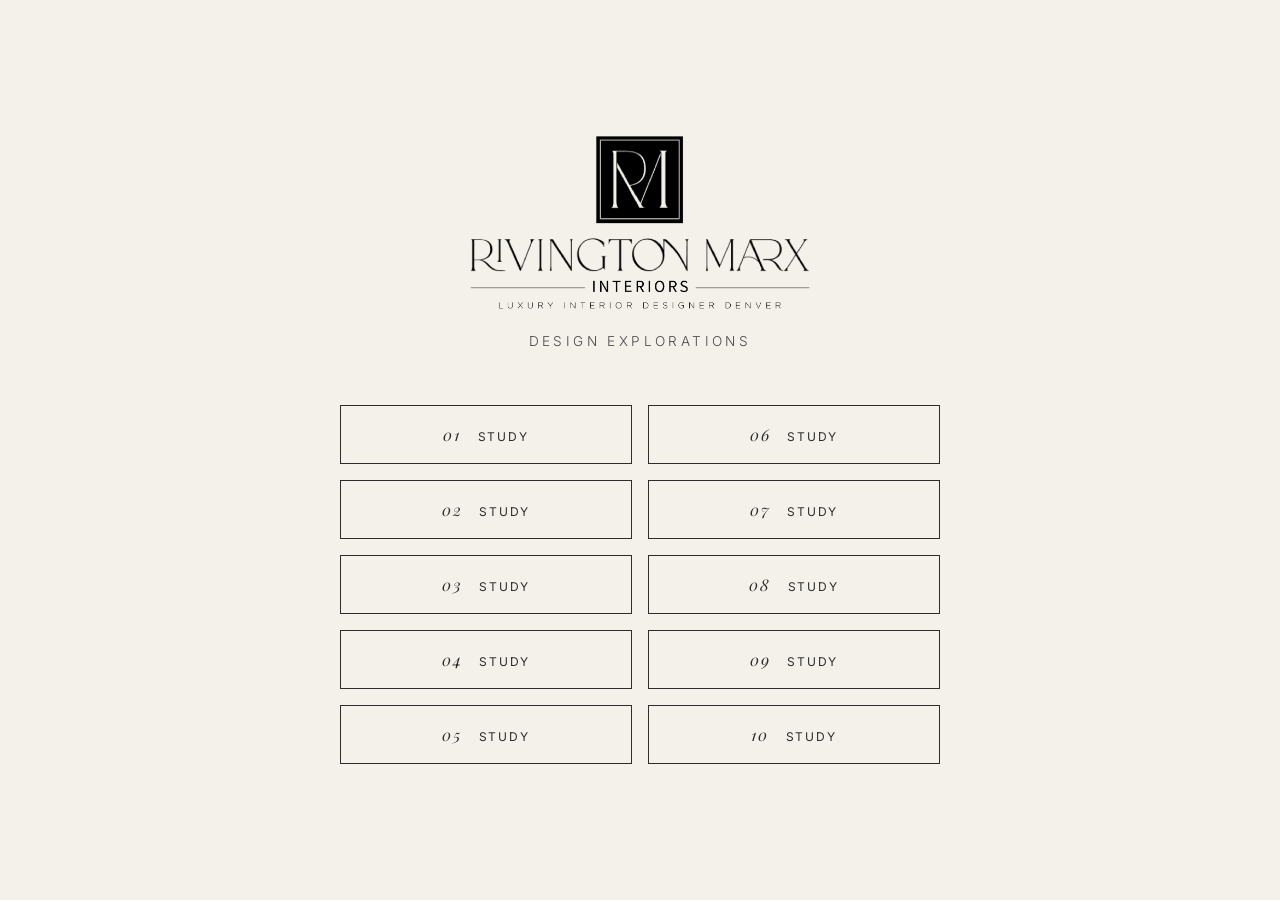
<file: index.html>
<!DOCTYPE html>
<html lang="en">
<head>
  <meta charset="UTF-8">
  <meta name="viewport" content="width=device-width, initial-scale=1.0">
  <title>Rivington Marx | Design Studies</title>
  <link rel="icon" href="data:,">
  <link rel="preconnect" href="https://fonts.googleapis.com">
  <link rel="preconnect" href="https://fonts.gstatic.com" crossorigin>
  <link href="https://fonts.googleapis.com/css2?family=Playfair+Display:ital,wght@0,400;0,600;1,400&family=Inter:wght@300;400&display=swap" rel="stylesheet">
  <style>
    * {
      box-sizing: border-box;
      margin: 0;
      padding: 0;
    }
    body {
      background-color: #F4F1EB;
      color: #2D2D2D;
      font-family: 'Playfair Display', serif;
      min-height: 100vh;
      display: flex;
      flex-direction: column;
      align-items: center;
      justify-content: center;
      padding: 40px 20px;
    }
    .container {
      max-width: 600px;
      width: 100%;
      text-align: center;
    }
    .logo {
      max-width: 340px;
      height: auto;
      margin-bottom: 20px;
    }
    p.subtitle {
      font-family: 'Inter', sans-serif;
      font-size: 0.85rem;
      font-weight: 300;
      text-transform: uppercase;
      letter-spacing: 0.25em;
      color: #4A4A4A;
      margin-bottom: 56px;
    }
    .nav-links {
      display: grid;
      grid-template-columns: repeat(2, minmax(0, 1fr));
      grid-template-rows: repeat(5, auto);
      grid-auto-flow: column;
      gap: 16px;
      align-items: stretch;
    }
    .btn {
      display: inline-block;
      width: 100%;
      max-width: 320px;
      padding: 18px 24px;
      border: 1px solid #2D2D2D;
      background: transparent;
      color: #2D2D2D;
      font-family: 'Inter', sans-serif;
      font-size: 0.75rem;
      font-weight: 400;
      text-transform: uppercase;
      letter-spacing: 0.15em;
      text-decoration: none;
      transition: all 0.4s ease;
    }
    .btn:focus-visible {
      outline: 2px solid #2D2D2D;
      outline-offset: 4px;
    }
    .btn:hover {
      background-color: #2D2D2D;
      color: #F4F1EB;
    }
    .btn-number {
      font-family: 'Playfair Display', serif;
      font-style: italic;
      margin-right: 12px;
      font-size: 1rem;
    }
  </style>
</head>
<body>
  <div class="container">
    <img src="./assets/rivington-marx-logo.png" alt="Rivington Marx Interiors" class="logo">
    <p class="subtitle">Design Explorations</p>

    <div class="nav-links">
      <a href="./study-1/index.html" class="btn" target="_blank" rel="noopener noreferrer" aria-label="Study 1 (opens in a new tab)"><span class="btn-number">01</span> Study</a>
      <a href="./study-2/index.html" class="btn" target="_blank" rel="noopener noreferrer" aria-label="Study 2 (opens in a new tab)"><span class="btn-number">02</span> Study</a>
      <a href="./study-3/index.html" class="btn" target="_blank" rel="noopener noreferrer" aria-label="Study 3 (opens in a new tab)"><span class="btn-number">03</span> Study</a>
      <a href="./study-4/index.html" class="btn" target="_blank" rel="noopener noreferrer" aria-label="Study 4 (opens in a new tab)"><span class="btn-number">04</span> Study</a>
      <a href="./study-5/index.html" class="btn" target="_blank" rel="noopener noreferrer" aria-label="Study 5 (opens in a new tab)"><span class="btn-number">05</span> Study</a>
      <a href="./study-6/index.html" class="btn" target="_blank" rel="noopener noreferrer" aria-label="Study 6 (opens in a new tab)"><span class="btn-number">06</span> Study</a>
      <a href="./study-7/index.html" class="btn" target="_blank" rel="noopener noreferrer" aria-label="Study 7 (opens in a new tab)"><span class="btn-number">07</span> Study</a>
      <a href="./study-8/index.html" class="btn" target="_blank" rel="noopener noreferrer" aria-label="Study 8 (opens in a new tab)"><span class="btn-number">08</span> Study</a>
      <a href="./study-9/index.html" class="btn" target="_blank" rel="noopener noreferrer" aria-label="Study Nine (opens in a new tab)"><span class="btn-number">09</span> Study</a>
      <a href="./study-10/index.html" class="btn" target="_blank" rel="noopener noreferrer" aria-label="Study Ten (opens in a new tab)"><span class="btn-number">10</span> Study</a>
    </div>
  </div>
</body>
</html>
</file>
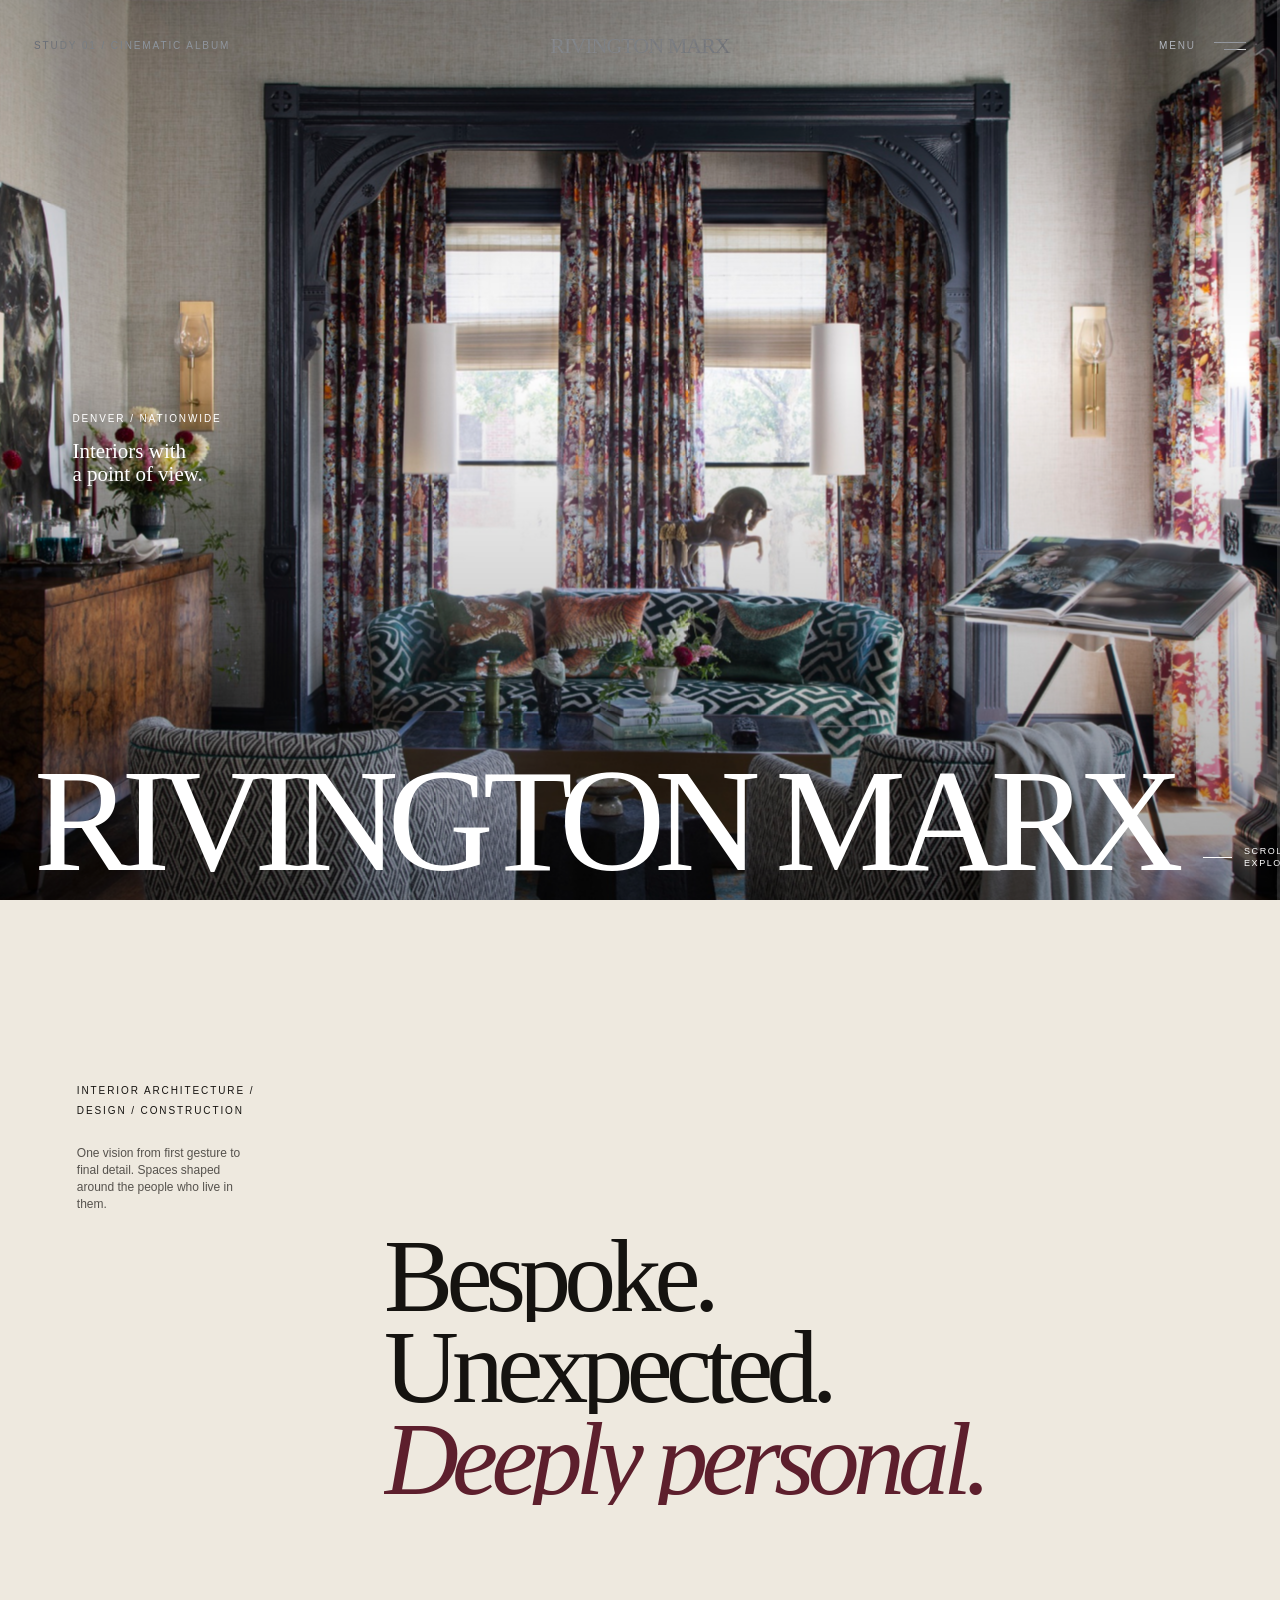
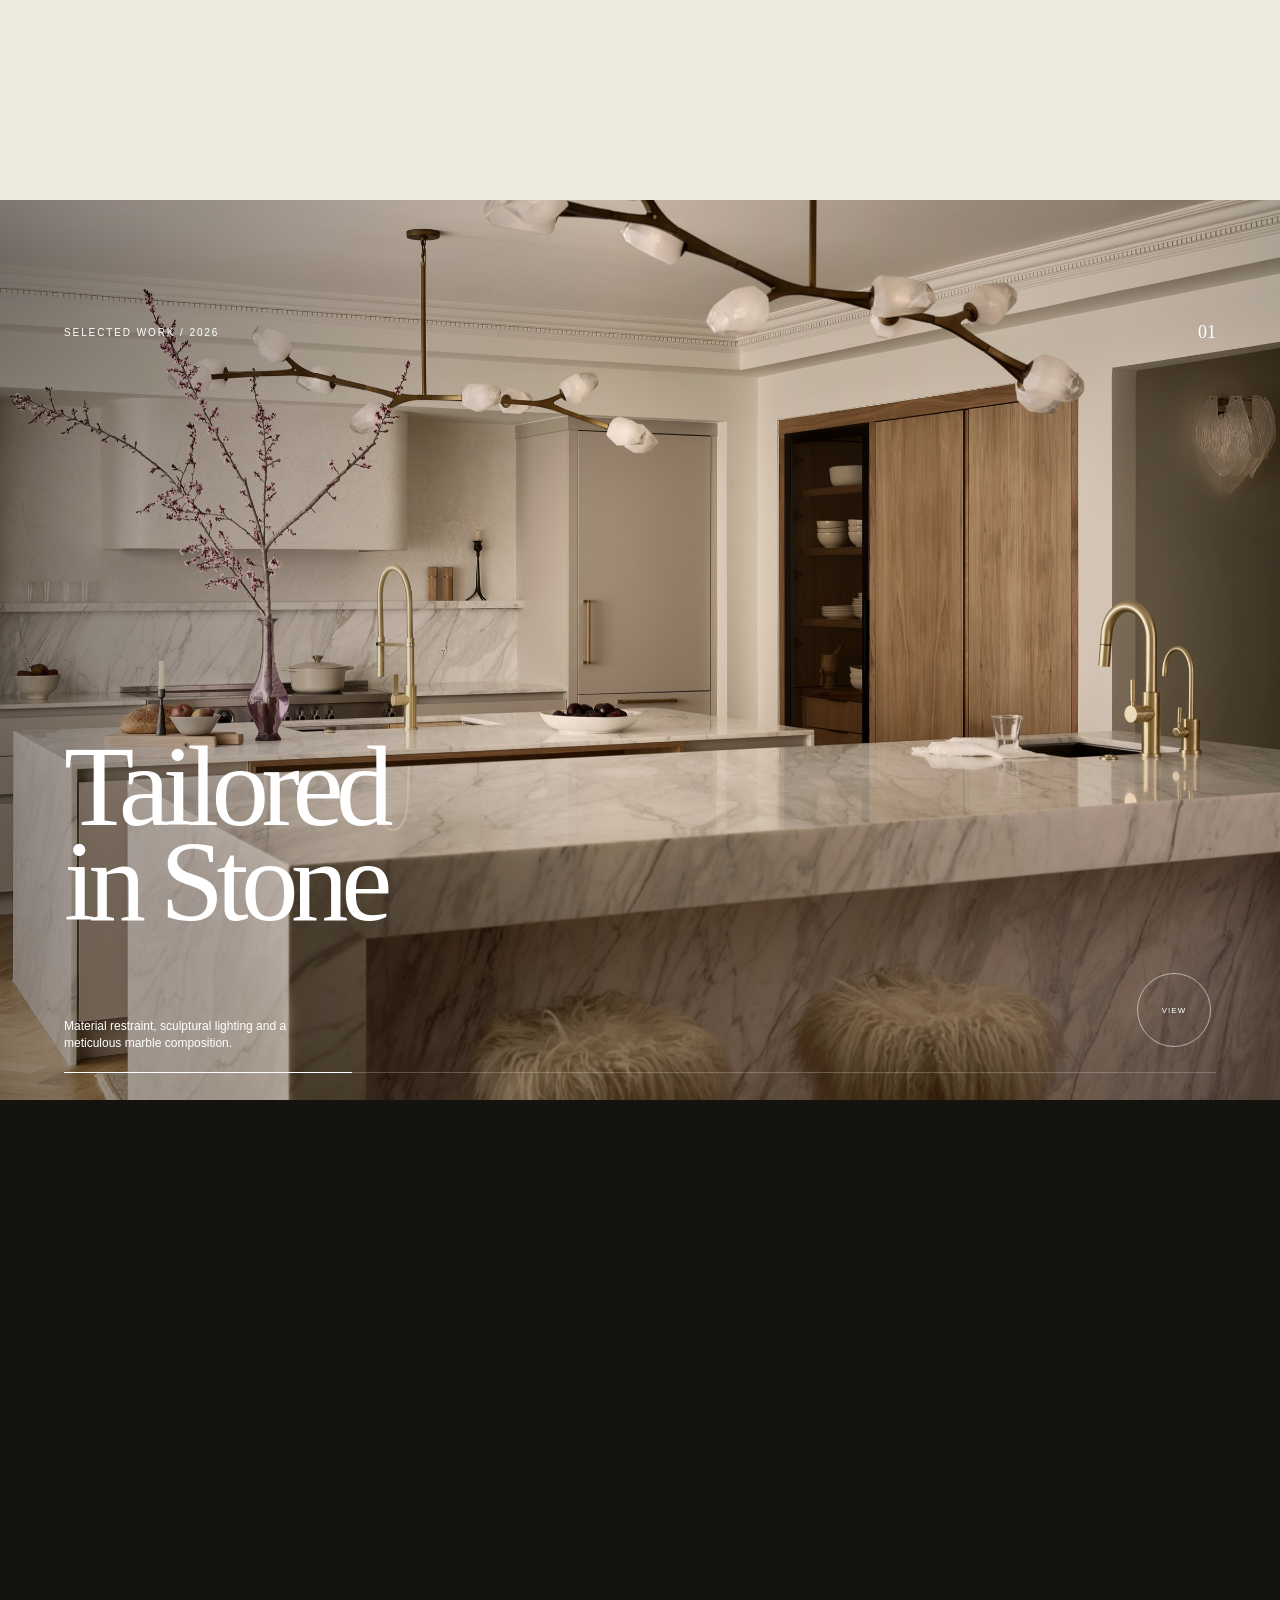
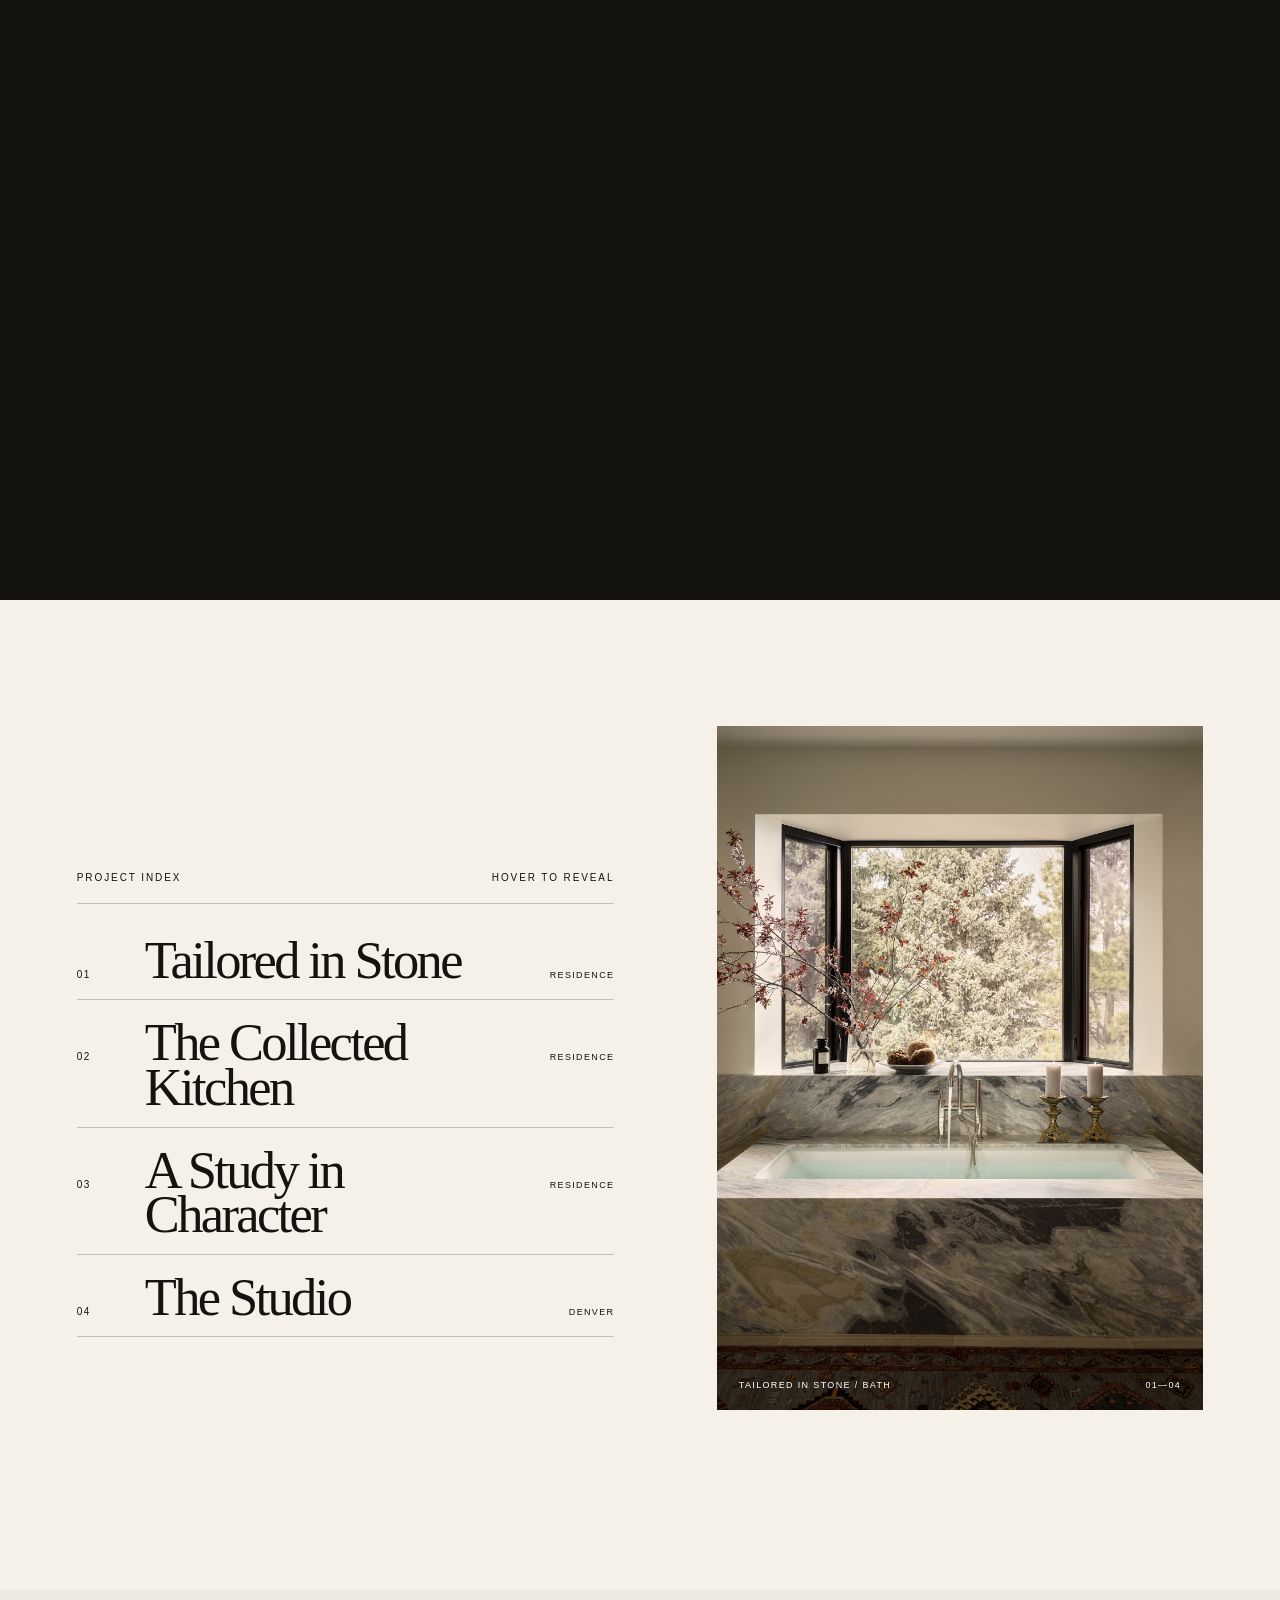
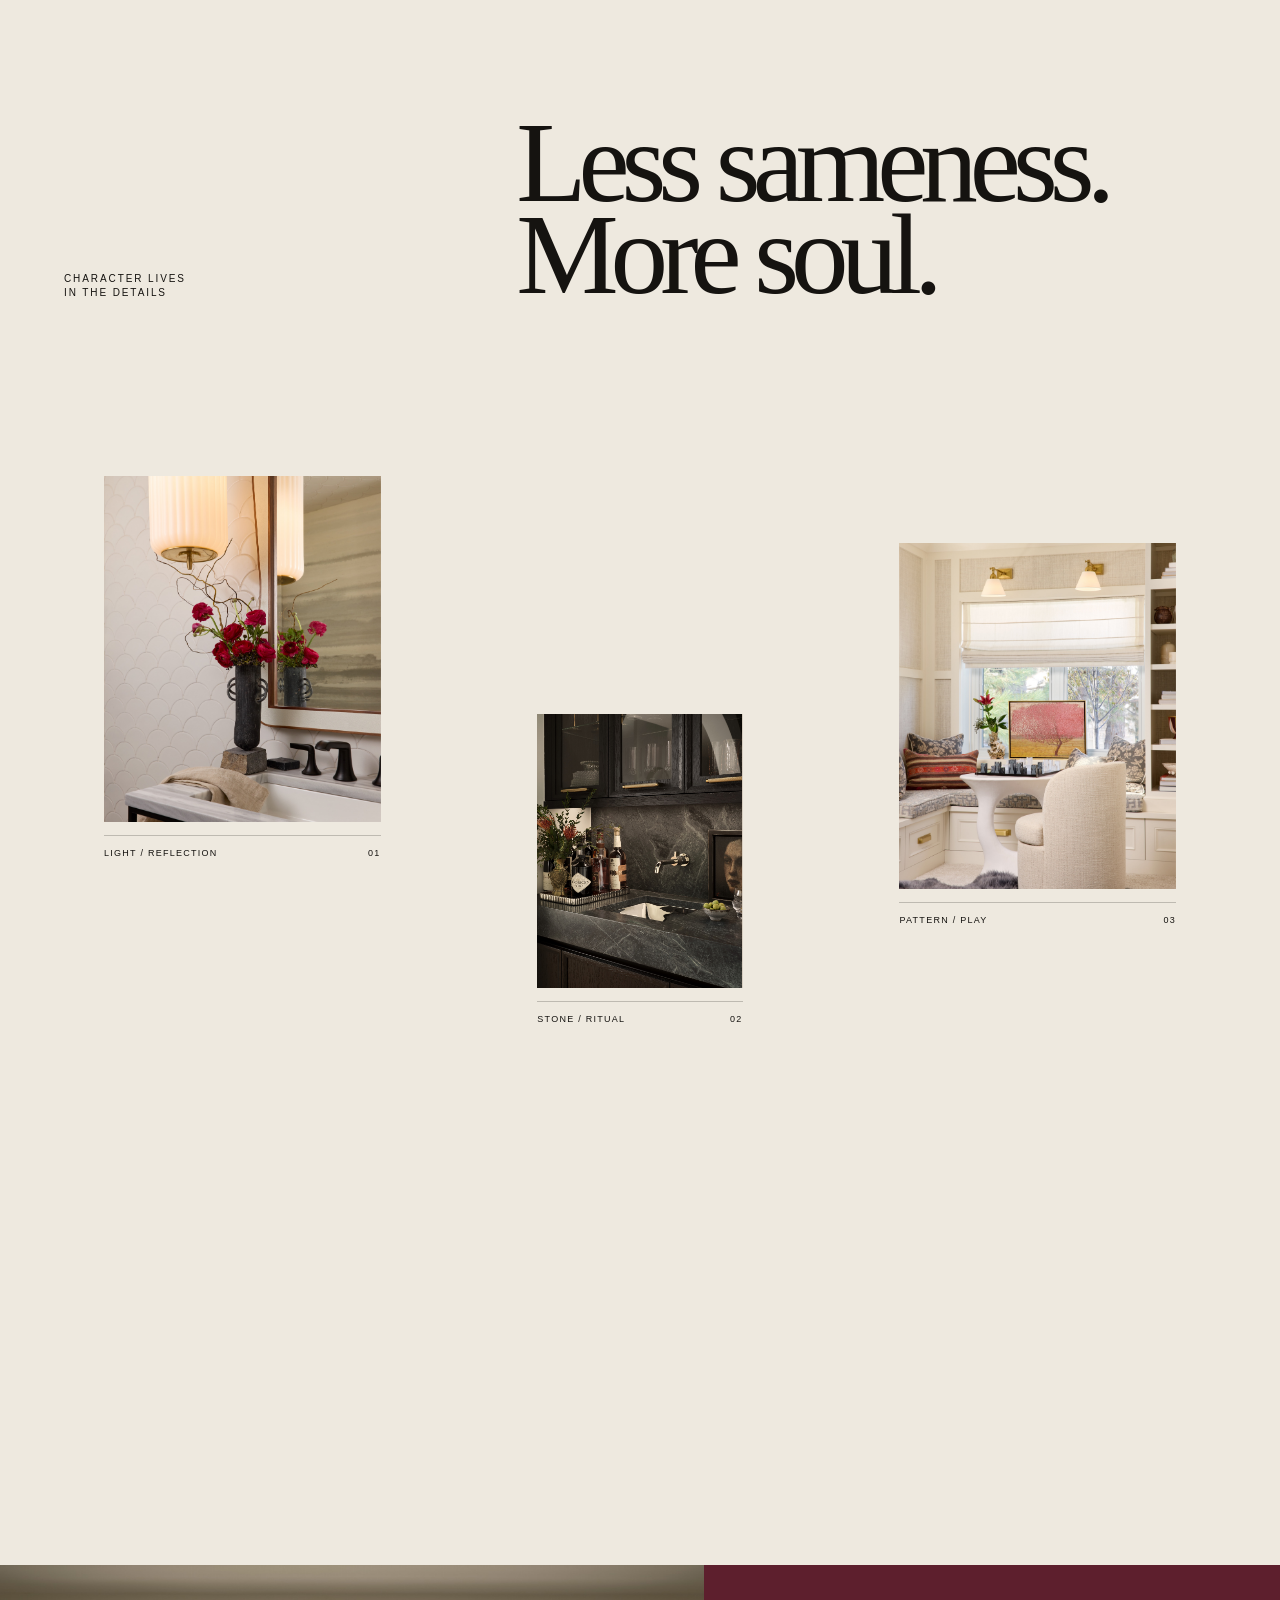
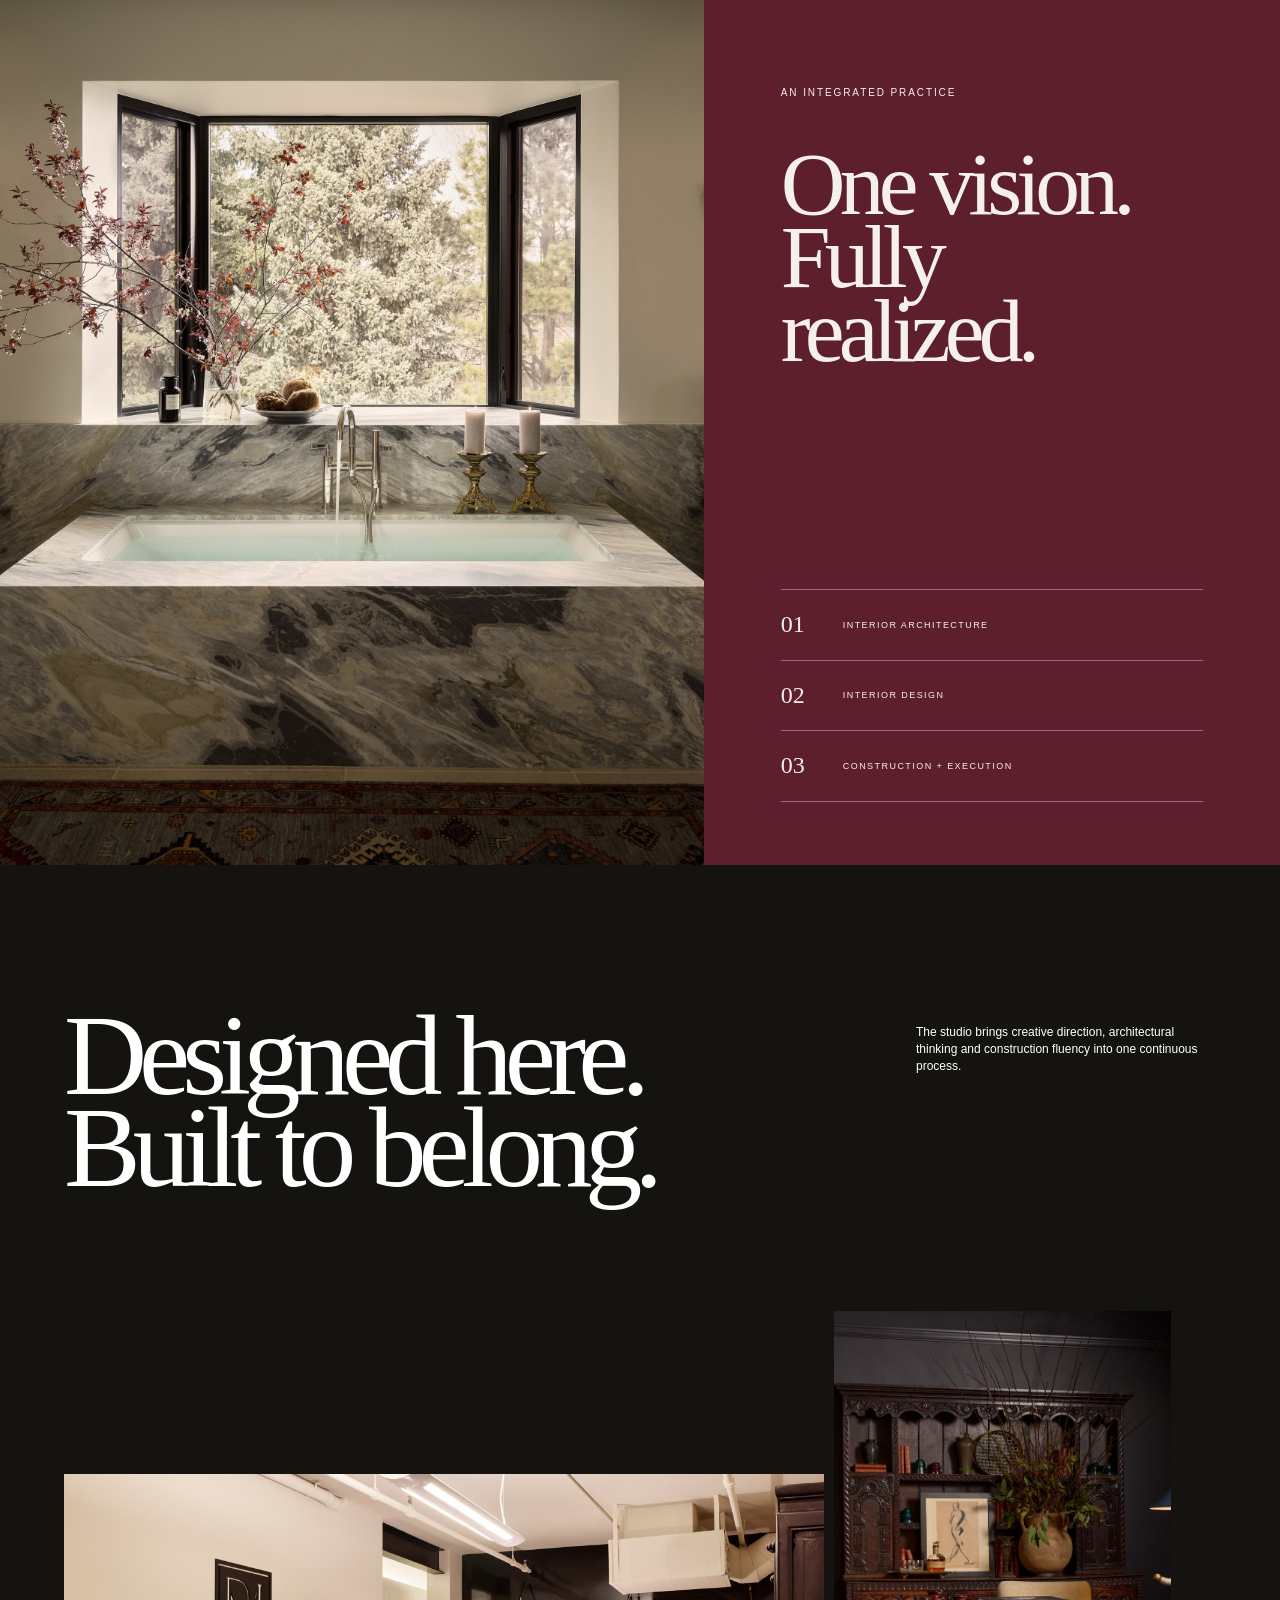
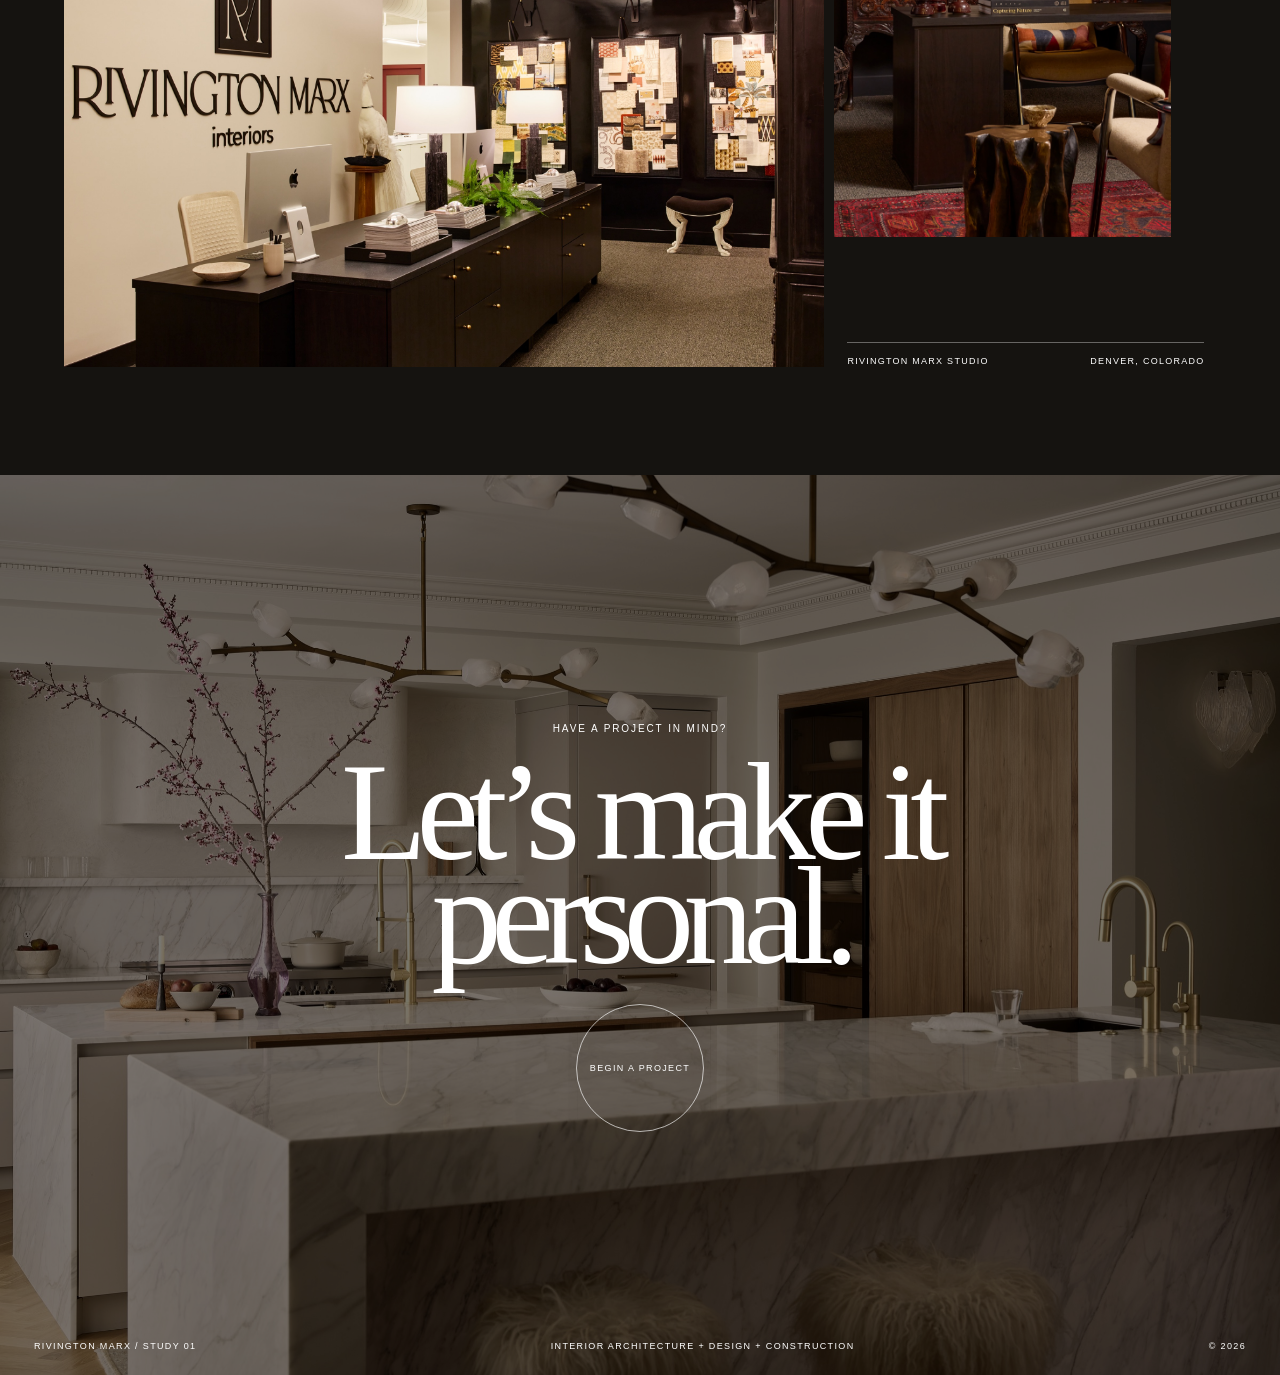
<file: study-1/index.html>
<!doctype html>
<html lang="en">
<head>
  <meta charset="utf-8">
  <meta name="viewport" content="width=device-width, initial-scale=1">
  <meta name="description" content="Rivington Marx — Website Redesign Study One: Cinematic Album.">
  <title>Rivington Marx — Study One</title>
  <style>
    :root {
      --ink: #151310;
      --paper: #eee9df;
      --bone: #f5f0e8;
      --wine: #5d1f2d;
      --line: rgba(21, 19, 16, .22);
      --ease: cubic-bezier(.22, 1, .36, 1);
      --serif: Didot, "Bodoni 72", "Times New Roman", serif;
      --sans: "Helvetica Neue", Helvetica, Arial, sans-serif;
    }

    * { box-sizing: border-box; }
    html { scroll-behavior: smooth; background: var(--ink); }
    body {
      margin: 0;
      color: var(--ink);
      background: var(--paper);
      font-family: var(--sans);
      font-size: 14px;
      line-height: 1.4;
      overflow-x: hidden;
    }
    body.menu-open, body.lightbox-open { overflow: hidden; }
    a { color: inherit; text-decoration: none; }
    button { color: inherit; font: inherit; }
    img { display: block; width: 100%; }
    ::selection { background: var(--wine); color: white; }

    .desktop-gate { display: none; }

    .progress {
      position: fixed;
      z-index: 95;
      right: 0;
      top: 0;
      width: 3px;
      height: 100vh;
      background: rgba(255,255,255,.12);
      mix-blend-mode: difference;
    }
    .progress span {
      display: block;
      width: 100%;
      height: 0;
      background: #fff;
      transition: height .08s linear;
    }

    .site-header {
      position: fixed;
      inset: 0 0 auto;
      z-index: 80;
      height: 92px;
      display: grid;
      grid-template-columns: 1fr auto 1fr;
      align-items: center;
      padding: 0 34px;
      color: #fff;
      mix-blend-mode: difference;
      transition: opacity .4s ease;
    }
    .header-kicker,
    .header-action,
    .eyebrow,
    .slide-meta,
    .small-caps {
      text-transform: uppercase;
      letter-spacing: .19em;
      font-size: 10px;
      font-weight: 500;
    }
    .header-kicker { justify-self: start; }
    .wordmark {
      font-family: var(--serif);
      font-size: 22px;
      line-height: 1;
      letter-spacing: -.045em;
      text-transform: uppercase;
    }
    .header-action {
      justify-self: end;
      display: flex;
      align-items: center;
      gap: 18px;
      background: transparent;
      border: 0;
      padding: 14px 0;
      cursor: pointer;
    }
    .menu-mark { width: 32px; height: 8px; position: relative; }
    .menu-mark::before,
    .menu-mark::after {
      content: "";
      position: absolute;
      left: 0;
      width: 100%;
      height: 1px;
      background: currentColor;
      transition: transform .35s var(--ease);
    }
    .menu-mark::before { top: 0; }
    .menu-mark::after { bottom: 0; width: 70%; left: 30%; }
    .header-action:hover .menu-mark::before { transform: translateX(20%); }
    .header-action:hover .menu-mark::after { transform: translateX(-28%); }

    .menu-panel {
      position: fixed;
      inset: 0;
      z-index: 90;
      background: var(--wine);
      color: var(--bone);
      visibility: hidden;
      clip-path: inset(0 0 100% 0);
      transition: clip-path .85s var(--ease), visibility 0s .85s;
    }
    .menu-panel.open {
      visibility: visible;
      clip-path: inset(0 0 0 0);
      transition: clip-path .85s var(--ease), visibility 0s;
    }
    .menu-close {
      position: absolute;
      top: 36px;
      right: 35px;
      border: 0;
      background: none;
      color: inherit;
      text-transform: uppercase;
      letter-spacing: .16em;
      font-size: 10px;
      cursor: pointer;
      padding: 12px 0;
    }
    .menu-inner {
      height: 100%;
      display: grid;
      grid-template-columns: 1.7fr .65fr;
      gap: 8vw;
      align-items: end;
      padding: 13vh 6vw 7vh;
    }
    .menu-nav { display: flex; flex-direction: column; }
    .menu-nav a {
      font-family: var(--serif);
      font-size: clamp(54px, 7.3vw, 120px);
      line-height: .86;
      letter-spacing: -.055em;
      width: fit-content;
      opacity: .9;
      transform: translateY(25px);
      transition: opacity .25s, transform .8s var(--ease);
    }
    .menu-panel.open .menu-nav a { transform: translateY(0); }
    .menu-nav a:nth-child(2) { transition-delay: .06s; }
    .menu-nav a:nth-child(3) { transition-delay: .12s; }
    .menu-nav a:nth-child(4) { transition-delay: .18s; }
    .menu-nav a:hover { opacity: .45; }
    .menu-aside {
      border-top: 1px solid rgba(255,255,255,.35);
      padding-top: 18px;
      display: grid;
      gap: 40px;
    }
    .menu-aside p { max-width: 28ch; margin: 0; font-size: 12px; }

    .hero {
      position: relative;
      min-height: 100vh;
      color: white;
      background: #111;
      overflow: hidden;
    }
    .hero-media {
      position: absolute;
      inset: -5%;
      will-change: transform;
    }
    .hero-media::after {
      content: "";
      position: absolute;
      inset: 0;
      background: linear-gradient(180deg, rgba(0,0,0,.2), transparent 42%, rgba(0,0,0,.42));
    }
    .hero-media img { height: 110%; object-fit: cover; object-position: center 48%; }
    .hero-copy {
      position: relative;
      z-index: 2;
      min-height: 100vh;
      display: grid;
      grid-template-rows: 1fr auto;
      padding: 124px 34px 28px;
    }
    .hero-intro {
      align-self: center;
      width: 260px;
      margin-left: 3vw;
      opacity: 0;
      transform: translateY(25px);
      animation: reveal .9s var(--ease) .35s forwards;
    }
    .hero-intro p { margin: 12px 0 0; font-family: var(--serif); font-size: 21px; line-height: 1.1; }
    .hero-title-row {
      display: grid;
      grid-template-columns: 1fr auto;
      align-items: end;
      gap: 30px;
    }
    .hero-title {
      margin: 0;
      font-family: var(--serif);
      font-size: clamp(90px, 11.5vw, 184px);
      font-weight: 400;
      line-height: .69;
      letter-spacing: -.075em;
      text-transform: uppercase;
      white-space: nowrap;
      opacity: 0;
      transform: translateY(55px);
      animation: reveal 1.2s var(--ease) .12s forwards;
    }
    .scroll-note {
      width: 140px;
      padding-bottom: 2px;
      text-transform: uppercase;
      letter-spacing: .17em;
      font-size: 9px;
      display: flex;
      align-items: center;
      gap: 12px;
    }
    .scroll-note i { display: block; width: 36px; height: 1px; background: currentColor; transform-origin: left; animation: pulse 1.8s ease-in-out infinite; }
    @keyframes reveal { to { opacity: 1; transform: none; } }
    @keyframes pulse { 0%,100% { transform: scaleX(.25); opacity: .4; } 50% { transform: scaleX(1); opacity: 1; } }

    .statement {
      min-height: 100vh;
      padding: 13vh 6vw 9vh;
      display: grid;
      grid-template-columns: .4fr 1.6fr;
      gap: 8vw;
      align-items: center;
      background: var(--paper);
    }
    .statement-side { align-self: start; padding-top: 7vh; }
    .statement-side p { max-width: 25ch; margin: 26px 0 0; font-size: 12px; color: rgba(21,19,16,.7); }
    .statement-main h2 {
      margin: 0;
      max-width: 12ch;
      font-family: var(--serif);
      font-size: clamp(62px, 8.1vw, 128px);
      line-height: .88;
      font-weight: 400;
      letter-spacing: -.065em;
    }
    .statement-main h2 em { color: var(--wine); font-weight: 400; }
    .reveal-line { display: block; overflow: hidden; }
    .reveal-line span { display: block; transform: translateY(110%); transition: transform 1.05s var(--ease); }
    .in-view .reveal-line span { transform: translateY(0); }

    .album {
      position: relative;
      height: 400vh;
      background: var(--ink);
      color: white;
    }
    .album-sticky { position: sticky; top: 0; height: 100vh; overflow: hidden; }
    .album-track { height: 100%; display: flex; will-change: transform; }
    .slide {
      flex: 0 0 100vw;
      position: relative;
      height: 100vh;
      overflow: hidden;
      cursor: zoom-in;
    }
    .slide-image { position: absolute; inset: 0; overflow: hidden; }
    .slide-image::after { content: ""; position: absolute; inset: 0; background: linear-gradient(90deg, rgba(0,0,0,.42), transparent 48%, rgba(0,0,0,.08)); }
    .slide-image img { height: 100%; object-fit: cover; transition: transform 1.4s var(--ease), filter .7s ease; }
    .slide:hover .slide-image img { transform: scale(1.025); }
    .slide-content {
      position: relative;
      z-index: 2;
      height: 100%;
      padding: 120px 5vw 48px;
      display: flex;
      flex-direction: column;
      justify-content: space-between;
      pointer-events: none;
    }
    .slide-top { display: flex; align-items: center; justify-content: space-between; }
    .slide-number { font-family: var(--serif); font-size: 18px; }
    .slide-title { margin: auto 0 0; max-width: 9ch; font-family: var(--serif); font-size: clamp(76px, 9vw, 145px); line-height: .82; font-weight: 400; letter-spacing: -.065em; }
    .slide-bottom { display: flex; justify-content: space-between; align-items: end; margin-top: 40px; }
    .slide-bottom p { max-width: 36ch; margin: 0; font-size: 12px; }
    .view-cue { width: 84px; height: 84px; border: 1px solid rgba(255,255,255,.6); border-radius: 50%; display: grid; place-items: center; text-transform: uppercase; letter-spacing: .14em; font-size: 9px; transform: scale(.88); transition: transform .5s var(--ease), background .35s, color .35s; }
    .slide:hover .view-cue { transform: scale(1); background: white; color: var(--ink); }
    .album-ui {
      position: absolute;
      z-index: 3;
      left: 5vw;
      right: 5vw;
      bottom: 27px;
      height: 1px;
      background: rgba(255,255,255,.22);
      pointer-events: none;
    }
    .album-ui span { display: block; width: 25%; height: 100%; background: white; transform-origin: left; }

    .index-section {
      min-height: 110vh;
      background: var(--bone);
      padding: 14vh 6vw 12vh;
      display: grid;
      grid-template-columns: 1.05fr .95fr;
      gap: 8vw;
    }
    .index-list { align-self: center; }
    .index-heading { display: flex; justify-content: space-between; border-bottom: 1px solid var(--line); padding-bottom: 18px; margin-bottom: 14px; }
    .project-link {
      display: grid;
      grid-template-columns: 50px 1fr auto;
      align-items: baseline;
      gap: 18px;
      padding: 20px 0 17px;
      border-bottom: 1px solid var(--line);
      cursor: pointer;
      transition: padding .5s var(--ease), opacity .3s;
    }
    .project-link:hover, .project-link:focus { padding-left: 18px; outline: none; }
    .project-link .num { font-size: 10px; letter-spacing: .15em; }
    .project-link .name { font-family: var(--serif); font-size: clamp(38px, 4.1vw, 66px); line-height: .85; letter-spacing: -.05em; }
    .project-link .kind { text-transform: uppercase; letter-spacing: .15em; font-size: 9px; }
    .index-visual { position: sticky; top: 12vh; height: 76vh; align-self: start; overflow: hidden; background: #2b2925; }
    .index-visual img { position: absolute; inset: 0; height: 100%; object-fit: cover; opacity: 0; transform: scale(1.06); transition: opacity .65s ease, transform .9s var(--ease); }
    .index-visual img.active { opacity: 1; transform: scale(1); }
    .index-caption { position: absolute; z-index: 3; inset: auto 22px 18px; color: white; display: flex; justify-content: space-between; text-transform: uppercase; letter-spacing: .15em; font-size: 9px; }

    .editorial {
      min-height: 175vh;
      position: relative;
      background: var(--paper);
      padding: 14vh 5vw 18vh;
      overflow: hidden;
    }
    .editorial-header { display: grid; grid-template-columns: 1fr 2fr; gap: 8vw; align-items: end; margin-bottom: 18vh; }
    .editorial-header h2 { margin: 0; max-width: 12ch; font-family: var(--serif); font-size: clamp(68px, 9vw, 145px); font-weight: 400; line-height: .8; letter-spacing: -.07em; }
    .editorial-grid { display: grid; grid-template-columns: 1fr .8fr 1fr; gap: 6vw; align-items: start; }
    .editorial-card { position: relative; }
    .editorial-card:nth-child(2) { margin-top: 28vh; }
    .editorial-card:nth-child(3) { margin-top: 9vh; }
    .editorial-frame { overflow: hidden; background: #ddd4c6; }
    .editorial-card:nth-child(1) .editorial-frame { aspect-ratio: 4/5; }
    .editorial-card:nth-child(2) .editorial-frame { aspect-ratio: 3/4; }
    .editorial-card:nth-child(3) .editorial-frame { aspect-ratio: 4/5; }
    .editorial-frame img { height: 112%; object-fit: cover; transform: translateY(-6%); will-change: transform; transition: transform 1s var(--ease); }
    .editorial-card:hover img { transform: translateY(-6%) scale(1.025); }
    .editorial-caption { display: flex; justify-content: space-between; gap: 20px; margin-top: 13px; padding-top: 11px; border-top: 1px solid var(--line); text-transform: uppercase; letter-spacing: .14em; font-size: 9px; }

    .approach {
      min-height: 100vh;
      display: grid;
      grid-template-columns: 1.1fr .9fr;
      background: var(--wine);
      color: var(--bone);
    }
    .approach-media { position: relative; overflow: hidden; min-height: 100vh; }
    .approach-media img { position: absolute; inset: 0; height: 100%; object-fit: cover; object-position: center; transition: transform 1.4s var(--ease); }
    .approach:hover .approach-media img { transform: scale(1.02); }
    .approach-copy { padding: 13vh 6vw 7vh; display: flex; flex-direction: column; justify-content: space-between; }
    .approach-copy h2 { margin: 5vh 0 0; max-width: 8ch; font-family: var(--serif); font-size: clamp(64px, 7vw, 112px); font-weight: 400; line-height: .82; letter-spacing: -.065em; }
    .approach-points { border-top: 1px solid rgba(255,255,255,.35); }
    .approach-point { display: grid; grid-template-columns: 40px 1fr; gap: 22px; padding: 18px 0; border-bottom: 1px solid rgba(255,255,255,.35); }
    .approach-point strong { font-family: var(--serif); font-size: 24px; font-weight: 400; }
    .approach-point span { align-self: center; text-transform: uppercase; letter-spacing: .16em; font-size: 9px; }

    .studio {
      min-height: 130vh;
      background: var(--ink);
      color: white;
      padding: 16vh 5vw 12vh;
      position: relative;
    }
    .studio-top { display: flex; justify-content: space-between; align-items: start; margin-bottom: 12vh; }
    .studio-top h2 { margin: 0; max-width: 11ch; font-family: var(--serif); font-size: clamp(74px, 9vw, 146px); line-height: .8; letter-spacing: -.07em; font-weight: 400; }
    .studio-top p { width: 300px; margin: 15px 0 0; font-size: 12px; opacity: .72; }
    .studio-collage { position: relative; height: 74vh; }
    .studio-collage .wide { position: absolute; left: 0; bottom: 0; width: 66%; height: 74%; object-fit: cover; }
    .studio-collage .tall { position: absolute; right: 3%; top: 0; width: 31%; height: 82%; object-fit: cover; border: 10px solid var(--ink); }
    .studio-label { position: absolute; z-index: 2; right: 1%; bottom: 0; width: 31%; border-top: 1px solid rgba(255,255,255,.35); padding-top: 12px; display: flex; justify-content: space-between; text-transform: uppercase; letter-spacing: .14em; font-size: 9px; }

    .closing {
      min-height: 100vh;
      position: relative;
      display: grid;
      place-items: center;
      color: white;
      background: #181512;
      overflow: hidden;
    }
    .closing > img { position: absolute; inset: 0; height: 100%; object-fit: cover; filter: brightness(.47); transition: transform 2s var(--ease); }
    .closing:hover > img { transform: scale(1.025); }
    .closing-copy { position: relative; z-index: 2; text-align: center; }
    .closing-copy h2 { margin: 22px 0 36px; font-family: var(--serif); font-size: clamp(90px, 11vw, 180px); line-height: .74; letter-spacing: -.075em; font-weight: 400; }
    .circle-link { width: 128px; height: 128px; margin: 0 auto; border: 1px solid rgba(255,255,255,.65); border-radius: 50%; display: grid; place-items: center; text-transform: uppercase; letter-spacing: .15em; font-size: 9px; transition: background .45s, color .45s, transform .45s var(--ease); }
    .circle-link:hover { background: white; color: var(--ink); transform: scale(1.06); }
    .footer-line { position: absolute; z-index: 2; bottom: 23px; left: 34px; right: 34px; display: flex; justify-content: space-between; text-transform: uppercase; letter-spacing: .15em; font-size: 9px; }

    .lightbox {
      position: fixed;
      inset: 0;
      z-index: 110;
      background: #090806;
      color: white;
      display: grid;
      grid-template-columns: 1fr 260px;
      visibility: hidden;
      opacity: 0;
      transition: opacity .5s ease, visibility 0s .5s;
    }
    .lightbox.open { visibility: visible; opacity: 1; transition: opacity .5s ease, visibility 0s; }
    .lightbox-image { min-width: 0; position: relative; display: grid; place-items: center; padding: 3vh 3vw; }
    .lightbox-image img { max-height: 94vh; width: 100%; height: 100%; object-fit: contain; transform: scale(.96); transition: transform .75s var(--ease); }
    .lightbox.open .lightbox-image img { transform: scale(1); }
    .lightbox-info { border-left: 1px solid rgba(255,255,255,.2); padding: 36px 28px 28px; display: flex; flex-direction: column; justify-content: space-between; }
    .lightbox-close { align-self: flex-end; background: none; border: 0; color: white; cursor: pointer; text-transform: uppercase; letter-spacing: .15em; font-size: 9px; padding: 10px 0; }
    .lightbox-info h3 { margin: 0 0 12px; font-family: var(--serif); font-size: 34px; font-weight: 400; line-height: 1; }
    .lightbox-info p { margin: 0; font-size: 11px; opacity: .65; }

    [data-reveal] { opacity: 0; transform: translateY(40px); transition: opacity .9s var(--ease), transform .9s var(--ease); }
    [data-reveal].in-view { opacity: 1; transform: none; }

    @media (prefers-reduced-motion: reduce) {
      html { scroll-behavior: auto; }
      *, *::before, *::after { animation-duration: .01ms !important; animation-iteration-count: 1 !important; transition-duration: .01ms !important; }
      .album { height: auto; }
      .album-sticky { position: static; height: auto; overflow: visible; }
      .album-track { display: block; transform: none !important; }
      .slide { height: 100vh; }
      .album-ui { display: none; }
    }

    @media (max-width: 979px) {
      body > *:not(.desktop-gate) { display: none !important; }
      .desktop-gate { min-height: 100vh; display: grid; place-items: center; padding: 40px; background: var(--paper); text-align: center; }
      .desktop-gate h1 { margin: 0 0 18px; font-family: var(--serif); font-size: 52px; line-height: .9; font-weight: 400; }
      .desktop-gate p { max-width: 38ch; margin: 0; }
    }
  </style>
</head>
<body>
  <div class="desktop-gate">
    <div>
      <h1>Desktop study only.</h1>
      <p>This first Rivington Marx design study is intentionally presented at desktop scale. The mobile experience will be designed after direction approval.</p>
    </div>
  </div>

  <div class="progress" aria-hidden="true"><span></span></div>

  <header class="site-header">
    <div class="header-kicker">Study 01 / Cinematic Album</div>
    <a class="wordmark" href="#top" aria-label="Rivington Marx home">Rivington Marx</a>
    <button class="header-action" type="button" aria-expanded="false" aria-controls="menuPanel">
      <span>Menu</span><i class="menu-mark" aria-hidden="true"></i>
    </button>
  </header>

  <aside class="menu-panel" id="menuPanel" aria-hidden="true">
    <button class="menu-close" type="button">Close ×</button>
    <div class="menu-inner">
      <nav class="menu-nav" aria-label="Primary navigation">
        <a href="#work">Selected work</a>
        <a href="#approach">Approach</a>
        <a href="#studio">Studio</a>
        <a href="#contact">Contact</a>
      </nav>
      <div class="menu-aside">
        <p class="small-caps">Interior architecture<br>Design + construction</p>
        <p>Denver based.<br>Working nationwide.</p>
        <p>Study One is a direction prototype. Links and final copy are illustrative pending client approval.</p>
      </div>
    </div>
  </aside>

  <main>
    <section class="hero" id="top">
      <div class="hero-media"><img src="../assets/collected-living.jpg" alt="Pattern-rich Rivington Marx living room with carved millwork and layered furnishings"></div>
      <div class="hero-copy">
        <div class="hero-intro">
          <span class="eyebrow">Denver / Nationwide</span>
          <p>Interiors with<br>a point of view.</p>
        </div>
        <div class="hero-title-row">
          <h1 class="hero-title">Rivington Marx</h1>
          <div class="scroll-note"><i></i><span>Scroll to explore</span></div>
        </div>
      </div>
    </section>

    <section class="statement observe-lines">
      <div class="statement-side" data-reveal>
        <span class="eyebrow">Interior architecture / Design / Construction</span>
        <p>One vision from first gesture to final detail. Spaces shaped around the people who live in them.</p>
      </div>
      <div class="statement-main">
        <h2>
          <span class="reveal-line"><span>Bespoke.</span></span>
          <span class="reveal-line"><span>Unexpected.</span></span>
          <span class="reveal-line"><span><em>Deeply personal.</em></span></span>
        </h2>
      </div>
    </section>

    <section class="album" id="work" aria-label="Selected work">
      <div class="album-sticky">
        <div class="album-track">
          <article class="slide" data-title="Tailored in Stone" data-note="Selected residence / Image album" data-full="../assets/stone-kitchen.jpg">
            <div class="slide-image"><img src="../assets/stone-kitchen.jpg" alt="Tailored in Stone kitchen with sculptural lighting and marble islands"></div>
            <div class="slide-content">
              <div class="slide-top"><span class="slide-meta">Selected work / 2026</span><span class="slide-number">01</span></div>
              <h2 class="slide-title">Tailored<br>in Stone</h2>
              <div class="slide-bottom"><p>Material restraint, sculptural lighting and a meticulous marble composition.</p><span class="view-cue">View</span></div>
            </div>
          </article>
          <article class="slide" data-title="Private Residence I" data-note="Collected rooms / Image album" data-full="../assets/collected-bath.jpg">
            <div class="slide-image"><img src="../assets/collected-bath.jpg" alt="Collected bathroom with exposed brick, patterned tile and abundant flowers"></div>
            <div class="slide-content">
              <div class="slide-top"><span class="slide-meta">Selected residence / Colorado</span><span class="slide-number">02</span></div>
              <h2 class="slide-title">Collected<br>Rooms</h2>
              <div class="slide-bottom"><p>Old bones, vivid botanicals and a lived-in dialogue between eras.</p><span class="view-cue">View</span></div>
            </div>
          </article>
          <article class="slide" data-title="Private Residence II" data-note="Character study / Image album" data-full="../assets/portrait-vignette.jpg">
            <div class="slide-image"><img src="../assets/portrait-vignette.jpg" alt="Layered sitting room with expressive portrait, burl cabinet and patterned textiles"></div>
            <div class="slide-content">
              <div class="slide-top"><span class="slide-meta">Selected residence / Denver</span><span class="slide-number">03</span></div>
              <h2 class="slide-title">Art &<br>Character</h2>
              <div class="slide-bottom"><p>Rooms that reward a second look—art, objects and pattern held in deliberate tension.</p><span class="view-cue">View</span></div>
            </div>
          </article>
          <article class="slide" data-title="Studio Study" data-note="Rivington Marx / Image album" data-full="../assets/studio-detail.jpg">
            <div class="slide-image"><img src="../assets/studio-detail.jpg" alt="Dark Rivington Marx studio room with carved cabinet, art and layered furnishings"></div>
            <div class="slide-content">
              <div class="slide-top"><span class="slide-meta">The studio / Denver</span><span class="slide-number">04</span></div>
              <h2 class="slide-title">A Point<br>of View</h2>
              <div class="slide-bottom"><p>Rigorous enough to build. Personal enough to feel inevitable.</p><span class="view-cue">View</span></div>
            </div>
          </article>
        </div>
        <div class="album-ui"><span></span></div>
      </div>
    </section>

    <section class="index-section" aria-label="Project index">
      <div class="index-list" data-reveal>
        <div class="index-heading"><span class="eyebrow">Project index</span><span class="eyebrow">Hover to reveal</span></div>
        <a class="project-link" href="#work" data-image="../assets/tailored-bath.jpg" data-caption="Tailored in Stone / Bath">
          <span class="num">01</span><span class="name">Tailored in Stone</span><span class="kind">Residence</span>
        </a>
        <a class="project-link" href="#work" data-image="../assets/kitchen-dark.jpg" data-caption="Selected residence / Kitchen">
          <span class="num">02</span><span class="name">The Collected Kitchen</span><span class="kind">Residence</span>
        </a>
        <a class="project-link" href="#work" data-image="../assets/desk.jpg" data-caption="Selected residence / Study">
          <span class="num">03</span><span class="name">A Study in Character</span><span class="kind">Residence</span>
        </a>
        <a class="project-link" href="#studio" data-image="../assets/studio.jpg" data-caption="Rivington Marx / Studio">
          <span class="num">04</span><span class="name">The Studio</span><span class="kind">Denver</span>
        </a>
      </div>
      <div class="index-visual" aria-live="polite">
        <img class="active" src="../assets/tailored-bath.jpg" alt="Tailored in Stone marble bath">
        <div class="index-caption"><span>Tailored in Stone / Bath</span><span>01—04</span></div>
      </div>
    </section>

    <section class="editorial" aria-label="Details and atmosphere">
      <div class="editorial-header">
        <span class="eyebrow" data-reveal>Character lives<br>in the details</span>
        <h2 data-reveal>Less sameness.<br>More soul.</h2>
      </div>
      <div class="editorial-grid">
        <figure class="editorial-card" data-reveal>
          <div class="editorial-frame"><img src="../assets/powder-detail.jpg" alt="Powder room detail with sculptural light, flowers and mirror"></div>
          <figcaption class="editorial-caption"><span>Light / Reflection</span><span>01</span></figcaption>
        </figure>
        <figure class="editorial-card" data-reveal>
          <div class="editorial-frame"><img src="../assets/tailored-bar.jpg" alt="Dark stone bar with glass cabinetry, flowers and artwork"></div>
          <figcaption class="editorial-caption"><span>Stone / Ritual</span><span>02</span></figcaption>
        </figure>
        <figure class="editorial-card" data-reveal>
          <div class="editorial-frame"><img src="../assets/window-seat.jpg" alt="Tailored window seat with layered textiles, art and game table"></div>
          <figcaption class="editorial-caption"><span>Pattern / Play</span><span>03</span></figcaption>
        </figure>
      </div>
    </section>

    <section class="approach" id="approach">
      <div class="approach-media"><img src="../assets/tailored-bath.jpg" alt="Sculptural stone bath framed by a large window"></div>
      <div class="approach-copy">
        <div>
          <span class="eyebrow">An integrated practice</span>
          <h2>One vision.<br>Fully realized.</h2>
        </div>
        <div class="approach-points">
          <div class="approach-point"><strong>01</strong><span>Interior architecture</span></div>
          <div class="approach-point"><strong>02</strong><span>Interior design</span></div>
          <div class="approach-point"><strong>03</strong><span>Construction + execution</span></div>
        </div>
      </div>
    </section>

    <section class="studio" id="studio">
      <div class="studio-top">
        <h2 data-reveal>Designed here.<br>Built to belong.</h2>
        <p data-reveal>The studio brings creative direction, architectural thinking and construction fluency into one continuous process.</p>
      </div>
      <div class="studio-collage" data-reveal>
        <img class="wide" src="../assets/studio.jpg" alt="Rivington Marx studio reception and material boards">
        <img class="tall" src="../assets/studio-detail.jpg" alt="Rivington Marx studio detail with carved cabinet and layered objects">
        <div class="studio-label"><span>Rivington Marx studio</span><span>Denver, Colorado</span></div>
      </div>
    </section>

    <section class="closing" id="contact">
      <img src="../assets/stone-kitchen.jpg" alt="Tailored in Stone marble kitchen">
      <div class="closing-copy" data-reveal>
        <span class="eyebrow">Have a project in mind?</span>
        <h2>Let’s make it<br>personal.</h2>
        <a class="circle-link" href="https://rivingtonmarx.com/contact/" target="_blank" rel="noreferrer">Begin a project</a>
      </div>
      <div class="footer-line"><span>Rivington Marx / Study 01</span><span>Interior architecture + design + construction</span><span>© 2026</span></div>
    </section>
  </main>

  <div class="lightbox" role="dialog" aria-modal="true" aria-hidden="true" aria-label="Project image viewer">
    <div class="lightbox-image"><img src="../assets/stone-kitchen.jpg" alt=""></div>
    <div class="lightbox-info">
      <button class="lightbox-close" type="button">Close ×</button>
      <div><h3>Tailored in Stone</h3><p>Selected residence / Image album</p></div>
      <span class="small-caps">Rivington Marx / Study 01</span>
    </div>
  </div>

  <script>
    (() => {
      const body = document.body;
      const menuButton = document.querySelector('.header-action');
      const menuPanel = document.querySelector('.menu-panel');
      const menuClose = document.querySelector('.menu-close');
      const menuLinks = [...document.querySelectorAll('.menu-nav a')];
      const progress = document.querySelector('.progress span');
      const heroMedia = document.querySelector('.hero-media');
      const album = document.querySelector('.album');
      const albumTrack = document.querySelector('.album-track');
      const albumBar = document.querySelector('.album-ui span');
      const slides = [...document.querySelectorAll('.slide')];
      const reducedMotion = window.matchMedia('(prefers-reduced-motion: reduce)').matches;

      function setMenu(open) {
        menuPanel.classList.toggle('open', open);
        menuPanel.setAttribute('aria-hidden', String(!open));
        menuButton.setAttribute('aria-expanded', String(open));
        body.classList.toggle('menu-open', open);
        if (open) menuClose.focus();
      }
      menuButton.addEventListener('click', () => setMenu(true));
      menuClose.addEventListener('click', () => setMenu(false));
      menuLinks.forEach(link => link.addEventListener('click', () => setMenu(false)));

      const observer = new IntersectionObserver(entries => {
        entries.forEach(entry => {
          if (entry.isIntersecting) entry.target.classList.add('in-view');
        });
      }, { threshold: .16 });
      document.querySelectorAll('[data-reveal], .observe-lines').forEach(el => observer.observe(el));

      function updateScroll() {
        const max = document.documentElement.scrollHeight - innerHeight;
        const pageProgress = max > 0 ? scrollY / max : 0;
        progress.style.height = `${pageProgress * 100}%`;

        if (!reducedMotion) {
          heroMedia.style.transform = `translate3d(0, ${Math.min(scrollY * .12, 85)}px, 0) scale(1.015)`;
          const rect = album.getBoundingClientRect();
          const available = album.offsetHeight - innerHeight;
          const local = Math.min(1, Math.max(0, -rect.top / available));
          albumTrack.style.transform = `translate3d(${-local * (slides.length - 1) * 100}vw, 0, 0)`;
          albumBar.style.width = `${25 + local * 75}%`;
        }
      }
      addEventListener('scroll', updateScroll, { passive: true });
      addEventListener('resize', updateScroll);
      updateScroll();

      document.querySelector('.hero').addEventListener('pointermove', event => {
        if (reducedMotion) return;
        const x = (event.clientX / innerWidth - .5) * 16;
        const y = (event.clientY / innerHeight - .5) * 10;
        heroMedia.style.marginLeft = `${x}px`;
        heroMedia.style.marginTop = `${y}px`;
      });

      const visual = document.querySelector('.index-visual');
      const visualImage = visual.querySelector('img');
      const visualCaption = visual.querySelector('.index-caption span');
      document.querySelectorAll('.project-link').forEach(link => {
        const activate = () => {
          visualImage.classList.remove('active');
          setTimeout(() => {
            visualImage.src = link.dataset.image;
            visualImage.alt = link.dataset.caption;
            visualCaption.textContent = link.dataset.caption;
            visualImage.classList.add('active');
          }, 180);
        };
        link.addEventListener('mouseenter', activate);
        link.addEventListener('focus', activate);
      });

      const lightbox = document.querySelector('.lightbox');
      const lightboxImage = lightbox.querySelector('.lightbox-image img');
      const lightboxTitle = lightbox.querySelector('h3');
      const lightboxNote = lightbox.querySelector('.lightbox-info p');
      const lightboxClose = lightbox.querySelector('.lightbox-close');

      function closeLightbox() {
        lightbox.classList.remove('open');
        lightbox.setAttribute('aria-hidden', 'true');
        body.classList.remove('lightbox-open');
      }
      slides.forEach(slide => slide.addEventListener('click', () => {
        lightboxImage.src = slide.dataset.full;
        lightboxImage.alt = slide.querySelector('img').alt;
        lightboxTitle.textContent = slide.dataset.title;
        lightboxNote.textContent = slide.dataset.note;
        lightbox.classList.add('open');
        lightbox.setAttribute('aria-hidden', 'false');
        body.classList.add('lightbox-open');
        lightboxClose.focus();
      }));
      lightboxClose.addEventListener('click', closeLightbox);
      lightbox.addEventListener('click', event => { if (event.target === lightbox) closeLightbox(); });

      addEventListener('keydown', event => {
        if (event.key === 'Escape') {
          if (lightbox.classList.contains('open')) closeLightbox();
          else if (menuPanel.classList.contains('open')) setMenu(false);
        }
      });
    })();
  </script>
</body>
</html>
</file>
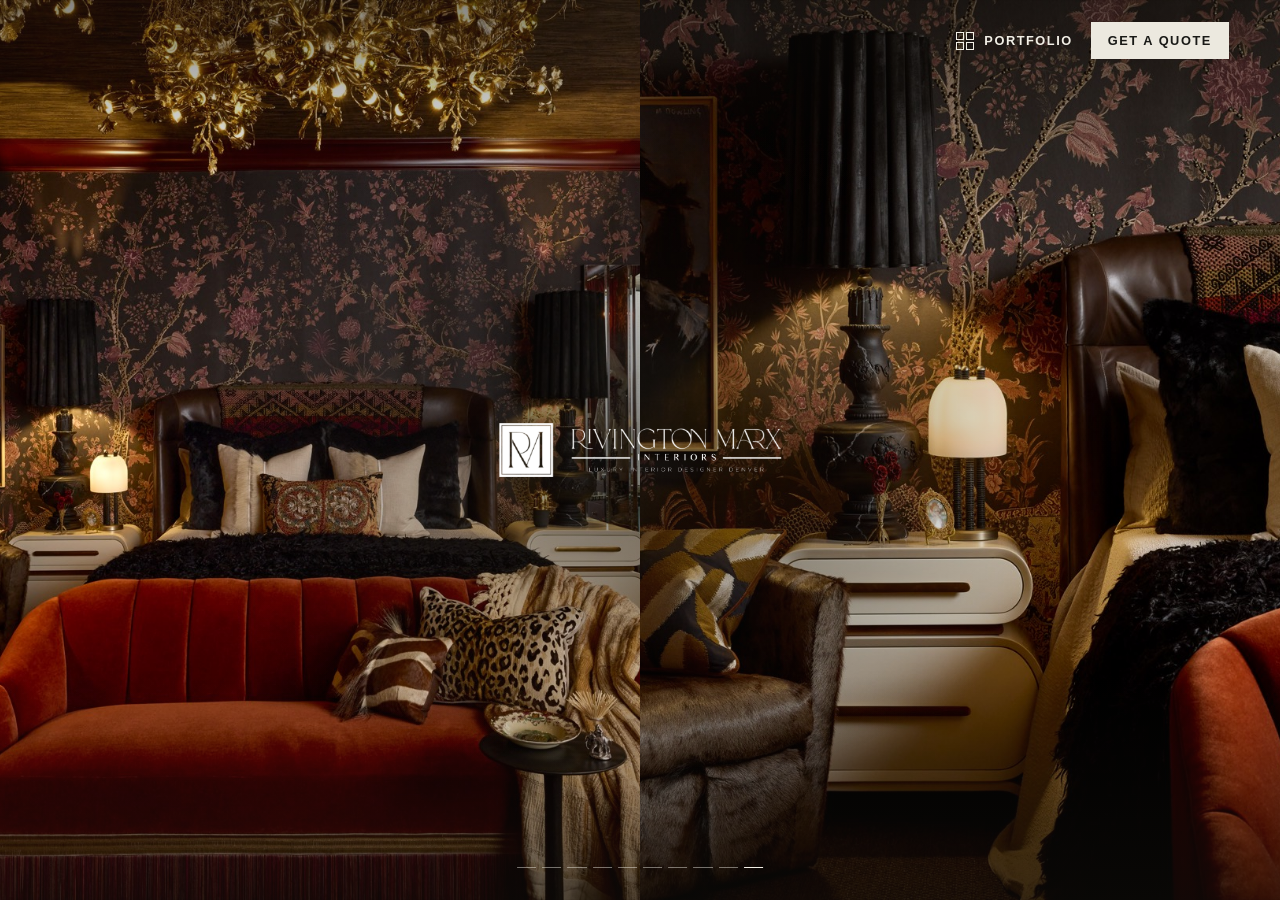
<file: study-10/index.html>
<!doctype html>
<html lang="en">
<head>
  <meta charset="utf-8">
  <meta name="viewport" content="width=device-width, initial-scale=1">
  <meta name="description" content="Rivington Marx — Study Ten, The Project Story, featuring The Nile Nocturne. Desktop interactive design concept.">
  <link rel="icon" href="data:,">
  <title>Rivington Marx — Study Ten / The Project Story</title>
  <style>
    :root {
      --paper: #ece9df;
      --paper-deep: #e3ded1;
      --ink: #191a17;
      --stage: #141512;
      --cream: #f2efe6;
      --muted: #77766e;
      --accent: #a64635;
      --line: rgba(25, 26, 23, .2);
      --serif: Palatino, "Palatino Linotype", "Book Antiqua", Georgia, serif;
      --sans: "Avenir Next", Avenir, "Helvetica Neue", Arial, sans-serif;
      --ease: cubic-bezier(.22, .77, .24, 1);
      --rail: clamp(355px, 31vw, 560px);
    }

    * { box-sizing: border-box; }
    html, body { width: 100%; height: 100%; }
    html { background: var(--stage); }
    body {
      margin: 0;
      overflow: hidden;
      color: var(--ink);
      background: var(--paper);
      font-family: var(--sans);
      -webkit-font-smoothing: antialiased;
    }
    button, a { color: inherit; font: inherit; }
    button { border: 0; }
    a { text-decoration: none; }
    img { display: block; width: 100%; }
    ::selection { color: var(--cream); background: var(--accent); }

    .mobile-gate {
      display: none;
      min-height: 100svh;
      align-items: center;
      justify-content: center;
      padding: 38px;
      color: var(--cream);
      background: var(--stage);
      text-align: center;
    }
    .mobile-gate__inner { max-width: 440px; }
    .mobile-gate__label { margin-bottom: 30px; font-size: 10px; letter-spacing: .22em; text-transform: uppercase; }
    .mobile-gate h1 { margin: 0 0 20px; font: 400 46px/.98 var(--serif); letter-spacing: -.035em; }
    .mobile-gate p { margin: 0; color: #aaa99f; font: 17px/1.65 var(--serif); }

    .site { position: relative; width: 100%; height: 100%; display: grid; grid-template-columns: var(--rail) 1fr; }
    .left-rail {
      position: relative;
      z-index: 20;
      height: 100vh;
      display: flex;
      flex-direction: column;
      padding: 31px clamp(34px, 3.5vw, 64px) 34px;
      color: var(--rail-ink, var(--ink));
      border-right: 1px solid var(--rail-line, rgba(25, 26, 23, .35));
      background: var(--rail-bg, var(--paper));
      transition: color .55s ease, background-color .9s var(--ease), border-color .55s ease, transform .95s var(--ease);
    }
    .brand-row { display: flex; align-items: center; justify-content: space-between; gap: 20px; }
    .brand {
      font-weight: 600;
      font-size: 13px;
      line-height: 1;
      letter-spacing: .14em;
      text-transform: uppercase;
    }
    .study-mark { color: var(--rail-muted, var(--muted)); font-size: 9px; letter-spacing: .18em; text-transform: uppercase; }

    .copy-area {
      min-height: 0;
      display: flex;
      flex: 1;
      flex-direction: column;
      justify-content: center;
      padding: 9vh 0 4vh;
    }
    .copy-stack { width: 100%; transition: opacity .28s ease, transform .5s var(--ease); }
    .copy-stack.is-switching { opacity: 0; transform: translateX(-16px); }
    .copy-viewport { display: none; width: 100%; overflow: hidden; opacity: 1; transition: opacity .28s ease; }
    .copy-viewport.is-switching { opacity: 0; }
    .copy-track { display: flex; width: 100%; will-change: transform; transition: transform .9s var(--ease); }
    .copy-panel { flex: 0 0 100%; min-width: 0; }
    .left-rail.has-horizontal-copy .copy-stack { display: none; }
    .left-rail.has-horizontal-copy .copy-viewport { display: block; }
    .title {
      margin: 0;
      max-width: 450px;
      font: 400 clamp(48px, 4.8vw, 78px)/.94 var(--serif);
      letter-spacing: -.052em;
      text-wrap: balance;
    }
    .title em { font-weight: 400; }
    .title--featured em, .copy-track[data-group="studio"] .title em { color: var(--accent); }
    .editorial-quote em, .copy-track:is([data-group="point"], [data-group="approach"]) .title em { color: #a62a20; font-weight: 400; }
    .copy-panel--editorial .description { margin-top: 20px; }

    @media (max-height: 760px) {
      .title.editorial-quote { font-size: clamp(43px, 4.6vw, 59px); }
      .copy-panel--editorial .description { margin-top: 16px; }
    }
    .description { max-width: 375px; margin: clamp(22px, 3.4vh, 38px) 0 0; font: 17px/1.58 var(--serif); }
    .meta {
      display: grid;
      grid-template-columns: 1fr 1fr;
      gap: 18px 30px;
      max-width: 385px;
      margin-top: clamp(27px, 4.8vh, 54px);
      padding-top: 19px;
      border-top: 1px solid var(--rail-line, var(--line));
    }
    .meta__item { min-width: 0; }
    .meta__key { display: block; margin-bottom: 6px; color: var(--rail-muted, var(--muted)); font-size: 8px; letter-spacing: .18em; text-transform: uppercase; }
    .meta__value { display: block; font: 13px/1.25 var(--serif); }

    .controls { margin-top: auto; }
    .controls__main { display: flex; align-items: center; gap: 11px; }
    .arrow {
      width: 48px;
      height: 48px;
      display: grid;
      place-items: center;
      border: 1px solid var(--rail-line, rgba(25, 26, 23, .38));
      border-radius: 50%;
      background: transparent;
      cursor: pointer;
      font: 19px/1 var(--serif);
      transition: color .3s ease, background .3s ease, border-color .3s ease, transform .3s var(--ease), opacity .3s ease;
    }
    .arrow:hover:not(:disabled) { color: var(--cream); border-color: var(--accent); background: var(--accent); transform: translateY(-2px); }
    .arrow:disabled { opacity: .25; cursor: default; }
    .counter { min-width: 70px; margin-left: 7px; font-size: 9px; letter-spacing: .16em; }
    .progress-line { position: relative; height: 1px; flex: 1; overflow: hidden; background: var(--rail-line, rgba(25, 26, 23, .19)); }
    .progress-line span { position: absolute; inset: 0; background: var(--accent); transform: scaleX(.15); transform-origin: left; transition: transform .85s var(--ease), background .5s ease; }
    .left-rail.is-contact .arrow { display: none; }

    .right-stage { position: relative; min-width: 0; height: 100vh; overflow: hidden; color: var(--cream); background: var(--stage); }
    .right-stage::before {
      content: "";
      position: absolute;
      inset: 0;
      z-index: 0;
      opacity: .34;
      pointer-events: none;
      background-image: linear-gradient(rgba(255,255,255,.018) 1px, transparent 1px), linear-gradient(90deg, rgba(255,255,255,.018) 1px, transparent 1px);
      background-size: 72px 72px;
    }
    .stage-nav {
      position: absolute;
      top: 0;
      right: 0;
      left: 0;
      z-index: 15;
      height: 64px;
      display: flex;
      align-items: center;
      justify-content: space-between;
      padding: 0 clamp(28px, 3.5vw, 58px);
      border-bottom: 1px solid rgba(242, 239, 230, .18);
      background: linear-gradient(180deg, rgba(20,21,18,.88), rgba(20,21,18,.38));
      backdrop-filter: blur(7px);
    }
    .nav-list { display: flex; align-items: center; gap: clamp(20px, 2.7vw, 46px); }
    .nav-button, .index-button {
      position: relative;
      padding: 8px 0;
      color: rgba(242,239,230,.55);
      background: transparent;
      cursor: pointer;
      font-size: 9px;
      letter-spacing: .17em;
      text-transform: uppercase;
      transition: color .3s ease;
    }
    .nav-button::after { content: ""; position: absolute; right: 0; bottom: 2px; left: 0; height: 1px; background: var(--accent); transform: scaleX(0); transform-origin: left; transition: transform .45s var(--ease), background .5s ease; }
    .nav-button:hover, .nav-button.is-active, .index-button:hover { color: var(--cream); }
    .nav-button.is-active::after { transform: scaleX(1); }
    .index-button { display: inline-flex; align-items: center; gap: 10px; color: var(--cream); }
    .index-button i { width: 18px; height: 18px; display: grid; grid-template-columns: 1fr 1fr; gap: 2px; }
    .index-button i span { border: 1px solid currentColor; }

    .stage-viewport { position: absolute; inset: 64px 0 0; overflow: hidden; }
    .media-track {
      height: 100%;
      display: flex;
      gap: 0;
      transform: translate3d(0,0,0);
      transition: transform .95s var(--ease), opacity .42s ease, filter .42s ease;
      will-change: transform;
      cursor: grab;
      touch-action: pan-y;
    }
    .media-track.is-dragging { cursor: grabbing; transition: none; }
    .right-stage.is-swapping .media-track { opacity: 0; filter: blur(4px); }
    .slide {
      position: relative;
      flex: 0 0 100%;
      height: 100%;
      overflow: hidden;
      color: var(--cream);
      background: #23231f;
      opacity: .42;
      transform: scale(.985);
      transform-origin: center;
      transition: opacity .8s ease, transform 1s var(--ease), box-shadow .6s ease;
    }
    .slide.is-active { opacity: 1; transform: scale(1); box-shadow: 0 22px 70px rgba(0,0,0,.28); }
    .slide__media, .slide__media img { width: 100%; height: 100%; }
    .slide__media { overflow: hidden; }
    .slide__media img { object-fit: cover; transform: scale(1.018); transition: transform 1.6s var(--ease), filter .6s ease; pointer-events: none; }
    .slide.is-active:hover .slide__media img { transform: scale(1.045); }
    .slide.is-active { cursor: pointer; }
    .slide__shade { position: absolute; inset: 0; background: linear-gradient(180deg, transparent 55%, rgba(9,10,8,.67)); pointer-events: none; }
    .slide__caption { position: absolute; right: 24px; bottom: 22px; left: 24px; display: flex; justify-content: space-between; align-items: end; gap: 25px; font-size: 8px; line-height: 1.5; letter-spacing: .16em; text-transform: uppercase; }
    .slide__caption strong { font-weight: 500; }
    .slide__open {
      position: absolute; bottom: 22px; right: 24px;
      color: white; font: 500 10px/1.5 var(--sans); letter-spacing: .14em; text-transform: uppercase;
      text-shadow: 0 1px 8px #000;
    }
    .slide--work .slide__caption { font: 500 10px/1.5 var(--sans); letter-spacing: .14em; text-shadow: 0 1px 8px #000; }
    .slide--diptych { display: grid; grid-template-columns: 1.22fr .78fr; gap: 1px; background: #dedad0; }
    .slide--diptych .slide__media { position: relative; }
    .slide--diptych .slide__media:nth-child(2) { margin-top: 12%; height: 76%; }
    .slide--diptych .slide__media img { object-fit: cover; }
    .slide__testimonial {
      position: absolute;
      inset: auto 0 0;
      z-index: 1;
      margin: 0;
      padding: 46px clamp(24px, 3vw, 54px) 68px;
      color: var(--cream);
      background: linear-gradient(to top, rgba(12, 10, 9, .94), rgba(12, 10, 9, .8) 58%, transparent);
      pointer-events: none;
    }
    .slide__testimonial blockquote {
      max-width: 24ch;
      margin: 0;
      font: italic 400 clamp(27px, 2.9vw, 46px)/1.04 var(--serif);
      letter-spacing: -.025em;
      text-wrap: balance;
    }
    .slide__testimonial figcaption {
      margin-top: 13px;
      color: var(--cream);
      font-size: 9px;
      letter-spacing: .15em;
      text-transform: uppercase;
    }
    .slide:has(.slide__testimonial) .slide__caption { z-index: 2; }
    .slide--step::after { content: attr(data-step); position: absolute; left: 28px; bottom: 40px; z-index: 2; color: rgba(255,255,255,.82); font: 400 clamp(95px, 11vw, 180px)/.7 var(--serif); letter-spacing: -.07em; }
    .slide--contact.is-active { cursor: default; }
    .slide--contact .slide__cta a { cursor: pointer; }
    .slide--contact .slide__media img { filter: brightness(.54) saturate(.72); }
    .slide--contact .slide__cta { position: absolute; top: 50%; left: 50%; z-index: 3; text-align: center; transform: translate(-50%,-50%); }
    .slide__cta span { display: block; margin-bottom: 22px; font: 400 clamp(48px, 5vw, 82px)/.95 var(--serif); letter-spacing: -.04em; }
    .slide__cta a { display: inline-flex; align-items: center; gap: 15px; padding: 14px 22px; border: 1px solid rgba(255,255,255,.7); border-radius: 100px; font-size: 9px; letter-spacing: .17em; text-transform: uppercase; transition: color .3s ease, background .3s ease; }
    .slide__cta a:hover { color: var(--ink); background: var(--cream); }

    .stage-note { position: absolute; right: 15px; bottom: 14px; z-index: 5; color: rgba(242,239,230,.35); font-size: 7px; letter-spacing: .13em; text-transform: uppercase; writing-mode: vertical-rl; }

    .index-overlay {
      position: fixed;
      inset: 0;
      z-index: 100;
      display: grid;
      grid-template-columns: var(--rail) 1fr;
      color: var(--cream);
      background: #121310;
      opacity: 0;
      visibility: hidden;
      transition: opacity .45s ease, visibility .45s;
    }
    .index-overlay.is-open { opacity: 1; visibility: visible; }
    .index-panel { display: flex; flex-direction: column; padding: 31px clamp(34px, 3.5vw, 64px) 34px; border-right: 1px solid rgba(242,239,230,.2); }
    .index-head { display: flex; align-items: center; justify-content: space-between; }
    .index-head strong { font-size: 12px; letter-spacing: .15em; text-transform: uppercase; }
    .overlay-close { padding: 8px 0; color: rgba(242,239,230,.6); background: transparent; cursor: pointer; font-size: 9px; letter-spacing: .16em; text-transform: uppercase; transition: color .3s ease; }
    .overlay-close:hover { color: white; }
    .project-list { min-height: 0; overflow-y: auto; margin: auto 0; border-top: 1px solid rgba(242,239,230,.22); }
    .project-link { width: 100%; display: grid; grid-template-columns: 32px 1fr auto; gap: 15px; align-items: baseline; padding: 17px 0; border-bottom: 1px solid rgba(242,239,230,.18); color: rgba(242,239,230,.62); background: transparent; cursor: pointer; text-align: left; transition: color .3s ease, padding .4s var(--ease); }
    .project-link:hover, .project-link:focus, .project-link.is-active { padding-left: 10px; color: white; }
    .project-link__no { color: #6f7069; font-size: 8px; }
    .project-link__title { font: 400 clamp(22px, 2vw, 34px)/1 var(--serif); letter-spacing: -.025em; }
    .project-link__type { font-size: 7px; letter-spacing: .15em; text-transform: uppercase; }
    .index-foot { display: flex; justify-content: space-between; color: #77786f; font-size: 8px; letter-spacing: .14em; text-transform: uppercase; }
    .index-preview { position: relative; overflow: hidden; background: #24241f; }
    .index-preview img { width: 100%; height: 100%; object-fit: cover; transform: scale(1.025); transition: opacity .4s ease, transform 1s var(--ease); }
    .index-preview.is-changing img { opacity: .25; transform: scale(1.055); }
    .index-preview__caption { position: absolute; right: 38px; bottom: 33px; left: 38px; display: flex; justify-content: space-between; gap: 30px; padding-top: 15px; border-top: 1px solid rgba(255,255,255,.5); font-size: 8px; letter-spacing: .16em; text-transform: uppercase; text-shadow: 0 1px 10px #000; }

    .project-view {
      position: fixed;
      inset: 0;
      z-index: 120;
      display: grid;
      grid-template-columns: 68% 32%;
      color: var(--cream);
      background: #121310;
      opacity: 0;
      visibility: hidden;
      transform: translateY(20px);
      transition: opacity .45s ease, transform .65s var(--ease), visibility .45s;
    }
    .project-view.is-open { opacity: 1; visibility: visible; transform: none; }
    .project-gallery { position: relative; height: 100vh; overflow: hidden; background: #24241f; }
    .project-gallery__track { height: 100%; will-change: transform; transition: transform .9s var(--ease); }
    .project-gallery__slide { position: relative; width: 100%; height: 100vh; margin: 0; overflow: hidden; }
    .project-gallery__slide img { width: 100%; height: 100%; object-fit: cover; transform: scale(1.025); transition: transform 1.1s var(--ease); }
    .project-gallery__slide.is-active img { transform: scale(1); }
    .project-gallery__slide img[width][height] { object-fit: contain; }
    .project-gallery__shade { position: absolute; inset: 0; background: linear-gradient(to top, rgba(8,8,7,.42), transparent 35%); pointer-events: none; }
    .project-gallery__position { position: absolute; z-index: 3; top: 28px; left: 30px; font-size: 8px; letter-spacing: .18em; text-transform: uppercase; text-shadow: 0 1px 12px #000; }
    .gallery-controls { position: absolute; z-index: 4; top: 50%; right: 22px; display: grid; gap: 7px; opacity: 0; transform: translateY(-50%) translateX(8px); transition: opacity .35s ease, transform .45s var(--ease); }
    .project-gallery:hover .gallery-controls, .gallery-controls:focus-within { opacity: 1; transform: translateY(-50%); }
    .gallery-arrow { width: 46px; height: 46px; display: grid; place-items: center; color: var(--cream); background: rgba(18,19,16,.76); border: 1px solid rgba(242,239,230,.55); border-radius: 50%; cursor: pointer; font: 18px/1 var(--serif); backdrop-filter: blur(8px); transition: color .3s ease, background .3s ease, opacity .3s ease; }
    .gallery-arrow:hover { color: var(--ink); background: var(--cream); }
    .gallery-arrow:disabled { opacity: .25; cursor: default; }

    .project-story { position: relative; height: 100vh; overflow: hidden; border-left: 1px solid rgba(242,239,230,.2); }
    .project-view__top { position: absolute; z-index: 4; top: 0; right: 0; left: 0; display: flex; justify-content: flex-end; padding: 31px clamp(30px, 3vw, 52px) 0; }
    .project-story__viewport { position: absolute; inset: 86px 0 0; overflow-y: auto; overscroll-behavior: contain; }
    .project-story__track { padding: 18px clamp(30px, 3vw, 52px) 42px; }
    .story-panel + .story-panel { margin-top: 36px; padding-top: 24px; border-top: 1px solid rgba(242,239,230,.2); }
    .story-panel h2, .story-panel h3 { max-width: 7.5ch; margin: 24px 0; font: 400 clamp(40px, 4.2vw, 68px)/.92 var(--serif); letter-spacing: -.045em; }
    .story-panel h2 { max-width: 9ch; }
    .story-panel h3 { font-size: clamp(34px, 3.35vw, 54px); }
    .story-panel p { max-width: 370px; margin: 0; color: rgba(242,239,230,.7); font: 17px/1.62 var(--serif); }
    .story-panel p + p { margin-top: 16px; }
    .project-view__meta { display: grid; grid-template-columns: 1fr 1fr; gap: 20px; margin-top: 34px; padding-top: 17px; border-top: 1px solid rgba(242,239,230,.22); }
    .project-view__meta span { font-size: 8px; line-height: 1.55; letter-spacing: .13em; text-transform: uppercase; }

    @media (max-width: 1120px) {
      :root { --rail: 360px; }
      .left-rail { padding-right: 38px; padding-left: 38px; }
      .title { font-size: 50px; }
      .nav-list { gap: 18px; }
      .stage-nav { padding-right: 28px; padding-left: 28px; }
    }
    @media (max-width: 979px) {
      .site, .index-overlay, .project-view { display: none; }
      .mobile-gate { display: flex; }
      body { overflow: auto; }
    }
    @media (prefers-reduced-motion: reduce) {
      *, *::before, *::after { scroll-behavior: auto !important; animation-duration: .01ms !important; transition-duration: .01ms !important; }
    }
    .study-home { position: fixed; inset: 0; z-index: 30; overflow: hidden; color: var(--cream); background: var(--stage); transition: transform .95s var(--ease), visibility 0s; }
    .study-home.is-away { transform: translateX(-100%); visibility: hidden; transition-delay: 0s, .95s; }
    .home-view { position: absolute; inset: 0; width: 100%; display: grid; grid-template-columns: repeat(2, minmax(0,1fr)); grid-template-rows: minmax(0,1fr); padding: 0; background: var(--stage); cursor: default; }
    .home-view img { width: 100%; height: 100%; min-width: 0; min-height: 0; object-fit: cover; }
    .home-view::after { content: ""; position: absolute; inset: 0; pointer-events: none; background: radial-gradient(ellipse at center, rgba(14,12,9,.52), transparent 53%), linear-gradient(0deg, rgba(14,12,9,.65), transparent 25%, transparent 78%, rgba(14,12,9,.5)); }
    .home-brand { position: absolute; z-index: 2; top: 50%; left: 50%; transform: translate(-50%, -50%); padding: 20px; background: transparent; cursor: pointer; }
    .home-brand img { width: clamp(190px, 22vw, 345px); height: auto; filter: drop-shadow(0 3px 15px #141512); }
    .home-actions { position: absolute; z-index: 2; top: 22px; right: clamp(25px, 4vw, 62px); }
    .home-progress { position: absolute; z-index: 2; left: 50%; bottom: 32px; transform: translateX(-50%); display: flex; gap: 6px; pointer-events: none; }
    .home-progress span { display: block; width: clamp(12px, 1.5vw, 22px); height: 1px; background: rgba(242,239,230,.45); }
    .home-progress span::after { content: ""; display: block; height: 100%; background: var(--cream); transform: scaleX(0); transform-origin: left; }
    .home-progress .is-current::after { animation: home-progress-fill 4s linear both; }
    @keyframes home-progress-fill { to { transform: scaleX(1); } }
    @keyframes home-photo-appear { from { opacity: 0; } to { opacity: 1; } }
    .home-view img { animation: home-photo-appear 1.6s ease-out both; }
    .home-view .home-photo-outgoing {
      position: absolute; top: 0; left: 0; width: 50%; height: 100%;
      pointer-events: none; animation: none;
    }
    .home-view .home-photo-outgoing--right { left: 50%; }
    .home-menu { position: fixed; inset: 0; width: 100%; height: 100%; max-width: none; max-height: none; margin: 0; padding: 46px; border: 0; background: var(--paper); color: var(--ink); }
    .home-menu[open] { display: grid; grid-template-rows: auto 1fr; justify-items: center; overflow: auto; }
    .home-menu__brand { height: auto; }
    .home-menu__close { position: absolute; top: 28px; right: clamp(25px, 4vw, 62px); padding: 8px 0; background: transparent; cursor: pointer; font-size: 10px; letter-spacing: .16em; text-transform: uppercase; }
    .home-menu__links { display: grid; align-content: center; justify-items: center; gap: clamp(9px, 2.3vh, 25px); }
    .home-menu__links :is(button, a) { padding: 2px 10px; background: transparent; cursor: pointer; font: 400 clamp(41px, 6.2vw, 97px)/.94 var(--serif); letter-spacing: -.05em; }
    .home-menu__links :is(button, a):hover, .home-menu__links :is(button, a):focus-visible, .home-menu__close:hover { color: #a62a20; }
    .slide--work .slide__media { position: relative; }
    .work-view { position: absolute; inset: 0; z-index: 3; width: 100%; height: 100%; background: transparent; pointer-events: none; }
    .slide.is-active .work-view { pointer-events: auto; cursor: default; }
    .home-view:focus-visible, .work-view:focus-visible { outline-offset: -5px; }
    @media (max-width: 979px) { .study-home { display: none; } }
    @media (prefers-reduced-motion: reduce) { .study-home.is-away { transition-delay: 0s; } }
    .home-menu { padding: clamp(26px, 5vh, 52px) clamp(36px, 6vw, 86px); }
    .home-menu[open] { align-content: center; grid-template-rows: auto auto; row-gap: clamp(32px, 8vh, 90px); }
    .home-menu__brand { width: clamp(255px, 32vw, 390px); max-width: 82%; }
    .home-menu__links { width: min(100%, 540px); gap: 0; justify-items: stretch; border-top: 1px solid var(--line); }
    .home-menu__links :is(button, a) { display: grid; grid-template-columns: 36px 1fr; align-items: baseline; gap: 13px; text-align: left; padding: clamp(10px, 2vh, 15px) 0; text-decoration: none; border-bottom: 1px solid var(--line); color: #4d4b43; font: 400 clamp(27px, 3vw, 43px)/1 var(--serif); letter-spacing: -.035em; }
    .home-menu__links :is(button, a) span { color: #68665d; font: 10px/1 var(--sans); letter-spacing: .12em; }
    .study-wordmark { width: clamp(106px, 12vw, 174px); height: auto; }
    .stage-nav { gap: clamp(12px, 2vw, 32px); }
    .stage-nav .nav-list { gap: clamp(12px, 1.8vw, 32px); }
    .stage-nav :is(.nav-button, .index-button, .quote-button), .home-actions :is(.index-button, .quote-button) { white-space: nowrap; font-size: clamp(10px, 1vw, 14px); font-weight: 600; letter-spacing: .12em; }
    .stage-nav .nav-button { color: rgba(242,239,230,.81); }
    .stage-nav .nav-button.is-active, .stage-nav .nav-button:hover { color: white; }
    @media (max-width: 1120px) {
      .stage-nav { gap: 12px; padding-inline: 16px; }
      .stage-nav .nav-list { gap: 9px; }
      .stage-nav .stage-actions { gap: 9px; }
    }
    .stage-actions { display: flex; align-items: center; gap: clamp(10px, 1.4vw, 24px); white-space: nowrap; }
    .quote-button { padding: 10px clamp(9px, 1.25vw, 19px); border: 1px solid var(--paper); color: var(--ink); background: var(--paper); font-size: 10px; font-weight: 600; letter-spacing: .1em; text-transform: uppercase; }
    .quote-button:hover, .quote-button:focus-visible { background: var(--cream); box-shadow: inset 0 0 0 1px var(--ink); }
    .slide--work .slide__shade {
      background: linear-gradient(to bottom, rgba(12,10,9,.53), rgba(12,10,9,.12) 38%, rgba(12,10,9,.26) 60%, rgba(12,10,9,.86)),
                  radial-gradient(ellipse at 100% 100%, rgba(12,10,9,.34), transparent 53%);
    }
    .slide--work .slide__testimonial { inset: 0 0 auto auto; width: min(62%, 590px); padding: 28px 24px 34px 42px; text-align: right; background: none; }
    .slide--work .slide__testimonial blockquote { margin-left: auto; font-size: clamp(23px, 2.65vw, 40px); }
    .project-gallery__slide img { object-fit: contain; }
    .story-panel h2 { max-width: none; font-size: clamp(32px, 3vw, 54px); }
    .story-panel p { max-width: none; color: rgba(242,239,230,.86); }
    .project-facts { margin: 0; }
    .project-facts div { padding: 13px 0; border-top: 1px solid rgba(242,239,230,.2); }
    .project-facts dt { margin-bottom: 6px; color: var(--accent); font-size: 10px; letter-spacing: .13em; text-transform: uppercase; }
    .project-facts dd { margin: 0; font: 17px/1.4 var(--serif); }
  </style>
</head>
<body>
  <aside class="mobile-gate" aria-label="Desktop study notice">
    <div class="mobile-gate__inner">
      <div class="mobile-gate__label">Rivington Marx / Study 10</div>
      <h1>The Project Story is a desktop study.</h1>
      <p>The mobile experience is intentionally deferred until the selected desktop direction has been approved.</p>
    </div>
  </aside>

  <section class="study-home" aria-label="Home">
    <button class="home-view" type="button" aria-label="View selected work">
      <img src="../assets/study10-the-nile-nocturne-01.jpg" alt="" fetchpriority="high">
      <img src="../assets/study10-the-nile-nocturne-02.jpg" alt="">
    </button>
    <button class="home-brand" type="button" aria-label="Rivington Marx — open navigation" aria-haspopup="dialog" aria-controls="home-menu">
      <img src="../assets/study10-rivington-marx-logo-white.png" alt="">
    </button>
    <div class="stage-actions home-actions">
      <button class="index-button home-index" type="button" aria-expanded="false" aria-controls="project-index"><i aria-hidden="true"><span></span><span></span><span></span><span></span></i>Portfolio</button>
      <a class="quote-button" href="./quote.html">Get a quote</a>
    </div>
    <div class="home-progress" aria-hidden="true"></div>
  </section>
  <dialog class="home-menu" id="home-menu" aria-label="Site navigation">
    <img class="home-menu__brand" src="../assets/study10-rivington-marx-logo.png" alt="Rivington Marx Interiors">
    <button class="home-menu__close" type="button" autofocus>Close</button>
    <nav class="home-menu__links" aria-label="Site sections">
      <button type="button" data-destination="work"><span aria-hidden="true">01</span>Work</button>
      <button type="button" data-destination="point"><span aria-hidden="true">02</span>Point of view</button>
      <button type="button" data-destination="approach"><span aria-hidden="true">03</span>Approach</button>
      <button type="button" data-destination="studio"><span aria-hidden="true">04</span>Studio</button>
      <a href="./reviews.html"><span aria-hidden="true">05</span>Reviews</a>
      <button type="button" data-destination="contact"><span aria-hidden="true">06</span>Contact</button>
    </nav>
  </dialog>

  <main class="site" inert>
    <aside class="left-rail">
      <div class="brand-row">
        <a class="brand" href="#" aria-label="Rivington Marx — return to homepage"><img class="study-wordmark" src="../assets/study10-rivington-marx-logo.png" alt=""></a>
        <span class="study-mark">Study 10</span>
      </div>

      <div class="copy-area">
        <div class="copy-stack">
          <h1 class="title title--featured">The Pink Pony</h1>
          <p class="description">Cream, pink, deep blue and soft grey form the palette of this new-build home.</p>
          <div class="meta">
            <div class="meta__item"><span class="meta__key">Neighborhood</span><span class="meta__value">Hilltop</span></div>
            <div class="meta__item"><span class="meta__key">Focus</span><span class="meta__value">Expressive colour</span></div>
          </div>
        </div>
        <div class="copy-viewport" aria-live="polite">
          <div class="copy-track"></div>
        </div>
      </div>

      <div class="controls">
        <div class="controls__main">
          <button class="arrow arrow--prev" type="button" aria-label="Previous slide">←</button>
          <button class="arrow arrow--next" type="button" aria-label="Next slide">→</button>
          <span class="counter" aria-live="polite">01 — 10</span>
          <div class="progress-line" aria-hidden="true"><span></span></div>
        </div>
      </div>
    </aside>

    <section class="right-stage" aria-label="Interactive presentation">
      <nav class="stage-nav" aria-label="Study sections">
        <div class="nav-list">
          <button class="nav-button is-active" type="button" data-group="work">Work</button>
          <button class="nav-button" type="button" data-group="point">Point of view</button>
          <button class="nav-button" type="button" data-group="approach">Approach</button>
          <button class="nav-button" type="button" data-group="studio">Studio</button>
          <a class="nav-button" href="./reviews.html">Reviews</a>
          <button class="nav-button" type="button" data-group="contact">Contact</button>
        </div>
        <div class="stage-actions">
          <button class="index-button" type="button" aria-expanded="false" aria-controls="project-index"><i aria-hidden="true"><span></span><span></span><span></span><span></span></i>Portfolio</button>
          <a class="quote-button" href="./quote.html">Get a quote</a>
        </div>
      </nav>

      <div class="stage-viewport">
        <div class="media-track" aria-live="polite"></div>
      </div>
      <div class="stage-note">Horizontal study / Client imagery only</div>
    </section>

  </main>

  <aside class="index-overlay" id="project-index" aria-hidden="true">
    <div class="index-panel">
      <div class="index-head"><strong>Project index</strong><button class="overlay-close index-close" type="button">Close — Esc</button></div>
      <div class="project-list"></div>
      <div class="index-foot"><span class="index-count">10 selected stories</span><span>Hover to preview</span></div>
    </div>
    <div class="index-preview">
      <img src="../assets/study10-the-pink-pony-05.jpg" alt="A wide view of the dining room with a chandelier, full table and tall windows">
      <div class="index-preview__caption"><span class="index-preview__title">The Pink Pony</span><span class="index-preview__meta">Work / Expressive colour</span></div>
    </div>
  </aside>

  <section class="project-view" role="dialog" aria-modal="true" aria-hidden="true" aria-label="Project story">
    <div class="project-gallery">
      <div class="project-gallery__track"></div>
      <div class="project-gallery__position">Image <span>01 / 04</span></div>
      <div class="gallery-controls">
        <button class="gallery-arrow gallery-prev" type="button" aria-label="Previous project image">↑</button>
        <button class="gallery-arrow gallery-next" type="button" aria-label="Next project image">↓</button>
      </div>
    </div>
    <div class="project-story">
      <div class="project-view__top"><button class="overlay-close project-close" type="button">Close — Esc</button></div>
      <div class="project-story__viewport" tabindex="0" role="region" aria-label="Project details and design concept"><div class="project-story__track"></div></div>
    </div>
  </section>

  <script>
    (() => {
      const indexPreviews = {
        "The Pink Pony": {
          "src": "../assets/study10-the-pink-pony-05.jpg",
          "alt": "A wide view of the dining room with a chandelier, full table and tall windows"
        },
        "Tailored In Stone": {
          "src": "../assets/study10-tailored-in-stone-04.jpg",
          "alt": "A wide kitchen view with the stone island, surrounding cabinets and sculptural lighting"
        },
        "Adventures in Moodsetting": {
          "src": "../assets/study10-adventures-in-moodsetting-10.jpg",
          "alt": "A wide view of the gold-toned living room with two seating areas and a chandelier"
        },
        "Parlors &amp; Power": {
          "src": "../assets/study10-parlors-power-05.jpg",
          "alt": "The full sitting area with dark trim, windows and layered seating"
        },
        "Beyond the Pale": {
          "src": "../assets/study10-beyond-the-pale-02.jpg",
          "alt": "A wide view of the pale living room with a fireplace, tall windows and layered seating"
        },
        "Midcentury Globetrotter": {
          "src": "../assets/study10-midcentury-globetrotter-03.jpg",
          "alt": "The dining area with a timber table, black chairs and a long black wall light",
          "position": "50% 62%"
        },
        "In the Studio": {
          "src": "../assets/study10-in-the-studio-01.jpg",
          "alt": "A wide view of the studio lounge with patterned walls, seating and a rug"
        },
        "East Meets Rest": {
          "src": "../assets/study10-east-meets-rest-01.jpg",
          "alt": "A wide view of the living room with a brass coffee table and blue seating"
        }
      };

      const groups = {
        work: {
          label: 'Selected work',
          entries: [
            {"title":"The Pink Pony","short":"The Pink Pony","description":"Cream, pink, deep blue and soft grey form the palette of this new-build home.","image":"../assets/study10-the-pink-pony-01.jpg","alt":"The Pink Pony project photograph","meta":[["Neighborhood","Hilltop"],["Focus","Expressive colour"]],"accent":"#edabbf","panel":"#5d3846","tag":"Work / Expressive colour","testimonial":"Their team is exceptionally organized, communicative, passionate and dedicated to their craft.","attribution":"Bryony Brandt · Google review"},
            {"title":"Tailored In Stone","short":"Tailored In Stone","description":"The design concept for this project centered on reconciling a contemporary, minimalist aesthetic with the home’s more traditional architecture.","image":"../assets/study10-tailored-in-stone-01.jpg","alt":"Tailored In Stone project photograph","meta":[["Neighborhood","Cherry Hills Village"],["Focus","Material and craft"]],"accent":"#e7c6a1","panel":"#474037","tag":"Work / Material and craft","testimonial":"Troy is so easy to work with.","attribution":"Bryson Clark · Google review"},
            {"title":"Adventures in Moodsetting","short":"Adventures in Moodsetting","description":"Deep reds, antiques, portraiture and low lighting play up the character of this 1939 Tudor.","image":"../assets/study10-adventures-in-moodsetting-01.jpg","alt":"Adventures in Moodsetting project photograph","meta":[["Neighborhood","Mayfair"],["Focus","Historic character"]],"accent":"#efab90","panel":"#432b30","tag":"Work / Historic character","testimonial":"From start to finish, a seamless process.","attribution":"Nick Firth · Google review"},
            {"title":"Parlors &amp; Power","short":"Parlors &amp; Power","description":"An 1880 Second Empire house pairs stained glass, dark trim and mural walls with boldly patterned textiles and dramatic lighting.","image":"../assets/study10-parlors-power-01.jpg","alt":"Parlors &amp; Power project photograph","meta":[["Neighborhood","Curtis Park"],["Focus","Historic architecture"]],"accent":"#dcc49c","panel":"#2b3630","tag":"Work / Historic architecture","testimonial":"The entire team is competent, diligent and easy to work with.","attribution":"Garrett Smith · Google review"},
            {"title":"Beyond the Pale","short":"Beyond the Pale","description":"Soft taupe, misty grey and cream sit alongside brass and natural materials.","image":"../assets/study10-beyond-the-pale-01.jpg","alt":"Beyond the Pale project photograph","meta":[["Neighborhood","Castle Pines"],["Focus","Quiet texture"]],"accent":"#edcfaa","panel":"#504840","tag":"Work / Quiet texture","testimonial":"From the very beginning, their design expertise stood out.","attribution":"Lewis Poynter · Google review"},
            {"title":"Midcentury Globetrotter","short":"Midcentury Globetrotter","description":"Clean midcentury shapes meet warm wood, black accents and pieces collected on travels.","image":"../assets/study10-midcentury-globetrotter-01.jpg","alt":"Midcentury Globetrotter project photograph","meta":[["Neighborhood","Wash Park"],["Focus","Collected modernism"]],"accent":"#eec29c","panel":"#37353a","tag":"Work / Collected modernism","testimonial":"Their team is exceptionally organized, communicative, passionate and dedicated to their craft.","attribution":"Bryony Brandt · Google review"},
            {"title":"In the Studio","short":"In the Studio","description":"The Rivington Marx workspace puts the firm’s approach on display.","image":"../assets/study10-in-the-studio-01.jpg","alt":"In the Studio project photograph","meta":[["Neighborhood","Speer Neighborhood"],["Focus","Studio interiors"]],"accent":"#e7b993","panel":"#3b3029","tag":"Work / Studio interiors","testimonial":"Troy is so easy to work with.","attribution":"Bryson Clark · Google review"},
            {"title":"East Meets Rest","short":"East Meets Rest","description":"Warm neutrals, deep blues and brass set the tone.","image":"../assets/study10-east-meets-rest-01.jpg","alt":"East Meets Rest project photograph","meta":[["Neighborhood","Buffalo Ridge Estates in Castle Pines"],["Focus","Layered furnishings"]],"accent":"#b1cfdf","panel":"#25394b","tag":"Work / Layered furnishings","testimonial":"From start to finish, a seamless process.","attribution":"Nick Firth · Google review"},
            {"title":"Midwinter Muse","short":"Midwinter Muse","description":"Saturated red trees, candlelight, antiques and garlands dress the Mayfair home for winter evenings.","image":"../assets/study10-midwinter-muse-01.jpg","alt":"Midwinter Muse project photograph","meta":[["Neighborhood","Mayfair"],["Focus","Seasonal styling"]],"accent":"#f0ac9b","panel":"#4e282b","tag":"Work / Seasonal styling","testimonial":"The entire team is competent, diligent and easy to work with.","attribution":"Garrett Smith · Google review"},
            {"title":"The Nile Nocturne","short":"The Nile Nocturne","description":"A richly layered bedroom suite inspired by the romance and intrigue of 1940s Cairo.","image":"../assets/study10-the-nile-nocturne-01.jpg","alt":"The Nile Nocturne project photograph","meta":[["Neighborhood","To be confirmed"],["Focus","Colour and atmosphere"]],"accent":"#f1ad8b","panel":"#442827","tag":"Work / Colour and atmosphere","testimonial":"From the very beginning, their design expertise stood out.","attribution":"Lewis Poynter · Google review"}
          ]
        },
        point: {
          label: 'Point of view',
          entries: [
            { title: "The most memorable rooms feel as though they could belong to <em>no one else.</em>", editorial: true, short: 'Character', description: 'We begin with the life that will unfold inside a room. The result is layered rather than styled, expressive rather than expected.', image: '../assets/collected-living.jpg', second: '../assets/portrait-vignette.jpg', alt: 'Collected living room and portrait vignette', meta: [['Principle','Personal first'],['Method','Layer + edit']], accent: '#94613f', tag: 'Point of view / 01', testimonial: "Their design taste and understanding of space planning is everything I wanted and more.", attribution: "Gina Lloyd · Google review" },
            { title: 'The whole and the <em>telling detail.</em>', short: 'Craft', description: 'Architecture sets the rhythm; materials, objects and light make it intimate.', image: '../assets/stone-kitchen.jpg', second: '../assets/tailored-bar.jpg', alt: 'Stone kitchen and tailored bar detail', meta: [['Principle','Big idea, fine detail'],['Method','Resolve + refine']], accent: '#706554', tag: 'Point of view / 02', testimonial: "Their team is exceptionally organized, communicative, passionate and dedicated to their craft.", attribution: "Bryony Brandt · Google review" },
            { title: 'A little tension makes it <em>memorable.</em>', short: 'Contrast', description: 'Tailored lines meet unexpected art, deep colour and objects with a point of view.', image: '../assets/blue-salon.jpg', second: '../assets/black-bath.jpg', alt: 'Blue salon and dark art-filled room', meta: [['Principle','Restraint + surprise'],['Method','Contrast + balance']], accent: '#3f5870', tag: 'Point of view / 03', testimonial: "In a point and click design world, Rivington Marx goes beyond expectation and revolutionizes spaces with intriguing design and captivating conversation areas.", attribution: "Lance Frey · Google review" }
          ]
        },
        approach: {
          label: 'Design + build',
          entries: [
            { title: 'First, we <em>listen.</em>', short: 'Discover', description: 'How you live, what you collect and how the house should feel set the direction.', image: '../assets/foyer.jpg', alt: 'Layered foyer with staircase, artwork and flowers', meta: [['Stage','01 / Discover'],['Output','A clear point of view']], accent: '#77513f', tag: 'Approach / Discover', step: '01' },
            { title: 'Then, we <em>compose.</em>', short: 'Design', description: 'Space, colour, material and light are developed as one connected idea.', image: '../assets/desk.jpg', alt: 'Tailored desk in front of stained glass window', meta: [['Stage','02 / Design'],['Output','Space + material']], accent: '#8e6f3f', tag: 'Approach / Design', step: '02' },
            { title: 'We find what belongs <em>nowhere else.</em>', short: 'Collect', description: 'Art, antiques and custom pieces bring individuality into the architectural frame.', image: '../assets/portrait-vignette.jpg', alt: 'Portrait artwork above a collected wood cabinet', meta: [['Stage','03 / Collect'],['Output','Art + objects']], accent: '#526851', tag: 'Approach / Collect', step: '03' },
            { title: 'Every line is <em>resolved.</em>', short: 'Deliver', description: 'Documentation, coordination and construction fluency protect the final experience.', image: '../assets/powder-detail.jpg', alt: 'Refined powder room detail with stone, mirror and red flowers', meta: [['Stage','04 / Deliver'],['Output','A complete interior']], accent: '#8b3b42', tag: 'Approach / Deliver', step: '04' }
          ]
        },
        studio: {
          label: 'The studio',
          entries: [
            { title: 'One studio. <em>Many disciplines.</em>', short: 'Rivington Marx Studio', description: 'Interior design, architectural thinking and construction fluency working as one.', image: '../assets/studio.jpg', alt: 'Rivington Marx studio with material boards and reception desk', meta: [['Based in','Denver, Colorado'],['Working','Nationwide']], accent: '#80413b', tag: 'Studio / Denver' },
            { title: 'Bold ideas. <em>Precisely delivered.</em>', short: 'Integrated Practice', description: 'A single creative thread carries the project from early concept to the final object.', image: '../assets/dark-kitchen.jpg', alt: 'Tailored dark and cream kitchen with art and patterned ceiling', meta: [['Practice','Design + architecture'],['Capability','Project delivery']], accent: '#74633e', tag: 'Studio / Integrated practice' }
          ]
        },
        contact: {
          label: 'Begin a project',
          entries: [
            { title: 'Make it <em>unmistakably yours.</em>', short: 'Begin a Project', description: 'A conversation is the first step toward a home with character, clarity and a life of its own.', image: '../assets/gold-dining.jpg', alt: 'Atmospheric gold dining room', meta: [['Studio','Rivington Marx'],['Location','Denver / Nationwide']], accent: '#aa6d3d', tag: 'Contact / New enquiries', contact: true }
          ]
        }
      };

      const projectStories = [
        {"gallery":[["../assets/study10-the-pink-pony-01.jpg","The Pink Pony — photograph 1"],["../assets/study10-the-pink-pony-02.jpg","The Pink Pony — photograph 2"],["../assets/study10-the-pink-pony-03.jpg","The Pink Pony — photograph 3"],["../assets/study10-the-pink-pony-04.jpg","The Pink Pony — photograph 4"],["../assets/study10-the-pink-pony-05.jpg","The Pink Pony — photograph 5"],["../assets/study10-the-pink-pony-06.jpg","The Pink Pony — photograph 6"],["../assets/study10-the-pink-pony-07.jpg","The Pink Pony — photograph 7"],["../assets/study10-the-pink-pony-08.jpg","The Pink Pony — photograph 8"],["../assets/study10-the-pink-pony-09.jpg","The Pink Pony — photograph 9"],["../assets/study10-the-pink-pony-10.jpg","The Pink Pony — photograph 10"],["../assets/study10-the-pink-pony-11.jpg","The Pink Pony — photograph 11"],["../assets/study10-the-pink-pony-12.jpg","The Pink Pony — photograph 12"],["../assets/study10-the-pink-pony-13.jpg","The Pink Pony — photograph 13"],["../assets/study10-the-pink-pony-14.jpg","The Pink Pony — photograph 14"],["../assets/study10-the-pink-pony-15.jpg","The Pink Pony — photograph 15"],["../assets/study10-the-pink-pony-16.jpg","The Pink Pony — photograph 16"]],"chapters":[{"label":"01 / Design concept","title":"The Pink Pony","copy":["The Pink Pony brings personality to a new build through a confident mix of cream, pink, deep blue, soft gray, brass, pattern, and collected pieces. The design moves between calm and dramatic moments, from richly colored rooms to tailored furnishings and playful details, creating a home that feels polished, personal, and anything but expected."]},{"label":"02 / Notes","title":"A closer look","copy":["A dining room composed as theatre, with vivid colour, expressive art and lighting that gives the room a sense of occasion."]},{"label":"03 / Project details","title":"Project details","copy":[],"details":[["Neighborhood","Hilltop"],["Property type","New build, single-family residence"],["Scope","Whole-home design and furnishings, with custom details and expanded kitchen storage."]]}]},
        {"gallery":[["../assets/study10-tailored-in-stone-01.jpg","Tailored In Stone — photograph 1"],["../assets/study10-tailored-in-stone-02.jpg","Tailored In Stone — photograph 2"],["../assets/study10-tailored-in-stone-03.jpg","Tailored In Stone — photograph 3"],["../assets/study10-tailored-in-stone-04.jpg","Tailored In Stone — photograph 4"],["../assets/study10-tailored-in-stone-05.jpg","Tailored In Stone — photograph 5"],["../assets/study10-tailored-in-stone-06.jpg","Tailored In Stone — photograph 6"],["../assets/study10-tailored-in-stone-07.jpg","Tailored In Stone — photograph 7"],["../assets/study10-tailored-in-stone-08.jpg","Tailored In Stone — photograph 8"],["../assets/study10-tailored-in-stone-09.jpg","Tailored In Stone — photograph 9"],["../assets/study10-tailored-in-stone-10.jpg","Tailored In Stone — photograph 10"],["../assets/study10-tailored-in-stone-11.jpg","Tailored In Stone — photograph 11"],["../assets/study10-tailored-in-stone-12.jpg","Tailored In Stone — photograph 12"],["../assets/study10-tailored-in-stone-13.jpg","Tailored In Stone — photograph 13"],["../assets/study10-tailored-in-stone-14.jpg","Tailored In Stone — photograph 14"],["../assets/study10-tailored-in-stone-15.jpg","Tailored In Stone — photograph 15"]],"chapters":[{"label":"01 / Design concept","title":"Tailored In Stone","copy":["The design concept for this project centered on reconciling a contemporary, minimalist aesthetic with the home’s more traditional architecture. The kitchen cabinetry incorporated a mix of materials across slab-style doors, including bleached walnut, velvet matte laminate, bronze metal, glass, and a plaster hood. Together, these elements introduced warmer, softer finishes within a contemporary application. In the primary bathroom, the soaking tub was clad in slabs of Calacatta Bluette marble. Vintage glass light fixtures were incorporated throughout the home to balance the more contemporary elements."]},{"label":"02 / Notes","title":"A closer look","copy":["Warm light, rounded edges and natural stone soften the precision of the kitchen joinery."]},{"label":"03 / Project details","title":"Project details","copy":[],"details":[["Neighborhood","Cherry Hills Village"],["Property type","Large single-family residence"],["Scope","Full gut renovation with a complete re-configuration of the main floor."]]}]},
        {"gallery":[["../assets/study10-adventures-in-moodsetting-01.jpg","Adventures in Moodsetting — photograph 1"],["../assets/study10-adventures-in-moodsetting-02.jpg","Adventures in Moodsetting — photograph 2"],["../assets/study10-adventures-in-moodsetting-03.jpg","Adventures in Moodsetting — photograph 3"],["../assets/study10-adventures-in-moodsetting-04.jpg","Adventures in Moodsetting — photograph 4"],["../assets/study10-adventures-in-moodsetting-05.jpg","Adventures in Moodsetting — photograph 5"],["../assets/study10-adventures-in-moodsetting-06.jpg","Adventures in Moodsetting — photograph 6"],["../assets/study10-adventures-in-moodsetting-07.jpg","Adventures in Moodsetting — photograph 7"],["../assets/study10-adventures-in-moodsetting-08.jpg","Adventures in Moodsetting — photograph 8"],["../assets/study10-adventures-in-moodsetting-09.jpg","Adventures in Moodsetting — photograph 9"],["../assets/study10-adventures-in-moodsetting-10.jpg","Adventures in Moodsetting — photograph 10"],["../assets/study10-adventures-in-moodsetting-11.jpg","Adventures in Moodsetting — photograph 11"],["../assets/study10-adventures-in-moodsetting-12.jpg","Adventures in Moodsetting — photograph 12"],["../assets/study10-adventures-in-moodsetting-13.jpg","Adventures in Moodsetting — photograph 13"],["../assets/study10-adventures-in-moodsetting-14.jpg","Adventures in Moodsetting — photograph 14"],["../assets/study10-adventures-in-moodsetting-15.jpg","Adventures in Moodsetting — photograph 15"],["../assets/study10-adventures-in-moodsetting-16.jpg","Adventures in Moodsetting — photograph 16"],["../assets/study10-adventures-in-moodsetting-17.jpg","Adventures in Moodsetting — photograph 17"],["../assets/study10-adventures-in-moodsetting-18.jpg","Adventures in Moodsetting — photograph 18"],["../assets/study10-adventures-in-moodsetting-19.jpg","Adventures in Moodsetting — photograph 19"],["../assets/study10-adventures-in-moodsetting-20.jpg","Adventures in Moodsetting — photograph 20"]],"chapters":[{"label":"01 / Design concept","title":"Adventures in Moodsetting","copy":["Adventures in Moodsetting honors the character of a 1939 Tudor while adding a layered, moody, and artful point of view. Deep reds, antique pieces, portrait art, patterned surfaces, and dramatic lighting give the home a collected feel, with each room shaped to support intimate everyday living and memorable evenings with guests."]},{"label":"02 / Notes","title":"A closer look","copy":["Pattern and artwork create rhythm from room to room. Dark architectural lines give the collection a frame."]},{"label":"03 / Project details","title":"Project details","copy":[],"details":[["Neighborhood","Mayfair"],["Property type","Single-family residence"],["Scope","Complete renovation and furnishings, including the kitchen, bathrooms, interior finishes and updates to historic features."]]}]},
        {"gallery":[["../assets/study10-parlors-power-01.jpg","Parlors &amp; Power — photograph 1"],["../assets/study10-parlors-power-02.jpg","Parlors &amp; Power — photograph 2"],["../assets/study10-parlors-power-03.jpg","Parlors &amp; Power — photograph 3"],["../assets/study10-parlors-power-04.jpg","Parlors &amp; Power — photograph 4"],["../assets/study10-parlors-power-05.jpg","Parlors &amp; Power — photograph 5"],["../assets/study10-parlors-power-06.jpg","Parlors &amp; Power — photograph 6"],["../assets/study10-parlors-power-07.jpg","Parlors &amp; Power — photograph 7"],["../assets/study10-parlors-power-08.jpg","Parlors &amp; Power — photograph 8"],["../assets/study10-parlors-power-09.jpg","Parlors &amp; Power — photograph 9"],["../assets/study10-parlors-power-10.jpg","Parlors &amp; Power — photograph 10"],["../assets/study10-parlors-power-11.jpg","Parlors &amp; Power — photograph 11"],["../assets/study10-parlors-power-12.jpg","Parlors &amp; Power — photograph 12"],["../assets/study10-parlors-power-13.jpg","Parlors &amp; Power — photograph 13"],["../assets/study10-parlors-power-14.jpg","Parlors &amp; Power — photograph 14"],["../assets/study10-parlors-power-15.jpg","Parlors &amp; Power — photograph 15"],["../assets/study10-parlors-power-16.jpg","Parlors &amp; Power — photograph 16"],["../assets/study10-parlors-power-17.jpg","Parlors &amp; Power — photograph 17"],["../assets/study10-parlors-power-18.jpg","Parlors &amp; Power — photograph 18"],["../assets/study10-parlors-power-19.jpg","Parlors &amp; Power — photograph 19"]],"chapters":[{"label":"01 / Design concept","title":"Parlors &amp; Power","copy":["Parlors &amp; Power reimagines an 1880 Second Empire-style residence with bold color, historic character, patterned textiles, dramatic lighting, and a strong mix of vintage and contemporary pieces. Dark trim, stained glass, mural walls, rich finishes, and expressive furnishings give the home a powerful sense of story while still respecting its original architecture."]},{"label":"02 / Notes","title":"A closer look","copy":["Stained glass and dark wood give the rooms a strong architectural frame. Each shift in pattern or finish adds another layer."]},{"label":"03 / Project details","title":"Project details","copy":[],"details":[["Neighborhood","Curtis Park"],["Property type","Historic single-family residence"],["Scope","Complete home renovation and full-service furnishings."]]}]},
        {"gallery":[["../assets/study10-beyond-the-pale-01.jpg","Beyond the Pale — photograph 1"],["../assets/study10-beyond-the-pale-02.jpg","Beyond the Pale — photograph 2"],["../assets/study10-beyond-the-pale-03.jpg","Beyond the Pale — photograph 3"],["../assets/study10-beyond-the-pale-04.jpg","Beyond the Pale — photograph 4"],["../assets/study10-beyond-the-pale-05.jpg","Beyond the Pale — photograph 5"],["../assets/study10-beyond-the-pale-06.jpg","Beyond the Pale — photograph 6"],["../assets/study10-beyond-the-pale-07.jpg","Beyond the Pale — photograph 7"],["../assets/study10-beyond-the-pale-08.jpg","Beyond the Pale — photograph 8"],["../assets/study10-beyond-the-pale-09.jpg","Beyond the Pale — photograph 9"],["../assets/study10-beyond-the-pale-10.jpg","Beyond the Pale — photograph 10"],["../assets/study10-beyond-the-pale-11.jpg","Beyond the Pale — photograph 11"],["../assets/study10-beyond-the-pale-12.jpg","Beyond the Pale — photograph 12"],["../assets/study10-beyond-the-pale-13.jpg","Beyond the Pale — photograph 13"],["../assets/study10-beyond-the-pale-14.jpg","Beyond the Pale — photograph 14"],["../assets/study10-beyond-the-pale-15.jpg","Beyond the Pale — photograph 15"]],"chapters":[{"label":"01 / Design concept","title":"Beyond the Pale","copy":["Beyond the Pale was designed as a calm, textural retreat with soft taupes, misty grays, creamy whites, brass accents, and organic materials throughout. The redesigned flow opens the home for easier living. At the same time, layered fabrics, sculptural details, and refined furnishings create a quiet sense of luxury that feels relaxed, warm, and connected to the Castle Pines setting."]},{"label":"02 / Notes","title":"A closer look","copy":["Soft surfaces and warm light give the rooms definition without interrupting the calm palette."]},{"label":"03 / Project details","title":"Project details","copy":[],"details":[["Neighborhood","Castle Pines"],["Property type","Single-family residence"],["Scope","Full renovation and furnishings, including kitchens and baths, space planning and interior selections."]]}]},
        {"gallery":[["../assets/study10-midcentury-globetrotter-01.jpg","Midcentury Globetrotter — photograph 1"],["../assets/study10-midcentury-globetrotter-02.jpg","Midcentury Globetrotter — photograph 2"],["../assets/study10-midcentury-globetrotter-03.jpg","Midcentury Globetrotter — photograph 3"],["../assets/study10-midcentury-globetrotter-04.jpg","Midcentury Globetrotter — photograph 4"]],"chapters":[{"label":"01 / Design concept","title":"Midcentury Globetrotter","copy":["Midcentury Globetrotter blends clean midcentury lines with warm wood, black accents, sculptural objects, and collected pieces from around the globe. The design stays edited and refined, allowing the furnishings, art, and travel-inspired details to bring character without overwhelming the home’s calm, modern rhythm."]},{"label":"02 / Notes","title":"A closer look","copy":["Furniture, art and lighting each have a clear silhouette. The details bring a personal rhythm to the room."]},{"label":"03 / Project details","title":"Project details","copy":[],"details":[["Neighborhood","Wash Park"],["Property type","Single-family residence"],["Scope","Interior design completed in multiple phases."]]}]},
        {"gallery":[["../assets/study10-in-the-studio-01.jpg","In the Studio — photograph 1"],["../assets/study10-in-the-studio-02.jpg","In the Studio — photograph 2"],["../assets/study10-in-the-studio-03.jpg","In the Studio — photograph 3"],["../assets/study10-in-the-studio-04.jpg","In the Studio — photograph 4"],["../assets/study10-in-the-studio-05.jpg","In the Studio — photograph 5"],["../assets/study10-in-the-studio-06.jpg","In the Studio — photograph 6"],["../assets/study10-in-the-studio-07.jpg","In the Studio — photograph 7"],["../assets/study10-in-the-studio-08.jpg","In the Studio — photograph 8"],["../assets/study10-in-the-studio-09.jpg","In the Studio — photograph 9"],["../assets/study10-in-the-studio-10.jpg","In the Studio — photograph 10"],["../assets/study10-in-the-studio-11.jpg","In the Studio — photograph 11"],["../assets/study10-in-the-studio-12.jpg","In the Studio — photograph 12"],["../assets/study10-in-the-studio-13.jpg","In the Studio — photograph 13"],["../assets/study10-in-the-studio-14.jpg","In the Studio — photograph 14"],["../assets/study10-in-the-studio-15.jpg","In the Studio — photograph 15"],["../assets/study10-in-the-studio-16.jpg","In the Studio — photograph 16"],["../assets/study10-in-the-studio-17.jpg","In the Studio — photograph 17"],["../assets/study10-in-the-studio-18.jpg","In the Studio — photograph 18"]],"chapters":[{"label":"01 / Design concept","title":"In the Studio","copy":["In The Studio turns the Rivington Marx workspace into a living expression of the firm’s design point of view. Handwoven wall-coverings, specialty paint finishes, dramatic lighting, vintage pieces, one-of-a-kind objects, and a jewel-box powder room create a studio that feels creative, tactile, and deeply personal."]},{"label":"02 / Notes","title":"A closer look","copy":["Artwork and vintage objects sit beside material samples and working spaces. The studio is designed for both presentation and day-to-day use."]},{"label":"03 / Project details","title":"Project details","copy":[],"details":[["Neighborhood","Speer Neighborhood"],["Property type","Commercial"],["Scope","Complete renovation and furnishings."]]}]},
        {"gallery":[["../assets/study10-east-meets-rest-01.jpg","East Meets Rest — photograph 1"],["../assets/study10-east-meets-rest-02.jpg","East Meets Rest — photograph 2"],["../assets/study10-east-meets-rest-03.jpg","East Meets Rest — photograph 3"],["../assets/study10-east-meets-rest-04.jpg","East Meets Rest — photograph 4"],["../assets/study10-east-meets-rest-05.jpg","East Meets Rest — photograph 5"]],"chapters":[{"label":"01 / Design concept","title":"East Meets Rest","copy":["East Meets Rest creates a calm, collected home with warm neutrals, deep blues, brass, embroidered drapery, porcelain accents, and Asian-inspired pieces. A brass cocktail table, blue seating, vintage dining chairs, and a gilt-wood Buddha statue bring balance between serenity and visual interest, giving the home a polished global feel."]},{"label":"02 / Notes","title":"A closer look","copy":["Prints repeat without matching exactly. Warm wood and brass offer a counterpoint to the blue upholstery."]},{"label":"03 / Project details","title":"Project details","copy":[],"details":[["Neighborhood","Buffalo Ridge Estates in Castle Pines"],["Property type","Single-family residence"],["Scope","Complete home renovation and furnishings."]]}]},
        {"gallery":[["../assets/study10-midwinter-muse-01.jpg","Midwinter Muse — photograph 1"],["../assets/study10-midwinter-muse-02.jpg","Midwinter Muse — photograph 2"],["../assets/study10-midwinter-muse-03.jpg","Midwinter Muse — photograph 3"],["../assets/study10-midwinter-muse-04.jpg","Midwinter Muse — photograph 4"],["../assets/study10-midwinter-muse-05.jpg","Midwinter Muse — photograph 5"],["../assets/study10-midwinter-muse-06.jpg","Midwinter Muse — photograph 6"],["../assets/study10-midwinter-muse-07.jpg","Midwinter Muse — photograph 7"],["../assets/study10-midwinter-muse-08.jpg","Midwinter Muse — photograph 8"],["../assets/study10-midwinter-muse-09.jpg","Midwinter Muse — photograph 9"],["../assets/study10-midwinter-muse-10.jpg","Midwinter Muse — photograph 10"],["../assets/study10-midwinter-muse-11.jpg","Midwinter Muse — photograph 11"],["../assets/study10-midwinter-muse-12.jpg","Midwinter Muse — photograph 12"],["../assets/study10-midwinter-muse-13.jpg","Midwinter Muse — photograph 13"],["../assets/study10-midwinter-muse-14.jpg","Midwinter Muse — photograph 14"]],"chapters":[{"label":"01 / Design concept","title":"Midwinter Muse","copy":["The Mayfair home takes on a richer holiday palette through deep red trees, candlelight, garlands and antiques. The seasonal additions sit among the existing patterns and furnishings, creating the atmosphere of a winter evening.","The bar has a quieter character. Pine, eucalyptus and glass icicles offer a cooler, lighter counterpart to the saturated red and dramatic styling in the adjoining rooms."]},{"label":"02 / Notes","title":"A closer look","copy":["The rooms change after dark. Candlelight picks out the ornament, while greenery softens the edges of the rooms."]},{"label":"03 / Project details","title":"Project details","copy":[],"details":[["Neighborhood","Mayfair"],["Property type","Single-family residence"],["Scope","Seasonal styling and holiday design for an existing full-home interior."]]}]},
        {"gallery":[["../assets/study10-the-nile-nocturne-01.jpg","The Nile Nocturne — photograph 1"],["../assets/study10-the-nile-nocturne-02.jpg","The Nile Nocturne — photograph 2"],["../assets/study10-the-nile-nocturne-03.jpg","The Nile Nocturne — photograph 3"],["../assets/study10-the-nile-nocturne-04.jpg","The Nile Nocturne — photograph 4"],["../assets/study10-the-nile-nocturne-05.jpg","The Nile Nocturne — photograph 5"],["../assets/study10-the-nile-nocturne-06.jpg","The Nile Nocturne — photograph 6"],["../assets/study10-the-nile-nocturne-07.jpg","The Nile Nocturne — photograph 7"],["../assets/study10-the-nile-nocturne-08.jpg","The Nile Nocturne — photograph 8"],["../assets/study10-the-nile-nocturne-09.jpg","The Nile Nocturne — photograph 9"],["../assets/study10-the-nile-nocturne-10.jpg","The Nile Nocturne — photograph 10"],["../assets/study10-the-nile-nocturne-11.jpg","The Nile Nocturne — photograph 11"],["../assets/study10-the-nile-nocturne-12.jpg","The Nile Nocturne — photograph 12"],["../assets/study10-the-nile-nocturne-13.jpg","The Nile Nocturne — photograph 13"],["../assets/study10-the-nile-nocturne-14.jpg","The Nile Nocturne — photograph 14"],["../assets/study10-the-nile-nocturne-15.jpg","The Nile Nocturne — photograph 15"],["../assets/study10-the-nile-nocturne-16.jpg","The Nile Nocturne — photograph 16"]],"chapters":[{"label":"01 / Design concept","title":"The Nile Nocturne","copy":["Designed by Troy Rivington of Rivington Marx Interiors, The Nile Nocturne is a richly layered bedroom suite inspired by the romance and intrigue of 1940s Cairo. Blending French Art Deco, Egyptian Revival, and English aristocratic influences, the space features custom Schumacher Chinoiserie wallcoverings, a laser-etched suede ceiling by Perennials, dark sisal carpeting, and century-old Egyptian rugs. Seven sculptural brass chandeliers, an Artistic Tile fireplace, antique carved-ivory Chinese panels, and curated artwork contribute to the room&#x27;s sophisticated, collected aesthetic.","The furnishings combine antique and contemporary pieces, including a distressed chocolate leather bed by Vanguard, an oxblood dresser and bistro table by Made Goods, and upholstered furniture featuring Schumacher and Romo fabrics with Samuel &amp; Sons trims. An antique griffin-carved console, vintage sconces, sculptural accessories, and international textiles complete the design, creating an atmospheric retreat that celebrates craftsmanship, history, and the art of collecting."]},{"label":"02 / Notes","title":"A closer look","copy":["Oxblood velvet and dark floral walls set the tone. Warm light picks out the brass and catches the folds of the curtains."]},{"label":"03 / Project details","title":"Project details","copy":[],"details":[["Neighborhood","To be confirmed"],["Property type","Bedroom suite · draft"],["Scope","Bedroom suite interiors and furnishings · draft"]]}]}
      ];

      let activeGroup = 'work';
      let activeIndex = 0;
      let dragStart = 0;
      let dragBase = 0;
      let dragDistance = 0;
      let dragging = false;
      let swapTimer = null;
      let sectionWheelLock = false;

      const root = document.documentElement;
      const site = document.querySelector('.site');
      const leftRail = document.querySelector('.left-rail');
      const stage = document.querySelector('.right-stage');
      const viewport = document.querySelector('.stage-viewport');
      const track = document.querySelector('.media-track');
      const copy = document.querySelector('.copy-stack');
      const copyViewport = document.querySelector('.copy-viewport');
      const copyTrack = document.querySelector('.copy-track');
      const title = document.querySelector('.title');
      const description = document.querySelector('.description');
      const meta = document.querySelector('.meta');
      const counter = document.querySelector('.counter');
      const progress = document.querySelector('.progress-line span');
      const prev = document.querySelector('.arrow--prev');
      const next = document.querySelector('.arrow--next');
      const navButtons = [...document.querySelectorAll('.nav-button[data-group]')];
      const indexOverlay = document.querySelector('.index-overlay');
      const indexButton = document.querySelector('.stage-nav .index-button');
      const home = document.querySelector('.study-home');
      const homeView = document.querySelector('.home-view');
      const homeBrand = document.querySelector('.home-brand');
      const homeIndex = document.querySelector('.home-index');
      const homeMenu = document.querySelector('.home-menu');
      const returnHome = document.querySelector('.left-rail .brand');
      const enterSite = () => {
        if (home.inert) return;
        home.inert = true;
        site.inert = false;
        home.classList.add('is-away');
      };
      const openHomeDestination = (group) => {
        if (homeMenu.open) homeMenu.close();
        setGroup(group);
        enterSite();
        navButtons.find(button => button.dataset.group === group).focus({ preventScroll: true });
      };
      const indexClose = document.querySelector('.index-close');
      const projectList = document.querySelector('.project-list');
      const indexPreview = document.querySelector('.index-preview');
      const indexImage = indexPreview.querySelector('img');
      const indexCount = document.querySelector('.index-count');
      const indexTitle = document.querySelector('.index-preview__title');
      const indexMeta = document.querySelector('.index-preview__meta');
      const projectView = document.querySelector('.project-view');
      const projectClose = document.querySelector('.project-close');
      const projectGallery = document.querySelector('.project-gallery');
      const projectGalleryTrack = document.querySelector('.project-gallery__track');
      const projectGalleryPosition = document.querySelector('.project-gallery__position span');
      const galleryPrev = document.querySelector('.gallery-prev');
      const galleryNext = document.querySelector('.gallery-next');
      const projectStory = document.querySelector('.project-story');
      const projectStoryTrack = document.querySelector('.project-story__track');
      const reduceMotion = matchMedia('(prefers-reduced-motion: reduce)').matches;
      let openProjectIndex = 0;
      let galleryIndex = 0;
      let galleryWheelLock = false;

      const pad = (value) => String(value).padStart(2, '0');
      const horizontalCopyGroups = new Set(['work', 'point', 'approach', 'studio']);
      const studioEntries = groups.studio.entries;
      const studioPhotoGroups = [
        [
          ['studio-lounge-wide.jpg', 'The studio lounge with a mural, antique cabinet and paired armchairs'],
          ['studio-samples.jpg', 'Material samples at the Rivington Marx studio'],
          ['studio-conference.jpg', 'The studio meeting room with a long table'],
          ['studio-gallery.jpg', 'The studio gallery with framed portraits and a sculptural console']
        ],
        [
          ['studio-workroom.jpg', 'The studio workroom set up for design development'],
          ['studio-red-room.jpg', 'The studio’s red room with dark joinery and warm table lamps'],
          ['studio-cabinet.jpg', 'The studio’s vintage cabinet and collected pieces'],
          ['studio-powder.jpg', 'The studio powder room with decorative finishes']
        ]
      ];
      const studioSlides = studioPhotoGroups.flatMap((photos, copyIndex) => [
        { ...studioEntries[copyIndex], copyIndex },
        ...photos.map(([file, alt]) => ({
          ...studioEntries[copyIndex], copyIndex, image: '../assets/' + file, alt
        }))
      ]);
      const currentEntries = () => activeGroup === 'studio' ? studioSlides : groups[activeGroup].entries;
      const activeCopyIndex = () => currentEntries()[activeIndex]?.copyIndex ?? activeIndex;
      const usesHorizontalCopy = () => horizontalCopyGroups.has(activeGroup);
      const slideStep = () => viewport.clientWidth;
      const targetX = () => -(activeIndex * slideStep());
      const copyTargetX = () => -(activeCopyIndex() * 100);

      const copyPanelMarkup = (entry, index) => {
        const heading = entry.editorial
          ? `<blockquote class="title editorial-quote">${entry.title}</blockquote>`
          : `<h1 class="title${entry.featured ? ' title--featured' : ''}">${entry.title}</h1>`;
        const details = entry.editorial ? '' : `<div class="meta">${entry.meta.map(([key, value]) => `<div class="meta__item"><span class="meta__key">${key}</span><span class="meta__value">${value}</span></div>`).join('')}</div>`;
        return `<section class="copy-panel${entry.editorial ? ' copy-panel--editorial' : ''}" aria-hidden="${index === activeCopyIndex() ? 'false' : 'true'}">${heading}<p class="description">${entry.description}</p>${details}</section>`;
      };

      const renderCopyTrack = () => {
        copyTrack.innerHTML = groups[activeGroup].entries.map(copyPanelMarkup).join('');
        copyTrack.dataset.group = activeGroup;
        copyTrack.style.transform = `translate3d(${copyTargetX()}%,0,0)`;
      };

      const updateCopyTrack = () => {
        if (copyTrack.dataset.group !== activeGroup) renderCopyTrack();
        copyTrack.style.transform = `translate3d(${copyTargetX()}%,0,0)`;
        [...copyTrack.children].forEach((panel, index) => panel.setAttribute('aria-hidden', String(index !== activeCopyIndex())));
      };

      const buildSlide = (entry, index) => {
        const node = document.createElement('article');
        node.className = 'slide';
        node.dataset.index = index;
        if (entry.second) node.classList.add('slide--diptych');
        if (entry.step) { node.classList.add('slide--step'); node.dataset.step = entry.step; }
        if (entry.contact) node.classList.add('slide--contact');
        const isWork = activeGroup === 'work';
        const quote = entry.testimonial;
        if (isWork) node.classList.add('slide--work');
        const testimonial = quote ? `<figure class="slide__testimonial"><blockquote>“${quote}”</blockquote>${entry.attribution ? `<figcaption>${entry.attribution}</figcaption>` : ''}</figure>` : '';
        const firstMedia = `<div class="slide__media"><img src="${entry.image}" alt="${entry.alt}"${entry.contact ? ' draggable="false"' : ''} ${index ? 'loading="lazy"' : ''} decoding="async">${testimonial}</div>`;
        const secondMedia = entry.second ? `<div class="slide__media"><img src="${entry.second}" alt="" loading="lazy" decoding="async"></div>` : '';
        const contact = entry.contact ? `<div class="slide__cta"><span>Begin a conversation.</span><a href="./quote.html">Contact the studio <b aria-hidden="true">↗</b></a></div>` : '';
        node.innerHTML = `${firstMedia}${secondMedia}<div class="slide__shade"></div>${contact}<div class="slide__caption"><strong>${entry.short}</strong></div>`;
        if (isWork) {
          const view = document.createElement('button');
          view.type = 'button';
          view.className = 'work-view';
          view.innerHTML = '<span class="slide__open" aria-hidden="true">Open project ↗</span>';
          view.tabIndex = -1;
          view.setAttribute('aria-label', 'View ' + entry.short);
          view.addEventListener('click', (event) => {
            if (index === activeIndex && (event.detail === 0 || dragDistance < 8)) {
              openProject(index);
            }
          });
          node.append(view);
        }
        return node;
      };

      const renderTrack = () => {
        track.innerHTML = '';
        currentEntries().forEach((entry, index) => track.appendChild(buildSlide(entry, index)));
        requestAnimationFrame(() => {
          track.style.transform = `translate3d(${targetX()}px,0,0)`;
          updateActiveSlides();
        });
      };

      const renderCopy = (immediate = false) => {
        const entry = currentEntries()[activeIndex];
        const apply = () => {
          returnHome.querySelector('img').src = activeGroup === 'work' ? '../assets/study10-rivington-marx-logo-white.png' : '../assets/study10-rivington-marx-logo.png';
          root.style.setProperty('--accent', entry.accent);
          leftRail.classList.toggle('has-horizontal-copy', usesHorizontalCopy());
          leftRail.classList.toggle('is-contact', activeGroup === 'contact');
          if (activeGroup === 'work') {
            leftRail.style.setProperty('--rail-bg', entry.panel);
            leftRail.style.setProperty('--rail-ink', 'var(--cream)');
            leftRail.style.setProperty('--rail-muted', 'rgba(242,239,230,.58)');
            leftRail.style.setProperty('--rail-line', 'rgba(242,239,230,.28)');
          } else {
            ['--rail-bg', '--rail-ink', '--rail-muted', '--rail-line'].forEach((property) => leftRail.style.removeProperty(property));
          }
          if (usesHorizontalCopy()) updateCopyTrack();
          else {
            title.innerHTML = entry.title;
            description.textContent = entry.description;
            meta.innerHTML = entry.meta.map(([key, value]) => `<div class="meta__item"><span class="meta__key">${key}</span><span class="meta__value">${value}</span></div>`).join('');
          }
          counter.textContent = `${pad(activeIndex + 1)} — ${pad(currentEntries().length)}`;
          progress.style.transform = `scaleX(${(activeIndex + 1) / currentEntries().length})`;
          prev.disabled = activeIndex === 0;
          next.disabled = activeIndex === currentEntries().length - 1;
          copy.classList.remove('is-switching');
          copyViewport.classList.remove('is-switching');
        };
        if (immediate || reduceMotion || usesHorizontalCopy()) apply();
        else {
          copy.classList.add('is-switching');
          setTimeout(apply, 230);
        }
      };

      const updateActiveSlides = () => {
        [...track.children].forEach((slide, index) => {
          const active = index === activeIndex;
          slide.classList.toggle('is-active', active);
          const view = slide.querySelector('.work-view');
          if (view) view.tabIndex = active ? 0 : -1;
        });
      };

      const goTo = (index) => {
        const max = currentEntries().length - 1;
        const target = Math.max(0, Math.min(max, index));
        if (target === activeIndex) return;
        activeIndex = target;
        track.style.transform = `translate3d(${targetX()}px,0,0)`;
        updateActiveSlides();
        renderCopy();
        preloadNearby();
      };

      const setGroup = (name) => {
        if (!groups[name] || name === activeGroup) return;
        clearTimeout(swapTimer);
        stage.classList.add('is-swapping');
        copy.classList.add('is-switching');
        copyViewport.classList.add('is-switching');
        activeGroup = name;
        activeIndex = 0;
        navButtons.forEach((button) => button.classList.toggle('is-active', button.dataset.group === name));
        swapTimer = setTimeout(() => {
          renderTrack();
          renderCopy(true);
          requestAnimationFrame(() => stage.classList.remove('is-swapping'));
        }, reduceMotion ? 0 : 360);
      };

      const preloadNearby = () => {
        [activeIndex - 1, activeIndex + 1].forEach((index) => {
          const entry = currentEntries()[index];
          if (entry) [entry.image, entry.second].filter(Boolean).forEach((src) => { const image = new Image(); image.src = src; });
        });
      };

      const renderIndex = () => {
        projectList.innerHTML = '';
        indexCount.textContent = `${pad(groups.work.entries.length)} selected stories`;
        groups.work.entries.forEach((entry, index) => {
          const button = document.createElement('button');
          button.className = `project-link${index === activeIndex && activeGroup === 'work' ? ' is-active' : ''}`;
          button.type = 'button';
          button.innerHTML = `<span class="project-link__no">${pad(index + 1)}</span><span class="project-link__title">${entry.short}</span><span class="project-link__type">${entry.tag.split('/')[1]}</span>`;
          const preview = () => showIndexPreview(index);
          button.addEventListener('mouseenter', preview);
          button.addEventListener('focus', preview);
          button.addEventListener('click', () => {
            activeGroup = 'work';
            activeIndex = index;
            navButtons.forEach((item) => item.classList.toggle('is-active', item.dataset.group === 'work'));
            renderTrack();
            renderCopy(true);
            enterSite();
            setIndex(false);
          });
          projectList.appendChild(button);
        });
      };

      let indexPreviewTimer;
      const showIndexPreview = (index) => {
        const entry = groups.work.entries[index];
        const preview = indexPreviews[entry.short];
        clearTimeout(indexPreviewTimer);
        indexPreview.classList.add('is-changing');
        indexPreviewTimer = setTimeout(() => {
          indexImage.style.objectPosition = preview?.position ?? '';
          indexImage.src = preview?.src ?? entry.image;
          indexImage.alt = preview?.alt ?? entry.alt;
          indexTitle.textContent = entry.short;
          indexMeta.textContent = entry.tag;
          indexPreview.classList.remove('is-changing');
        }, reduceMotion ? 0 : 190);
        [...projectList.children].forEach((item, itemIndex) => item.classList.toggle('is-active', itemIndex === index));
      };

      const setIndex = (open) => {
        if (open) renderIndex();
        indexOverlay.classList.toggle('is-open', open);
        indexOverlay.setAttribute('aria-hidden', String(!open));
        [indexButton, homeIndex].forEach(button => button.setAttribute('aria-expanded', String(open)));
        if (open) { showIndexPreview(activeGroup === 'work' ? activeIndex : 0); indexClose.focus(); }
        else (home.inert ? indexButton : homeIndex).focus();
      };

      const renderProjectGallery = () => {
        const story = projectStories[openProjectIndex];
        projectGalleryTrack.innerHTML = story.gallery.map(([src, alt, width, height], imageIndex) => `<figure class="project-gallery__slide${imageIndex === 0 ? ' is-active' : ''}"><img src="${src}" alt="${alt}" ${width ? `width="${width}" height="${height}"` : ''} ${imageIndex ? 'loading="lazy"' : ''} decoding="async"><span class="project-gallery__shade"></span></figure>`).join('');
      };

      const renderProjectStory = () => {
        const story = projectStories[openProjectIndex];
        projectStoryTrack.innerHTML = story.chapters.map((chapter, chapterIndex) => `<section class="story-panel"><${chapterIndex ? 'h3' : 'h2'}>${chapter.title}</${chapterIndex ? 'h3' : 'h2'}>${chapter.copy.map(paragraph => `<p>${paragraph}</p>`).join('')}${chapter.details ? `<dl class="project-facts">${chapter.details.map(([label, value]) => `<div><dt>${label}</dt><dd>${value}</dd></div>`).join('')}</dl>` : ''}</section>`).join('');
      };

      const updateGallery = (index) => {
        const total = projectStories[openProjectIndex].gallery.length;
        galleryIndex = Math.max(0, Math.min(total - 1, index));
        projectGalleryTrack.style.transform = `translate3d(0,${-(galleryIndex * 100)}%,0)`;
        [...projectGalleryTrack.children].forEach((slide, slideIndex) => slide.classList.toggle('is-active', slideIndex === galleryIndex));
        projectGalleryPosition.textContent = `${pad(galleryIndex + 1)} / ${pad(total)}`;
        galleryPrev.disabled = galleryIndex === 0;
        galleryNext.disabled = galleryIndex === total - 1;
      };

      const stepGalleryOnWheel = (event) => {
        if (!projectView.classList.contains('is-open')) return;
        event.preventDefault();
        const delta = Math.abs(event.deltaY) >= Math.abs(event.deltaX) ? event.deltaY : event.deltaX;
        if (Math.abs(delta) < 8 || galleryWheelLock) return;
        galleryWheelLock = true;
        updateGallery(galleryIndex + (delta > 0 ? 1 : -1));
        setTimeout(() => { galleryWheelLock = false; }, reduceMotion ? 50 : 780);
      };

      const openProject = (index) => {
        openProjectIndex = index;
        galleryIndex = 0;
        renderProjectGallery();
        renderProjectStory();
        projectStory.querySelector('.project-story__viewport').scrollTop = 0;
        updateGallery(0);
        projectView.classList.add('is-open');
        projectView.setAttribute('aria-hidden', 'false');
        projectClose.focus();
      };

      const closeProject = () => {
        projectView.classList.remove('is-open');
        projectView.setAttribute('aria-hidden', 'true');
        track.querySelector('.slide.is-active .work-view')?.focus({ preventScroll: true });
      };

      prev.addEventListener('click', () => goTo(activeIndex - 1));
      next.addEventListener('click', () => goTo(activeIndex + 1));
      navButtons.forEach((button) => button.addEventListener('click', () => setGroup(button.dataset.group)));
      indexButton.addEventListener('click', () => setIndex(true));
      homeIndex.addEventListener('click', () => setIndex(true));
      homeView.addEventListener('click', () => openHomeDestination('work'));
      homeBrand.addEventListener('click', () => homeMenu.showModal());
      homeMenu.querySelector('.home-menu__close').addEventListener('click', () => homeMenu.close());
      homeMenu.querySelectorAll('[data-destination]').forEach(button => {
        button.addEventListener('click', () => openHomeDestination(button.dataset.destination));
      });
      returnHome.addEventListener('click', (event) => {
        event.preventDefault();
        home.classList.remove('is-away');
        home.inert = false;
        site.inert = true;
        homeBrand.focus({ preventScroll: true });
      });
      indexClose.addEventListener('click', () => setIndex(false));
      projectClose.addEventListener('click', closeProject);
      galleryPrev.addEventListener('click', () => updateGallery(galleryIndex - 1));
      galleryNext.addEventListener('click', () => updateGallery(galleryIndex + 1));
      projectGallery.addEventListener('wheel', stepGalleryOnWheel, { passive: false });
      site.addEventListener('wheel', (event) => {
        if (!usesHorizontalCopy() || projectView.classList.contains('is-open') || indexOverlay.classList.contains('is-open')) return;
        const vertical = Math.abs(event.deltaY) >= Math.abs(event.deltaX);
        const delta = vertical ? event.deltaY : event.deltaX;
        if (Math.abs(delta) < 8) return;
        event.preventDefault();
        if (sectionWheelLock) return;
        sectionWheelLock = true;
        goTo(activeIndex + (delta > 0 ? 1 : -1));
        setTimeout(() => { sectionWheelLock = false; }, reduceMotion ? 50 : 760);
      }, { passive: false });

      track.addEventListener('pointerdown', (event) => {
        if (activeGroup === 'contact') return;
        dragging = true;
        dragDistance = 0;
        dragStart = event.clientX;
        dragBase = targetX();
        track.classList.add('is-dragging');
      });
      track.addEventListener('pointermove', (event) => {
        if (!dragging) return;
        const delta = event.clientX - dragStart;
        dragDistance = Math.abs(delta);
        if (dragDistance > 8 && !track.hasPointerCapture(event.pointerId)) track.setPointerCapture(event.pointerId);
        track.style.transform = `translate3d(${dragBase + delta}px,0,0)`;
      });
      const endDrag = (event) => {
        if (!dragging) return;
        const delta = event.clientX - dragStart;
        dragging = false;
        track.classList.remove('is-dragging');
        if (Math.abs(delta) > 70) goTo(activeIndex + (delta < 0 ? 1 : -1));
        else track.style.transform = `translate3d(${targetX()}px,0,0)`;
        setTimeout(() => { dragging = false; }, 30);
      };
      track.addEventListener('pointerup', endDrag);
      track.addEventListener('pointercancel', endDrag);

      addEventListener('keydown', (event) => {
        if (event.key === 'Escape') {
          if (projectView.classList.contains('is-open')) closeProject();
          else if (indexOverlay.classList.contains('is-open')) setIndex(false);
        }
        if (projectView.classList.contains('is-open')) {
          if (projectStory.contains(event.target)) return;
          if (event.key === 'ArrowUp') updateGallery(galleryIndex - 1);
          if (event.key === 'ArrowDown') updateGallery(galleryIndex + 1);
          return;
        }
        if (home.inert && !projectView.classList.contains('is-open') && !indexOverlay.classList.contains('is-open')) {
          if (event.key === 'ArrowLeft') goTo(activeIndex - 1);
          if (event.key === 'ArrowRight') goTo(activeIndex + 1);
        }
      });
      addEventListener('resize', () => { track.style.transform = `translate3d(${targetX()}px,0,0)`; });

      const homePhotos = [...homeView.querySelectorAll('img')];
      const homeProgress = document.querySelector('.home-progress');
      const homeTicks = projectStories.map(() => homeProgress.appendChild(document.createElement('span')));
      let homeProject = projectStories.length - 1;
      let homeLoading = false;
      const homeVisible = () => !home.inert && !homeMenu.open && !document.hidden && !indexOverlay.classList.contains('is-open');
      const markHomeProject = () => {
        homeTicks.forEach((tick, index) => tick.classList.toggle('is-current', index === homeProject));
      };
      markHomeProject();

      if (!reduceMotion) setInterval(async () => {
        if (homeLoading || !homeVisible()) return;
        homeLoading = true;
        const nextProject = (homeProject + 1) % projectStories.length;
        const entry = groups.work.entries[nextProject];
        const gallery = projectStories[nextProject].gallery;
        const cover = indexPreviews[entry.short]?.src ?? gallery[0][0];
        const pair = [cover, gallery.find(([src]) => src !== cover)[0]];
        try {
          const images = await Promise.all(pair.map(async src => {
            const image = new Image();
            image.src = src;
            await image.decode();
            return image;
          }));
          if (homeVisible()) {
            homePhotos.forEach((photo, index) => {
              const outgoing = photo.cloneNode();
              outgoing.classList.add('home-photo-outgoing');
              outgoing.classList.toggle('home-photo-outgoing--right', index === 1);
              outgoing.removeAttribute('fetchpriority');
              homeView.append(outgoing);
              photo.src = images[index].src;
              const fade = outgoing.animate([{ opacity: 1 }, { opacity: 0 }], {
                duration: 2400,
                easing: 'ease-in-out',
                fill: 'forwards'
              });
              fade.finished.then(() => outgoing.remove(), () => outgoing.remove());
            });
            homeProject = nextProject;
            markHomeProject();
          }
        } catch {
          homeProject = nextProject;
          markHomeProject();
        } finally {
          homeLoading = false;
        }
      }, 4000);

      renderTrack();
      renderCopy(true);
      preloadNearby();

      const requestedSection = location.hash.slice(1);
      if (requestedSection === 'portfolio') {
        enterSite();
        setIndex(true);
      } else if (Object.hasOwn(groups, requestedSection)) {
        openHomeDestination(requestedSection);
      }
    })();
  </script>
</body>
</html>
</file>
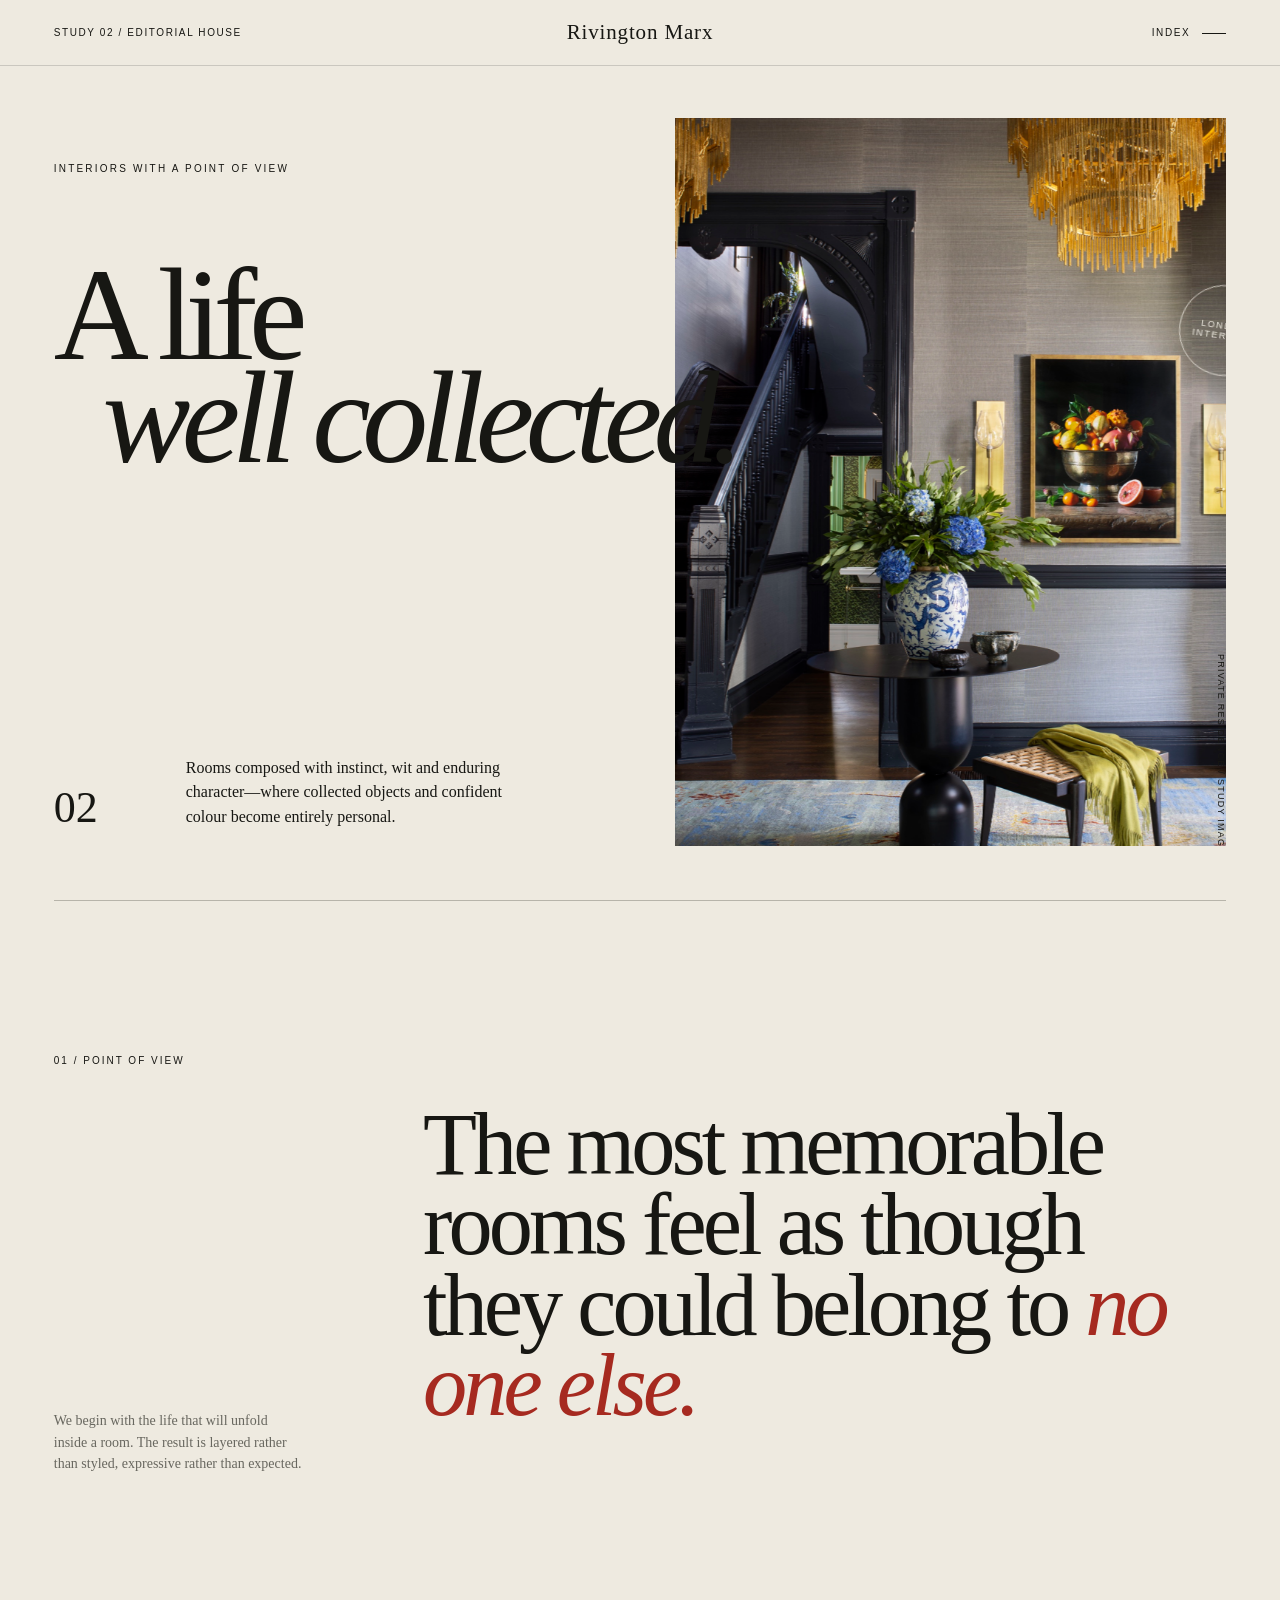
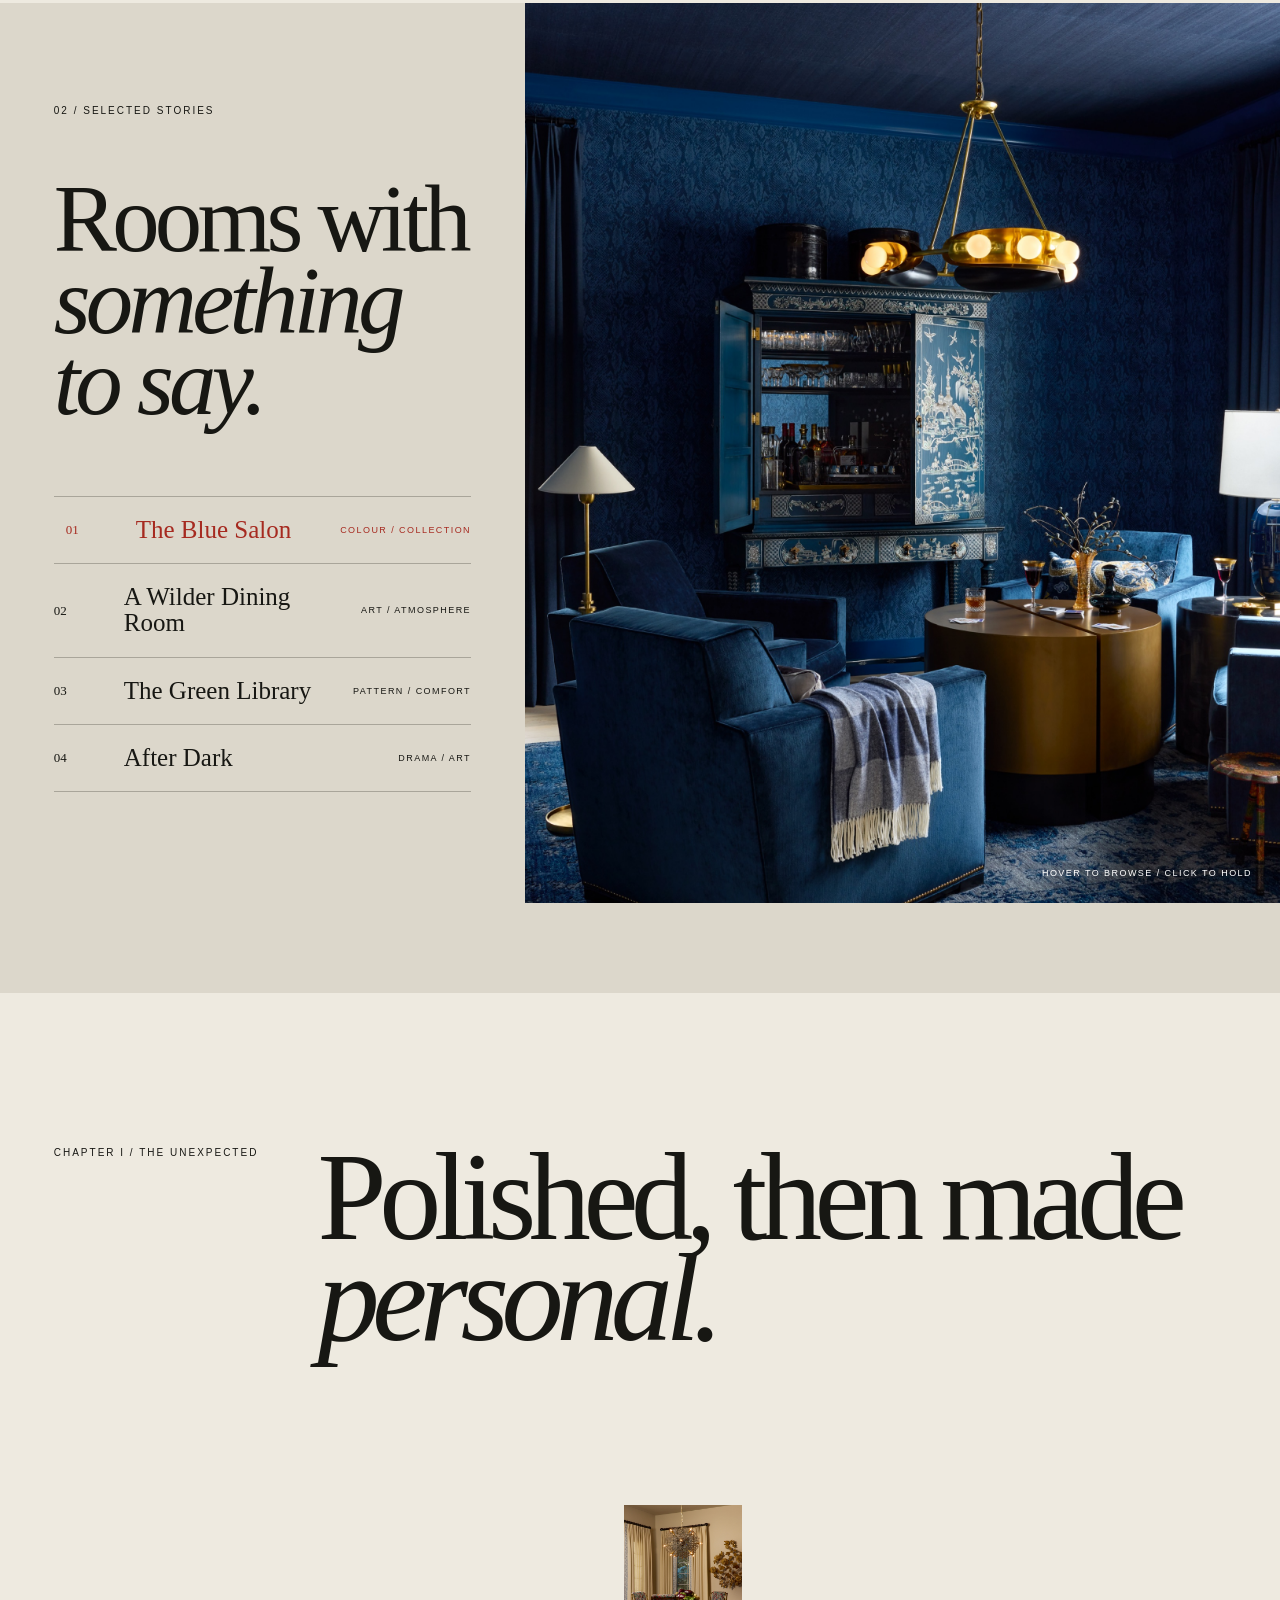
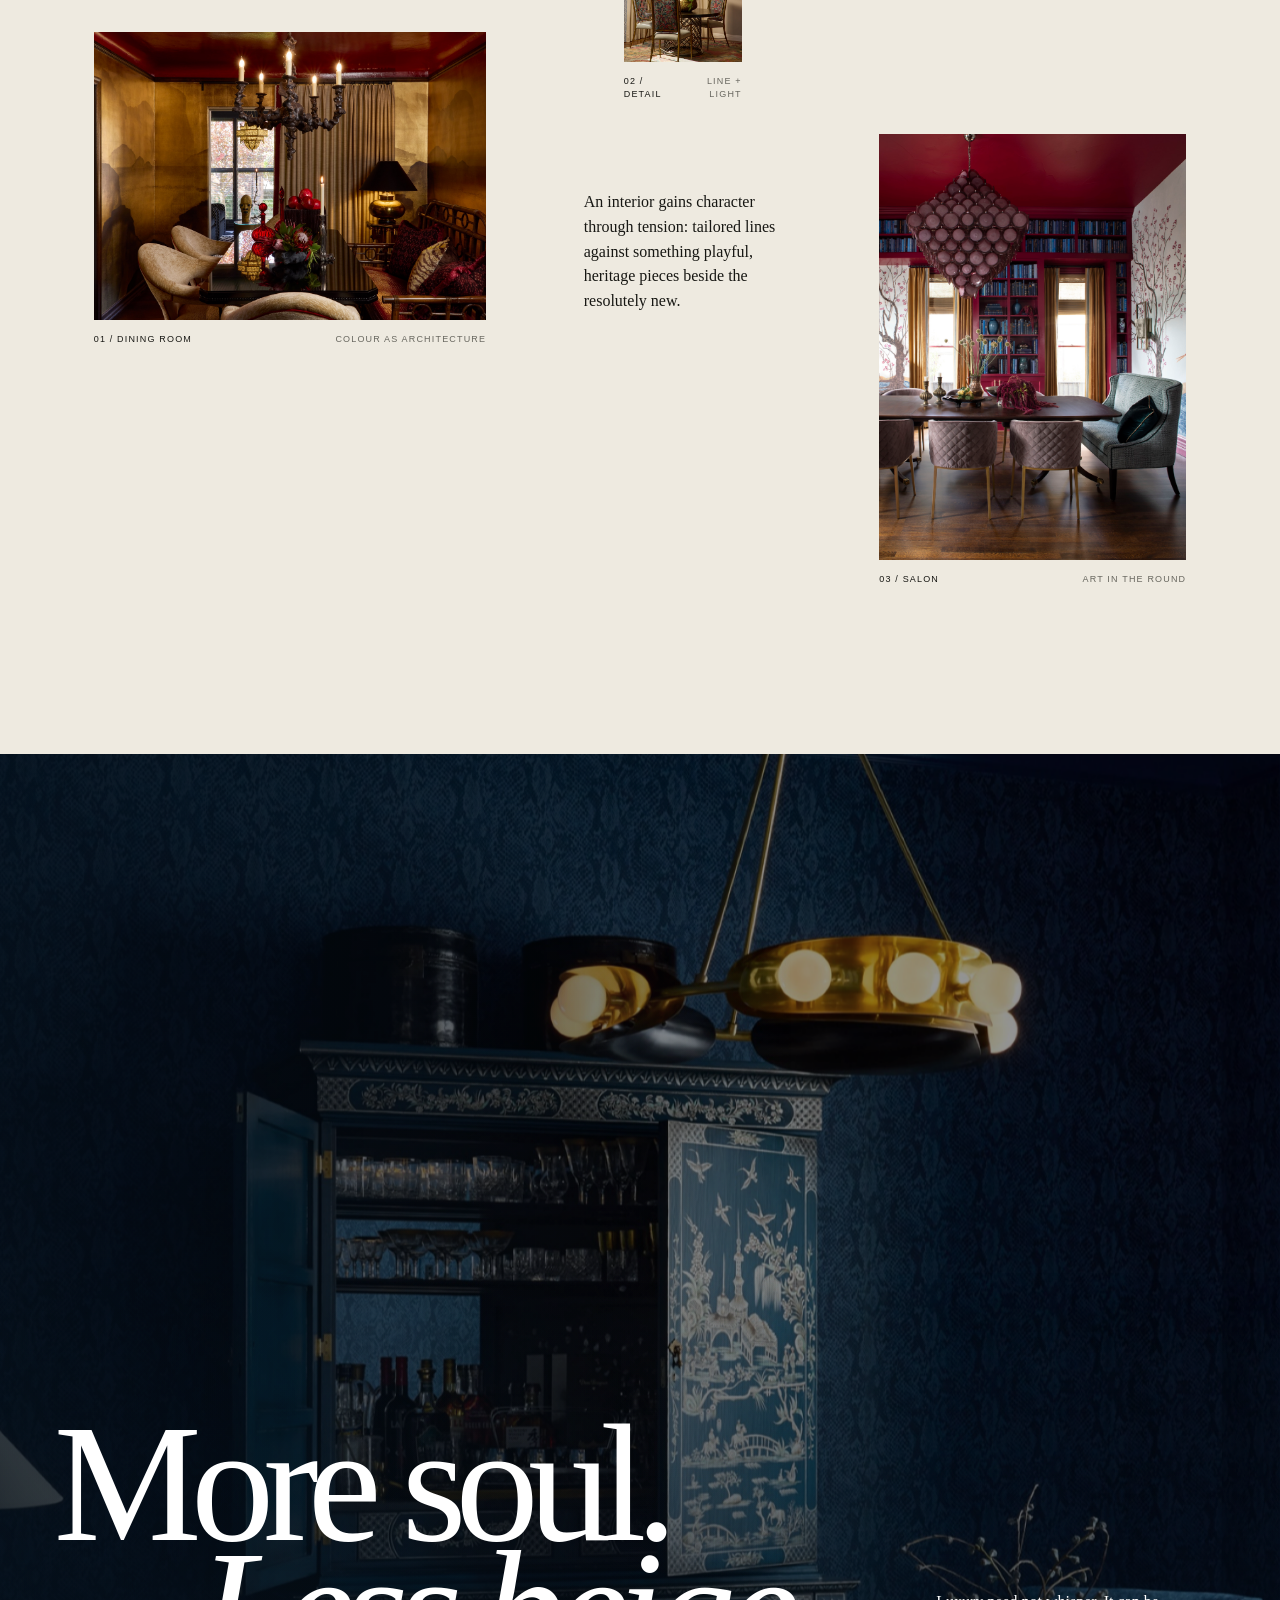
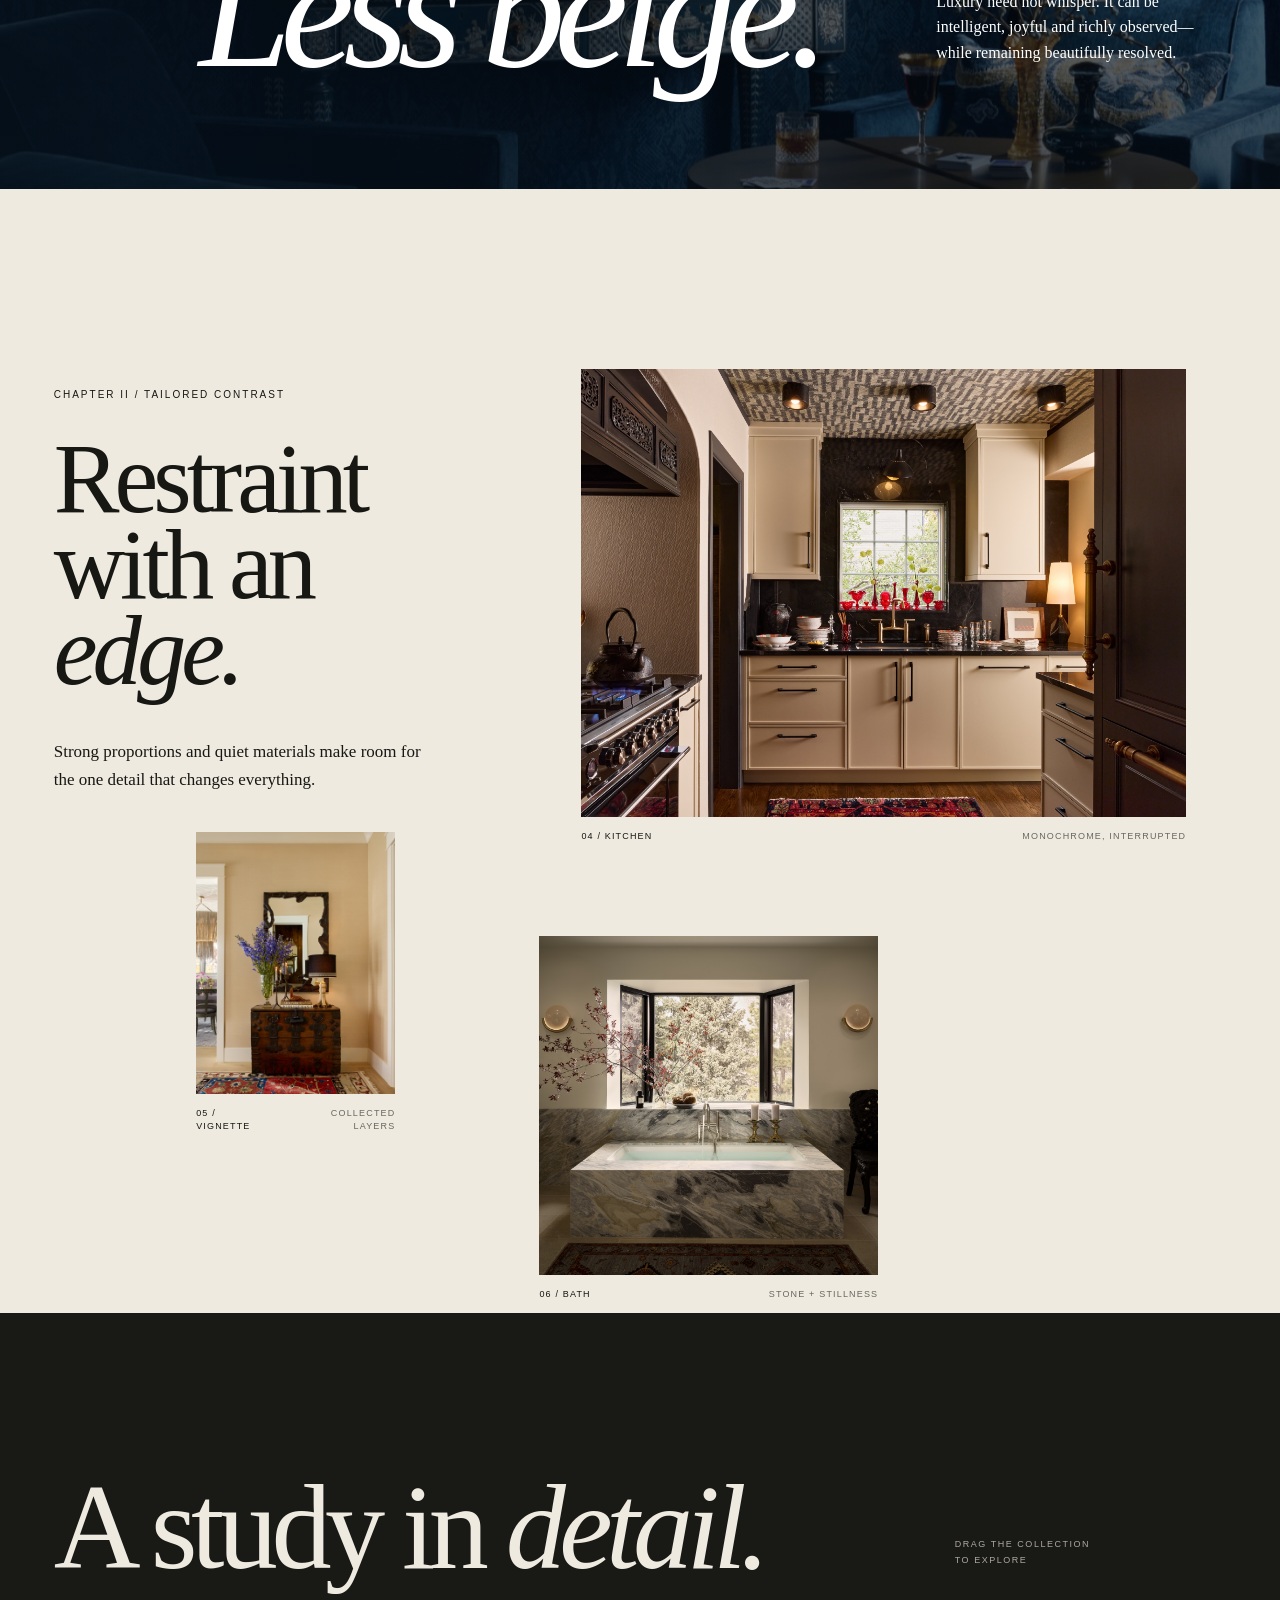
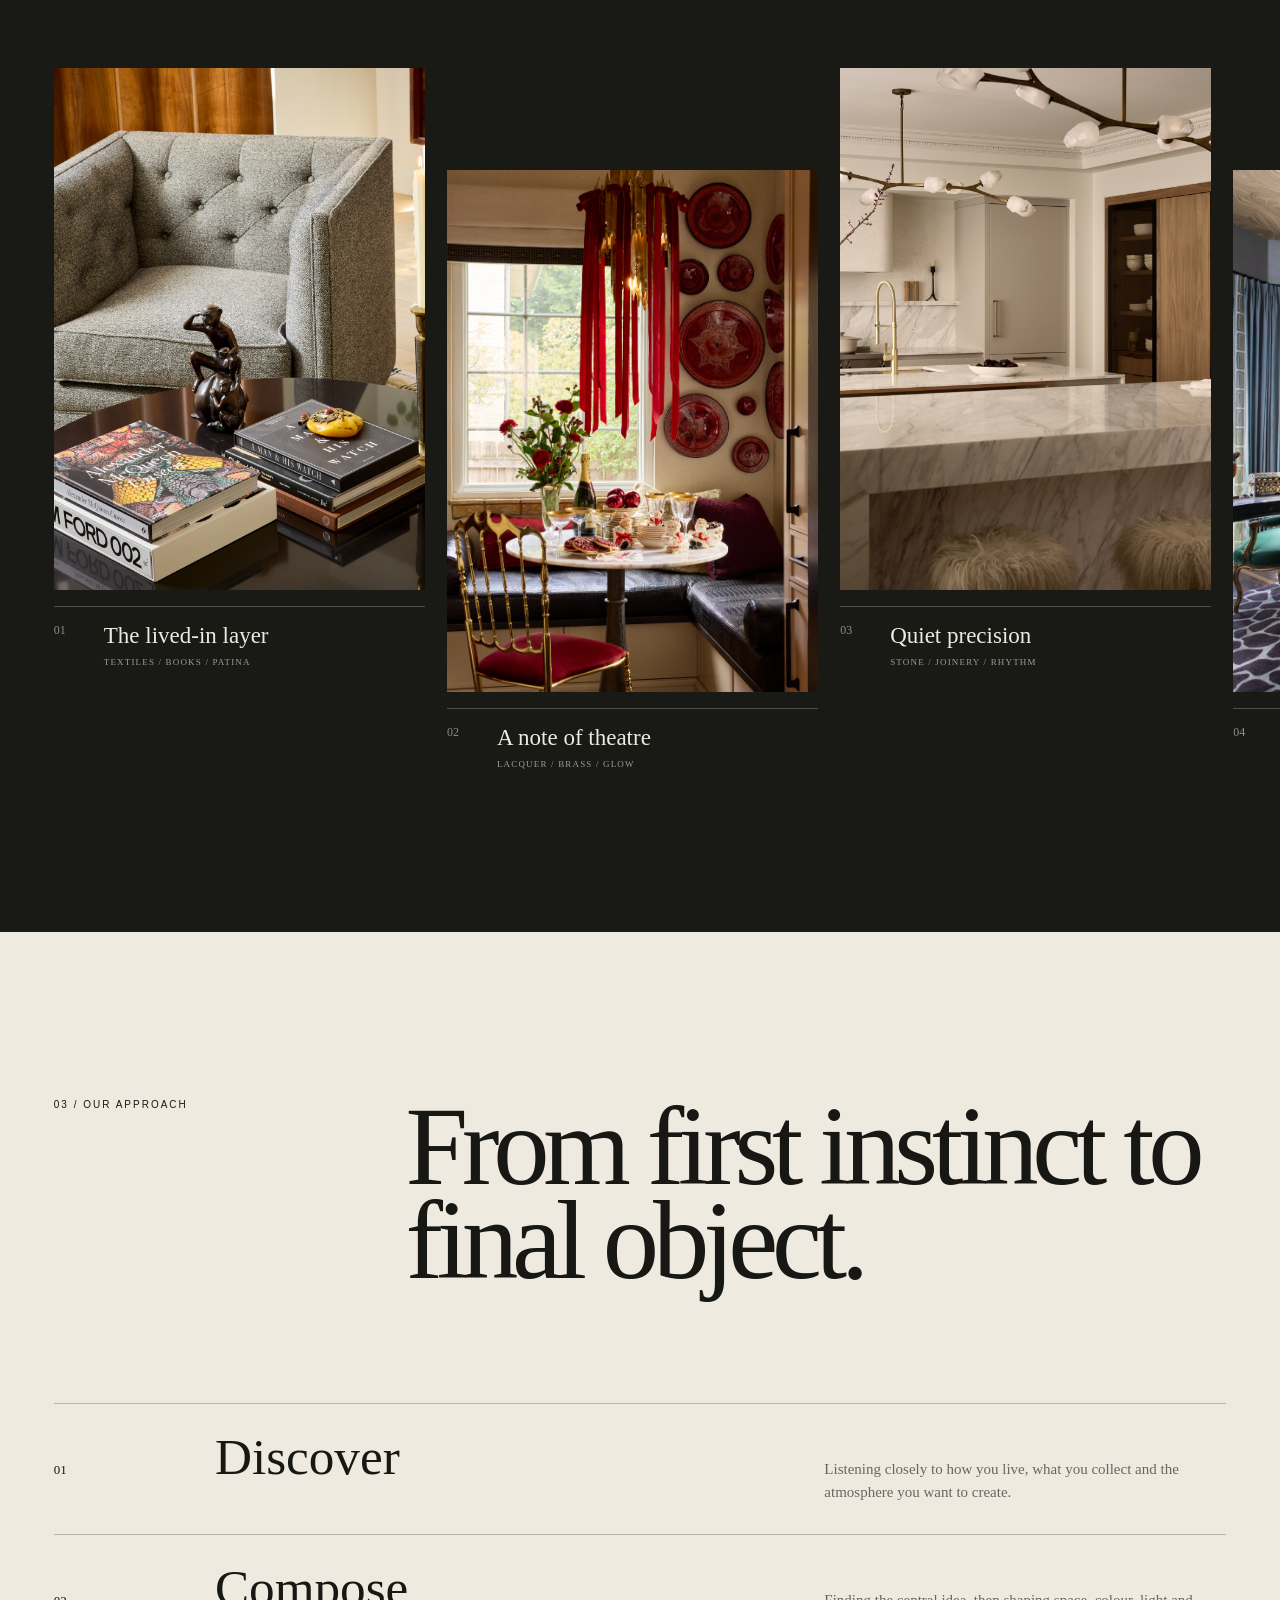
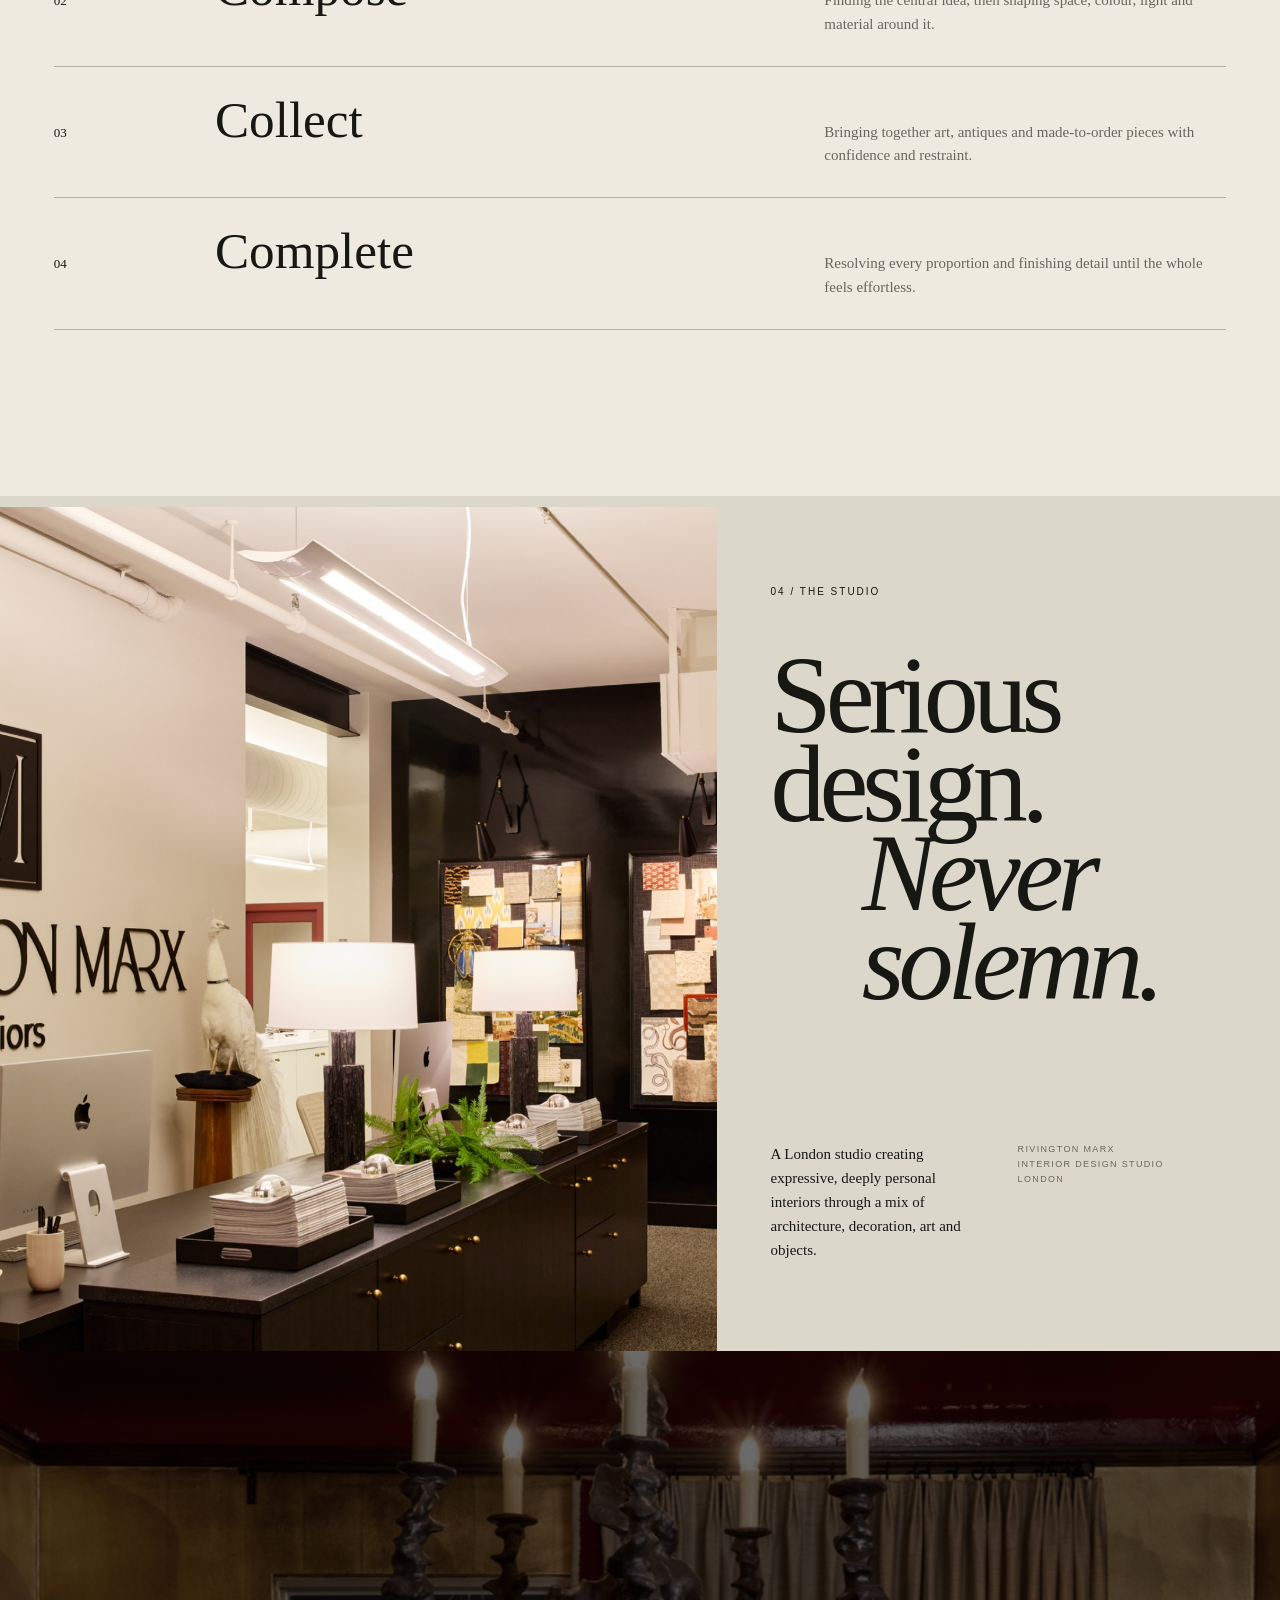
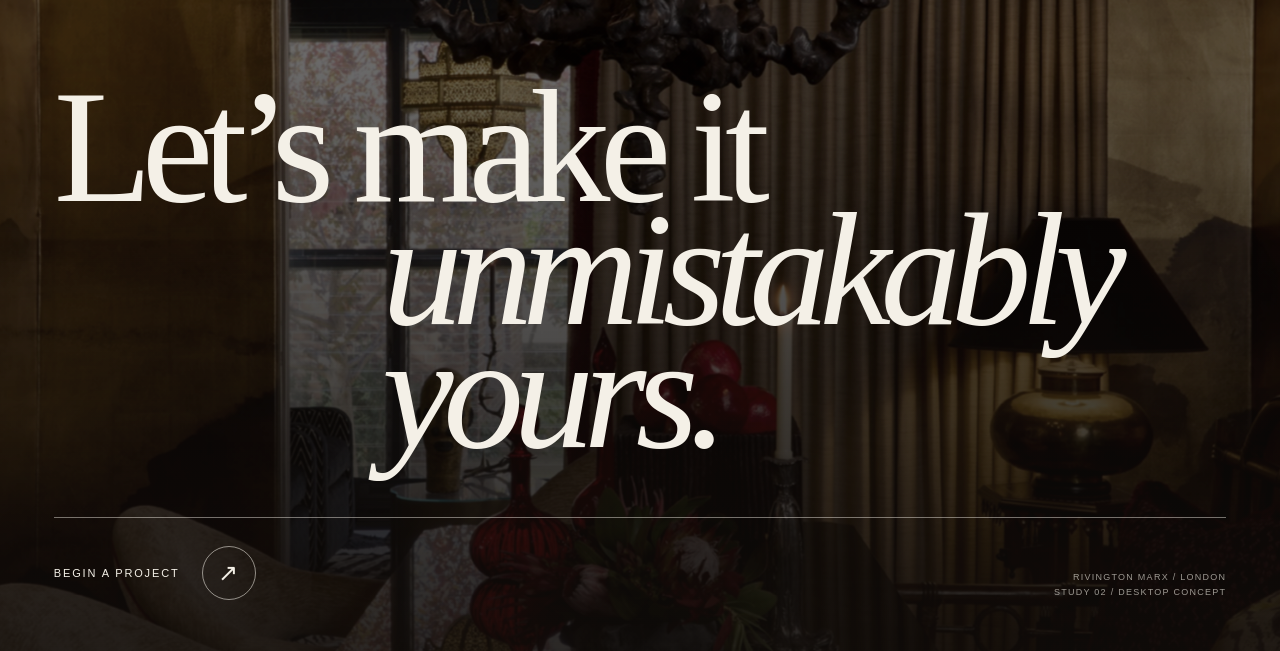
<file: study-2/index.html>
<!doctype html>
<html lang="en">
<head>
  <meta charset="utf-8">
  <meta name="viewport" content="width=device-width, initial-scale=1">
  <meta name="description" content="Rivington Marx — Study Two, Editorial House. Desktop design concept.">
  <link rel="icon" href="data:,">
  <title>Rivington Marx — Study Two / Editorial House</title>
  <style>
    :root {
      --paper: #eeeae0;
      --ink: #171713;
      --muted: #68675f;
      --line: rgba(23, 23, 19, .26);
      --red: #a62a20;
      --blue: #102c45;
      --serif: "Iowan Old Style", "Baskerville", "Times New Roman", serif;
      --display: "Bodoni 72", Didot, "Times New Roman", serif;
      --sans: "Helvetica Neue", Helvetica, Arial, sans-serif;
      --pad: clamp(34px, 4.2vw, 82px);
    }

    * { box-sizing: border-box; }
    html { scroll-behavior: smooth; }
    body {
      margin: 0;
      color: var(--ink);
      background: var(--paper);
      font-family: var(--sans);
      font-size: 14px;
      overflow-x: hidden;
    }

    a { color: inherit; text-decoration: none; }
    button { color: inherit; font: inherit; }
    img { display: block; width: 100%; }
    ::selection { color: var(--paper); background: var(--red); }

    .mobile-gate {
      display: none;
      min-height: 100svh;
      padding: 34px;
      align-items: center;
      justify-content: center;
      background: var(--ink);
      color: var(--paper);
      text-align: center;
    }
    .mobile-gate__inner { max-width: 420px; }
    .mobile-gate__eyebrow { margin-bottom: 28px; font-size: 10px; letter-spacing: .22em; text-transform: uppercase; }
    .mobile-gate h1 { margin: 0 0 20px; font: 400 44px/.95 var(--display); }
    .mobile-gate p { margin: 0; color: #b9b6ad; font: 15px/1.6 var(--serif); }

    .desktop-study { position: relative; }
    .progress {
      position: fixed;
      inset: 0 auto auto 0;
      z-index: 200;
      width: 0;
      height: 3px;
      background: var(--red);
      pointer-events: none;
    }

    .masthead {
      position: absolute;
      top: 0;
      left: 0;
      z-index: 100;
      width: 100%;
      display: grid;
      grid-template-columns: 1fr auto 1fr;
      align-items: center;
      padding: 22px var(--pad);
      border-bottom: 1px solid rgba(23, 23, 19, .16);
      font-size: 10px;
      letter-spacing: .16em;
      text-transform: uppercase;
    }
    .masthead__brand { font: 400 21px/1 var(--display); letter-spacing: .04em; text-transform: none; }
    .masthead__menu { justify-self: end; padding: 4px 0; border: 0; background: transparent; cursor: pointer; letter-spacing: inherit; text-transform: inherit; }
    .masthead__menu::after { content: ""; display: inline-block; width: 24px; height: 1px; margin-left: 12px; vertical-align: middle; background: currentColor; transition: width .35s ease; }
    .masthead__menu:hover::after { width: 38px; }

    .hero {
      min-height: 100vh;
      display: grid;
      grid-template-columns: 1.06fr .94fr;
      padding: 118px var(--pad) 54px;
      overflow: hidden;
    }
    .hero__copy { position: relative; z-index: 2; display: flex; flex-direction: column; justify-content: space-between; padding: 5vh 0 16px; }
    .hero__kicker { font-size: 10px; letter-spacing: .22em; text-transform: uppercase; }
    .hero h1 {
      position: relative;
      z-index: 3;
      width: 126%;
      margin: 10vh 0 0;
      font: 400 clamp(90px, 10.3vw, 178px)/.78 var(--display);
      letter-spacing: -.065em;
    }
    .hero h1 span { display: block; }
    .hero h1 .line-two { margin-left: .37em; font-style: italic; }
    .hero__footer { display: grid; grid-template-columns: 100px minmax(220px, 350px); gap: 32px; align-items: end; }
    .hero__folio { font: 400 44px/1 var(--display); }
    .hero__intro { margin: 0; font: 16px/1.55 var(--serif); }
    .hero__visual { position: relative; height: calc(100vh - 172px); overflow: hidden; }
    .hero__visual img { height: 115%; object-fit: cover; transform: translateY(-5%); }
    .hero__visual::after { content: "Private residence / Study image 01"; position: absolute; right: 0; bottom: -25px; font-size: 9px; letter-spacing: .14em; text-transform: uppercase; writing-mode: vertical-rl; }
    .hero__seal {
      position: absolute;
      right: -44px;
      top: 23%;
      width: 91px;
      height: 91px;
      display: grid;
      place-items: center;
      border: 1px solid rgba(238, 234, 224, .75);
      border-radius: 50%;
      color: var(--paper);
      font-size: 9px;
      letter-spacing: .18em;
      text-align: center;
      text-transform: uppercase;
      transform: rotate(8deg);
    }

    .rule { margin: 0 var(--pad); border: 0; border-top: 1px solid var(--line); }
    .eyebrow { font-size: 10px; letter-spacing: .2em; text-transform: uppercase; }
    .reveal { opacity: 0; transform: translateY(42px); transition: opacity .9s ease, transform 1s cubic-bezier(.2,.75,.25,1); }
    .reveal.is-visible { opacity: 1; transform: none; }

    .manifesto { display: grid; grid-template-columns: .63fr 1.37fr; min-height: 78vh; padding: 12vw var(--pad) 10vw; }
    .manifesto__aside { display: flex; flex-direction: column; justify-content: space-between; padding-right: 6vw; }
    .manifesto__aside p { max-width: 250px; margin: 0; color: var(--muted); font: 14px/1.55 var(--serif); }
    .manifesto__quote { align-self: center; margin: 0; font: 400 clamp(58px, 6.9vw, 118px)/.91 var(--display); letter-spacing: -.045em; }
    .manifesto__quote em { color: var(--red); font-weight: 400; }

    .story-index { min-height: 110vh; display: grid; grid-template-columns: .82fr 1.18fr; background: #dcd7cb; }
    .story-index__copy { position: relative; padding: 8vw var(--pad); }
    .story-index__sticky { position: sticky; top: 9vh; }
    .story-index h2 { max-width: 580px; margin: 7vh 0 8vh; font: 400 clamp(67px, 7.4vw, 125px)/.86 var(--display); letter-spacing: -.05em; }
    .story-index h2 em { display: block; font-weight: 400; }
    .story-list { border-top: 1px solid var(--line); }
    .story-link {
      width: 100%;
      display: grid;
      grid-template-columns: 52px 1fr auto;
      gap: 18px;
      align-items: center;
      padding: 20px 0;
      border: 0;
      border-bottom: 1px solid var(--line);
      background: transparent;
      cursor: pointer;
      text-align: left;
      transition: padding .35s ease, color .25s ease;
    }
    .story-link:hover, .story-link.is-active { padding-left: 12px; color: var(--red); }
    .story-link__no { font: 13px/1 var(--serif); }
    .story-link__name { font: 400 25px/1.05 var(--display); }
    .story-link__type { font-size: 9px; letter-spacing: .16em; text-transform: uppercase; }
    .story-index__stage { position: sticky; top: 0; height: 100vh; overflow: hidden; background: #1b2430; }
    .story-index__image { position: absolute; inset: 0; opacity: 0; transform: scale(1.045); transition: opacity .65s ease, transform 1.2s cubic-bezier(.2,.75,.25,1); }
    .story-index__image.is-active { opacity: 1; transform: scale(1); }
    .story-index__image img { height: 100%; object-fit: cover; }
    .story-index__caption { position: absolute; right: 28px; bottom: 25px; z-index: 5; color: white; font-size: 9px; letter-spacing: .16em; text-transform: uppercase; }

    .chapter { padding: 12vw var(--pad); }
    .chapter__header { display: grid; grid-template-columns: .45fr 1.55fr; align-items: start; margin-bottom: 11vw; }
    .chapter__header h2 { max-width: 980px; margin: 0; font: 400 clamp(74px, 9.7vw, 160px)/.82 var(--display); letter-spacing: -.06em; }
    .chapter__header h2 em { font-weight: 400; }
    .chapter__grid { display: grid; grid-template-columns: 1.05fr .44fr .86fr; gap: clamp(28px, 4.5vw, 90px); align-items: start; }
    .chapter__lead { margin-top: 11vw; }
    .chapter__lead img { aspect-ratio: 1.36; object-fit: cover; }
    .chapter__small { margin-top: 0; }
    .chapter__small img { aspect-ratio: .75; object-fit: cover; }
    .chapter__portrait { margin-top: 19vw; }
    .chapter__portrait img { aspect-ratio: .72; object-fit: cover; }
    .figure { position: relative; cursor: zoom-in; }
    .figure__image { overflow: hidden; }
    .figure img { transition: transform 1.25s cubic-bezier(.2,.75,.25,1), filter .5s ease; }
    .figure:hover img { transform: scale(1.035); }
    .figure figcaption { display: flex; justify-content: space-between; gap: 22px; padding-top: 13px; font-size: 9px; line-height: 1.4; letter-spacing: .13em; text-transform: uppercase; }
    .figure figcaption span:last-child { color: var(--muted); text-align: right; }
    .chapter__note { max-width: 280px; margin: 7vw 0 0; font: 16px/1.55 var(--serif); }

    .blue-interlude { position: relative; min-height: 115vh; display: grid; align-items: end; overflow: hidden; color: white; background: var(--blue); }
    .blue-interlude__image { position: absolute; inset: -10%; }
    .blue-interlude__image img { height: 120%; object-fit: cover; filter: brightness(.58) saturate(.88); }
    .blue-interlude::after { content: ""; position: absolute; inset: 0; background: linear-gradient(90deg, rgba(6,19,31,.62), transparent 62%), linear-gradient(0deg, rgba(6,19,31,.55), transparent 50%); }
    .blue-interlude__copy { position: relative; z-index: 2; display: grid; grid-template-columns: 1fr .36fr; gap: 6vw; align-items: end; padding: 9vw var(--pad); }
    .blue-interlude h2 { margin: 0; font: 400 clamp(95px, 13vw, 215px)/.76 var(--display); letter-spacing: -.065em; }
    .blue-interlude h2 em { display: block; padding-left: 18%; font-weight: 400; }
    .blue-interlude p { max-width: 300px; margin: 0 0 8px; font: 16px/1.6 var(--serif); }

    .pairing { padding: 13vw var(--pad); }
    .pairing__top { display: grid; grid-template-columns: .72fr 1.28fr; gap: 8vw; align-items: end; }
    .pairing__copy { padding-bottom: 5vw; }
    .pairing__copy h2 { margin: 4vh 0 5vh; font: 400 clamp(68px, 7.7vw, 130px)/.87 var(--display); letter-spacing: -.05em; }
    .pairing__copy p { max-width: 370px; margin: 0; font: 17px/1.6 var(--serif); }
    .pairing__main img { aspect-ratio: 1.35; object-fit: cover; }
    .pairing__bottom { width: 65%; display: grid; grid-template-columns: .8fr 1.2fr; gap: 5vw; align-items: end; margin: -3vw 0 0 8vw; }
    .pairing__bottom .figure:first-child img { aspect-ratio: .76; object-fit: cover; }
    .pairing__bottom .figure:last-child { margin-bottom: -12vw; }
    .pairing__bottom .figure:last-child img { aspect-ratio: 1; object-fit: cover; }

    .materials { padding: 13vw 0 10vw; overflow: hidden; background: #191916; color: #eeeae0; }
    .materials__head { display: grid; grid-template-columns: 1fr .34fr; gap: 8vw; align-items: end; padding: 0 var(--pad) 7vw; }
    .materials__head h2 { margin: 0; font: 400 clamp(76px, 9.4vw, 160px)/.82 var(--display); letter-spacing: -.055em; }
    .materials__head h2 em { font-weight: 400; }
    .materials__instruction { padding-bottom: 10px; color: #aca99f; font-size: 9px; line-height: 1.7; letter-spacing: .17em; text-transform: uppercase; }
    .materials__rail { display: flex; gap: 22px; overflow-x: auto; padding: 0 var(--pad) 32px; cursor: grab; scrollbar-width: none; user-select: none; touch-action: pan-y; }
    .materials__rail::-webkit-scrollbar { display: none; }
    .materials__rail.is-dragging { cursor: grabbing; }
    .material-card { flex: 0 0 clamp(310px, 29vw, 520px); margin: 0; }
    .material-card:nth-child(even) { padding-top: 8vw; }
    .material-card__image { height: clamp(430px, 58vh, 690px); overflow: hidden; }
    .material-card img { height: 100%; object-fit: cover; pointer-events: none; transition: transform .8s ease; }
    .material-card:hover img { transform: scale(1.025); }
    .material-card figcaption { display: grid; grid-template-columns: 34px 1fr; gap: 16px; padding-top: 17px; border-top: 1px solid rgba(238,234,224,.25); margin-top: 16px; }
    .material-card__no { color: #8d8b84; font: 12px/1 var(--serif); }
    .material-card__name { font: 400 23px/1.05 var(--display); }
    .material-card__note { display: block; margin-top: 8px; color: #9f9c94; font-size: 9px; line-height: 1.55; letter-spacing: .13em; text-transform: uppercase; }

    .process { padding: 13vw var(--pad); }
    .process__head { display: grid; grid-template-columns: .6fr 1.4fr; margin-bottom: 9vw; }
    .process__head h2 { max-width: 940px; margin: 0; font: 400 clamp(73px, 8.8vw, 150px)/.84 var(--display); letter-spacing: -.055em; }
    .process__list { border-top: 1px solid var(--line); }
    .process__row { position: relative; display: grid; grid-template-columns: 110px 1fr .72fr; gap: 4vw; align-items: baseline; padding: 27px 0 30px; border-bottom: 1px solid var(--line); overflow: hidden; }
    .process__no { font: 13px/1 var(--serif); }
    .process__name { position: relative; z-index: 2; font: 400 clamp(38px, 4vw, 68px)/1 var(--display); transition: color .3s ease, transform .45s ease; }
    .process__row p { position: relative; z-index: 2; max-width: 420px; margin: 0; color: var(--muted); font: 15px/1.55 var(--serif); }
    .process__row::before { content: ""; position: absolute; inset: 0; background: var(--red); transform: translateY(101%); transition: transform .45s cubic-bezier(.2,.75,.25,1); }
    .process__row:hover::before { transform: none; }
    .process__row:hover { color: var(--paper); }
    .process__row:hover .process__name { transform: translateX(14px); }
    .process__row:hover p { color: rgba(238,234,224,.72); }

    .studio { display: grid; grid-template-columns: 1.12fr .88fr; min-height: 95vh; background: #dcd7cb; }
    .studio__image { overflow: hidden; }
    .studio__image img { height: 110%; object-fit: cover; }
    .studio__copy { display: flex; flex-direction: column; justify-content: space-between; padding: 7vw var(--pad); }
    .studio__copy h2 { margin: 6vh 0; font: 400 clamp(76px, 8.6vw, 145px)/.81 var(--display); letter-spacing: -.055em; }
    .studio__copy h2 em { display: block; padding-left: 20%; font-weight: 400; }
    .studio__body { display: grid; grid-template-columns: 1fr 1fr; gap: 3vw; }
    .studio__body p { margin: 0; font: 15px/1.6 var(--serif); }
    .studio__location { color: var(--muted); font-size: 9px; line-height: 1.7; letter-spacing: .15em; text-transform: uppercase; }

    .closing { position: relative; min-height: 100vh; display: grid; align-items: end; overflow: hidden; color: #f4f0e7; background: #211a16; }
    .closing__image { position: absolute; inset: -8%; }
    .closing__image img { height: 116%; object-fit: cover; filter: brightness(.45) saturate(.7); }
    .closing::after { content: ""; position: absolute; inset: 0; background: linear-gradient(0deg, rgba(18,14,11,.74), rgba(18,14,11,.08) 65%); }
    .closing__copy { position: relative; z-index: 2; padding: 8vw var(--pad) 4vw; }
    .closing__copy h2 { max-width: 1200px; margin: 0 0 7vh; font: 400 clamp(96px, 12.6vw, 210px)/.76 var(--display); letter-spacing: -.065em; }
    .closing__copy h2 em { display: block; padding-left: 28%; font-weight: 400; }
    .closing__bottom { display: grid; grid-template-columns: 1fr auto; align-items: end; padding-top: 28px; border-top: 1px solid rgba(244,240,231,.45); }
    .closing__link { display: inline-flex; align-items: center; gap: 22px; font-size: 11px; letter-spacing: .17em; text-transform: uppercase; }
    .closing__link i { width: 54px; height: 54px; display: grid; place-items: center; border: 1px solid rgba(244,240,231,.55); border-radius: 50%; font: 400 24px/1 var(--serif); transition: color .3s ease, background .3s ease, transform .3s ease; }
    .closing__link:hover i { color: var(--ink); background: var(--paper); transform: translateX(5px); }
    .closing__meta { color: rgba(244,240,231,.62); font-size: 9px; line-height: 1.65; letter-spacing: .14em; text-align: right; text-transform: uppercase; }

    .menu-overlay { position: fixed; inset: 0; z-index: 300; display: grid; grid-template-columns: 1.1fr .9fr; color: var(--paper); background: #171713; opacity: 0; visibility: hidden; transition: opacity .5s ease, visibility .5s; }
    .menu-overlay.is-open { opacity: 1; visibility: visible; }
    .menu-overlay__close { position: absolute; top: 28px; right: var(--pad); z-index: 2; padding: 5px 0; border: 0; color: inherit; background: transparent; cursor: pointer; font-size: 10px; letter-spacing: .17em; text-transform: uppercase; }
    .menu-overlay__nav { display: flex; flex-direction: column; justify-content: center; padding: var(--pad); }
    .menu-overlay__label { margin-bottom: 6vh; color: #918f87; font-size: 9px; letter-spacing: .18em; text-transform: uppercase; }
    .menu-overlay__nav a { display: grid; grid-template-columns: 44px 1fr; align-items: baseline; max-width: 650px; padding: 12px 0; border-bottom: 1px solid rgba(238,234,224,.17); }
    .menu-overlay__nav a span:first-child { color: #77756f; font: 12px/1 var(--serif); }
    .menu-overlay__nav a span:last-child { font: 400 clamp(42px, 4.8vw, 78px)/1 var(--display); transition: color .3s ease, transform .35s ease; }
    .menu-overlay__nav a:hover span:last-child { color: #d66757; transform: translateX(14px); }
    .menu-overlay__visual { overflow: hidden; }
    .menu-overlay__visual img { height: 100%; object-fit: cover; filter: brightness(.72) saturate(.72); transform: scale(1.06); transition: transform 1.2s ease; }
    .menu-overlay.is-open .menu-overlay__visual img { transform: scale(1); }

    .lightbox { position: fixed; inset: 0; z-index: 400; display: grid; place-items: center; padding: 6vh 6vw; color: white; background: rgba(13,13,12,.96); opacity: 0; visibility: hidden; transition: opacity .35s ease, visibility .35s; }
    .lightbox.is-open { opacity: 1; visibility: visible; }
    .lightbox img { max-width: 88vw; max-height: 84vh; width: auto; height: auto; object-fit: contain; }
    .lightbox__close { position: absolute; top: 25px; right: 30px; border: 0; color: white; background: transparent; cursor: pointer; font-size: 10px; letter-spacing: .17em; text-transform: uppercase; }
    .lightbox__caption { position: absolute; left: 6vw; bottom: 25px; font-size: 9px; letter-spacing: .16em; text-transform: uppercase; }

    @media (max-width: 979px) {
      .desktop-study { display: none; }
      .mobile-gate { display: flex; }
    }

    @media (prefers-reduced-motion: reduce) {
      html { scroll-behavior: auto; }
      *, *::before, *::after { animation-duration: .01ms !important; animation-iteration-count: 1 !important; transition-duration: .01ms !important; }
      .reveal { opacity: 1; transform: none; }
    }
  </style>
</head>
<body>
  <aside class="mobile-gate" aria-label="Desktop concept notice">
    <div class="mobile-gate__inner">
      <div class="mobile-gate__eyebrow">Rivington Marx / Study 02</div>
      <h1>Desktop study only.</h1>
      <p>This concept has intentionally been designed for desktop presentation. The mobile experience will follow after the selected direction is approved.</p>
    </div>
  </aside>

  <main class="desktop-study">
    <div class="progress" aria-hidden="true"></div>

    <header class="masthead">
      <div>Study 02 / Editorial House</div>
      <a class="masthead__brand" href="#top" aria-label="Rivington Marx home">Rivington Marx</a>
      <button class="masthead__menu" type="button" aria-expanded="false" aria-controls="menu">Index</button>
    </header>

    <section class="hero" id="top">
      <div class="hero__copy">
        <div>
          <div class="hero__kicker">Interiors with a point of view</div>
          <h1 aria-label="A life well collected"><span>A life</span><span class="line-two">well collected.</span></h1>
        </div>
        <div class="hero__footer">
          <div class="hero__folio">02</div>
          <p class="hero__intro">Rooms composed with instinct, wit and enduring character—where collected objects and confident colour become entirely personal.</p>
        </div>
      </div>
      <div class="hero__visual" data-parallax=".085">
        <img src="../assets/foyer.jpg" alt="Layered entrance hall with a sculptural staircase, chandelier and artwork">
        <div class="hero__seal">London<br>Interiors</div>
      </div>
    </section>

    <hr class="rule">

    <section class="manifesto" id="philosophy">
      <aside class="manifesto__aside reveal">
        <div class="eyebrow">01 / Point of view</div>
        <p>We begin with the life that will unfold inside a room. The result is layered rather than styled, expressive rather than expected.</p>
      </aside>
      <blockquote class="manifesto__quote reveal">The most memorable rooms feel as though they could belong to <em>no one else.</em></blockquote>
    </section>

    <section class="story-index" id="work">
      <div class="story-index__copy">
        <div class="story-index__sticky">
          <div class="eyebrow">02 / Selected stories</div>
          <h2>Rooms with <em>something to say.</em></h2>
          <div class="story-list">
            <button class="story-link is-active" type="button" data-story="0" aria-pressed="true"><span class="story-link__no">01</span><span class="story-link__name">The Blue Salon</span><span class="story-link__type">Colour / Collection</span></button>
            <button class="story-link" type="button" data-story="1" aria-pressed="false"><span class="story-link__no">02</span><span class="story-link__name">A Wilder Dining Room</span><span class="story-link__type">Art / Atmosphere</span></button>
            <button class="story-link" type="button" data-story="2" aria-pressed="false"><span class="story-link__no">03</span><span class="story-link__name">The Green Library</span><span class="story-link__type">Pattern / Comfort</span></button>
            <button class="story-link" type="button" data-story="3" aria-pressed="false"><span class="story-link__no">04</span><span class="story-link__name">After Dark</span><span class="story-link__type">Drama / Art</span></button>
          </div>
        </div>
      </div>
      <div class="story-index__stage" aria-live="polite">
        <div class="story-index__image is-active"><img src="../assets/blue-salon.jpg" alt="Deep blue salon with art and collected furniture"></div>
        <div class="story-index__image"><img src="../assets/pink-dining.jpg" alt="Vivid pink dining room with mural and sculptural chandelier"></div>
        <div class="story-index__image"><img src="../assets/green-study.jpg" alt="Layered green library with artwork, seating and patterned rug"></div>
        <div class="story-index__image"><img src="../assets/black-bath.jpg" alt="Dark dramatic room with vivid abstract artwork"></div>
        <div class="story-index__caption">Hover to browse / Click to hold</div>
      </div>
    </section>

    <section class="chapter" id="chapter-one">
      <header class="chapter__header reveal">
        <div class="eyebrow">Chapter I / The unexpected</div>
        <h2>Polished, then made <em>personal.</em></h2>
      </header>
      <div class="chapter__grid">
        <figure class="figure chapter__lead reveal" data-lightbox>
          <div class="figure__image"><img src="../assets/gold-dining.jpg" alt="Gold and red dining room with sculptural chandelier" loading="lazy"></div>
          <figcaption><span>01 / Dining room</span><span>Colour as architecture</span></figcaption>
        </figure>
        <div class="chapter__small reveal">
          <figure class="figure" data-lightbox>
            <div class="figure__image"><img src="../assets/dining-detail.jpg" alt="Dining detail with brass chairs and dramatic wire light" loading="lazy"></div>
            <figcaption><span>02 / Detail</span><span>Line + light</span></figcaption>
          </figure>
          <p class="chapter__note">An interior gains character through tension: tailored lines against something playful, heritage pieces beside the resolutely new.</p>
        </div>
        <figure class="figure chapter__portrait reveal" data-lightbox>
          <div class="figure__image"><img src="../assets/pink-dining.jpg" alt="Pink dining room with mural and bubble chandelier" loading="lazy"></div>
          <figcaption><span>03 / Salon</span><span>Art in the round</span></figcaption>
        </figure>
      </div>
    </section>

    <section class="blue-interlude">
      <div class="blue-interlude__image" data-parallax=".055"><img src="../assets/blue-salon.jpg" alt="Blue layered salon" loading="lazy"></div>
      <div class="blue-interlude__copy reveal">
        <h2>More soul.<em>Less beige.</em></h2>
        <p>Luxury need not whisper. It can be intelligent, joyful and richly observed—while remaining beautifully resolved.</p>
      </div>
    </section>

    <section class="pairing" id="chapter-two">
      <div class="pairing__top">
        <div class="pairing__copy reveal">
          <div class="eyebrow">Chapter II / Tailored contrast</div>
          <h2>Restraint with an <em>edge.</em></h2>
          <p>Strong proportions and quiet materials make room for the one detail that changes everything.</p>
        </div>
        <figure class="figure pairing__main reveal" data-lightbox>
          <div class="figure__image"><img src="../assets/dark-kitchen.jpg" alt="Tailored dark and cream kitchen with patterned ceiling" loading="lazy"></div>
          <figcaption><span>04 / Kitchen</span><span>Monochrome, interrupted</span></figcaption>
        </figure>
      </div>
      <div class="pairing__bottom">
        <figure class="figure reveal" data-lightbox>
          <div class="figure__image"><img src="../assets/vignette.jpg" alt="Antique console vignette with blue flowers and carved mirror" loading="lazy"></div>
          <figcaption><span>05 / Vignette</span><span>Collected layers</span></figcaption>
        </figure>
        <figure class="figure reveal" data-lightbox>
          <div class="figure__image"><img src="../assets/tailored-bath.jpg" alt="Marble bathroom with sculptural bath and window" loading="lazy"></div>
          <figcaption><span>06 / Bath</span><span>Stone + stillness</span></figcaption>
        </figure>
      </div>
    </section>

    <section class="materials" id="details">
      <header class="materials__head reveal">
        <h2>A study in <em>detail.</em></h2>
        <div class="materials__instruction">Drag the collection<br>to explore</div>
      </header>
      <div class="materials__rail" aria-label="Material and detail collection">
        <figure class="material-card">
          <div class="material-card__image"><img src="../assets/chair-detail.jpg" alt="Layered chair and table detail" loading="lazy"></div>
          <figcaption><span class="material-card__no">01</span><span class="material-card__name">The lived-in layer<span class="material-card__note">Textiles / books / patina</span></span></figcaption>
        </figure>
        <figure class="material-card">
          <div class="material-card__image"><img src="../assets/red-detail.jpg" alt="Red and brass interior vignette" loading="lazy"></div>
          <figcaption><span class="material-card__no">02</span><span class="material-card__name">A note of theatre<span class="material-card__note">Lacquer / brass / glow</span></span></figcaption>
        </figure>
        <figure class="material-card">
          <div class="material-card__image"><img src="../assets/stone-kitchen.jpg" alt="Cream stone kitchen with double islands" loading="lazy"></div>
          <figcaption><span class="material-card__no">03</span><span class="material-card__name">Quiet precision<span class="material-card__note">Stone / joinery / rhythm</span></span></figcaption>
        </figure>
        <figure class="material-card">
          <div class="material-card__image"><img src="../assets/green-study.jpg" alt="Green layered sitting room" loading="lazy"></div>
          <figcaption><span class="material-card__no">04</span><span class="material-card__name">Pattern in conversation<span class="material-card__note">Colour / print / art</span></span></figcaption>
        </figure>
        <figure class="material-card">
          <div class="material-card__image"><img src="../assets/black-bath.jpg" alt="Black room with vivid red artwork" loading="lazy"></div>
          <figcaption><span class="material-card__no">05</span><span class="material-card__name">The dark room<span class="material-card__note">Shadow / pigment / impact</span></span></figcaption>
        </figure>
      </div>
    </section>

    <section class="process" id="approach">
      <header class="process__head reveal">
        <div class="eyebrow">03 / Our approach</div>
        <h2>From first instinct to final object.</h2>
      </header>
      <div class="process__list">
        <div class="process__row reveal"><span class="process__no">01</span><span class="process__name">Discover</span><p>Listening closely to how you live, what you collect and the atmosphere you want to create.</p></div>
        <div class="process__row reveal"><span class="process__no">02</span><span class="process__name">Compose</span><p>Finding the central idea, then shaping space, colour, light and material around it.</p></div>
        <div class="process__row reveal"><span class="process__no">03</span><span class="process__name">Collect</span><p>Bringing together art, antiques and made-to-order pieces with confidence and restraint.</p></div>
        <div class="process__row reveal"><span class="process__no">04</span><span class="process__name">Complete</span><p>Resolving every proportion and finishing detail until the whole feels effortless.</p></div>
      </div>
    </section>

    <section class="studio" id="studio">
      <div class="studio__image" data-parallax=".045"><img src="../assets/studio.jpg" alt="Rivington Marx design studio with material boards" loading="lazy"></div>
      <div class="studio__copy">
        <div>
          <div class="eyebrow">04 / The studio</div>
          <h2>Serious design.<em>Never solemn.</em></h2>
        </div>
        <div class="studio__body reveal">
          <p>A London studio creating expressive, deeply personal interiors through a mix of architecture, decoration, art and objects.</p>
          <div class="studio__location">Rivington Marx<br>Interior design studio<br>London</div>
        </div>
      </div>
    </section>

    <section class="closing" id="contact">
      <div class="closing__image" data-parallax=".05"><img src="../assets/gold-dining.jpg" alt="Richly layered gold and red dining room" loading="lazy"></div>
      <div class="closing__copy reveal">
        <h2>Let’s make it <em>unmistakably yours.</em></h2>
        <div class="closing__bottom">
          <a class="closing__link" href="https://rivingtonmarx.com/contact/" target="_blank" rel="noopener"><span>Begin a project</span><i aria-hidden="true">↗</i></a>
          <div class="closing__meta">Rivington Marx / London<br>Study 02 / Desktop concept</div>
        </div>
      </div>
    </section>
  </main>

  <aside class="menu-overlay" id="menu" aria-hidden="true">
    <button class="menu-overlay__close" type="button">Close — Esc</button>
    <nav class="menu-overlay__nav" aria-label="Primary navigation">
      <div class="menu-overlay__label">Index / Study Two</div>
      <a href="#work"><span>01</span><span>Selected work</span></a>
      <a href="#philosophy"><span>02</span><span>Point of view</span></a>
      <a href="#details"><span>03</span><span>Details</span></a>
      <a href="#approach"><span>04</span><span>Approach</span></a>
      <a href="#studio"><span>05</span><span>Studio</span></a>
      <a href="#contact"><span>06</span><span>Contact</span></a>
    </nav>
    <div class="menu-overlay__visual"><img src="../assets/red-detail.jpg" alt="Rich red interior detail"></div>
  </aside>

  <div class="lightbox" role="dialog" aria-modal="true" aria-hidden="true" aria-label="Expanded project image">
    <button class="lightbox__close" type="button">Close — Esc</button>
    <img alt="">
    <div class="lightbox__caption"></div>
  </div>

  <script>
    (() => {
      const reduceMotion = window.matchMedia('(prefers-reduced-motion: reduce)').matches;
      const progress = document.querySelector('.progress');
      const revealItems = document.querySelectorAll('.reveal');
      const menu = document.querySelector('.menu-overlay');
      const menuButton = document.querySelector('.masthead__menu');
      const menuClose = document.querySelector('.menu-overlay__close');
      const lightbox = document.querySelector('.lightbox');
      const lightboxImage = lightbox.querySelector('img');
      const lightboxCaption = lightbox.querySelector('.lightbox__caption');
      let frame = null;

      const updateScroll = () => {
        const max = document.documentElement.scrollHeight - innerHeight;
        progress.style.width = `${max > 0 ? (scrollY / max) * 100 : 0}%`;
        if (!reduceMotion) {
          document.querySelectorAll('[data-parallax]').forEach((node) => {
            const rect = node.getBoundingClientRect();
            if (rect.bottom > 0 && rect.top < innerHeight) {
              const speed = Number(node.dataset.parallax || .05);
              const offset = (innerHeight / 2 - (rect.top + rect.height / 2)) * speed;
              const image = node.querySelector('img');
              if (image) image.style.transform = `translate3d(0, ${offset}px, 0) scale(1.06)`;
            }
          });
        }
        frame = null;
      };
      addEventListener('scroll', () => {
        if (!frame) frame = requestAnimationFrame(updateScroll);
      }, { passive: true });
      updateScroll();

      if ('IntersectionObserver' in window && !reduceMotion) {
        const observer = new IntersectionObserver((entries) => {
          entries.forEach((entry) => {
            if (entry.isIntersecting) {
              entry.target.classList.add('is-visible');
              observer.unobserve(entry.target);
            }
          });
        }, { threshold: .12, rootMargin: '0px 0px -8% 0px' });
        revealItems.forEach((item) => observer.observe(item));
      } else {
        revealItems.forEach((item) => item.classList.add('is-visible'));
      }

      const storyLinks = [...document.querySelectorAll('.story-link')];
      const storyImages = [...document.querySelectorAll('.story-index__image')];
      const showStory = (index) => {
        storyLinks.forEach((link, i) => {
          link.classList.toggle('is-active', i === index);
          link.setAttribute('aria-pressed', String(i === index));
        });
        storyImages.forEach((image, i) => image.classList.toggle('is-active', i === index));
      };
      storyLinks.forEach((link, index) => {
        link.addEventListener('mouseenter', () => showStory(index));
        link.addEventListener('focus', () => showStory(index));
        link.addEventListener('click', () => showStory(index));
      });

      const setMenu = (open) => {
        menu.classList.toggle('is-open', open);
        menu.setAttribute('aria-hidden', String(!open));
        menuButton.setAttribute('aria-expanded', String(open));
        document.body.style.overflow = open ? 'hidden' : '';
        if (open) menuClose.focus();
      };
      menuButton.addEventListener('click', () => setMenu(true));
      menuClose.addEventListener('click', () => setMenu(false));
      menu.querySelectorAll('a').forEach((link) => link.addEventListener('click', () => setMenu(false)));

      const setLightbox = (open, figure) => {
        lightbox.classList.toggle('is-open', open);
        lightbox.setAttribute('aria-hidden', String(!open));
        document.body.style.overflow = open ? 'hidden' : '';
        if (open && figure) {
          const source = figure.querySelector('img');
          const caption = figure.querySelector('figcaption');
          lightboxImage.src = source.src;
          lightboxImage.alt = source.alt;
          lightboxCaption.textContent = caption ? caption.innerText.replace(/\n/g, ' — ') : '';
          lightbox.querySelector('.lightbox__close').focus();
        }
      };
      document.querySelectorAll('[data-lightbox]').forEach((figure) => figure.addEventListener('click', () => setLightbox(true, figure)));
      lightbox.querySelector('.lightbox__close').addEventListener('click', () => setLightbox(false));
      lightbox.addEventListener('click', (event) => { if (event.target === lightbox) setLightbox(false); });

      const rail = document.querySelector('.materials__rail');
      let dragging = false;
      let startX = 0;
      let startScroll = 0;
      rail.addEventListener('pointerdown', (event) => {
        dragging = true;
        startX = event.clientX;
        startScroll = rail.scrollLeft;
        rail.classList.add('is-dragging');
        rail.setPointerCapture(event.pointerId);
      });
      rail.addEventListener('pointermove', (event) => {
        if (dragging) rail.scrollLeft = startScroll - (event.clientX - startX) * 1.25;
      });
      const releaseRail = () => { dragging = false; rail.classList.remove('is-dragging'); };
      rail.addEventListener('pointerup', releaseRail);
      rail.addEventListener('pointercancel', releaseRail);

      addEventListener('keydown', (event) => {
        if (event.key === 'Escape') {
          if (lightbox.classList.contains('is-open')) setLightbox(false);
          else if (menu.classList.contains('is-open')) setMenu(false);
        }
      });
    })();
  </script>
</body>
</html>
</file>
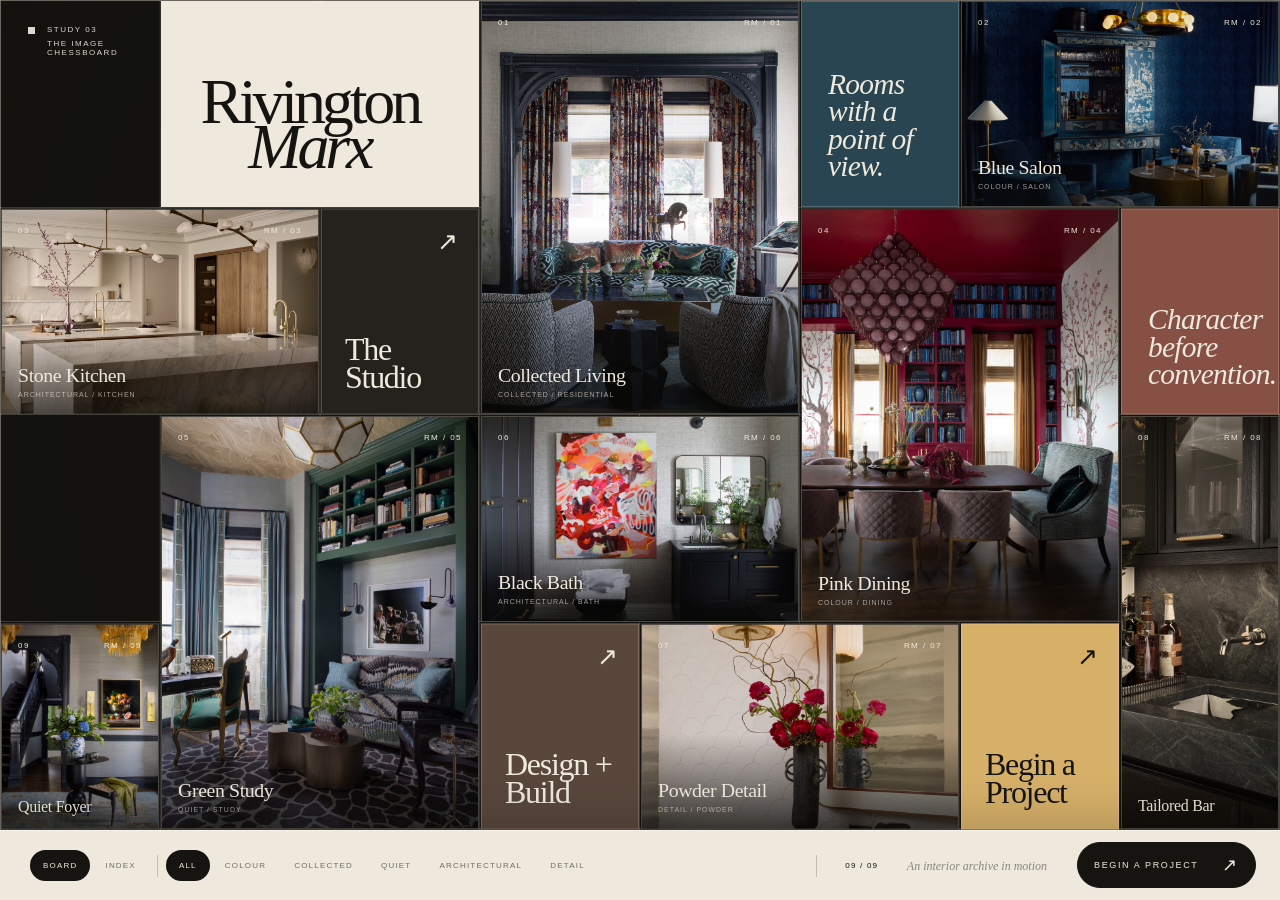
<file: study-3/index.html>
<!doctype html>
<html lang="en">
<head>
  <meta charset="utf-8">
  <meta name="viewport" content="width=device-width, initial-scale=1">
  <meta name="description" content="Rivington Marx — Study Three, The Image Chessboard. Desktop interactive design concept.">
  <link rel="icon" href="data:,">
  <title>Rivington Marx — Study Three / The Image Chessboard</title>
  <style>
    :root {
      --ink: #151411;
      --ink-soft: #1c1a16;
      --paper: #eee9dc;
      --paper-soft: #d7d0c1;
      --rule: rgba(238, 233, 220, .22);
      --rule-dark: rgba(21, 20, 17, .2);
      --rust: #9d4f39;
      --display: Cochin, "Hoefler Text", Georgia, serif;
      --sans: "Arial Narrow", "Helvetica Neue", Helvetica, Arial, sans-serif;
      --ease: cubic-bezier(.22, .78, .22, 1);
      --dock-height: 70px;
    }

    * { box-sizing: border-box; }
    html, body { width: 100%; height: 100%; }
    html { background: var(--ink); }
    body {
      margin: 0;
      overflow: hidden;
      color: var(--paper);
      background: var(--ink);
      font-family: var(--sans);
      font-size: 14px;
      -webkit-font-smoothing: antialiased;
    }

    button, a { color: inherit; font: inherit; }
    button { border: 0; cursor: pointer; }
    a { text-decoration: none; }
    img { display: block; max-width: 100%; }
    :focus-visible { outline: 1px solid currentColor; outline-offset: 4px; }

    .mobile-gate {
      position: fixed;
      inset: 0;
      z-index: 100;
      display: none;
      place-items: center;
      padding: 48px;
      color: var(--paper);
      background: var(--ink);
      text-align: center;
    }
    .mobile-gate__inner { max-width: 470px; }
    .mobile-gate__eyebrow { margin-bottom: 26px; font-size: 10px; letter-spacing: .25em; text-transform: uppercase; }
    .mobile-gate h1 { margin: 0 0 22px; font: 400 46px/.96 var(--display); letter-spacing: -.035em; }
    .mobile-gate p { margin: 0; color: #aaa398; font: 16px/1.55 var(--display); }

    .experience { position: relative; width: 100%; height: 100%; isolation: isolate; }
    .top-mark {
      position: fixed;
      z-index: 30;
      top: 25px;
      left: 28px;
      display: grid;
      grid-template-columns: 7px 100px;
      column-gap: 12px;
      row-gap: 4px;
      align-items: start;
      font-size: 8px;
      line-height: 1.2;
      letter-spacing: .19em;
      text-transform: uppercase;
      mix-blend-mode: difference;
    }
    .top-mark::before { content: ""; grid-row: 1 / span 2; width: 7px; height: 7px; margin-top: 2px; background: currentColor; }
    .top-mark span { display: block; }
    .contact-pill {
      position: fixed;
      z-index: 41;
      right: 24px;
      bottom: 12px;
      display: flex;
      align-items: center;
      gap: 24px;
      height: 46px;
      min-width: 172px;
      padding: 12px 16px;
      color: var(--paper);
      background: var(--ink);
      border: 1px solid var(--ink);
      border-radius: 999px;
      font-size: 9px;
      letter-spacing: .18em;
      text-transform: uppercase;
      transition: color .3s ease, background .3s ease;
    }
    .contact-pill::after { content: "↗"; margin-left: auto; font: 18px/1 var(--display); }
    .contact-pill:hover { color: var(--paper); background: var(--rust); }

    .board-stage {
      position: absolute;
      inset: 0 0 var(--dock-height);
      overflow: hidden;
      background: var(--ink);
      transition: opacity .65s ease, transform .8s var(--ease), visibility .65s;
    }
    .mode-index .board-stage { visibility: hidden; opacity: 0; transform: scale(.975); pointer-events: none; }
    .board-world {
      position: absolute;
      inset: 0;
      width: 100%;
      height: 100%;
      opacity: 0;
      transform-origin: 50% 50%;
      transition: opacity 1.1s ease;
    }
    .board-world.is-ready { opacity: 1; }
    .board-lines {
      position: absolute;
      inset: 0;
      z-index: 0;
      border: 1px solid var(--rule);
      background-image:
        linear-gradient(to right, transparent calc(100% - 1px), var(--rule) calc(100% - 1px)),
        linear-gradient(to bottom, transparent calc(100% - 1px), var(--rule) calc(100% - 1px));
      background-size: 12.5% 100%, 100% 25%;
      pointer-events: none;
    }
    .board-lines::after {
      content: "";
      position: absolute;
      inset: 0;
      background: radial-gradient(circle at 50% 48%, transparent 20%, rgba(8,8,6,.22) 96%);
    }
    .board-tiles { position: absolute; inset: 0; z-index: 1; }
    .tile {
      position: absolute;
      top: 0;
      left: 0;
      padding: 1px;
      opacity: 0;
      pointer-events: none;
      will-change: transform, opacity;
      transition: transform .95s var(--ease), width .95s var(--ease), height .95s var(--ease), opacity .45s ease;
    }
    .tile.is-mounted { opacity: 1; pointer-events: auto; }
    .tile.is-hidden { opacity: 0; pointer-events: none; }
    .tile__inner {
      position: relative;
      width: 100%;
      height: 100%;
      overflow: hidden;
      color: var(--paper);
      background: var(--ink-soft);
      border: 1px solid var(--rule);
      transition: opacity .45s ease, transform .55s var(--ease), border-color .45s ease;
    }
    button.tile__inner { display: block; padding: 0; text-align: left; }
    .tile__inner:hover,
    .tile__inner:focus-visible { z-index: 3; transform: translateY(-5px) scale(1.018); border-color: rgba(238,233,220,.72); }
    .board-tiles.has-focus .tile:not(.is-focused) .tile__inner { opacity: .38; }
    .tile img { width: 100%; height: 100%; object-fit: cover; transition: transform .8s var(--ease), filter .45s ease; }
    .tile__inner:hover img,
    .tile__inner:focus-visible img { transform: scale(1.018); }
    .tile__veil { position: absolute; inset: 0; background: linear-gradient(to top, rgba(9,9,7,.7), transparent 46%, rgba(9,9,7,.1)); }
    .tile__no,
    .tile__year { position: absolute; top: 16px; z-index: 2; font-size: 8px; letter-spacing: .18em; text-transform: uppercase; }
    .tile__no { left: 16px; }
    .tile__year { right: 16px; }
    .tile__caption { position: absolute; z-index: 2; right: 16px; bottom: 14px; left: 16px; display: block; }
    .tile__caption strong { display: block; font: 400 clamp(15px, 1.55vw, 20px)/1 var(--display); letter-spacing: -.02em; }
    .tile__caption span { display: block; margin-top: 5px; overflow: hidden; opacity: .65; font-size: 7px; line-height: 1.2; letter-spacing: .14em; text-overflow: ellipsis; text-transform: uppercase; white-space: nowrap; }
    .tile--narrow .tile__caption strong { font-size: 16px; }
    .tile--narrow .tile__caption span { display: none; }
    .tile__open { position: absolute; z-index: 2; top: 50%; left: 50%; padding: 9px 13px; border: 1px solid rgba(255,255,255,.56); border-radius: 999px; opacity: 0; transform: translate(-50%, -40%); font-size: 8px; letter-spacing: .15em; text-transform: uppercase; transition: opacity .35s ease, transform .4s var(--ease); white-space: nowrap; }
    .tile__inner:hover .tile__open,
    .tile__inner:focus-visible .tile__open { opacity: 1; transform: translate(-50%, -50%); }

    .tile--brand .tile__inner { padding: clamp(24px, 3vw, 48px); color: var(--ink); background: var(--paper); }
    .brand-cell__name { position: absolute; right: clamp(24px, 3vw, 48px); bottom: clamp(22px, 2.8vw, 44px); left: clamp(24px, 3vw, 48px); font: 400 clamp(40px, 5vw, 88px)/.7 var(--display); letter-spacing: -.065em; }
    .brand-cell__name em { display: block; margin-left: 20%; font-style: italic; }
    .tile--statement .tile__inner { padding: 28px; color: var(--paper); background: #294551; }
    .tile--statement:nth-of-type(8) .tile__inner { background: #865144; }
    .statement-cell__text { position: absolute; right: 26px; bottom: 25px; left: 26px; font: italic 400 clamp(24px, 2.3vw, 42px)/.93 var(--display); letter-spacing: -.025em; }
    .tile--special .tile__inner { padding: 24px; background: #24221d; }
    .special-cell__title { position: absolute; right: 23px; bottom: 22px; left: 23px; font: 400 clamp(25px, 2.5vw, 46px)/.88 var(--display); letter-spacing: -.04em; }
    .special-cell__arrow { position: absolute; top: 19px; right: 20px; font: 25px/1 var(--display); }
    .tile--contact .tile__inner { color: var(--ink); background: #d6b069; }
    .tile--approach .tile__inner { background: #59473c; }

    .board-note {
      display: none;
    }

    .control-dock {
      position: fixed;
      z-index: 40;
      right: 0;
      bottom: 0;
      left: 0;
      display: flex;
      align-items: center;
      gap: 3px;
      height: var(--dock-height);
      padding: 0 220px 0 30px;
      color: var(--ink);
      background: var(--paper);
      border-top: 1px solid rgba(255,255,255,.38);
      box-shadow: 0 -14px 44px rgba(0,0,0,.16);
      white-space: nowrap;
    }
    .dock-group { display: flex; align-items: center; gap: 2px; }
    .dock-divider { width: 1px; height: 22px; margin: 0 5px; background: var(--rule-dark); }
    .dock-button {
      padding: 11px 13px;
      color: rgba(21,20,17,.58);
      background: transparent;
      border-radius: 999px;
      font-size: 8px;
      letter-spacing: .15em;
      text-transform: uppercase;
      transition: color .3s ease, background .3s ease;
    }
    .dock-button:hover { color: var(--ink); }
    .dock-button.is-active { color: var(--paper); background: var(--ink); }
    .dock-count { min-width: 74px; padding: 0 13px; text-align: center; font-size: 8px; letter-spacing: .15em; text-transform: uppercase; }
    .dock-group[aria-label="Filter projects"] + .dock-divider { margin-left: auto; }
    .dock-hint { padding: 0 13px 0 5px; color: rgba(21,20,17,.46); font: italic 12px/1 var(--display); }

    .index-view {
      position: fixed;
      inset: 0;
      z-index: 15;
      visibility: hidden;
      opacity: 0;
      color: var(--ink);
      background: var(--paper);
      transform: translateY(24px);
      transition: visibility .7s, opacity .55s ease, transform .8s var(--ease);
    }
    .mode-index .index-view { visibility: visible; opacity: 1; transform: none; }
    .index-head { position: absolute; top: 30px; left: 4vw; display: flex; align-items: baseline; gap: 28px; }
    .index-head h1 { margin: 0; font: 400 clamp(48px, 5vw, 82px)/1 var(--display); letter-spacing: -.05em; }
    .index-head span { color: rgba(21,20,17,.5); font-size: 8px; letter-spacing: .2em; text-transform: uppercase; }
    .index-layout { display: grid; grid-template-columns: 58% 42%; height: 100%; padding: 124px 4vw 92px; }
    .index-list { min-width: 0; padding-right: 4vw; overflow: auto; scrollbar-width: none; }
    .index-list::-webkit-scrollbar { display: none; }
    .index-row {
      display: grid;
      grid-template-columns: 54px minmax(180px, 1fr) 150px 50px;
      align-items: center;
      width: 100%;
      padding: 17px 0;
      color: rgba(21,20,17,.62);
      background: transparent;
      border-top: 1px solid var(--rule-dark);
      text-align: left;
      transition: color .3s ease, padding .4s var(--ease);
    }
    .index-row:last-child { border-bottom: 1px solid var(--rule-dark); }
    .index-row:hover,
    .index-row:focus-visible,
    .index-row.is-active { padding-left: 12px; color: var(--ink); }
    .index-row__no,
    .index-row__tag,
    .index-row__year { font-size: 8px; letter-spacing: .16em; text-transform: uppercase; }
    .index-row__title { font: 400 clamp(23px, 2.2vw, 36px)/1 var(--display); letter-spacing: -.025em; }
    .index-preview { position: relative; overflow: hidden; background: #cec8ba; }
    .index-preview img { width: 100%; height: 100%; object-fit: cover; transition: opacity .28s ease, transform .75s var(--ease); }
    .index-preview.is-changing img { opacity: .15; transform: scale(1.02); }
    .index-preview__shade { position: absolute; inset: 0; background: linear-gradient(to top, rgba(10,9,8,.62), transparent 55%); }
    .index-preview__copy { position: absolute; right: 28px; bottom: 27px; left: 28px; display: flex; align-items: end; justify-content: space-between; gap: 20px; color: var(--paper); }
    .index-preview__copy strong { font: 400 34px/1 var(--display); }
    .index-preview__copy span { font-size: 8px; letter-spacing: .16em; text-transform: uppercase; }

    .project-layer {
      --origin: inset(45% 45% 45% 45% round 0px);
      position: fixed;
      inset: 0;
      z-index: 60;
      visibility: hidden;
      opacity: 0;
      color: var(--paper);
      background: #100f0d;
      clip-path: var(--origin);
      pointer-events: none;
      transition: clip-path .9s var(--ease), opacity .2s ease, visibility .9s;
    }
    .project-layer.is-preparing { visibility: visible; opacity: 1; pointer-events: auto; }
    .project-layer.is-open { clip-path: inset(0 0 0 0 round 0px); }
    .project-layer__media { position: absolute; inset: 0 31vw 0 0; overflow: hidden; background: #25211c; }
    .project-layer__media img { width: 100%; height: 100%; object-fit: cover; transition: opacity .35s ease, transform .75s var(--ease); }
    .project-layer__media.is-changing img { opacity: .15; transform: scale(1.015); }
    .project-layer__media::after { content: ""; position: absolute; inset: 0; background: linear-gradient(to top, rgba(7,7,6,.5), transparent 34%); pointer-events: none; }
    .project-layer__rail { position: absolute; inset: 0 0 0 auto; width: 31vw; padding: 28px 30px 32px; border-left: 1px solid rgba(238,233,220,.18); background: rgba(16,15,13,.97); }
    .layer-brand { font-size: 9px; letter-spacing: .22em; text-transform: uppercase; }
    .project-close { position: absolute; top: 21px; right: 24px; width: 39px; height: 39px; color: var(--paper); background: transparent; border: 1px solid rgba(238,233,220,.35); border-radius: 50%; font: 20px/1 var(--display); transition: color .3s ease, background .3s ease, transform .3s ease; }
    .project-close:hover { color: var(--ink); background: var(--paper); transform: rotate(90deg); }
    .project-layer__body { position: absolute; top: 23vh; right: 30px; left: 30px; }
    .project-layer__kicker { color: #b66b54; font-size: 8px; letter-spacing: .19em; text-transform: uppercase; }
    .project-layer h2 { max-width: 8ch; margin: 24px 0 27px; font: 400 clamp(48px, 5.2vw, 84px)/.82 var(--display); letter-spacing: -.055em; }
    .project-layer__description { max-width: 380px; margin: 0; color: rgba(238,233,220,.68); font: 16px/1.55 var(--display); }
    .project-layer__meta { display: grid; grid-template-columns: 1fr 1fr; gap: 18px; margin-top: 42px; padding-top: 17px; border-top: 1px solid rgba(238,233,220,.2); }
    .project-layer__meta span { font-size: 8px; line-height: 1.5; letter-spacing: .15em; text-transform: uppercase; }
    .project-layer__count { position: absolute; right: 30px; bottom: 31px; font-size: 9px; letter-spacing: .18em; }
    .layer-cta { display: none; align-items: center; justify-content: space-between; margin-top: 36px; padding: 15px 0; border-top: 1px solid rgba(238,233,220,.25); border-bottom: 1px solid rgba(238,233,220,.25); font-size: 9px; letter-spacing: .18em; text-transform: uppercase; }
    .layer-cta.is-visible { display: flex; }
    .layer-cta b { font: 24px/1 var(--display); }
    .filmstrip { position: absolute; z-index: 2; right: calc(31vw + 24px); bottom: 22px; left: 24px; display: flex; align-items: end; gap: 8px; }
    .filmstrip-button { width: 68px; height: 49px; padding: 0; overflow: hidden; background: #222; border: 1px solid rgba(238,233,220,.28); opacity: .62; transition: width .4s var(--ease), opacity .3s ease, border-color .3s ease; }
    .filmstrip-button img { width: 100%; height: 100%; object-fit: cover; }
    .filmstrip-button:hover,
    .filmstrip-button.is-active { width: 92px; opacity: 1; border-color: var(--paper); }

    @media (max-width: 1180px) {
      .dock-hint { display: none; }
      .dock-button { padding-right: 10px; padding-left: 10px; letter-spacing: .11em; }
      .project-layer__media { right: 34vw; }
      .project-layer__rail { width: 34vw; }
      .filmstrip { right: calc(34vw + 22px); }
    }
    @media (max-width: 979px) {
      .mobile-gate { display: grid; }
      .experience { display: none; }
    }
    @media (prefers-reduced-motion: reduce) {
      *, *::before, *::after { scroll-behavior: auto !important; transition-duration: .01ms !important; animation-duration: .01ms !important; animation-iteration-count: 1 !important; }
      .board-world { transform: none !important; }
    }
  </style>
</head>
<body>
  <aside class="mobile-gate" aria-label="Desktop study notice">
    <div class="mobile-gate__inner">
      <div class="mobile-gate__eyebrow">Rivington Marx / Study 03</div>
      <h1>The Image Chessboard is a desktop study.</h1>
      <p>The mobile experience is intentionally deferred until the selected desktop direction has been approved.</p>
    </div>
  </aside>

  <main class="experience">
    <div class="top-mark"><span>Study 03</span><span>The Image Chessboard</span></div>
    <button class="contact-pill" type="button" data-open-special="contact">Begin a project</button>

    <section class="board-stage" aria-label="Interactive project board">
      <div class="board-world">
        <div class="board-lines" aria-hidden="true"></div>
        <div class="board-tiles"></div>
      </div>
      <div class="board-note">Move pointer / Scroll to explore</div>
    </section>

    <section class="index-view" aria-hidden="true" aria-label="Project index">
      <div class="index-head"><h1>Project Index</h1><span>Gallery / Archive</span></div>
      <div class="index-layout">
        <div class="index-list"></div>
        <div class="index-preview">
          <img src="../assets/collected-living.jpg" alt="Collected interior with patterned seating and floral curtains">
          <div class="index-preview__shade"></div>
          <div class="index-preview__copy"><strong>Collected Living</strong><span>Collected / Residential</span></div>
        </div>
      </div>
    </section>

    <nav class="control-dock" aria-label="Portfolio controls">
      <div class="dock-group" aria-label="View">
        <button class="dock-button view-button is-active" type="button" data-view="board">Board</button>
        <button class="dock-button view-button" type="button" data-view="index">Index</button>
      </div>
      <span class="dock-divider" aria-hidden="true"></span>
      <div class="dock-group" aria-label="Filter projects">
        <button class="dock-button filter-button is-active" type="button" data-filter="all">All</button>
        <button class="dock-button filter-button" type="button" data-filter="colour">Colour</button>
        <button class="dock-button filter-button" type="button" data-filter="collected">Collected</button>
        <button class="dock-button filter-button" type="button" data-filter="quiet">Quiet</button>
        <button class="dock-button filter-button" type="button" data-filter="architectural">Architectural</button>
        <button class="dock-button filter-button" type="button" data-filter="detail">Detail</button>
      </div>
      <span class="dock-divider" aria-hidden="true"></span>
      <div class="dock-count" aria-live="polite">09 / 09</div>
      <div class="dock-hint">An interior archive in motion</div>
    </nav>

    <article class="project-layer" aria-hidden="true">
      <div class="project-layer__media"><img src="../assets/collected-living.jpg" alt=""></div>
      <div class="filmstrip" aria-label="Project image selection"></div>
      <aside class="project-layer__rail">
        <div class="layer-brand">Rivington Marx</div>
        <button class="project-close" type="button" aria-label="Close project">×</button>
        <div class="project-layer__body">
          <div class="project-layer__kicker">Selected work / Project cover</div>
          <h2>Collected Living</h2>
          <p class="project-layer__description"></p>
          <div class="project-layer__meta"></div>
          <a class="layer-cta" href="https://rivingtonmarx.com/contact/" target="_blank" rel="noopener">Contact the studio <b aria-hidden="true">↗</b></a>
        </div>
        <div class="project-layer__count">01 / 09</div>
      </aside>
    </article>
  </main>

  <script>
    (() => {
      const projects = [
        {
          title: 'Collected Living', image: '../assets/collected-living.jpg', alt: 'Collected interior with patterned seating and floral curtains',
          tag: 'Collected / Residential', character: ['collected', 'colour'], year: '01',
          description: 'Pattern, art and objects are composed as an evolving portrait of the people who live here.',
          meta: ['Residential', 'Character-led', 'Denver / Nationwide'],
          gallery: ['../assets/collected-living.jpg', '../assets/portrait-vignette.jpg', '../assets/collected-bath.jpg']
        },
        {
          title: 'Blue Salon', image: '../assets/blue-salon.jpg', alt: 'Blue salon with sculptural seating and patterned carpet',
          tag: 'Colour / Salon', character: ['colour', 'collected'], year: '02',
          description: 'A saturated room where colour becomes structure and every object has a deliberate place.',
          meta: ['Residential', 'Colour study', 'Concept presentation'],
          gallery: ['../assets/blue-salon.jpg', '../assets/pink-dining.jpg', '../assets/green-study.jpg']
        },
        {
          title: 'Stone Kitchen', image: '../assets/stone-kitchen.jpg', alt: 'Quiet stone kitchen with restrained architectural detailing',
          tag: 'Architectural / Kitchen', character: ['architectural', 'quiet'], year: '03',
          description: 'Natural stone, exact alignments and quiet utility give the room its architectural calm.',
          meta: ['Residential', 'Kitchen', 'Design + build'],
          gallery: ['../assets/stone-kitchen.jpg', '../assets/dark-kitchen.jpg', '../assets/foyer.jpg']
        },
        {
          title: 'Pink Dining', image: '../assets/pink-dining.jpg', alt: 'Pink dining room with art and colourful furniture',
          tag: 'Colour / Dining', character: ['colour', 'collected'], year: '04',
          description: 'Confident colour and art create a dining room that feels both composed and spontaneous.',
          meta: ['Residential', 'Dining', 'Expressive colour'],
          gallery: ['../assets/pink-dining.jpg', '../assets/gold-dining.jpg', '../assets/blue-salon.jpg']
        },
        {
          title: 'Green Study', image: '../assets/green-study.jpg', alt: 'Deep green study with layered furnishings and framed art',
          tag: 'Quiet / Study', character: ['quiet', 'colour'], year: '05',
          description: 'A deeply coloured retreat balanced by warm light, art and a precise furniture plan.',
          meta: ['Residential', 'Study', 'Atmospheric'],
          gallery: ['../assets/green-study.jpg', '../assets/desk.jpg', '../assets/tailored-bar.jpg']
        },
        {
          title: 'Black Bath', image: '../assets/black-bath.jpg', alt: 'Dark bathroom with strong architectural geometry',
          tag: 'Architectural / Bath', character: ['architectural', 'quiet'], year: '06',
          description: 'Material contrast and rigorous geometry turn a private room into a graphic composition.',
          meta: ['Residential', 'Bath', 'Material study'],
          gallery: ['../assets/black-bath.jpg', '../assets/collected-bath.jpg', '../assets/powder-detail.jpg']
        },
        {
          title: 'Powder Detail', image: '../assets/powder-detail.jpg', alt: 'Decorative powder room detail with layered pattern',
          tag: 'Detail / Powder', character: ['detail', 'colour'], year: '07',
          description: 'A small room becomes an opportunity for scale, pattern and an unexpected visual rhythm.',
          meta: ['Residential', 'Powder room', 'Decorative detail'],
          gallery: ['../assets/powder-detail.jpg', '../assets/collected-bath.jpg', '../assets/portrait-vignette.jpg']
        },
        {
          title: 'Tailored Bar', image: '../assets/tailored-bar.jpg', alt: 'Tailored home bar with warm materials and collected objects',
          tag: 'Collected / Detail', character: ['collected', 'detail'], year: '08',
          description: 'Craft, display and hospitality meet in a compact room made for gathering.',
          meta: ['Residential', 'Bar', 'Custom detailing'],
          gallery: ['../assets/tailored-bar.jpg', '../assets/desk.jpg', '../assets/dark-kitchen.jpg']
        },
        {
          title: 'Quiet Foyer', image: '../assets/foyer.jpg', alt: 'Architectural foyer with restrained furniture and artwork',
          tag: 'Quiet / Entry', character: ['quiet', 'architectural'], year: '09',
          description: 'The first room establishes a composed sequence of proportion, art and natural material.',
          meta: ['Residential', 'Entry', 'Architectural'],
          gallery: ['../assets/foyer.jpg', '../assets/stone-kitchen.jpg', '../assets/studio.jpg']
        }
      ];

      const tiles = [
        { type: 'brand', col: 1, row: 0, w: 2, h: 1 },
        { type: 'project', project: 0, col: 3, row: 0, w: 2, h: 2 },
        { type: 'statement', tone: 'blue', text: 'Rooms with a point of view.', col: 5, row: 0, w: 1, h: 1 },
        { type: 'project', project: 1, col: 6, row: 0, w: 2, h: 1 },
        { type: 'project', project: 2, col: 0, row: 1, w: 2, h: 1 },
        { type: 'special', special: 'studio', title: 'The Studio', col: 2, row: 1, w: 1, h: 1 },
        { type: 'project', project: 3, col: 5, row: 1, w: 2, h: 2 },
        { type: 'statement', tone: 'rust', text: 'Character before convention.', col: 7, row: 1, w: 1, h: 1 },
        { type: 'project', project: 4, col: 1, row: 2, w: 2, h: 2 },
        { type: 'project', project: 5, col: 3, row: 2, w: 2, h: 1 },
        { type: 'special', special: 'approach', title: 'Design + Build', col: 3, row: 3, w: 1, h: 1 },
        { type: 'project', project: 6, col: 4, row: 3, w: 2, h: 1 },
        { type: 'special', special: 'contact', title: 'Begin a Project', col: 6, row: 3, w: 1, h: 1 },
        { type: 'project', project: 7, col: 7, row: 2, w: 1, h: 2 },
        { type: 'project', project: 8, col: 0, row: 3, w: 1, h: 1 }
      ];

      const specialContent = {
        studio: {
          title: 'One studio. Many disciplines.', image: '../assets/studio.jpg', alt: 'Rivington Marx studio with reception desk and material boards',
          kicker: 'Studio / Denver', description: 'Interior design, architectural thinking and construction fluency work as one connected practice.',
          meta: ['Denver, Colorado', 'Working nationwide', 'Integrated practice'], gallery: ['../assets/studio.jpg', '../assets/desk.jpg', '../assets/portrait-vignette.jpg']
        },
        approach: {
          title: 'Bold ideas. Precisely delivered.', image: '../assets/dark-kitchen.jpg', alt: 'Tailored dark and cream kitchen with patterned ceiling',
          kicker: 'Approach / Design + Build', description: 'A single creative thread carries each project from discovery and design through documentation and delivery.',
          meta: ['Discover', 'Design + document', 'Deliver'], gallery: ['../assets/dark-kitchen.jpg', '../assets/stone-kitchen.jpg', '../assets/tailored-bar.jpg']
        },
        contact: {
          title: 'Make it unmistakably yours.', image: '../assets/gold-dining.jpg', alt: 'Atmospheric gold dining room',
          kicker: 'Begin a project', description: 'A conversation is the first step toward a home with character, clarity and a life of its own.',
          meta: ['Rivington Marx', 'Denver / Nationwide', 'New enquiries'], gallery: ['../assets/gold-dining.jpg', '../assets/pink-dining.jpg', '../assets/blue-salon.jpg'], contact: true
        }
      };

      const reduceMotion = matchMedia('(prefers-reduced-motion: reduce)').matches;
      const body = document.body;
      const boardWorld = document.querySelector('.board-world');
      const tileField = document.querySelector('.board-tiles');
      const viewButtons = [...document.querySelectorAll('.view-button')];
      const filterButtons = [...document.querySelectorAll('.filter-button')];
      const dockCount = document.querySelector('.dock-count');
      const indexView = document.querySelector('.index-view');
      const indexList = document.querySelector('.index-list');
      const indexPreview = document.querySelector('.index-preview');
      const projectLayer = document.querySelector('.project-layer');
      const projectMedia = document.querySelector('.project-layer__media');
      const projectImage = projectMedia.querySelector('img');
      const projectClose = document.querySelector('.project-close');
      const filmstrip = document.querySelector('.filmstrip');
      let activeFilter = 'all';
      let activeView = 'board';
      let previewTimer = null;
      let layerOrigin = 'inset(45% 45% 45% 45% round 0px)';

      const visibleProjects = () => projects.map((project, index) => ({project, index})).filter(({project}) => activeFilter === 'all' || project.character.includes(activeFilter));
      const pad = (number) => String(number + 1).padStart(2, '0');

      const tileMarkup = (tile) => {
        if (tile.type === 'brand') return `<div class="tile__inner"><div class="brand-cell__name">Rivington <em>Marx</em></div></div>`;
        if (tile.type === 'statement') return `<div class="tile__inner"><div class="statement-cell__text">${tile.text}</div></div>`;
        if (tile.type === 'special') return `<button class="tile__inner" type="button" data-special="${tile.special}" aria-label="Open ${tile.title}"><span class="special-cell__arrow" aria-hidden="true">↗</span><span class="special-cell__title">${tile.title}</span></button>`;
        const project = projects[tile.project];
        return `<button class="tile__inner" type="button" data-project="${tile.project}" aria-label="Open ${project.title}"><img src="${project.image}" alt="${project.alt}" loading="${tile.project > 2 ? 'lazy' : 'eager'}" decoding="async"><span class="tile__veil"></span><span class="tile__no">${pad(tile.project)}</span><span class="tile__year">RM / ${project.year}</span><span class="tile__open">View project ↗</span><span class="tile__caption"><strong>${project.title}</strong><span>${project.tag}</span></span></button>`;
      };

      const buildBoard = () => {
        tiles.forEach((tile, index) => {
          const node = document.createElement('article');
          node.className = `tile tile--${tile.type}${tile.special ? ` tile--${tile.special}` : ''}${tile.w === 1 ? ' tile--narrow' : ''}`;
          node.dataset.tile = index;
          if (tile.type === 'project') node.dataset.project = tile.project;
          node.innerHTML = tileMarkup(tile);
          tileField.appendChild(node);
          const inner = node.querySelector('.tile__inner');
          inner.addEventListener('mouseenter', () => focusTile(node, true));
          inner.addEventListener('mouseleave', () => focusTile(node, false));
          inner.addEventListener('focus', () => focusTile(node, true));
          inner.addEventListener('blur', () => focusTile(node, false));
          if (tile.type === 'project') inner.addEventListener('click', () => openProject(tile.project, node));
          if (tile.type === 'special') inner.addEventListener('click', () => openSpecial(tile.special, node));
          setTimeout(() => node.classList.add('is-mounted'), reduceMotion ? 0 : 120 + index * 55);
        });
        positionTiles();
        requestAnimationFrame(() => boardWorld.classList.add('is-ready'));
      };

      const focusTile = (node, focused) => {
        node.classList.toggle('is-focused', focused);
        tileField.classList.toggle('has-focus', focused || !!tileField.querySelector('.tile.is-focused'));
      };

      const projectSlots = tiles.filter(tile => tile.type === 'project').map(tile => ({col: tile.col, row: tile.row}));

      const positionTiles = () => {
        const cellW = boardWorld.clientWidth / 8;
        const cellH = boardWorld.clientHeight / 4;
        const visible = visibleProjects().map(item => item.index);
        let visibleOrder = 0;
        [...tileField.children].forEach((node, index) => {
          const tile = tiles[index];
          let col = tile.col;
          let row = tile.row;
          if (tile.type === 'project') {
            const shown = visible.includes(tile.project);
            node.classList.toggle('is-hidden', !shown);
            node.setAttribute('aria-hidden', String(!shown));
            if (shown && activeFilter !== 'all') {
              const slot = projectSlots[visibleOrder++];
              col = slot.col;
              row = slot.row;
            }
          }
          node.style.width = `${cellW * tile.w}px`;
          node.style.height = `${cellH * tile.h}px`;
          node.style.transform = `translate3d(${cellW * col}px, ${cellH * row}px, 0)`;
        });
      };

      const setFilter = (filter) => {
        activeFilter = filter;
        filterButtons.forEach(button => button.classList.toggle('is-active', button.dataset.filter === filter));
        const result = visibleProjects();
        dockCount.textContent = `${String(result.length).padStart(2, '0')} / ${String(projects.length).padStart(2, '0')}`;
        positionTiles();
        renderIndex();
      };

      const setView = (view) => {
        activeView = view;
        body.classList.toggle('mode-index', view === 'index');
        indexView.setAttribute('aria-hidden', String(view !== 'index'));
        viewButtons.forEach(button => button.classList.toggle('is-active', button.dataset.view === view));
        if (view === 'index') {
          renderIndex();
          const first = indexList.querySelector('.index-row');
          if (first) { showIndexPreview(Number(first.dataset.project), true); first.focus(); }
        }
      };

      const renderIndex = () => {
        const result = visibleProjects();
        indexList.innerHTML = '';
        result.forEach(({project, index}, order) => {
          const button = document.createElement('button');
          button.type = 'button';
          button.className = 'index-row';
          button.dataset.project = index;
          button.innerHTML = `<span class="index-row__no">${String(order + 1).padStart(2, '0')}</span><span class="index-row__title">${project.title}</span><span class="index-row__tag">${project.tag}</span><span class="index-row__year">${project.year}</span>`;
          button.addEventListener('mouseenter', () => showIndexPreview(index));
          button.addEventListener('focus', () => showIndexPreview(index));
          button.addEventListener('click', () => openProject(index, indexPreview));
          indexList.appendChild(button);
        });
      };

      const showIndexPreview = (index, immediate = false) => {
        clearTimeout(previewTimer);
        const project = projects[index];
        [...indexList.children].forEach(row => row.classList.toggle('is-active', Number(row.dataset.project) === index));
        const apply = () => {
          const image = indexPreview.querySelector('img');
          image.src = project.image;
          image.alt = project.alt;
          indexPreview.querySelector('strong').textContent = project.title;
          indexPreview.querySelector('span').textContent = project.tag;
          indexPreview.classList.remove('is-changing');
        };
        if (immediate || reduceMotion) apply();
        else { indexPreview.classList.add('is-changing'); previewTimer = setTimeout(apply, 180); }
      };

      const originFrom = (node) => {
        const rect = node.getBoundingClientRect();
        return `inset(${Math.max(0, rect.top)}px ${Math.max(0, innerWidth - rect.right)}px ${Math.max(0, innerHeight - rect.bottom)}px ${Math.max(0, rect.left)}px round 0px)`;
      };

      const populateLayer = (entry, count, isContact = false) => {
        projectImage.src = entry.image;
        projectImage.alt = entry.alt;
        projectLayer.querySelector('.project-layer__kicker').textContent = entry.kicker || `Selected work / ${entry.tag}`;
        projectLayer.querySelector('h2').textContent = entry.title;
        projectLayer.querySelector('.project-layer__description').textContent = entry.description;
        projectLayer.querySelector('.project-layer__meta').innerHTML = entry.meta.map(item => `<span>${item}</span>`).join('');
        projectLayer.querySelector('.project-layer__count').textContent = count;
        projectLayer.querySelector('.layer-cta').classList.toggle('is-visible', isContact);
        filmstrip.innerHTML = '';
        entry.gallery.forEach((src, imageIndex) => {
          const button = document.createElement('button');
          button.type = 'button';
          button.className = `filmstrip-button${imageIndex === 0 ? ' is-active' : ''}`;
          button.setAttribute('aria-label', `Show image ${imageIndex + 1}`);
          button.innerHTML = `<img src="${src}" alt="">`;
          button.addEventListener('click', () => switchLayerImage(src, imageIndex));
          filmstrip.appendChild(button);
        });
      };

      const revealLayer = (origin) => {
        layerOrigin = originFrom(origin);
        projectLayer.style.setProperty('--origin', layerOrigin);
        projectLayer.classList.add('is-preparing');
        projectLayer.setAttribute('aria-hidden', 'false');
        requestAnimationFrame(() => requestAnimationFrame(() => projectLayer.classList.add('is-open')));
        setTimeout(() => projectClose.focus(), reduceMotion ? 0 : 550);
      };

      const openProject = (index, origin) => {
        const project = projects[index];
        populateLayer(project, `${String(index + 1).padStart(2, '0')} / ${String(projects.length).padStart(2, '0')}`);
        revealLayer(origin);
      };

      const openSpecial = (name, origin) => {
        const entry = specialContent[name];
        populateLayer(entry, name === 'studio' ? 'ST / 01' : name === 'approach' ? 'PR / 02' : 'CT / 03', !!entry.contact);
        revealLayer(origin);
      };

      const switchLayerImage = (src, index) => {
        projectMedia.classList.add('is-changing');
        setTimeout(() => {
          projectImage.src = src;
          projectMedia.classList.remove('is-changing');
          [...filmstrip.children].forEach((button, buttonIndex) => button.classList.toggle('is-active', buttonIndex === index));
        }, reduceMotion ? 0 : 190);
      };

      const closeLayer = () => {
        projectLayer.classList.remove('is-open');
        projectLayer.setAttribute('aria-hidden', 'true');
        setTimeout(() => projectLayer.classList.remove('is-preparing'), reduceMotion ? 0 : 900);
      };

      viewButtons.forEach(button => button.addEventListener('click', () => setView(button.dataset.view)));
      filterButtons.forEach(button => button.addEventListener('click', () => setFilter(button.dataset.filter)));
      document.querySelector('.contact-pill').addEventListener('click', (event) => openSpecial('contact', event.currentTarget));
      projectClose.addEventListener('click', closeLayer);
      addEventListener('resize', positionTiles);
      addEventListener('keydown', (event) => {
        if (event.key === 'Escape' && projectLayer.classList.contains('is-preparing')) closeLayer();
        else if (event.key === 'Escape' && activeView === 'index') setView('board');
        if (!projectLayer.classList.contains('is-preparing')) {
          if (event.key.toLowerCase() === 'b') setView('board');
          if (event.key.toLowerCase() === 'i') setView('index');
        }
      });

      buildBoard();
      renderIndex();
    })();
  </script>
</body>
</html>
</file>
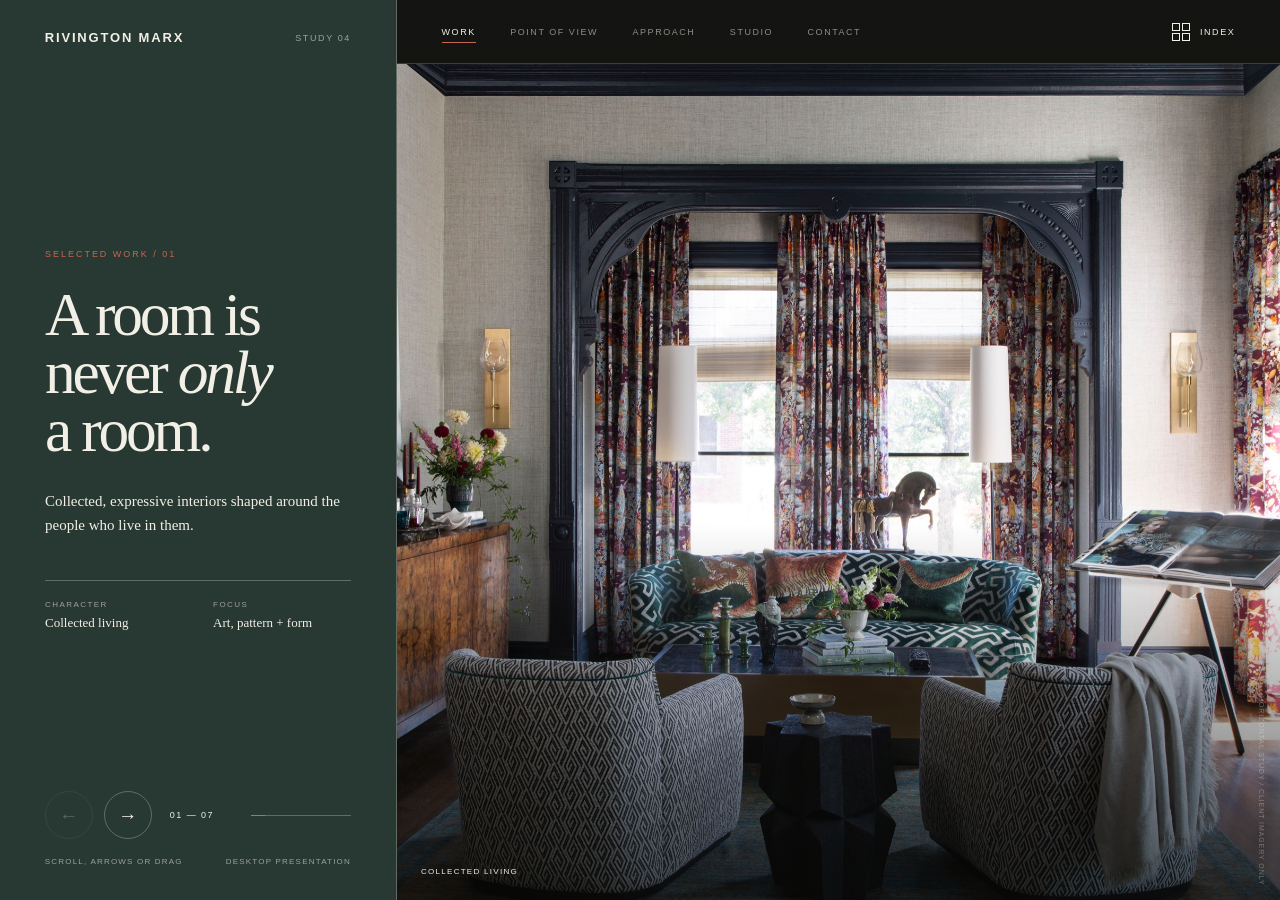
<file: study-4/index.html>
<!doctype html>
<html lang="en">
<head>
  <meta charset="utf-8">
  <meta name="viewport" content="width=device-width, initial-scale=1">
  <meta name="description" content="Rivington Marx — Study Four, The Project Story. Desktop interactive design concept.">
  <link rel="icon" href="data:,">
  <title>Rivington Marx — Study Four / The Project Story</title>
  <style>
    :root {
      --paper: #ece9df;
      --paper-deep: #e3ded1;
      --ink: #191a17;
      --stage: #141512;
      --cream: #f2efe6;
      --muted: #77766e;
      --accent: #a64635;
      --line: rgba(25, 26, 23, .2);
      --serif: Palatino, "Palatino Linotype", "Book Antiqua", Georgia, serif;
      --sans: "Avenir Next", Avenir, "Helvetica Neue", Arial, sans-serif;
      --ease: cubic-bezier(.22, .77, .24, 1);
      --rail: clamp(355px, 31vw, 560px);
    }

    * { box-sizing: border-box; }
    html, body { width: 100%; height: 100%; }
    html { background: var(--stage); }
    body {
      margin: 0;
      overflow: hidden;
      color: var(--ink);
      background: var(--paper);
      font-family: var(--sans);
      -webkit-font-smoothing: antialiased;
    }
    button, a { color: inherit; font: inherit; }
    button { border: 0; }
    a { text-decoration: none; }
    img { display: block; width: 100%; }
    ::selection { color: var(--cream); background: var(--accent); }

    .mobile-gate {
      display: none;
      min-height: 100svh;
      align-items: center;
      justify-content: center;
      padding: 38px;
      color: var(--cream);
      background: var(--stage);
      text-align: center;
    }
    .mobile-gate__inner { max-width: 440px; }
    .mobile-gate__label { margin-bottom: 30px; font-size: 10px; letter-spacing: .22em; text-transform: uppercase; }
    .mobile-gate h1 { margin: 0 0 20px; font: 400 46px/.98 var(--serif); letter-spacing: -.035em; }
    .mobile-gate p { margin: 0; color: #aaa99f; font: 15px/1.65 var(--serif); }

    .site { width: 100%; height: 100%; display: grid; grid-template-columns: var(--rail) 1fr; }
    .left-rail {
      position: relative;
      z-index: 20;
      height: 100vh;
      display: flex;
      flex-direction: column;
      padding: 31px clamp(34px, 3.5vw, 64px) 34px;
      color: var(--rail-ink, var(--ink));
      border-right: 1px solid var(--rail-line, rgba(25, 26, 23, .35));
      background: var(--rail-bg, var(--paper));
      transition: color .55s ease, background-color .9s var(--ease), border-color .55s ease;
    }
    .brand-row { display: flex; align-items: center; justify-content: space-between; gap: 20px; }
    .brand {
      font-weight: 600;
      font-size: 13px;
      line-height: 1;
      letter-spacing: .14em;
      text-transform: uppercase;
    }
    .study-mark { color: var(--rail-muted, var(--muted)); font-size: 9px; letter-spacing: .18em; text-transform: uppercase; }

    .copy-area {
      min-height: 0;
      display: flex;
      flex: 1;
      flex-direction: column;
      justify-content: center;
      padding: 9vh 0 4vh;
    }
    .copy-stack { width: 100%; transition: opacity .28s ease, transform .5s var(--ease); }
    .copy-stack.is-switching { opacity: 0; transform: translateX(-16px); }
    .copy-viewport { display: none; width: 100%; overflow: hidden; opacity: 1; transition: opacity .28s ease; }
    .copy-viewport.is-switching { opacity: 0; }
    .copy-track { display: flex; width: 100%; will-change: transform; transition: transform .9s var(--ease); }
    .copy-panel { flex: 0 0 100%; min-width: 0; }
    .left-rail.has-horizontal-copy .copy-stack { display: none; }
    .left-rail.has-horizontal-copy .copy-viewport { display: block; }
    .section-label { margin-bottom: clamp(23px, 3vh, 38px); color: var(--accent); font-size: 9px; letter-spacing: .22em; text-transform: uppercase; transition: color .5s ease; }
    .title {
      margin: 0;
      max-width: 450px;
      font: 400 clamp(48px, 4.8vw, 78px)/.94 var(--serif);
      letter-spacing: -.052em;
      text-wrap: balance;
    }
    .title em { font-weight: 400; }
    .description { max-width: 375px; margin: clamp(22px, 3.4vh, 38px) 0 0; font: 15px/1.58 var(--serif); }
    .meta {
      display: grid;
      grid-template-columns: 1fr 1fr;
      gap: 18px 30px;
      max-width: 385px;
      margin-top: clamp(27px, 4.8vh, 54px);
      padding-top: 19px;
      border-top: 1px solid var(--rail-line, var(--line));
    }
    .meta__item { min-width: 0; }
    .meta__key { display: block; margin-bottom: 6px; color: var(--rail-muted, var(--muted)); font-size: 8px; letter-spacing: .18em; text-transform: uppercase; }
    .meta__value { display: block; font: 13px/1.25 var(--serif); }

    .controls { margin-top: auto; }
    .controls__main { display: flex; align-items: center; gap: 11px; }
    .arrow {
      width: 48px;
      height: 48px;
      display: grid;
      place-items: center;
      border: 1px solid var(--rail-line, rgba(25, 26, 23, .38));
      border-radius: 50%;
      background: transparent;
      cursor: pointer;
      font: 19px/1 var(--serif);
      transition: color .3s ease, background .3s ease, border-color .3s ease, transform .3s var(--ease), opacity .3s ease;
    }
    .arrow:hover:not(:disabled) { color: var(--cream); border-color: var(--accent); background: var(--accent); transform: translateY(-2px); }
    .arrow:disabled { opacity: .25; cursor: default; }
    .counter { min-width: 70px; margin-left: 7px; font-size: 9px; letter-spacing: .16em; }
    .progress-line { position: relative; height: 1px; flex: 1; overflow: hidden; background: var(--rail-line, rgba(25, 26, 23, .19)); }
    .progress-line span { position: absolute; inset: 0; background: var(--accent); transform: scaleX(.15); transform-origin: left; transition: transform .85s var(--ease), background .5s ease; }
    .controls__hint { display: flex; justify-content: space-between; gap: 15px; margin-top: 18px; color: var(--rail-muted, var(--muted)); font-size: 8px; letter-spacing: .15em; text-transform: uppercase; }
    .left-rail.is-contact .arrow { display: none; }

    .right-stage { position: relative; min-width: 0; height: 100vh; overflow: hidden; color: var(--cream); background: var(--stage); }
    .right-stage::before {
      content: "";
      position: absolute;
      inset: 0;
      z-index: 0;
      opacity: .34;
      pointer-events: none;
      background-image: linear-gradient(rgba(255,255,255,.018) 1px, transparent 1px), linear-gradient(90deg, rgba(255,255,255,.018) 1px, transparent 1px);
      background-size: 72px 72px;
    }
    .stage-nav {
      position: absolute;
      top: 0;
      right: 0;
      left: 0;
      z-index: 15;
      height: 64px;
      display: flex;
      align-items: center;
      justify-content: space-between;
      padding: 0 clamp(28px, 3.5vw, 58px);
      border-bottom: 1px solid rgba(242, 239, 230, .18);
      background: linear-gradient(180deg, rgba(20,21,18,.88), rgba(20,21,18,.38));
      backdrop-filter: blur(7px);
    }
    .nav-list { display: flex; align-items: center; gap: clamp(20px, 2.7vw, 46px); }
    .nav-button, .index-button {
      position: relative;
      padding: 8px 0;
      color: rgba(242,239,230,.55);
      background: transparent;
      cursor: pointer;
      font-size: 9px;
      letter-spacing: .17em;
      text-transform: uppercase;
      transition: color .3s ease;
    }
    .nav-button::after { content: ""; position: absolute; right: 0; bottom: 2px; left: 0; height: 1px; background: var(--accent); transform: scaleX(0); transform-origin: left; transition: transform .45s var(--ease), background .5s ease; }
    .nav-button:hover, .nav-button.is-active, .index-button:hover { color: var(--cream); }
    .nav-button.is-active::after { transform: scaleX(1); }
    .index-button { display: inline-flex; align-items: center; gap: 10px; color: var(--cream); }
    .index-button i { width: 18px; height: 18px; display: grid; grid-template-columns: 1fr 1fr; gap: 2px; }
    .index-button i span { border: 1px solid currentColor; }

    .stage-viewport { position: absolute; inset: 64px 0 0; overflow: hidden; }
    .media-track {
      height: 100%;
      display: flex;
      gap: 0;
      transform: translate3d(0,0,0);
      transition: transform .95s var(--ease), opacity .42s ease, filter .42s ease;
      will-change: transform;
      cursor: grab;
      touch-action: pan-y;
    }
    .media-track.is-dragging { cursor: grabbing; transition: none; }
    .right-stage.is-swapping .media-track { opacity: 0; filter: blur(4px); }
    .slide {
      position: relative;
      flex: 0 0 100%;
      height: 100%;
      overflow: hidden;
      color: var(--cream);
      background: #23231f;
      opacity: .42;
      transform: scale(.985);
      transform-origin: center;
      transition: opacity .8s ease, transform 1s var(--ease), box-shadow .6s ease;
    }
    .slide.is-active { opacity: 1; transform: scale(1); box-shadow: 0 22px 70px rgba(0,0,0,.28); }
    .slide__media, .slide__media img { width: 100%; height: 100%; }
    .slide__media { overflow: hidden; }
    .slide__media img { object-fit: cover; transform: scale(1.018); transition: transform 1.6s var(--ease), filter .6s ease; pointer-events: none; }
    .slide.is-active:hover .slide__media img { transform: scale(1.045); }
    .slide.is-active { cursor: zoom-in; }
    .slide__shade { position: absolute; inset: 0; background: linear-gradient(180deg, transparent 55%, rgba(9,10,8,.67)); pointer-events: none; }
    .slide__caption { position: absolute; right: 24px; bottom: 22px; left: 24px; display: flex; justify-content: space-between; align-items: end; gap: 25px; font-size: 8px; line-height: 1.5; letter-spacing: .16em; text-transform: uppercase; }
    .slide__caption strong { font-weight: 500; }
    .slide__open { opacity: 0; transform: translateX(-7px); transition: opacity .35s ease, transform .35s ease; }
    .slide.is-active:hover .slide__open { opacity: 1; transform: none; }
    .slide--diptych { display: grid; grid-template-columns: 1.22fr .78fr; gap: 1px; background: #dedad0; }
    .slide--diptych .slide__media { position: relative; }
    .slide--diptych .slide__media:nth-child(2) { margin-top: 12%; height: 76%; }
    .slide--diptych .slide__media img { object-fit: cover; }
    .slide--step::after { content: attr(data-step); position: absolute; left: 28px; bottom: 40px; z-index: 2; color: rgba(255,255,255,.82); font: 400 clamp(95px, 11vw, 180px)/.7 var(--serif); letter-spacing: -.07em; }
    .slide--contact .slide__media img { filter: brightness(.54) saturate(.72); }
    .slide--contact .slide__cta { position: absolute; top: 50%; left: 50%; z-index: 3; text-align: center; transform: translate(-50%,-50%); }
    .slide__cta span { display: block; margin-bottom: 22px; font: 400 clamp(48px, 5vw, 82px)/.95 var(--serif); letter-spacing: -.04em; }
    .slide__cta a { display: inline-flex; align-items: center; gap: 15px; padding: 14px 22px; border: 1px solid rgba(255,255,255,.7); border-radius: 100px; font-size: 9px; letter-spacing: .17em; text-transform: uppercase; transition: color .3s ease, background .3s ease; }
    .slide__cta a:hover { color: var(--ink); background: var(--cream); }

    .stage-note { position: absolute; right: 15px; bottom: 14px; z-index: 5; color: rgba(242,239,230,.35); font-size: 7px; letter-spacing: .13em; text-transform: uppercase; writing-mode: vertical-rl; }

    .index-overlay {
      position: fixed;
      inset: 0;
      z-index: 100;
      display: grid;
      grid-template-columns: var(--rail) 1fr;
      color: var(--cream);
      background: #121310;
      opacity: 0;
      visibility: hidden;
      transition: opacity .45s ease, visibility .45s;
    }
    .index-overlay.is-open { opacity: 1; visibility: visible; }
    .index-panel { display: flex; flex-direction: column; padding: 31px clamp(34px, 3.5vw, 64px) 34px; border-right: 1px solid rgba(242,239,230,.2); }
    .index-head { display: flex; align-items: center; justify-content: space-between; }
    .index-head strong { font-size: 12px; letter-spacing: .15em; text-transform: uppercase; }
    .overlay-close { padding: 8px 0; color: rgba(242,239,230,.6); background: transparent; cursor: pointer; font-size: 9px; letter-spacing: .16em; text-transform: uppercase; transition: color .3s ease; }
    .overlay-close:hover { color: white; }
    .project-list { margin: auto 0; border-top: 1px solid rgba(242,239,230,.22); }
    .project-link { width: 100%; display: grid; grid-template-columns: 32px 1fr auto; gap: 15px; align-items: baseline; padding: 17px 0; border-bottom: 1px solid rgba(242,239,230,.18); color: rgba(242,239,230,.62); background: transparent; cursor: pointer; text-align: left; transition: color .3s ease, padding .4s var(--ease); }
    .project-link:hover, .project-link:focus, .project-link.is-active { padding-left: 10px; color: white; }
    .project-link__no { color: #6f7069; font-size: 8px; }
    .project-link__title { font: 400 clamp(22px, 2vw, 34px)/1 var(--serif); letter-spacing: -.025em; }
    .project-link__type { font-size: 7px; letter-spacing: .15em; text-transform: uppercase; }
    .index-foot { display: flex; justify-content: space-between; color: #77786f; font-size: 8px; letter-spacing: .14em; text-transform: uppercase; }
    .index-preview { position: relative; overflow: hidden; background: #24241f; }
    .index-preview img { width: 100%; height: 100%; object-fit: cover; transform: scale(1.025); transition: opacity .4s ease, transform 1s var(--ease); }
    .index-preview.is-changing img { opacity: .25; transform: scale(1.055); }
    .index-preview__caption { position: absolute; right: 38px; bottom: 33px; left: 38px; display: flex; justify-content: space-between; gap: 30px; padding-top: 15px; border-top: 1px solid rgba(255,255,255,.5); font-size: 8px; letter-spacing: .16em; text-transform: uppercase; text-shadow: 0 1px 10px #000; }

    .project-view {
      position: fixed;
      inset: 0;
      z-index: 120;
      display: grid;
      grid-template-columns: 68% 32%;
      color: var(--cream);
      background: #121310;
      opacity: 0;
      visibility: hidden;
      transform: translateY(20px);
      transition: opacity .45s ease, transform .65s var(--ease), visibility .45s;
    }
    .project-view.is-open { opacity: 1; visibility: visible; transform: none; }
    .project-gallery { position: relative; height: 100vh; overflow: hidden; background: #24241f; }
    .project-gallery__track { height: 100%; will-change: transform; transition: transform .9s var(--ease); }
    .project-gallery__slide { position: relative; width: 100%; height: 100vh; margin: 0; overflow: hidden; }
    .project-gallery__slide img { width: 100%; height: 100%; object-fit: cover; transform: scale(1.025); transition: transform 1.1s var(--ease); }
    .project-gallery__slide.is-active img { transform: scale(1); }
    .project-gallery__shade { position: absolute; inset: 0; background: linear-gradient(to top, rgba(8,8,7,.42), transparent 35%); pointer-events: none; }
    .project-gallery__position { position: absolute; z-index: 3; top: 28px; left: 30px; font-size: 8px; letter-spacing: .18em; text-transform: uppercase; text-shadow: 0 1px 12px #000; }
    .project-gallery__hint { position: absolute; z-index: 3; bottom: 29px; left: 30px; font-size: 8px; letter-spacing: .15em; text-transform: uppercase; text-shadow: 0 1px 12px #000; }
    .gallery-controls { position: absolute; z-index: 4; top: 50%; right: 22px; display: grid; gap: 7px; opacity: 0; transform: translateY(-50%) translateX(8px); transition: opacity .35s ease, transform .45s var(--ease); }
    .project-gallery:hover .gallery-controls, .gallery-controls:focus-within { opacity: 1; transform: translateY(-50%); }
    .gallery-arrow { width: 46px; height: 46px; display: grid; place-items: center; color: var(--cream); background: rgba(18,19,16,.76); border: 1px solid rgba(242,239,230,.55); border-radius: 50%; cursor: pointer; font: 18px/1 var(--serif); backdrop-filter: blur(8px); transition: color .3s ease, background .3s ease, opacity .3s ease; }
    .gallery-arrow:hover { color: var(--ink); background: var(--cream); }
    .gallery-arrow:disabled { opacity: .25; cursor: default; }

    .project-story { position: relative; height: 100vh; overflow: hidden; border-left: 1px solid rgba(242,239,230,.2); }
    .project-view__top { position: absolute; z-index: 4; top: 0; right: 0; left: 0; display: flex; justify-content: space-between; padding: 31px clamp(30px, 3vw, 52px) 0; }
    .project-story__viewport { position: absolute; inset: 86px 0 112px; overflow: hidden; }
    .project-story__track { display: flex; width: 100%; height: 100%; will-change: transform; transition: transform .85s var(--ease); }
    .story-panel { flex: 0 0 100%; height: 100%; display: flex; flex-direction: column; justify-content: center; padding: 12px clamp(30px, 3vw, 52px); overflow: hidden; }
    .story-panel__label { color: var(--accent); font-size: 8px; letter-spacing: .2em; text-transform: uppercase; }
    .story-panel h2, .story-panel h3 { max-width: 7.5ch; margin: 24px 0; font: 400 clamp(40px, 4.2vw, 68px)/.92 var(--serif); letter-spacing: -.045em; }
    .story-panel h3 { font-size: clamp(34px, 3.35vw, 54px); }
    .story-panel p { max-width: 370px; margin: 0; color: rgba(242,239,230,.7); font: 15px/1.62 var(--serif); }
    .story-panel p + p { margin-top: 16px; }
    .project-view__meta { display: grid; grid-template-columns: 1fr 1fr; gap: 20px; margin-top: 34px; padding-top: 17px; border-top: 1px solid rgba(242,239,230,.22); }
    .project-view__meta span { font-size: 8px; line-height: 1.55; letter-spacing: .13em; text-transform: uppercase; }
    .project-story__footer { position: absolute; z-index: 4; right: 0; bottom: 0; left: 0; padding: 0 clamp(30px, 3vw, 52px) 30px; }
    .story-controls { display: grid; grid-template-columns: 42px 42px auto; gap: 10px; align-items: center; }
    .story-prev, .story-next { width: 42px; height: 42px; display: grid; place-items: center; color: var(--cream); background: transparent; border: 1px solid rgba(242,239,230,.32); border-radius: 50%; cursor: pointer; transition: color .3s ease, border-color .3s ease; }
    .story-prev:hover, .story-next:hover { color: var(--accent); border-color: var(--accent); }
    .story-prev:disabled, .story-next:disabled { opacity: .25; cursor: default; }
    .story-counter { color: #87887f; font-size: 8px; letter-spacing: .15em; }
    .story-progress { width: 100%; height: 1px; margin-top: 15px; overflow: hidden; background: rgba(242,239,230,.18); }
    .story-progress span { display: block; width: 100%; height: 100%; background: var(--accent); transform: scaleX(.333); transform-origin: left; transition: transform .75s var(--ease); }
    .project-story__note { display: flex; justify-content: space-between; margin-top: 13px; color: #77786f; font-size: 7px; letter-spacing: .13em; text-transform: uppercase; }

    @media (max-width: 1120px) {
      :root { --rail: 360px; }
      .left-rail { padding-right: 38px; padding-left: 38px; }
      .title { font-size: 50px; }
      .nav-list { gap: 18px; }
      .stage-nav { padding-right: 28px; padding-left: 28px; }
    }
    @media (max-width: 979px) {
      .site, .index-overlay, .project-view { display: none; }
      .mobile-gate { display: flex; }
      body { overflow: auto; }
    }
    @media (prefers-reduced-motion: reduce) {
      *, *::before, *::after { scroll-behavior: auto !important; animation-duration: .01ms !important; transition-duration: .01ms !important; }
    }
  </style>
</head>
<body>
  <aside class="mobile-gate" aria-label="Desktop study notice">
    <div class="mobile-gate__inner">
      <div class="mobile-gate__label">Rivington Marx / Study 04</div>
      <h1>The Project Story is a desktop study.</h1>
      <p>The mobile experience is intentionally deferred until the selected desktop direction has been approved.</p>
    </div>
  </aside>

  <main class="site">
    <aside class="left-rail">
      <div class="brand-row">
        <a class="brand" href="#" aria-label="Rivington Marx">Rivington Marx</a>
        <span class="study-mark">Study 04</span>
      </div>

      <div class="copy-area">
        <div class="copy-stack">
          <div class="section-label">Selected work / 01</div>
          <h1 class="title">A room is never <em>only</em> a room.</h1>
          <p class="description">Collected, expressive interiors shaped around the people who live in them.</p>
          <div class="meta">
            <div class="meta__item"><span class="meta__key">Character</span><span class="meta__value">Collected living</span></div>
            <div class="meta__item"><span class="meta__key">Focus</span><span class="meta__value">Art, pattern + form</span></div>
          </div>
        </div>
        <div class="copy-viewport" aria-live="polite">
          <div class="copy-track"></div>
        </div>
      </div>

      <div class="controls">
        <div class="controls__main">
          <button class="arrow arrow--prev" type="button" aria-label="Previous slide">←</button>
          <button class="arrow arrow--next" type="button" aria-label="Next slide">→</button>
          <span class="counter" aria-live="polite">01 — 07</span>
          <div class="progress-line" aria-hidden="true"><span></span></div>
        </div>
        <div class="controls__hint"><span class="controls__action">Use arrows or drag</span><span>Desktop presentation</span></div>
      </div>
    </aside>

    <section class="right-stage" aria-label="Interactive presentation">
      <nav class="stage-nav" aria-label="Study sections">
        <div class="nav-list">
          <button class="nav-button is-active" type="button" data-group="work">Work</button>
          <button class="nav-button" type="button" data-group="point">Point of view</button>
          <button class="nav-button" type="button" data-group="approach">Approach</button>
          <button class="nav-button" type="button" data-group="studio">Studio</button>
          <button class="nav-button" type="button" data-group="contact">Contact</button>
        </div>
        <button class="index-button" type="button" aria-expanded="false" aria-controls="project-index"><i aria-hidden="true"><span></span><span></span><span></span><span></span></i>Index</button>
      </nav>

      <div class="stage-viewport">
        <div class="media-track" aria-live="polite"></div>
      </div>
      <div class="stage-note">Horizontal study / Client imagery only</div>
    </section>
  </main>

  <aside class="index-overlay" id="project-index" aria-hidden="true">
    <div class="index-panel">
      <div class="index-head"><strong>Project index</strong><button class="overlay-close index-close" type="button">Close — Esc</button></div>
      <div class="project-list"></div>
      <div class="index-foot"><span>07 selected stories</span><span>Hover to preview</span></div>
    </div>
    <div class="index-preview">
      <img src="../assets/collected-living.jpg" alt="Collected living room">
      <div class="index-preview__caption"><span class="index-preview__title">Collected Living</span><span class="index-preview__meta">Residential / Character</span></div>
    </div>
  </aside>

  <section class="project-view" role="dialog" aria-modal="true" aria-hidden="true" aria-label="Project story">
    <div class="project-gallery">
      <div class="project-gallery__track"></div>
      <div class="project-gallery__position">Image <span>01 / 04</span></div>
      <div class="project-gallery__hint">Scroll vertically / Hover for arrows</div>
      <div class="gallery-controls">
        <button class="gallery-arrow gallery-prev" type="button" aria-label="Previous project image">↑</button>
        <button class="gallery-arrow gallery-next" type="button" aria-label="Next project image">↓</button>
      </div>
    </div>
    <div class="project-story">
      <div class="project-view__top"><span class="brand">Rivington Marx</span><button class="overlay-close project-close" type="button">Close — Esc</button></div>
      <div class="project-story__viewport"><div class="project-story__track"></div></div>
      <div class="project-story__footer">
        <div class="story-controls">
          <button class="story-prev" type="button" aria-label="Previous text chapter">←</button>
          <button class="story-next" type="button" aria-label="Next text chapter">→</button>
          <span class="story-counter">01 / 03</span>
        </div>
        <div class="story-progress" aria-hidden="true"><span></span></div>
        <div class="project-story__note"><span>Scroll down to read horizontally</span><span>Concept copy / Client approval</span></div>
      </div>
    </div>
  </section>

  <script>
    (() => {
      const groups = {
        work: {
          label: 'Selected work',
          entries: [
            { title: 'A room is never <em>only</em> a room.', short: 'Collected Living', description: 'Collected, expressive interiors shaped around the people who live in them.', image: '../assets/collected-living.jpg', alt: 'Collected living room with patterned seating, artwork and dark architectural trim', meta: [['Character','Collected living'],['Focus','Art, pattern + form']], accent: '#c8674f', panel: '#283832', tag: 'Residential / Character' },
            { title: 'Colour becomes <em>architecture.</em>', short: 'The Blue Salon', description: 'A single saturated tone makes a confident frame for art, objects and conversation.', image: '../assets/blue-salon.jpg', alt: 'Deep blue salon with collected furniture and chinoiserie cabinet', meta: [['Character','Immersive colour'],['Focus','Atmosphere + art']], accent: '#79a9c5', panel: '#173b50', tag: 'Residential / Colour' },
            { title: 'A sense of <em>occasion.</em>', short: 'The Pink Pony', description: 'A dining room composed as theatre—vivid, generous and completely personal.', image: '../assets/pink-dining.jpg', alt: 'Pink dining room with mural, books and sculptural chandelier', meta: [['Character','Expressive dining'],['Focus','Colour + mural']], accent: '#d8879e', panel: '#6b3948', tag: 'Residential / Colour' },
            { title: 'Precision, <em>softened.</em>', short: 'Tailored in Stone', description: 'Quiet stone, measured joinery and warm light create luxury through proportion.', image: '../assets/stone-kitchen.jpg', alt: 'Light stone kitchen with two sculptural islands', meta: [['Character','Tailored calm'],['Focus','Stone + joinery']], accent: '#d1ae7c', panel: '#615647', tag: 'Residential / Craft' },
            { title: 'A room tuned to <em>evening.</em>', short: 'The Gold Room', description: 'Metallic walls, shadow and sculptural light give the dining room its after-dark rhythm.', image: '../assets/gold-dining.jpg', alt: 'Gold and red dining room with dramatic chandelier', meta: [['Character','Atmospheric'],['Focus','Light + reflection']], accent: '#d6a05d', panel: '#6e4d2f', tag: 'Residential / Atmosphere' },
            { title: 'Pattern in <em>conversation.</em>', short: 'The Green Library', description: 'Comfort is built through layers: colour, print, art and pieces gathered over time.', image: '../assets/green-study.jpg', alt: 'Green library with layered seating, artwork and patterned rug', meta: [['Character','Layered comfort'],['Focus','Pattern + collection']], accent: '#a9bc91', panel: '#4b5b49', tag: 'Residential / Collection' },
            { title: 'Utility with <em>soul.</em>', short: 'The Collected Bath', description: 'An everyday room becomes memorable through age, texture and a little irreverence.', image: '../assets/collected-bath.jpg', alt: 'Collected bathroom with exposed brick, plants and patterned floor', meta: [['Character','Historic texture'],['Focus','Patina + planting']], accent: '#c99275', panel: '#60473d', tag: 'Residential / Detail' }
          ]
        },
        point: {
          label: 'Point of view',
          entries: [
            { title: 'Character before <em>convention.</em>', short: 'Character', description: 'The room begins with the life inside it—not with a prescribed look.', image: '../assets/collected-living.jpg', second: '../assets/portrait-vignette.jpg', alt: 'Collected living room and portrait vignette', meta: [['Principle','Personal first'],['Method','Layer + edit']], accent: '#94613f', tag: 'Point of view / 01' },
            { title: 'The whole and the <em>telling detail.</em>', short: 'Craft', description: 'Architecture sets the rhythm; materials, objects and light make it intimate.', image: '../assets/stone-kitchen.jpg', second: '../assets/tailored-bar.jpg', alt: 'Stone kitchen and tailored bar detail', meta: [['Principle','Big idea, fine detail'],['Method','Resolve + refine']], accent: '#706554', tag: 'Point of view / 02' },
            { title: 'A little tension makes it <em>memorable.</em>', short: 'Contrast', description: 'Tailored lines meet unexpected art, deep colour and objects with a point of view.', image: '../assets/blue-salon.jpg', second: '../assets/black-bath.jpg', alt: 'Blue salon and dark art-filled room', meta: [['Principle','Restraint + surprise'],['Method','Contrast + balance']], accent: '#3f5870', tag: 'Point of view / 03' }
          ]
        },
        approach: {
          label: 'Design + build',
          entries: [
            { title: 'First, we <em>listen.</em>', short: 'Discover', description: 'How you live, what you collect and how the house should feel set the direction.', image: '../assets/foyer.jpg', alt: 'Layered foyer with staircase, artwork and flowers', meta: [['Stage','01 / Discover'],['Output','A clear point of view']], accent: '#77513f', tag: 'Approach / Discover', step: '01' },
            { title: 'Then, we <em>compose.</em>', short: 'Design', description: 'Space, colour, material and light are developed as one connected idea.', image: '../assets/desk.jpg', alt: 'Tailored desk in front of stained glass window', meta: [['Stage','02 / Design'],['Output','Space + material']], accent: '#8e6f3f', tag: 'Approach / Design', step: '02' },
            { title: 'We find what belongs <em>nowhere else.</em>', short: 'Collect', description: 'Art, antiques and custom pieces bring individuality into the architectural frame.', image: '../assets/portrait-vignette.jpg', alt: 'Portrait artwork above a collected wood cabinet', meta: [['Stage','03 / Collect'],['Output','Art + objects']], accent: '#526851', tag: 'Approach / Collect', step: '03' },
            { title: 'Every line is <em>resolved.</em>', short: 'Deliver', description: 'Documentation, coordination and construction fluency protect the final experience.', image: '../assets/powder-detail.jpg', alt: 'Refined powder room detail with stone, mirror and red flowers', meta: [['Stage','04 / Deliver'],['Output','A complete interior']], accent: '#8b3b42', tag: 'Approach / Deliver', step: '04' }
          ]
        },
        studio: {
          label: 'The studio',
          entries: [
            { title: 'One studio. <em>Many disciplines.</em>', short: 'Rivington Marx Studio', description: 'Interior design, architectural thinking and construction fluency working as one.', image: '../assets/studio.jpg', alt: 'Rivington Marx studio with material boards and reception desk', meta: [['Based in','Denver, Colorado'],['Working','Nationwide']], accent: '#80413b', tag: 'Studio / Denver' },
            { title: 'Bold ideas. <em>Precisely delivered.</em>', short: 'Integrated Practice', description: 'A single creative thread carries the project from early concept to the final object.', image: '../assets/dark-kitchen.jpg', alt: 'Tailored dark and cream kitchen with art and patterned ceiling', meta: [['Practice','Design + architecture'],['Capability','Project delivery']], accent: '#74633e', tag: 'Studio / Integrated practice' }
          ]
        },
        contact: {
          label: 'Begin a project',
          entries: [
            { title: 'Make it <em>unmistakably yours.</em>', short: 'Begin a Project', description: 'A conversation is the first step toward a home with character, clarity and a life of its own.', image: '../assets/gold-dining.jpg', alt: 'Atmospheric gold dining room', meta: [['Studio','Rivington Marx'],['Location','Denver / Nationwide']], accent: '#aa6d3d', tag: 'Contact / New enquiries', contact: true }
          ]
        }
      };

      const projectStories = [
        {
          gallery: [
            ['../assets/collected-living.jpg', 'Collected living room with patterned seating and dark architectural trim'],
            ['../assets/portrait-vignette.jpg', 'Portrait artwork above a collected wood cabinet'],
            ['../assets/collected-bath.jpg', 'Collected bathroom with exposed brick and patterned floor'],
            ['../assets/desk.jpg', 'Tailored desk in front of a stained glass window']
          ],
          chapters: [
            { label: '01 / Overview', title: 'Collected Living', copy: ['Collected, expressive interiors shaped around the people who live in them.'], meta: ['Residential / Character', 'Concept presentation'] },
            { label: '02 / Character', title: 'Layered, never crowded.', copy: ['Pattern, artwork and objects are treated as one composition. The room feels assembled over time rather than delivered all at once.', 'Dark architectural lines give the collection a disciplined frame.'] },
            { label: '03 / Detail', title: 'A room that rewards time.', copy: ['The larger gestures establish atmosphere; the quieter details make the interior personal. Each view reveals another relationship between colour, texture and form.'] }
          ]
        },
        {
          gallery: [
            ['../assets/blue-salon.jpg', 'Deep blue salon with collected furniture and chinoiserie cabinet'],
            ['../assets/green-study.jpg', 'Green library with layered seating and patterned rug'],
            ['../assets/tailored-bar.jpg', 'Tailored bar with dark joinery and warm lighting'],
            ['../assets/portrait-vignette.jpg', 'Collected portrait vignette']
          ],
          chapters: [
            { label: '01 / Overview', title: 'The Blue Salon', copy: ['A single saturated tone makes a confident frame for art, objects and conversation.'], meta: ['Residential / Colour', 'Concept presentation'] },
            { label: '02 / Atmosphere', title: 'Colour becomes structure.', copy: ['Blue moves across walls, joinery and objects until it reads as architecture rather than decoration.', 'Warm woods and patterned surfaces keep the saturation intimate.'] },
            { label: '03 / Collection', title: 'Every object holds its ground.', copy: ['Furniture, art and lighting are allowed distinct silhouettes. The result is immersive without losing the individuality of each piece.'] }
          ]
        },
        {
          gallery: [
            ['../assets/pink-dining.jpg', 'Pink dining room with mural and sculptural chandelier'],
            ['../assets/gold-dining.jpg', 'Gold dining room with dramatic chandelier'],
            ['../assets/powder-detail.jpg', 'Powder room detail with stone and red flowers'],
            ['../assets/blue-salon.jpg', 'Deep blue salon']
          ],
          chapters: [
            { label: '01 / Overview', title: 'The Pink Pony', copy: ['A dining room composed as theatre—vivid, generous and completely personal.'], meta: ['Residential / Colour', 'Concept presentation'] },
            { label: '02 / Occasion', title: 'Dinner becomes a scene.', copy: ['Colour establishes the mood before the table is set. Art, mural and chandelier build a room with a strong sense of arrival.'] },
            { label: '03 / Balance', title: 'Expressive, with control.', copy: ['The palette is exuberant, but proportion keeps it composed. Each saturated moment is balanced by a quieter material or line.'] }
          ]
        },
        {
          gallery: [
            ['../assets/stone-kitchen.jpg', 'Light stone kitchen with sculptural islands'],
            ['../assets/dark-kitchen.jpg', 'Tailored dark and cream kitchen'],
            ['../assets/foyer.jpg', 'Layered foyer with staircase and artwork'],
            ['../assets/desk.jpg', 'Tailored desk and stained glass']
          ],
          chapters: [
            { label: '01 / Overview', title: 'Tailored in Stone', copy: ['Quiet stone, measured joinery and warm light create luxury through proportion.'], meta: ['Residential / Craft', 'Concept presentation'] },
            { label: '02 / Architecture', title: 'Precision, softened.', copy: ['Large stone forms give the room clarity. Rounded edges, filtered light and natural variation prevent that precision from feeling severe.'] },
            { label: '03 / Use', title: 'Made for the everyday.', copy: ['The architectural idea remains present in every view, while circulation and working surfaces support the ordinary rituals of the room.'] }
          ]
        },
        {
          gallery: [
            ['../assets/gold-dining.jpg', 'Gold and red dining room with dramatic chandelier'],
            ['../assets/pink-dining.jpg', 'Expressive pink dining room'],
            ['../assets/tailored-bar.jpg', 'Tailored bar detail'],
            ['../assets/portrait-vignette.jpg', 'Portrait artwork and collected cabinet']
          ],
          chapters: [
            { label: '01 / Overview', title: 'The Gold Room', copy: ['Metallic walls, shadow and sculptural light give the dining room its after-dark rhythm.'], meta: ['Residential / Atmosphere', 'Concept presentation'] },
            { label: '02 / Light', title: 'The room changes at dusk.', copy: ['Reflective surfaces hold the last natural light, then give way to a warmer, more theatrical glow.'] },
            { label: '03 / Mood', title: 'An interior with a second life.', copy: ['By day the materials read as texture; after dark they become atmosphere. The room is designed for both conditions.'] }
          ]
        },
        {
          gallery: [
            ['../assets/green-study.jpg', 'Green library with layered seating and artwork'],
            ['../assets/desk.jpg', 'Tailored desk in front of stained glass'],
            ['../assets/portrait-vignette.jpg', 'Portrait vignette and collected cabinet'],
            ['../assets/tailored-bar.jpg', 'Dark tailored bar']
          ],
          chapters: [
            { label: '01 / Overview', title: 'The Green Library', copy: ['Comfort is built through layers: colour, print, art and pieces gathered over time.'], meta: ['Residential / Collection', 'Concept presentation'] },
            { label: '02 / Comfort', title: 'A room to settle into.', copy: ['Deep colour reduces the scale of the room and brings books, textiles and artwork into a single warm field.'] },
            { label: '03 / Rhythm', title: 'Pattern in conversation.', copy: ['Prints repeat without matching exactly. Their differences create movement while the green architectural envelope keeps the whole composed.'] }
          ]
        },
        {
          gallery: [
            ['../assets/collected-bath.jpg', 'Collected bathroom with exposed brick and plants'],
            ['../assets/black-bath.jpg', 'Dark bathroom with artwork and patterned surfaces'],
            ['../assets/powder-detail.jpg', 'Refined powder room detail'],
            ['../assets/studio.jpg', 'Rivington Marx studio and material library']
          ],
          chapters: [
            { label: '01 / Overview', title: 'The Collected Bath', copy: ['An everyday room becomes memorable through age, texture and a little irreverence.'], meta: ['Residential / Detail', 'Concept presentation'] },
            { label: '02 / Patina', title: 'New work, lived-in spirit.', copy: ['Brick, planting and patterned surfaces introduce the sense that the room has evolved rather than arrived fully formed.'] },
            { label: '03 / Detail', title: 'Utility with soul.', copy: ['Functional elements remain clear, but the material choices and collected pieces ensure the room belongs to the wider story of the home.'] }
          ]
        }
      ];

      let activeGroup = 'work';
      let activeIndex = 0;
      let dragStart = 0;
      let dragBase = 0;
      let dragDistance = 0;
      let dragging = false;
      let swapTimer = null;
      let sectionWheelLock = false;

      const root = document.documentElement;
      const site = document.querySelector('.site');
      const leftRail = document.querySelector('.left-rail');
      const stage = document.querySelector('.right-stage');
      const viewport = document.querySelector('.stage-viewport');
      const track = document.querySelector('.media-track');
      const copy = document.querySelector('.copy-stack');
      const copyViewport = document.querySelector('.copy-viewport');
      const copyTrack = document.querySelector('.copy-track');
      const label = document.querySelector('.section-label');
      const title = document.querySelector('.title');
      const description = document.querySelector('.description');
      const meta = document.querySelector('.meta');
      const counter = document.querySelector('.counter');
      const progress = document.querySelector('.progress-line span');
      const prev = document.querySelector('.arrow--prev');
      const next = document.querySelector('.arrow--next');
      const controlsAction = document.querySelector('.controls__action');
      const navButtons = [...document.querySelectorAll('.nav-button')];
      const indexOverlay = document.querySelector('.index-overlay');
      const indexButton = document.querySelector('.index-button');
      const indexClose = document.querySelector('.index-close');
      const projectList = document.querySelector('.project-list');
      const indexPreview = document.querySelector('.index-preview');
      const indexImage = indexPreview.querySelector('img');
      const indexTitle = document.querySelector('.index-preview__title');
      const indexMeta = document.querySelector('.index-preview__meta');
      const projectView = document.querySelector('.project-view');
      const projectClose = document.querySelector('.project-close');
      const projectGallery = document.querySelector('.project-gallery');
      const projectGalleryTrack = document.querySelector('.project-gallery__track');
      const projectGalleryPosition = document.querySelector('.project-gallery__position span');
      const galleryPrev = document.querySelector('.gallery-prev');
      const galleryNext = document.querySelector('.gallery-next');
      const projectStory = document.querySelector('.project-story');
      const projectStoryTrack = document.querySelector('.project-story__track');
      const storyPrev = document.querySelector('.story-prev');
      const storyNext = document.querySelector('.story-next');
      const storyCounter = document.querySelector('.story-counter');
      const storyProgress = document.querySelector('.story-progress span');
      const reduceMotion = matchMedia('(prefers-reduced-motion: reduce)').matches;
      let openProjectIndex = 0;
      let galleryIndex = 0;
      let storyIndex = 0;
      let galleryWheelLock = false;
      let storyWheelLock = false;

      const pad = (value) => String(value).padStart(2, '0');
      const horizontalCopyGroups = new Set(['work', 'point', 'approach', 'studio']);
      const currentEntries = () => groups[activeGroup].entries;
      const usesHorizontalCopy = () => horizontalCopyGroups.has(activeGroup);
      const slideStep = () => viewport.clientWidth;
      const targetX = () => -(activeIndex * slideStep());
      const copyTargetX = () => -(activeIndex * 100);

      const copyPanelMarkup = (entry, index) => `<section class="copy-panel" aria-hidden="${index === activeIndex ? 'false' : 'true'}"><div class="section-label">${groups[activeGroup].label} / ${pad(index + 1)}</div><h1 class="title">${entry.title}</h1><p class="description">${entry.description}</p><div class="meta">${entry.meta.map(([key, value]) => `<div class="meta__item"><span class="meta__key">${key}</span><span class="meta__value">${value}</span></div>`).join('')}</div></section>`;

      const renderCopyTrack = () => {
        copyTrack.innerHTML = currentEntries().map(copyPanelMarkup).join('');
        copyTrack.dataset.group = activeGroup;
        copyTrack.style.transform = `translate3d(${copyTargetX()}%,0,0)`;
      };

      const updateCopyTrack = () => {
        if (copyTrack.dataset.group !== activeGroup) renderCopyTrack();
        copyTrack.style.transform = `translate3d(${copyTargetX()}%,0,0)`;
        [...copyTrack.children].forEach((panel, index) => panel.setAttribute('aria-hidden', String(index !== activeIndex)));
      };

      const buildSlide = (entry, index) => {
        const node = document.createElement('article');
        node.className = 'slide';
        node.dataset.index = index;
        if (entry.second) node.classList.add('slide--diptych');
        if (entry.step) { node.classList.add('slide--step'); node.dataset.step = entry.step; }
        if (entry.contact) node.classList.add('slide--contact');
        const firstMedia = `<div class="slide__media"><img src="${entry.image}" alt="${entry.alt}" ${index ? 'loading="lazy"' : ''} decoding="async"></div>`;
        const secondMedia = entry.second ? `<div class="slide__media"><img src="${entry.second}" alt="" loading="lazy" decoding="async"></div>` : '';
        const contact = entry.contact ? `<div class="slide__cta"><span>Begin a conversation.</span><a href="https://rivingtonmarx.com/contact/" target="_blank" rel="noopener">Contact the studio <b aria-hidden="true">↗</b></a></div>` : '';
        node.innerHTML = `${firstMedia}${secondMedia}<div class="slide__shade"></div>${contact}<div class="slide__caption"><strong>${entry.short}</strong><span class="slide__open">${activeGroup === 'work' ? 'Open project ↗' : entry.tag}</span></div>`;
        if (activeGroup === 'work') node.addEventListener('click', () => { if (index === activeIndex && dragDistance < 8) openProject(index); });
        return node;
      };

      const renderTrack = () => {
        track.innerHTML = '';
        currentEntries().forEach((entry, index) => track.appendChild(buildSlide(entry, index)));
        requestAnimationFrame(() => {
          track.style.transform = `translate3d(${targetX()}px,0,0)`;
          updateActiveSlides();
        });
      };

      const renderCopy = (immediate = false) => {
        const entry = currentEntries()[activeIndex];
        const apply = () => {
          root.style.setProperty('--accent', entry.accent);
          leftRail.classList.toggle('has-horizontal-copy', usesHorizontalCopy());
          leftRail.classList.toggle('is-contact', activeGroup === 'contact');
          if (activeGroup === 'work') {
            leftRail.style.setProperty('--rail-bg', entry.panel);
            leftRail.style.setProperty('--rail-ink', 'var(--cream)');
            leftRail.style.setProperty('--rail-muted', 'rgba(242,239,230,.58)');
            leftRail.style.setProperty('--rail-line', 'rgba(242,239,230,.28)');
          } else {
            ['--rail-bg', '--rail-ink', '--rail-muted', '--rail-line'].forEach((property) => leftRail.style.removeProperty(property));
          }
          if (usesHorizontalCopy()) updateCopyTrack();
          else {
            label.textContent = `${groups[activeGroup].label} / ${pad(activeIndex + 1)}`;
            title.innerHTML = entry.title;
            description.textContent = entry.description;
            meta.innerHTML = entry.meta.map(([key, value]) => `<div class="meta__item"><span class="meta__key">${key}</span><span class="meta__value">${value}</span></div>`).join('');
          }
          counter.textContent = `${pad(activeIndex + 1)} — ${pad(currentEntries().length)}`;
          progress.style.transform = `scaleX(${(activeIndex + 1) / currentEntries().length})`;
          prev.disabled = activeIndex === 0;
          next.disabled = activeIndex === currentEntries().length - 1;
          controlsAction.textContent = activeGroup === 'contact' ? 'Single contact panel' : activeGroup === 'work' ? 'Scroll, arrows or drag' : usesHorizontalCopy() ? 'Scroll down or use arrows' : 'Use arrows or drag';
          copy.classList.remove('is-switching');
          copyViewport.classList.remove('is-switching');
        };
        if (immediate || reduceMotion || usesHorizontalCopy()) apply();
        else {
          copy.classList.add('is-switching');
          setTimeout(apply, 230);
        }
      };

      const updateActiveSlides = () => {
        [...track.children].forEach((slide, index) => slide.classList.toggle('is-active', index === activeIndex));
      };

      const goTo = (index) => {
        const max = currentEntries().length - 1;
        const target = Math.max(0, Math.min(max, index));
        if (target === activeIndex) return;
        activeIndex = target;
        track.style.transform = `translate3d(${targetX()}px,0,0)`;
        updateActiveSlides();
        renderCopy();
        preloadNearby();
      };

      const setGroup = (name) => {
        if (!groups[name] || name === activeGroup) return;
        clearTimeout(swapTimer);
        stage.classList.add('is-swapping');
        copy.classList.add('is-switching');
        copyViewport.classList.add('is-switching');
        activeGroup = name;
        activeIndex = 0;
        navButtons.forEach((button) => button.classList.toggle('is-active', button.dataset.group === name));
        swapTimer = setTimeout(() => {
          renderTrack();
          renderCopy(true);
          requestAnimationFrame(() => stage.classList.remove('is-swapping'));
        }, reduceMotion ? 0 : 360);
      };

      const preloadNearby = () => {
        [activeIndex - 1, activeIndex + 1].forEach((index) => {
          const entry = currentEntries()[index];
          if (entry) [entry.image, entry.second].filter(Boolean).forEach((src) => { const image = new Image(); image.src = src; });
        });
      };

      const renderIndex = () => {
        projectList.innerHTML = '';
        groups.work.entries.forEach((entry, index) => {
          const button = document.createElement('button');
          button.className = `project-link${index === activeIndex && activeGroup === 'work' ? ' is-active' : ''}`;
          button.type = 'button';
          button.innerHTML = `<span class="project-link__no">${pad(index + 1)}</span><span class="project-link__title">${entry.short}</span><span class="project-link__type">${entry.tag.split('/')[1]}</span>`;
          const preview = () => showIndexPreview(index);
          button.addEventListener('mouseenter', preview);
          button.addEventListener('focus', preview);
          button.addEventListener('click', () => {
            activeGroup = 'work';
            activeIndex = index;
            navButtons.forEach((item) => item.classList.toggle('is-active', item.dataset.group === 'work'));
            renderTrack();
            renderCopy(true);
            setIndex(false);
          });
          projectList.appendChild(button);
        });
      };

      const showIndexPreview = (index) => {
        const entry = groups.work.entries[index];
        indexPreview.classList.add('is-changing');
        setTimeout(() => {
          indexImage.src = entry.image;
          indexImage.alt = entry.alt;
          indexTitle.textContent = entry.short;
          indexMeta.textContent = entry.tag;
          indexPreview.classList.remove('is-changing');
        }, reduceMotion ? 0 : 190);
        [...projectList.children].forEach((item, itemIndex) => item.classList.toggle('is-active', itemIndex === index));
      };

      const setIndex = (open) => {
        if (open) renderIndex();
        indexOverlay.classList.toggle('is-open', open);
        indexOverlay.setAttribute('aria-hidden', String(!open));
        indexButton.setAttribute('aria-expanded', String(open));
        if (open) { showIndexPreview(activeGroup === 'work' ? activeIndex : 0); indexClose.focus(); }
        else indexButton.focus();
      };

      const renderProjectGallery = () => {
        const story = projectStories[openProjectIndex];
        projectGalleryTrack.innerHTML = story.gallery.map(([src, alt], imageIndex) => `<figure class="project-gallery__slide${imageIndex === 0 ? ' is-active' : ''}"><img src="${src}" alt="${alt}" ${imageIndex ? 'loading="lazy"' : ''} decoding="async"><span class="project-gallery__shade"></span></figure>`).join('');
      };

      const renderProjectStory = () => {
        const story = projectStories[openProjectIndex];
        projectStoryTrack.innerHTML = story.chapters.map((chapter, chapterIndex) => `<section class="story-panel"><div class="story-panel__label">${chapter.label}</div><${chapterIndex ? 'h3' : 'h2'}>${chapter.title}</${chapterIndex ? 'h3' : 'h2'}>${chapter.copy.map(paragraph => `<p>${paragraph}</p>`).join('')}${chapter.meta ? `<div class="project-view__meta">${chapter.meta.map(item => `<span>${item}</span>`).join('')}</div>` : ''}</section>`).join('');
      };

      const updateGallery = (index) => {
        const total = projectStories[openProjectIndex].gallery.length;
        galleryIndex = Math.max(0, Math.min(total - 1, index));
        projectGalleryTrack.style.transform = `translate3d(0,${-(galleryIndex * 100)}%,0)`;
        [...projectGalleryTrack.children].forEach((slide, slideIndex) => slide.classList.toggle('is-active', slideIndex === galleryIndex));
        projectGalleryPosition.textContent = `${pad(galleryIndex + 1)} / ${pad(total)}`;
        galleryPrev.disabled = galleryIndex === 0;
        galleryNext.disabled = galleryIndex === total - 1;
      };

      const updateStory = (index) => {
        const total = projectStories[openProjectIndex].chapters.length;
        storyIndex = Math.max(0, Math.min(total - 1, index));
        projectStoryTrack.style.transform = `translate3d(${-(storyIndex * 100)}%,0,0)`;
        storyCounter.textContent = `${pad(storyIndex + 1)} / ${pad(total)}`;
        storyProgress.style.transform = `scaleX(${(storyIndex + 1) / total})`;
        storyPrev.disabled = storyIndex === 0;
        storyNext.disabled = storyIndex === total - 1;
        storyNext.setAttribute('aria-label', storyIndex === total - 1 ? 'Story complete' : 'Next text chapter');
      };

      const stepOnWheel = (event, axis) => {
        if (!projectView.classList.contains('is-open')) return;
        event.preventDefault();
        const delta = Math.abs(event.deltaY) >= Math.abs(event.deltaX) ? event.deltaY : event.deltaX;
        if (Math.abs(delta) < 8) return;
        if (axis === 'gallery') {
          if (galleryWheelLock) return;
          galleryWheelLock = true;
          updateGallery(galleryIndex + (delta > 0 ? 1 : -1));
          setTimeout(() => { galleryWheelLock = false; }, reduceMotion ? 50 : 780);
        } else {
          if (storyWheelLock) return;
          storyWheelLock = true;
          updateStory(storyIndex + (delta > 0 ? 1 : -1));
          setTimeout(() => { storyWheelLock = false; }, reduceMotion ? 50 : 720);
        }
      };

      const openProject = (index) => {
        openProjectIndex = index;
        galleryIndex = 0;
        storyIndex = 0;
        renderProjectGallery();
        renderProjectStory();
        updateGallery(0);
        updateStory(0);
        projectView.classList.add('is-open');
        projectView.setAttribute('aria-hidden', 'false');
        projectClose.focus();
      };

      const closeProject = () => {
        projectView.classList.remove('is-open');
        projectView.setAttribute('aria-hidden', 'true');
      };

      prev.addEventListener('click', () => goTo(activeIndex - 1));
      next.addEventListener('click', () => goTo(activeIndex + 1));
      navButtons.forEach((button) => button.addEventListener('click', () => setGroup(button.dataset.group)));
      indexButton.addEventListener('click', () => setIndex(true));
      indexClose.addEventListener('click', () => setIndex(false));
      projectClose.addEventListener('click', closeProject);
      galleryPrev.addEventListener('click', () => updateGallery(galleryIndex - 1));
      galleryNext.addEventListener('click', () => updateGallery(galleryIndex + 1));
      storyPrev.addEventListener('click', () => updateStory(storyIndex - 1));
      storyNext.addEventListener('click', () => updateStory(storyIndex + 1));
      projectGallery.addEventListener('wheel', (event) => stepOnWheel(event, 'gallery'), { passive: false });
      projectStory.addEventListener('wheel', (event) => stepOnWheel(event, 'story'), { passive: false });
      site.addEventListener('wheel', (event) => {
        if (!usesHorizontalCopy() || projectView.classList.contains('is-open') || indexOverlay.classList.contains('is-open')) return;
        const delta = Math.abs(event.deltaY) >= Math.abs(event.deltaX) ? event.deltaY : event.deltaX;
        if (Math.abs(delta) < 8) return;
        event.preventDefault();
        if (sectionWheelLock) return;
        sectionWheelLock = true;
        goTo(activeIndex + (delta > 0 ? 1 : -1));
        setTimeout(() => { sectionWheelLock = false; }, reduceMotion ? 50 : 760);
      }, { passive: false });

      track.addEventListener('pointerdown', (event) => {
        dragging = true;
        dragDistance = 0;
        dragStart = event.clientX;
        dragBase = targetX();
        track.classList.add('is-dragging');
      });
      track.addEventListener('pointermove', (event) => {
        if (!dragging) return;
        const delta = event.clientX - dragStart;
        dragDistance = Math.abs(delta);
        if (dragDistance > 8 && !track.hasPointerCapture(event.pointerId)) track.setPointerCapture(event.pointerId);
        track.style.transform = `translate3d(${dragBase + delta}px,0,0)`;
      });
      const endDrag = (event) => {
        if (!dragging) return;
        const delta = event.clientX - dragStart;
        dragging = false;
        track.classList.remove('is-dragging');
        if (Math.abs(delta) > 70) goTo(activeIndex + (delta < 0 ? 1 : -1));
        else track.style.transform = `translate3d(${targetX()}px,0,0)`;
        setTimeout(() => { dragging = false; }, 30);
      };
      track.addEventListener('pointerup', endDrag);
      track.addEventListener('pointercancel', endDrag);

      addEventListener('keydown', (event) => {
        if (event.key === 'Escape') {
          if (projectView.classList.contains('is-open')) closeProject();
          else if (indexOverlay.classList.contains('is-open')) setIndex(false);
        }
        if (projectView.classList.contains('is-open')) {
          if (event.key === 'ArrowUp') updateGallery(galleryIndex - 1);
          if (event.key === 'ArrowDown') updateGallery(galleryIndex + 1);
          if (event.key === 'ArrowLeft') updateStory(storyIndex - 1);
          if (event.key === 'ArrowRight') updateStory(storyIndex + 1);
          return;
        }
        if (!projectView.classList.contains('is-open') && !indexOverlay.classList.contains('is-open')) {
          if (event.key === 'ArrowLeft') goTo(activeIndex - 1);
          if (event.key === 'ArrowRight') goTo(activeIndex + 1);
        }
      });
      addEventListener('resize', () => { track.style.transform = `translate3d(${targetX()}px,0,0)`; });

      renderTrack();
      renderCopy(true);
      preloadNearby();
    })();
  </script>
</body>
</html>
</file>
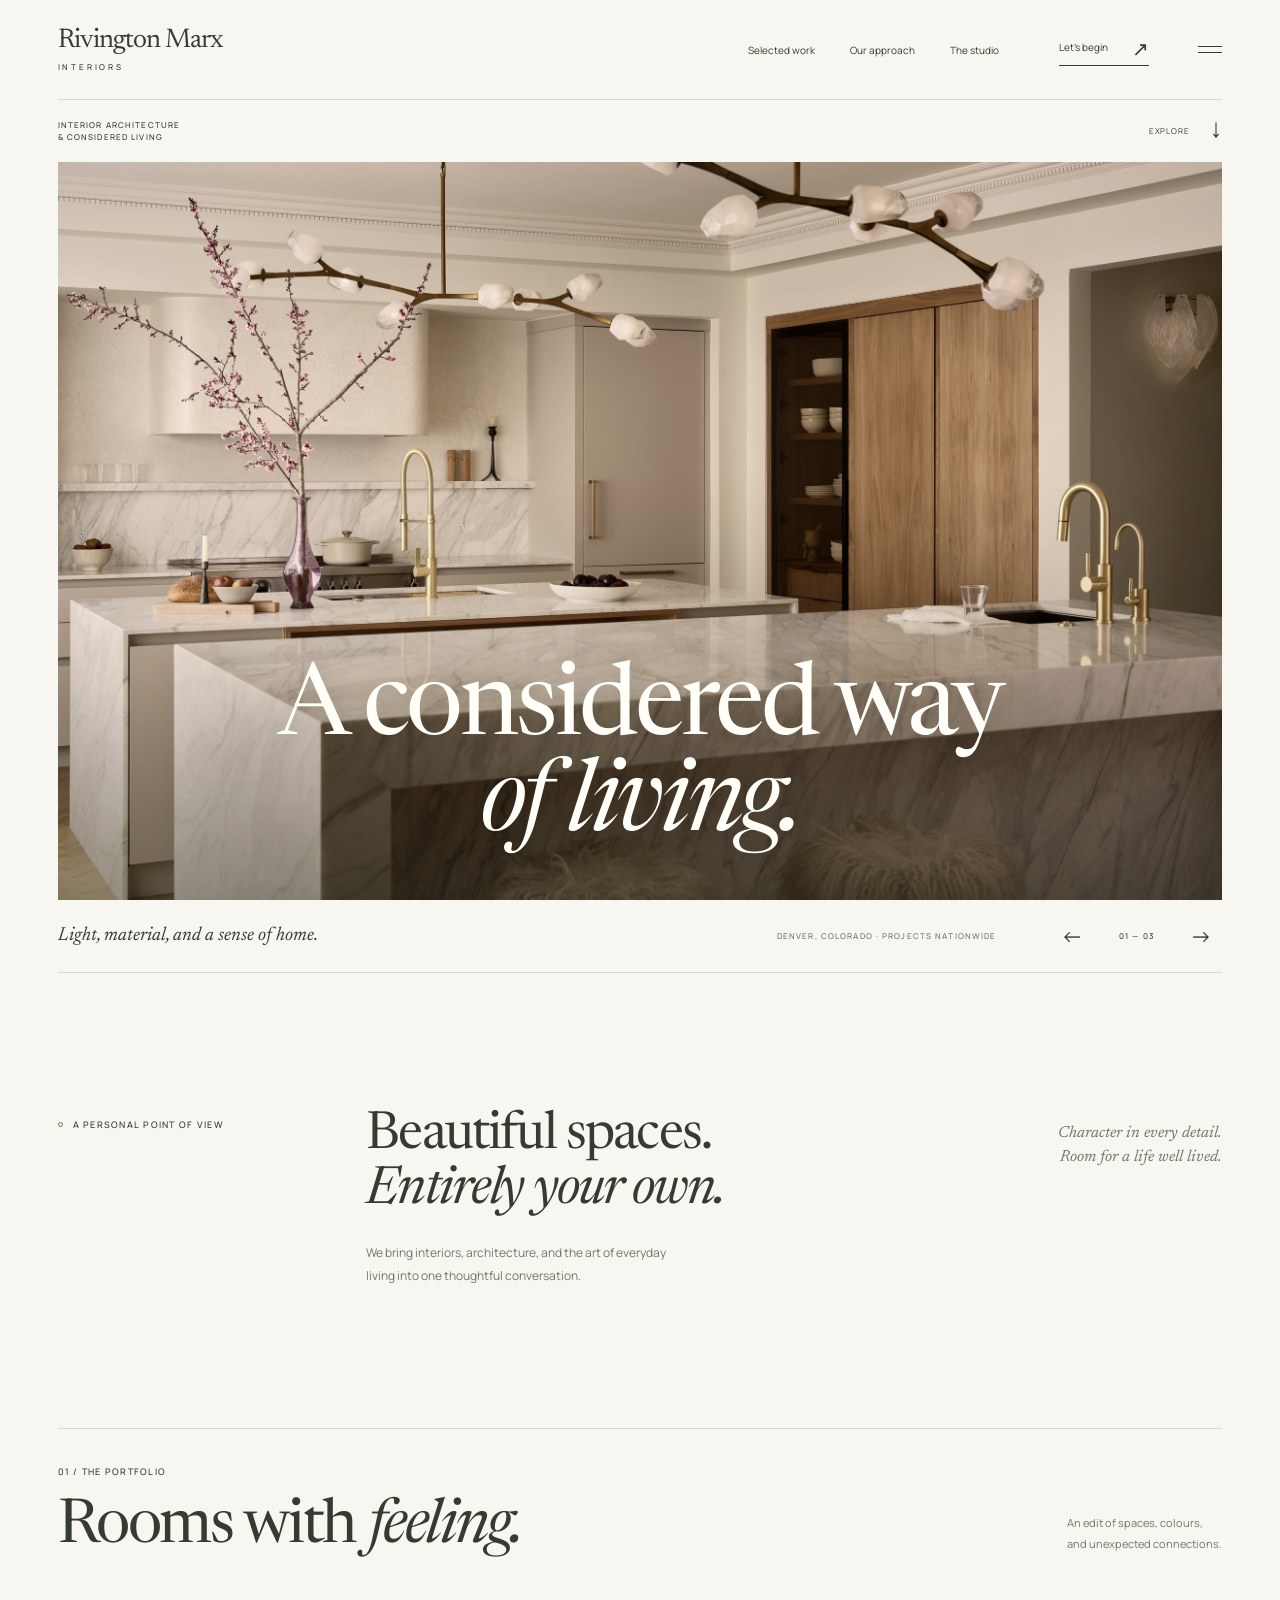
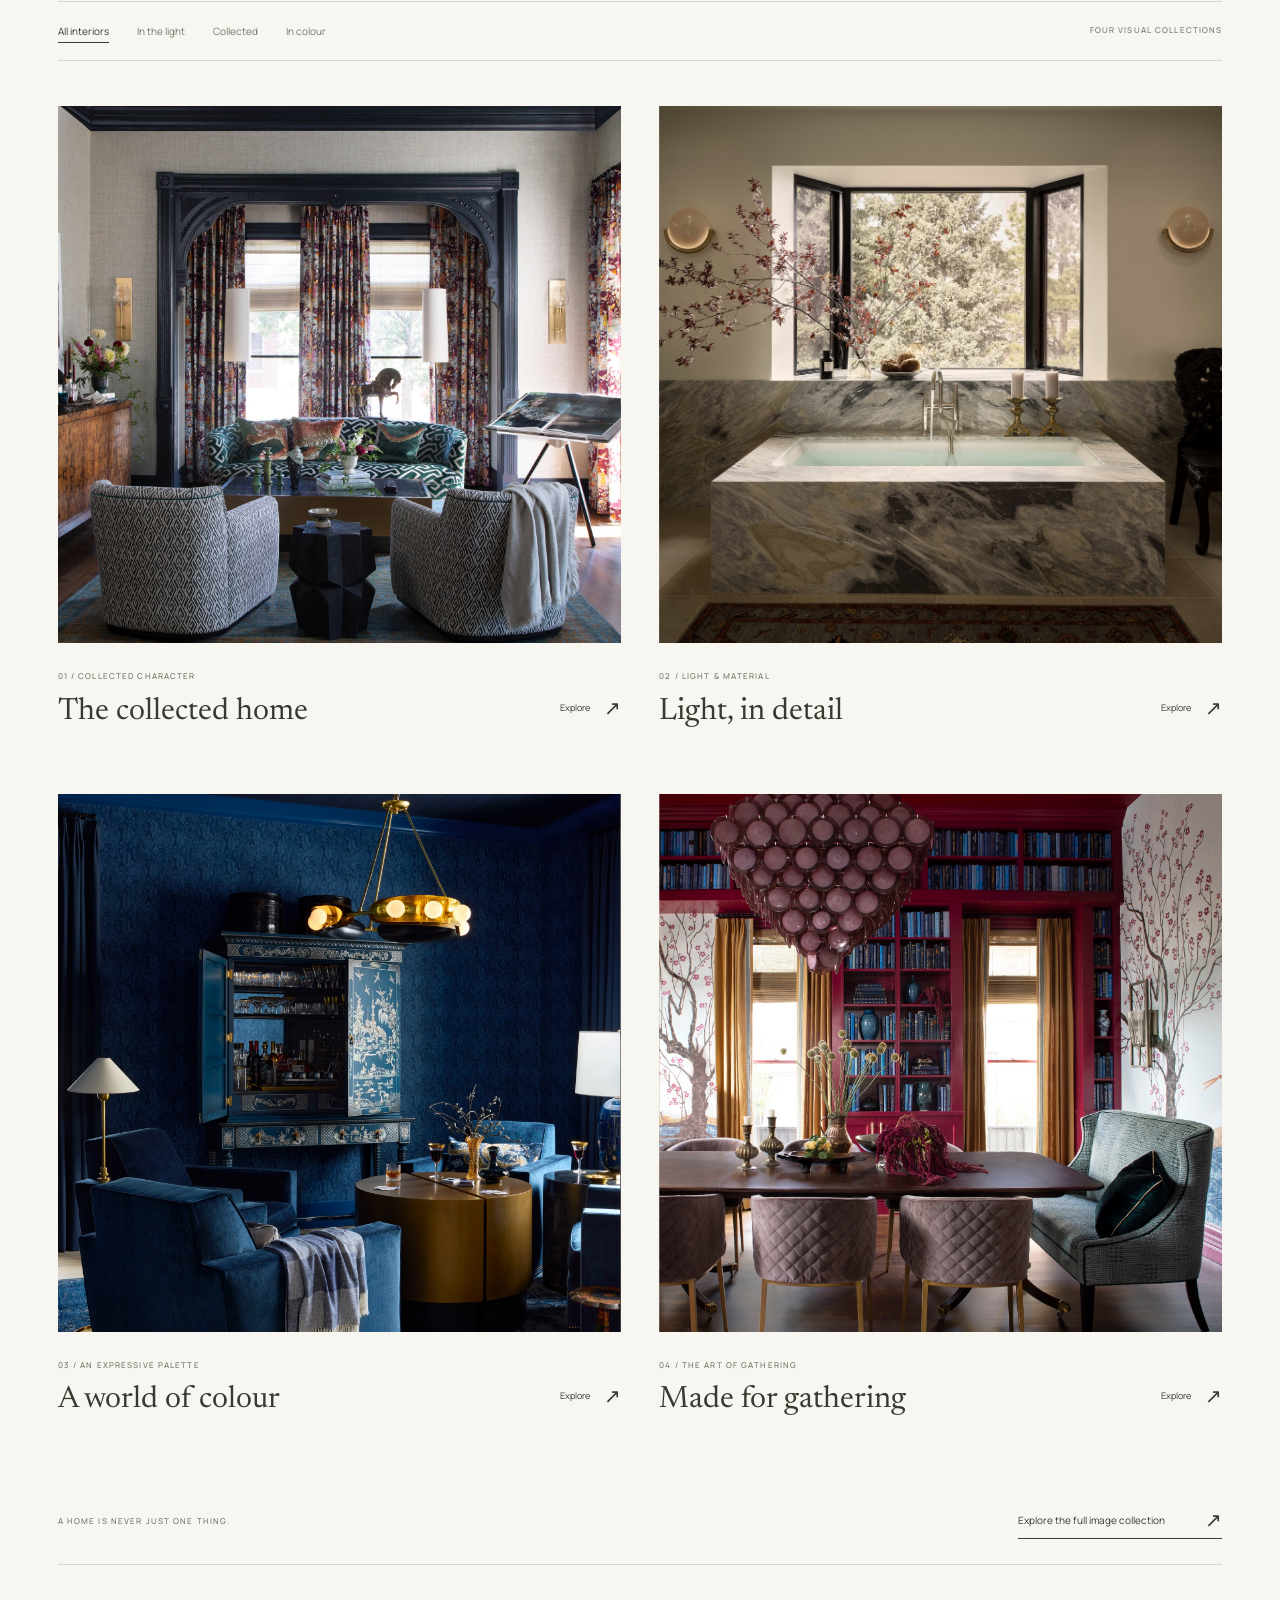
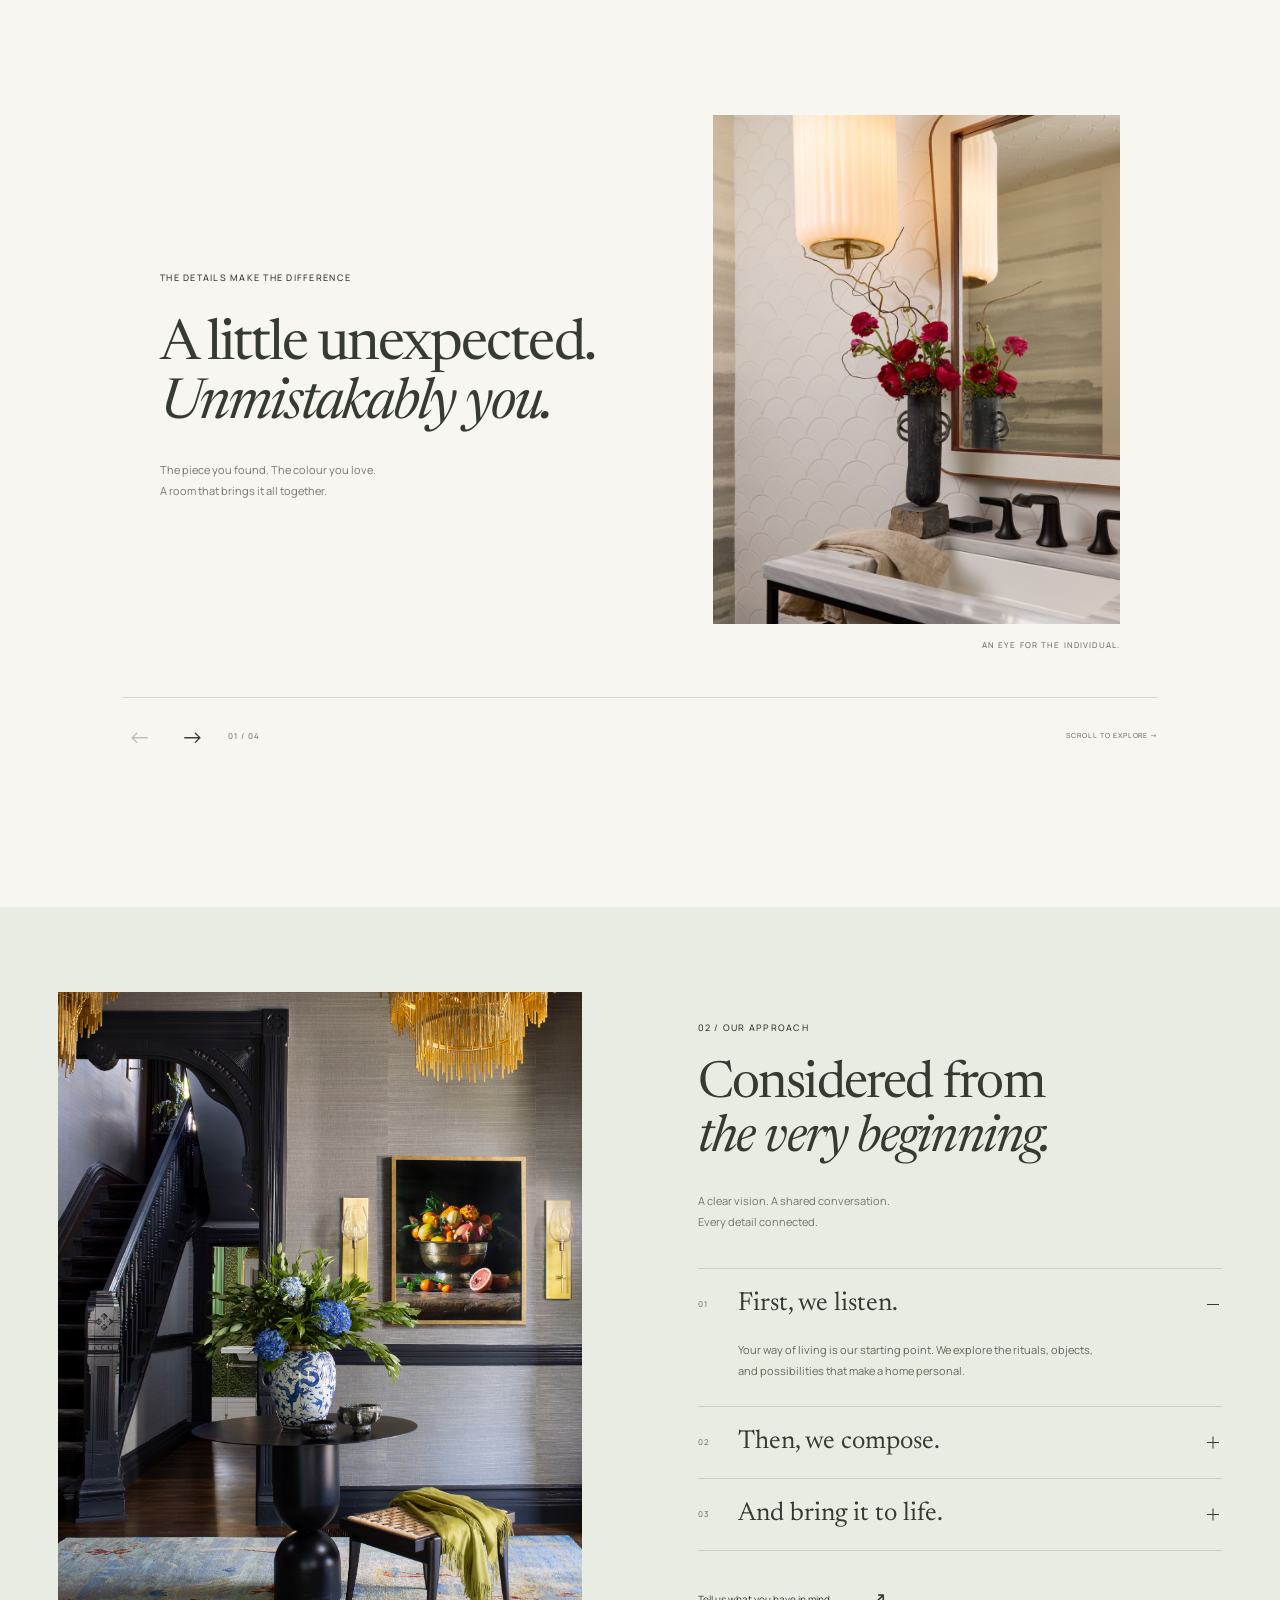
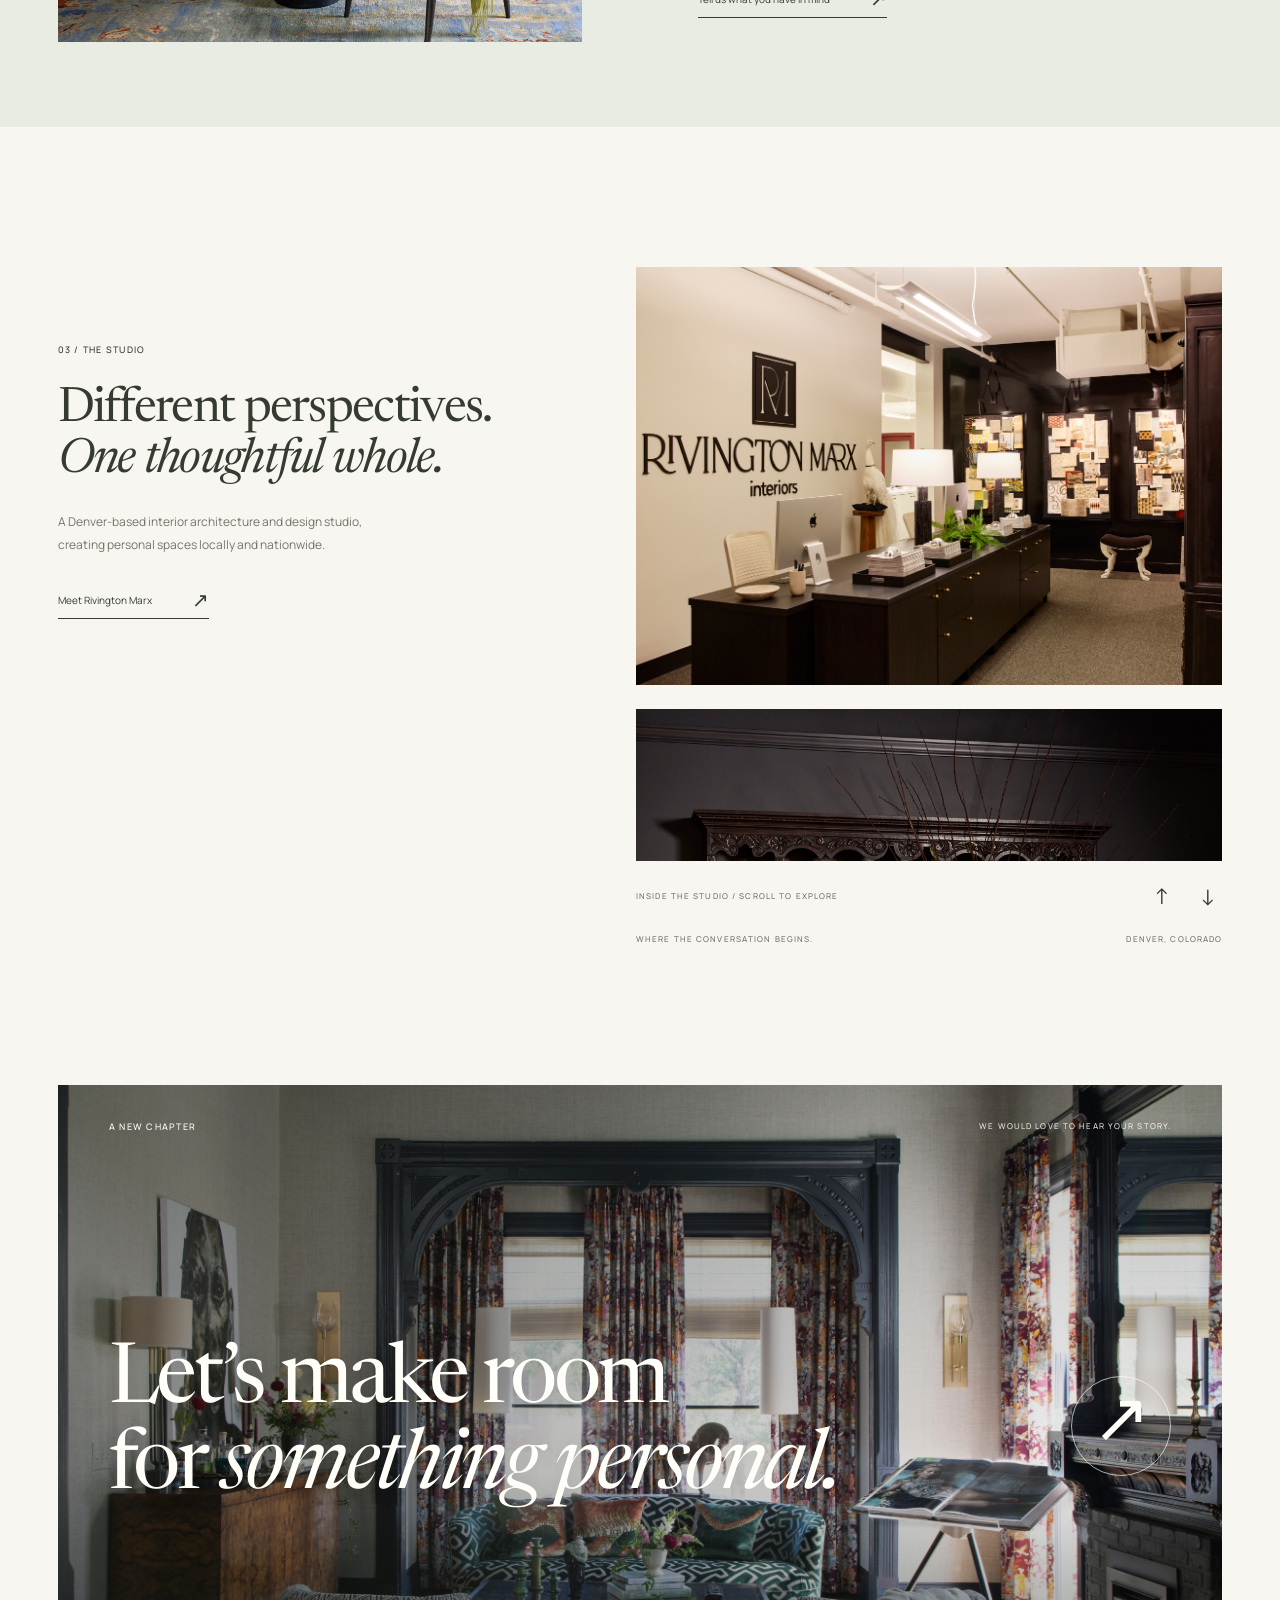
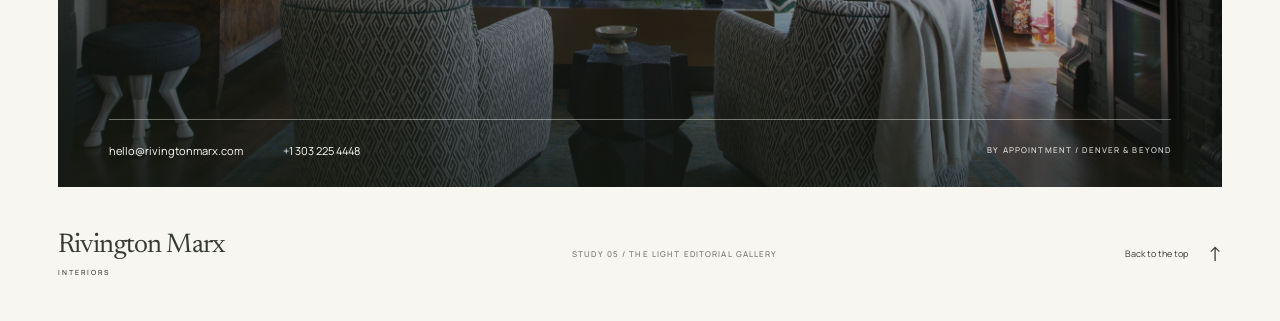
<file: study-5/index.html>
<!doctype html>
<html lang="en">
<head>
  <meta charset="utf-8">
  <meta name="viewport" content="width=device-width, initial-scale=1">
  <meta name="description" content="Rivington Marx Interiors — a considered way of living. Study 05, The Light Editorial Gallery.">
  <meta name="theme-color" content="#f7f6f0">
  <title>Rivington Marx — Study 05 / A Considered Way of Living</title>
  <link rel="icon" href="data:,">
  <link rel="preconnect" href="https://fonts.googleapis.com">
  <link rel="preconnect" href="https://fonts.gstatic.com" crossorigin>
  <link href="https://fonts.googleapis.com/css2?family=Manrope:wght@400;500;600&family=Newsreader:ital,opsz,wght@0,6..72,400;0,6..72,500;1,6..72,400&display=swap" rel="stylesheet">
  <link rel="preload" as="image" href="../assets/stone-kitchen.jpg">
  <link rel="stylesheet" href="styles.css">
  <script src="script.js" defer></script>
</head>
<body>
  <div class="desktop-notice"><span class="eyebrow">Rivington Marx / Study 05</span><h1>A little more room.</h1><p>This desktop design study is best explored in a window at least 980 pixels wide.</p></div>
  <div class="site">
    <a class="skip-link" href="#main">Skip to content</a>
    <header class="header" id="top">
      <a class="header-brand" href="#top" aria-label="Rivington Marx home">Rivington Marx<span>Interiors</span></a>
      <nav class="main-nav" aria-label="Main navigation">
        <a href="#work">Selected work</a><a href="#approach">Our approach</a><a href="#studio">The studio</a>
      </nav>
      <a class="header-inquire" href="#contact">Let’s begin <span aria-hidden="true">↗</span></a>
      <button class="menu-button" type="button" aria-label="Open navigation" aria-controls="menu-dialog" aria-expanded="false"><span></span><span></span></button>
    </header>

    <main id="main">
      <section class="hero page-margin" aria-labelledby="hero-title">
        <div class="hero-heading"><span class="eyebrow hero-kicker">Interior architecture<br>& considered living</span><a href="#work" class="hero-explore" aria-label="Explore selected work"><span>Explore</span><span class="long-arrow" aria-hidden="true">↓</span></a></div>
        <div class="hero-gallery" aria-roledescription="carousel" aria-label="Selected interiors">
          <button class="hero-image-button" type="button" data-open="light" aria-label="Explore the Light and Material collection">
            <img class="hero-image is-current" src="../assets/stone-kitchen.jpg" width="2400" height="1714" alt="Daylit marble kitchen with warm oak cabinetry and sculptural branch lighting" fetchpriority="high">
            <img class="hero-image" src="../assets/tailored-bath.jpg" width="2400" height="2400" alt="Sculptural marble bath beneath a bright bay window" decoding="async">
            <img class="hero-image" src="../assets/collected-living.jpg" width="2400" height="1603" alt="Collected living room with patterned seating and expressive architectural details" decoding="async">
            <span class="image-invitation">Step inside <span aria-hidden="true">↗</span></span>
          </button>
          <div class="hero-overlay"><h1 id="hero-title">A considered way<br><em>of living.</em></h1></div>
        </div>
        <div class="hero-caption"><span class="hero-caption-title" aria-live="polite">Light, material, and a sense of home.</span><span class="eyebrow hero-location">Denver, Colorado · Projects nationwide</span><div class="hero-controls"><button type="button" data-hero="-1" aria-label="Previous featured image">←</button><span class="eyebrow hero-count" aria-live="polite">01 — 03</span><button type="button" data-hero="1" aria-label="Next featured image">→</button></div></div>
      </section>

      <section class="intro page-margin" aria-labelledby="intro-title"><div class="section-index"><span class="index-dot"></span><span class="eyebrow">A personal point of view</span></div><div class="intro-copy"><h2 id="intro-title">Beautiful spaces.<br><em>Entirely your own.</em></h2><p>We bring interiors, architecture, and the art of everyday living into one thoughtful conversation.</p></div><span class="intro-note">Character in every detail.<br>Room for a life well lived.</span></section>

      <section class="work page-margin" id="work" aria-labelledby="work-title">
        <div class="section-heading"><div><span class="eyebrow">01 / The portfolio</span><h2 id="work-title">Rooms with <em>feeling.</em></h2></div><span class="section-side-note">An edit of spaces, colours,<br>and unexpected connections.</span></div>
        <div class="work-toolbar"><div class="filters" role="group" aria-label="Filter collections"><button type="button" class="is-active" data-filter="all" aria-pressed="true">All interiors</button><button type="button" data-filter="light" aria-pressed="false">In the light</button><button type="button" data-filter="collected" aria-pressed="false">Collected</button><button type="button" data-filter="colour" aria-pressed="false">In colour</button></div><span class="eyebrow work-count" aria-live="polite">Four visual collections</span></div>
        <div class="work-grid">
          <article class="work-card card-large reveal" data-category="collected"><button class="work-image" type="button" data-open="collected" aria-label="View The Collected Home collection"><img src="../assets/collected-living.jpg" alt="Expressive living room with dark architectural trim, patterned chairs, and sunlit windows" loading="lazy" width="2400" height="1603"><span class="project-open" aria-hidden="true">↗</span></button><div class="work-caption"><div><span class="eyebrow">01 / Collected character</span><h3><button type="button" data-open="collected">The collected home</button></h3></div><button class="text-arrow" type="button" data-open="collected" aria-label="Explore The Collected Home">Explore <span aria-hidden="true">↗</span></button></div></article>
          <article class="work-card card-small card-offset reveal" data-category="light"><button class="work-image" type="button" data-open="light" aria-label="View Light in Detail collection"><img src="../assets/tailored-bath.jpg" alt="Natural light falling across a marble bath, flowering branches, and brass sconces" loading="lazy" width="2400" height="2400"><span class="project-open" aria-hidden="true">↗</span></button><div class="work-caption"><div><span class="eyebrow">02 / Light & material</span><h3><button type="button" data-open="light">Light, in detail</button></h3></div><button class="text-arrow" type="button" data-open="light" aria-label="Explore Light in Detail">Explore <span aria-hidden="true">↗</span></button></div></article>
          <article class="work-card card-small reveal" data-category="colour"><button class="work-image" type="button" data-open="colour" aria-label="View A World of Colour collection"><img src="../assets/blue-salon.jpg" alt="Rich blue salon with a lacquered cabinet, sculptural lighting, and upholstered seating" loading="lazy"><span class="project-open" aria-hidden="true">↗</span></button><div class="work-caption"><div><span class="eyebrow">03 / An expressive palette</span><h3><button type="button" data-open="colour">A world of colour</button></h3></div><button class="text-arrow" type="button" data-open="colour" aria-label="Explore A World of Colour">Explore <span aria-hidden="true">↗</span></button></div></article>
          <article class="work-card card-large card-offset reveal" data-category="colour"><button class="work-image" type="button" data-open="gathering" aria-label="View Made for Gathering collection"><img src="../assets/pink-dining.jpg" alt="Dining room with pink glass chandelier, red bookcases, and a generous dining table" loading="lazy"><span class="project-open" aria-hidden="true">↗</span></button><div class="work-caption"><div><span class="eyebrow">04 / The art of gathering</span><h3><button type="button" data-open="gathering">Made for gathering</button></h3></div><button class="text-arrow" type="button" data-open="gathering" aria-label="Explore Made for Gathering">Explore <span aria-hidden="true">↗</span></button></div></article>
        </div>
        <div class="portfolio-end"><span class="eyebrow">A home is never just one thing.</span><button class="underlined-link" type="button" data-open="all">Explore the full image collection <span aria-hidden="true">↗</span></button></div>
      </section>

      <section class="interlude page-margin" aria-labelledby="interlude-title"><div class="interlude-copy reveal"><span class="eyebrow">The details make the difference</span><h2 id="interlude-title">A little unexpected.<br><em>Unmistakably you.</em></h2><p>The piece you found. The colour you love.<br>A room that brings it all together.</p></div><figure class="interlude-image reveal"><button type="button" data-open="details" aria-label="Explore the detail collection"><img src="../assets/powder-detail.jpg" alt="Red flowers and sculptural objects against a pale patterned wall and mirror" loading="lazy"><span class="project-open" aria-hidden="true">↗</span></button><figcaption class="eyebrow">An eye for the individual.</figcaption></figure></section>

      <section class="approach" id="approach" aria-labelledby="approach-title"><div class="approach-inner page-margin"><div class="approach-image reveal"><img src="../assets/foyer.jpg" alt="Carefully composed entry with dark architectural woodwork, artwork, and fresh flowers" loading="lazy"></div><div class="approach-copy"><span class="eyebrow">02 / Our approach</span><h2 id="approach-title">Considered from<br><em>the very beginning.</em></h2><p class="approach-intro">A clear vision. A shared conversation.<br>Every detail connected.</p><div class="accordion"><details open><summary><span class="eyebrow">01</span><span>First, we listen.</span><span class="plus" aria-hidden="true"></span></summary><div class="accordion-content"><p>Your way of living is our starting point. We explore the rituals, objects, and possibilities that make a home personal.</p></div></details><details><summary><span class="eyebrow">02</span><span>Then, we compose.</span><span class="plus" aria-hidden="true"></span></summary><div class="accordion-content"><p>Architecture, materials, furnishings, and art find their place together. A thoughtful balance of function, feeling, and individuality.</p></div></details><details><summary><span class="eyebrow">03</span><span>And bring it to life.</span><span class="plus" aria-hidden="true"></span></summary><div class="accordion-content"><p>Interior design and construction stay in conversation, carrying the intention of the design through to the details you live with.</p></div></details></div><a href="#contact" class="underlined-link">Tell us what you have in mind <span aria-hidden="true">↗</span></a></div></div></section>

      <section class="studio page-margin" id="studio" aria-labelledby="studio-title"><div class="studio-copy reveal"><span class="eyebrow">03 / The studio</span><h2 id="studio-title">Different perspectives.<br><em>One thoughtful whole.</em></h2><p>A Denver-based interior architecture and design studio, creating personal spaces locally and nationwide.</p><a class="underlined-link" href="https://rivingtonmarx.com/about/" target="_blank" rel="noopener noreferrer">Meet Rivington Marx <span aria-hidden="true">↗</span></a></div><figure class="studio-image reveal"><img src="../assets/studio.jpg" alt="The Rivington Marx studio with its material boards, worktables, and interior design samples" loading="lazy"><figcaption><span class="eyebrow">Where the conversation begins.</span><span class="eyebrow">Denver, Colorado</span></figcaption></figure></section>

      <section class="contact page-margin contact-photograph" id="contact" aria-labelledby="contact-title"><img class="contact-background" src="../assets/collected-living.jpg" alt="A sunlit Rivington Marx living room with collected art, patterned seating, and architectural details" loading="lazy"><div class="contact-top"><span class="eyebrow">A new chapter</span><span class="eyebrow">We would love to hear your story.</span></div><div class="contact-main"><h2 id="contact-title">Let’s make room<br>for <em>something personal.</em></h2><a class="contact-arrow" href="mailto:hello@rivingtonmarx.com" aria-label="Email Rivington Marx to begin a project">↗</a></div><div class="contact-bottom"><a href="mailto:hello@rivingtonmarx.com">hello@rivingtonmarx.com</a><a href="tel:+13032254448">+1 303 225 4448</a><span class="eyebrow">By appointment / Denver & beyond</span></div></section>
    </main>
    <footer class="footer page-margin"><a href="#top" class="footer-brand">Rivington Marx<span>Interiors</span></a><span class="eyebrow">Study 05 / The Light Editorial Gallery</span><a href="#top" class="back-top">Back to the top <span aria-hidden="true">↑</span></a></footer>
  </div>

  <dialog class="menu-dialog" id="menu-dialog" aria-labelledby="menu-title"><div class="menu-inner"><div class="menu-top"><span class="eyebrow" id="menu-title">Rivington Marx / Interiors</span><button type="button" class="close-button" data-close-menu>Close <span aria-hidden="true">×</span></button></div><div class="menu-body"><nav aria-label="Expanded navigation"><a href="#work"><span class="eyebrow">01</span>Selected work</a><a href="#approach"><span class="eyebrow">02</span>Our approach</a><a href="#studio"><span class="eyebrow">03</span>The studio</a><a href="#contact"><span class="eyebrow">04</span>Let’s begin</a></nav><img src="../assets/tailored-bath.jpg" alt="Sunlit marble bath with flowering branches"></div><div class="menu-bottom"><a href="mailto:hello@rivingtonmarx.com">hello@rivingtonmarx.com</a><span class="eyebrow">Denver, Colorado · Nationwide</span></div></div></dialog>
  <dialog class="collection-dialog" id="collection-dialog" aria-labelledby="collection-title"><div class="collection-header"><a class="header-brand" href="#top" data-close-collection>Rivington Marx<span>Interiors</span></a><span class="eyebrow">Selected interiors / Visual collection</span><button type="button" class="close-button" data-close-collection>Close <span aria-hidden="true">×</span></button></div><div class="collection-body"><div class="collection-stage"><button class="collection-zoom" type="button" aria-label="Enlarge current image"><img id="collection-image" alt=""><span class="zoom-hint">A closer look <span aria-hidden="true">+</span></span></button><div class="collection-controls"><button type="button" data-gallery="-1" aria-label="Previous collection image">←</button><span class="eyebrow" id="collection-count" aria-live="polite"></span><button type="button" data-gallery="1" aria-label="Next collection image">→</button></div></div><aside class="collection-copy"><span class="eyebrow" id="collection-kicker"></span><h2 id="collection-title"></h2><p id="collection-description"></p><div class="collection-thumbnails" aria-label="Choose an image"></div><span class="collection-caption" id="collection-caption" aria-live="polite"></span><a href="#contact" class="underlined-link" data-collection-inquire>Imagine your own space <span aria-hidden="true">↗</span></a><p class="collection-note">Editorial image grouping.<br>Collection titles are illustrative.</p></aside></div></dialog>
  <dialog class="zoom-dialog" id="zoom-dialog" aria-label="Enlarged photograph"><button type="button" class="zoom-close close-button">Close photograph <span aria-hidden="true">×</span></button><button class="zoom-prev" type="button" data-gallery="-1" aria-label="Previous photograph">←</button><img id="zoom-image" alt=""><button class="zoom-next" type="button" data-gallery="1" aria-label="Next photograph">→</button><span class="eyebrow zoom-count" aria-live="polite"></span></dialog>
</body>
</html>
</file>
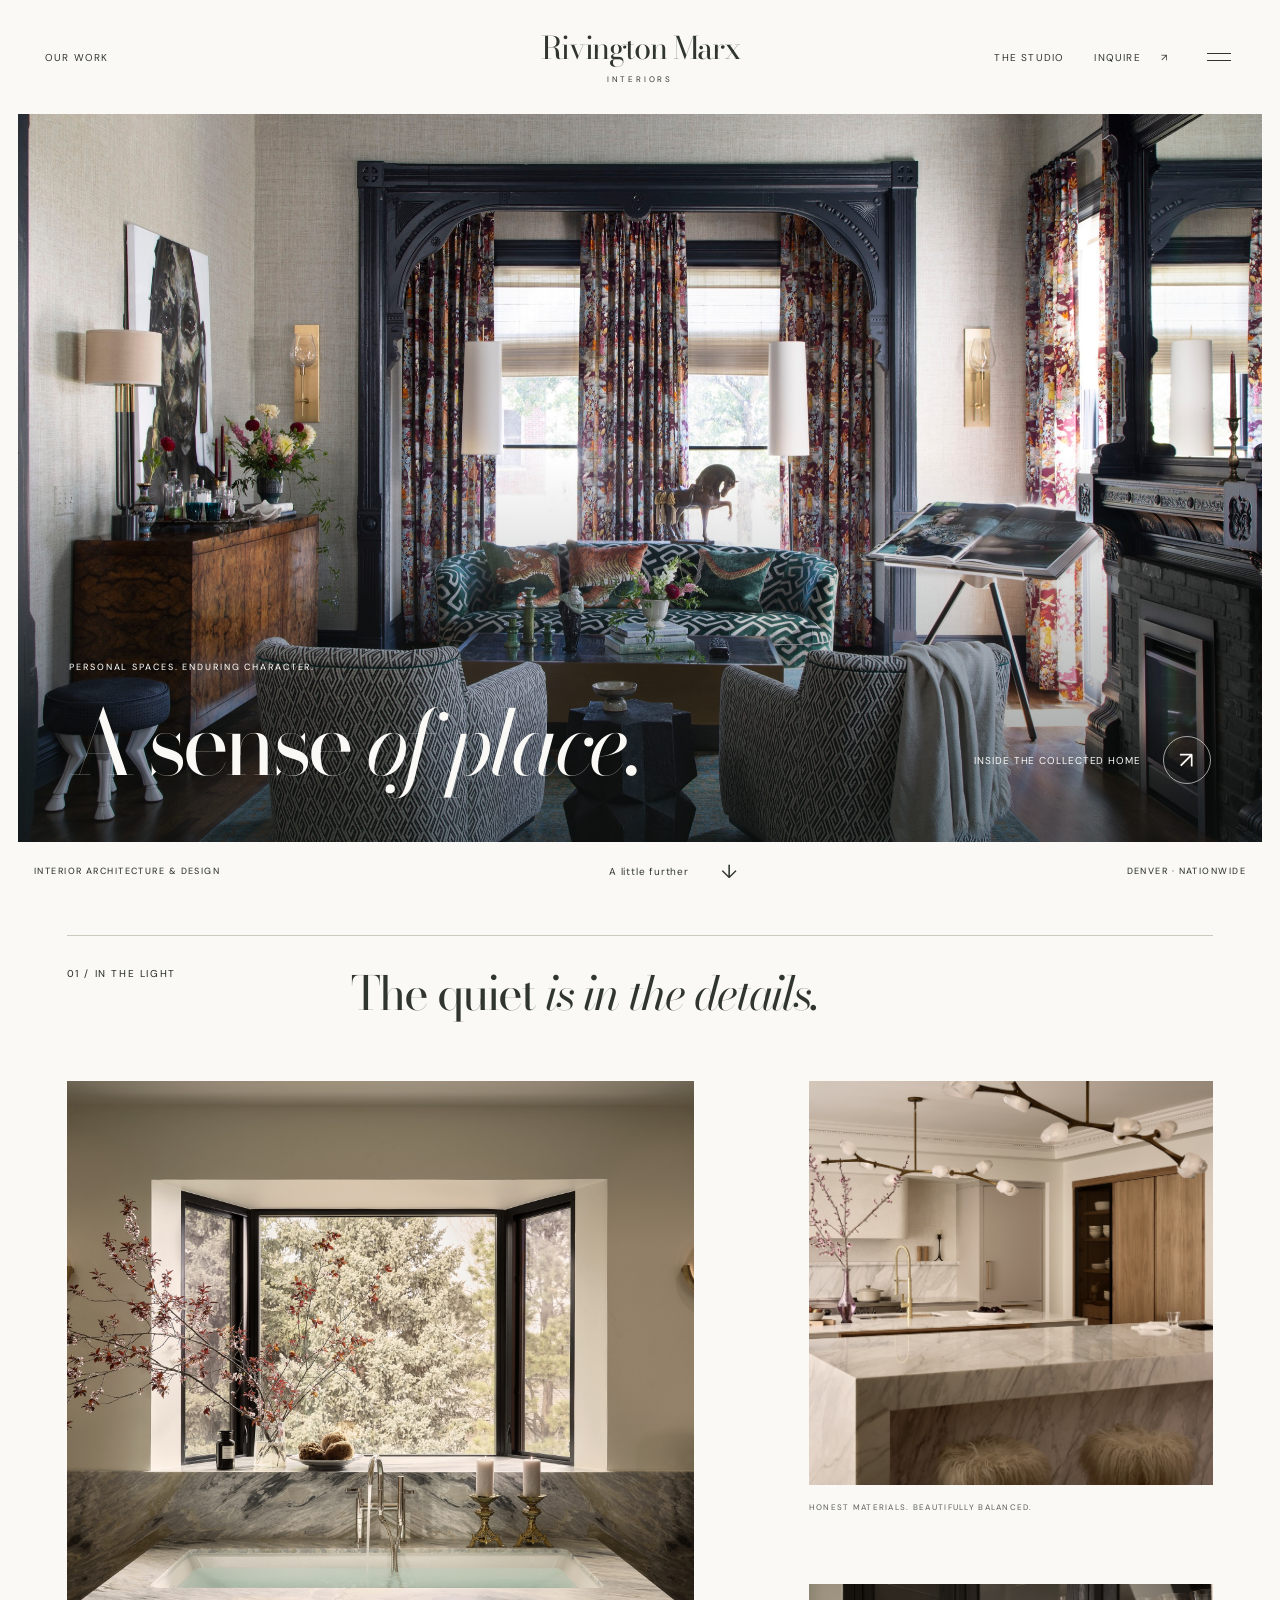
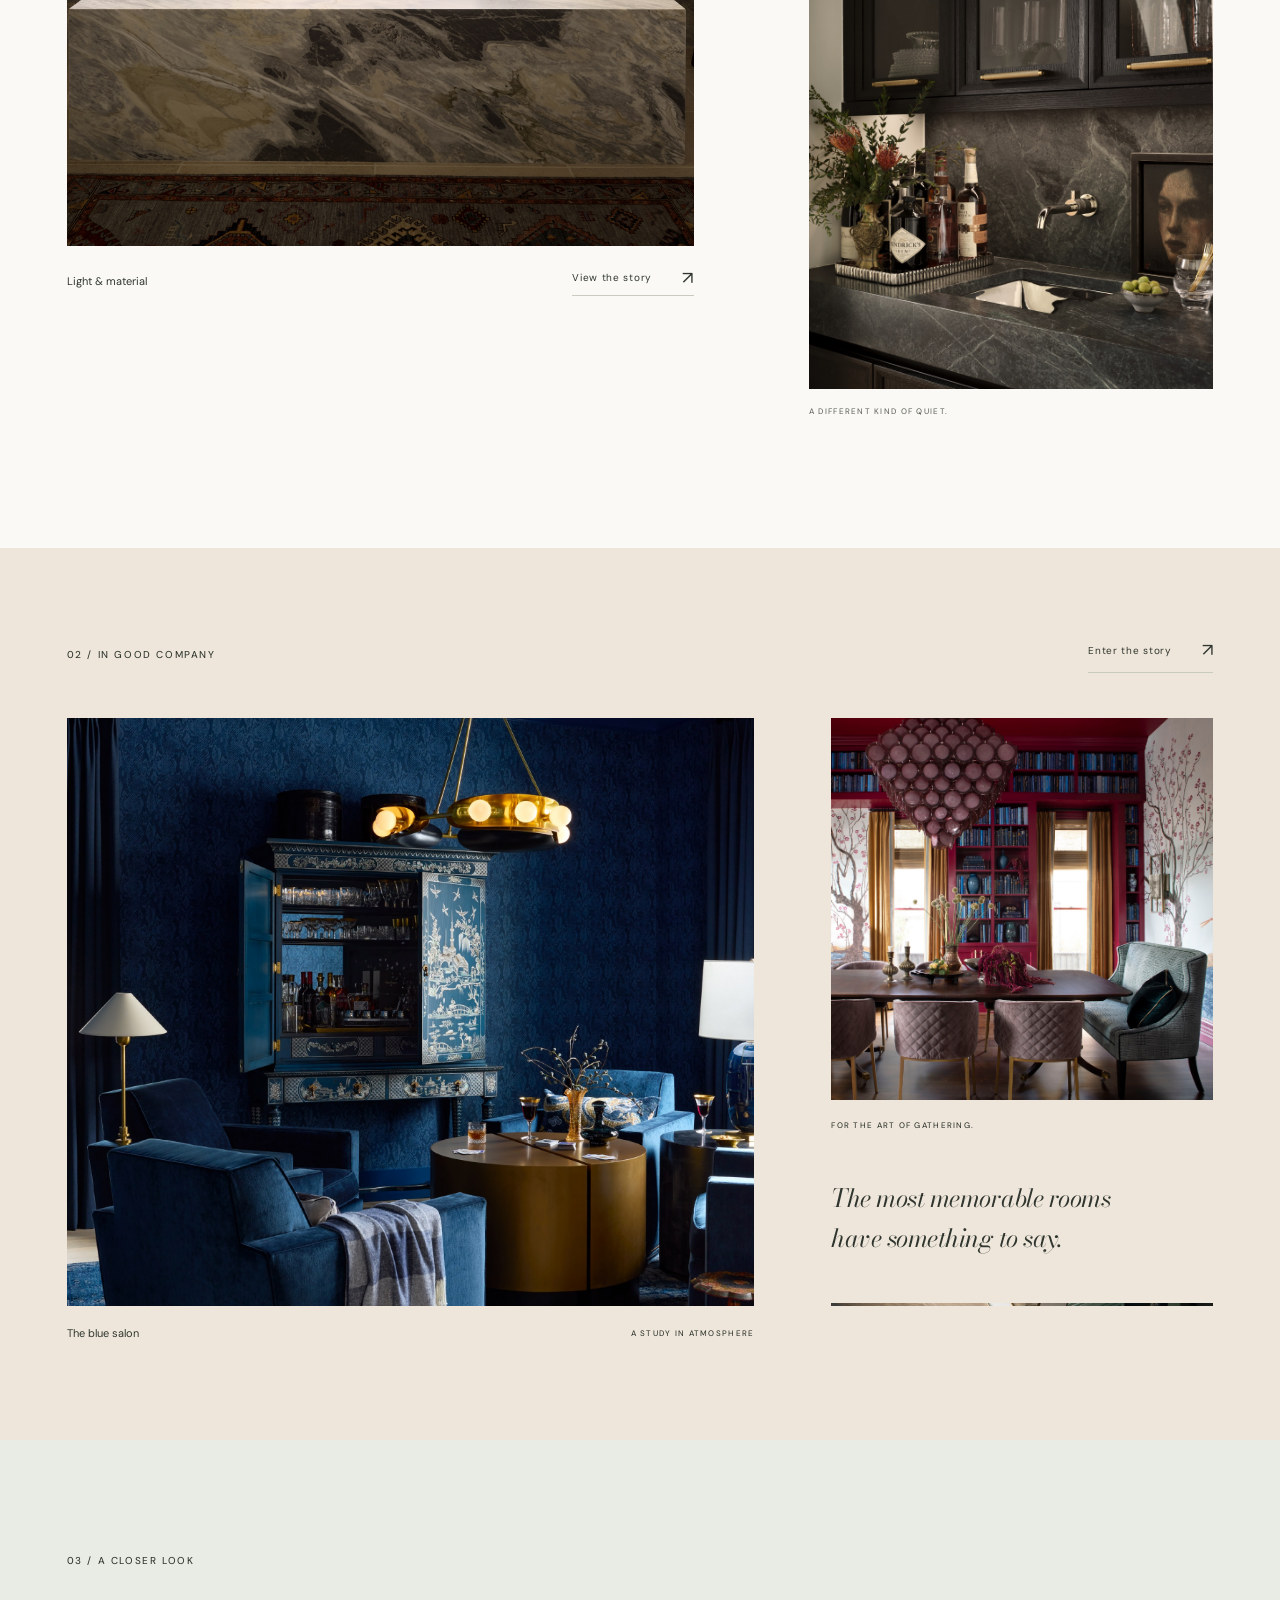
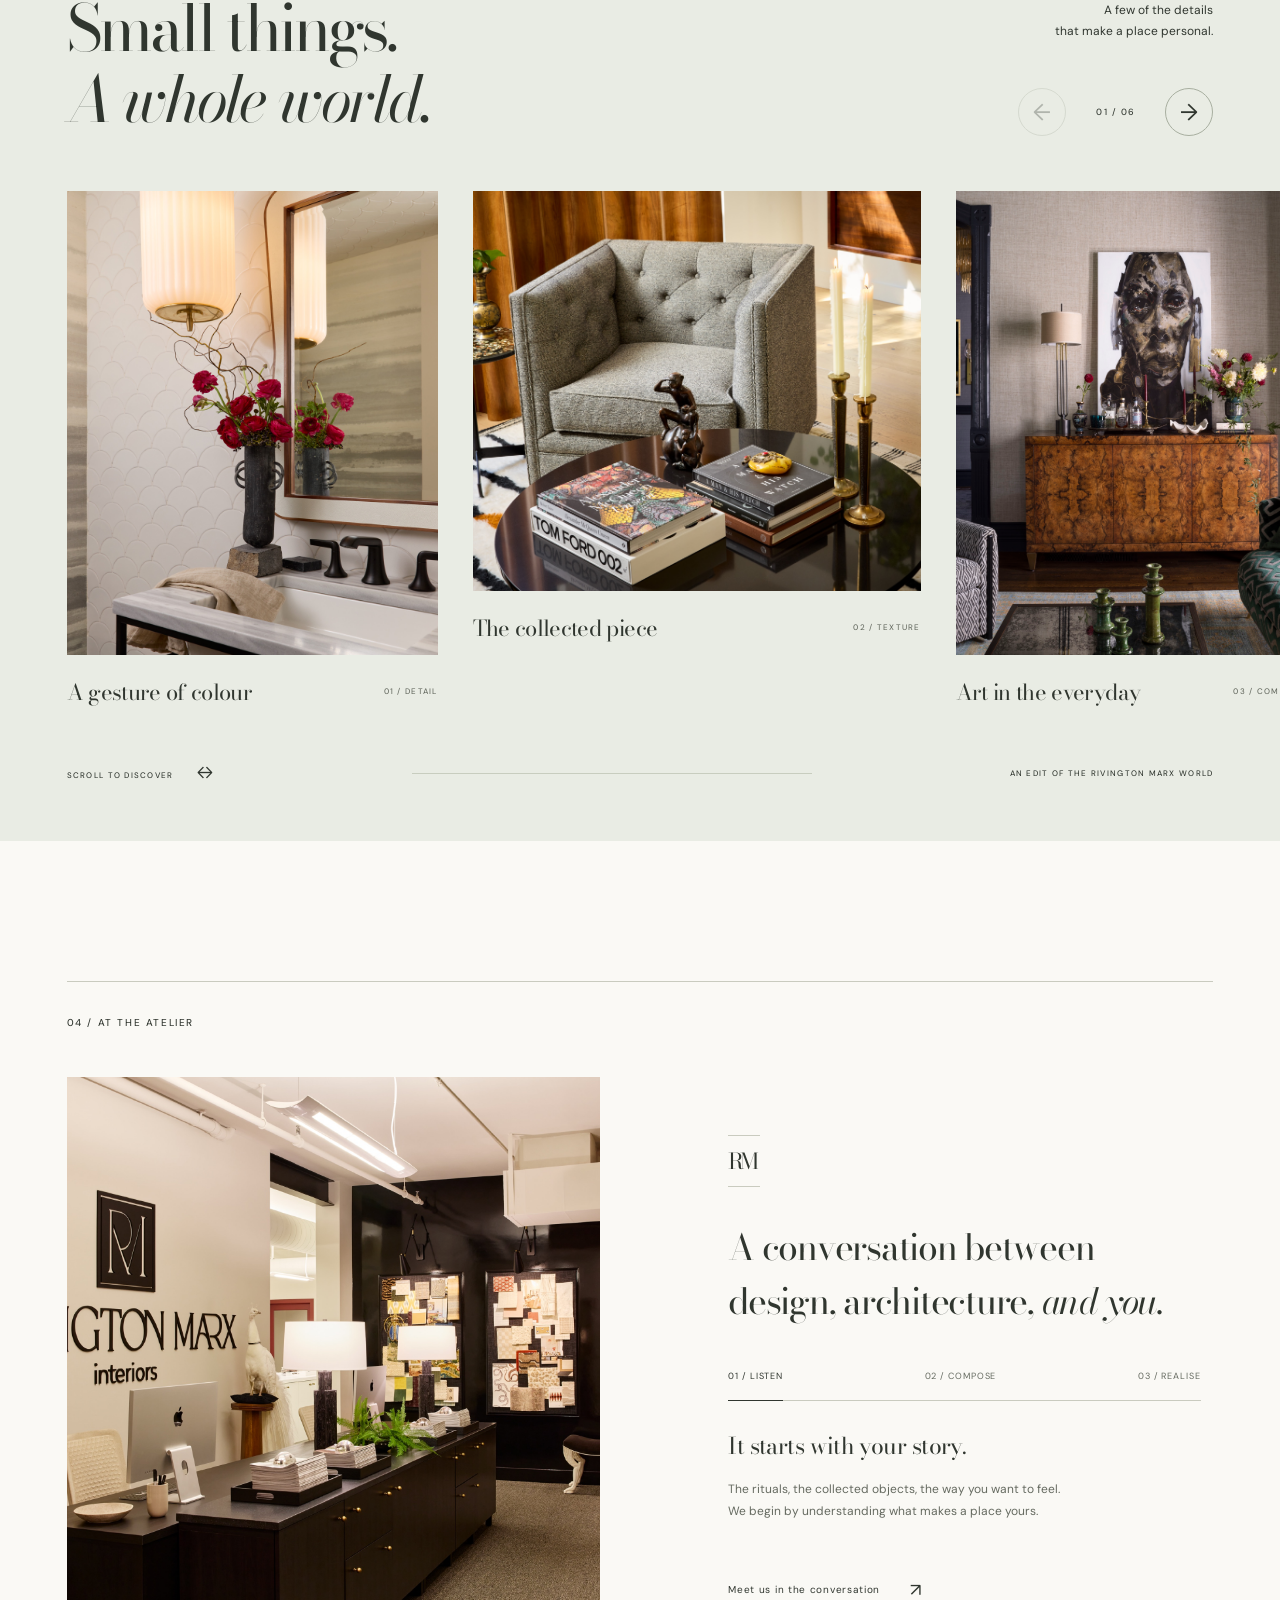
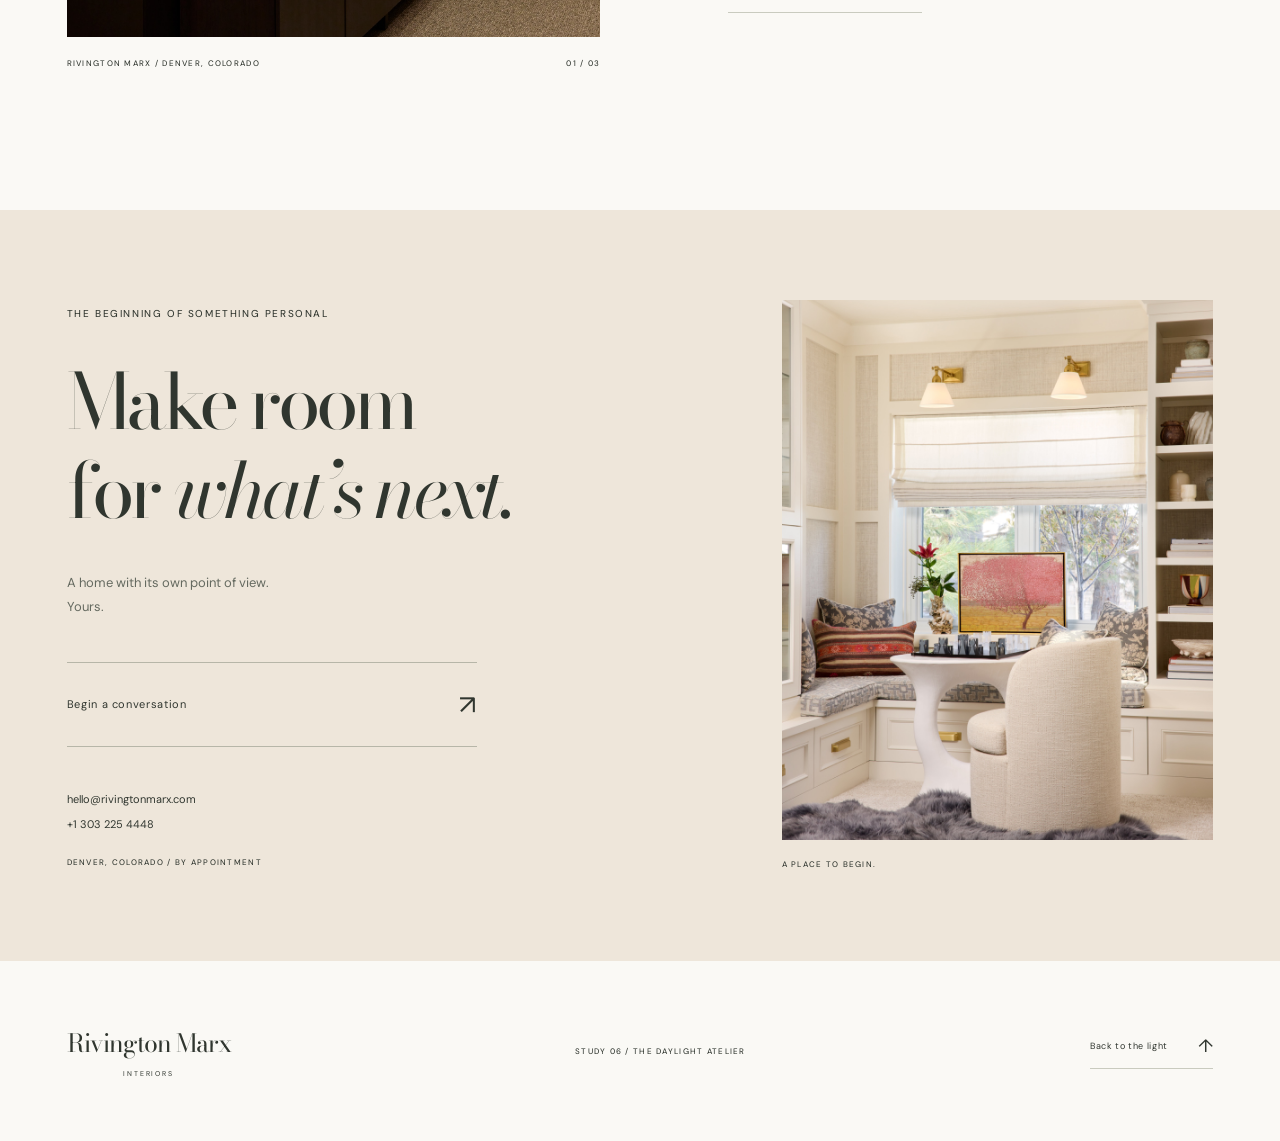
<file: study-6/index.html>
<!doctype html>
<html lang="en">
<head>
  <meta charset="utf-8">
  <meta name="viewport" content="width=device-width, initial-scale=1">
  <meta name="description" content="Rivington Marx — The Daylight Atelier. Study 06, an image-led desktop design concept.">
  <meta name="theme-color" content="#faf9f5">
  <title>Rivington Marx — Study 06 / The Daylight Atelier</title>
  <link rel="icon" href="data:,">
  <link rel="preconnect" href="https://fonts.googleapis.com">
  <link rel="preconnect" href="https://fonts.gstatic.com" crossorigin>
  <link href="https://fonts.googleapis.com/css2?family=Bodoni+Moda:ital,opsz,wght@0,6..96,400;0,6..96,500;1,6..96,400&family=DM+Sans:wght@400;450;500;600&display=swap" rel="stylesheet">
  <link rel="preload" as="image" href="../assets/collected-living.jpg">
  <link rel="stylesheet" href="styles.css?v=20261103-2">
  <script src="script.js?v=20261103-2" defer></script>
</head>
<body>
  <div class="desktop-notice"><span class="eyebrow">Rivington Marx / Study 06</span><h1>A wider perspective.</h1><p>The Daylight Atelier is a desktop design study.<br>Explore it in a window at least 980 pixels wide.</p></div>
  <div class="site" id="top">
    <a class="skip-link" href="#main">Skip to content</a>
    <header class="header">
      <nav class="nav-left" aria-label="Portfolio navigation"><a href="#work">Our work</a></nav>
      <a href="#top" class="wordmark" aria-label="Rivington Marx Interiors home">Rivington Marx<span>Interiors</span></a>
      <nav class="nav-right" aria-label="Studio navigation"><a href="#studio">The studio</a><a href="#contact">Inquire <span aria-hidden="true">↗</span></a><button class="menu-toggle" type="button" aria-label="Open navigation" aria-expanded="false" aria-controls="menu-dialog"><span></span><span></span></button></nav>
    </header>

    <main id="main">
      <section class="hero" aria-labelledby="hero-title">
        <div class="hero-frame">
          <img src="../assets/collected-living.jpg" alt="Daylight filling a layered living room with patterned seating, art, and dark architectural woodwork" width="2400" height="1603" fetchpriority="high">
          <div class="hero-shade"></div>
          <div class="hero-type"><span class="eyebrow">Personal spaces. Enduring character.</span><h1 id="hero-title">A sense <em>of place.</em></h1></div>
          <button class="hero-project" type="button" data-project="collected"><span>Inside the collected home</span><span class="arrow-circle" aria-hidden="true">↗</span></button>
        </div>
        <div class="hero-foot"><span class="eyebrow">Interior architecture & design</span><a href="#work" class="scroll-invite">A little further <span aria-hidden="true">↓</span></a><span class="eyebrow">Denver · Nationwide</span></div>
      </section>


      <section class="light-chapter page-pad" id="work" aria-labelledby="light-title">
        <div class="chapter-heading"><span class="eyebrow">01 / In the light</span><h2 id="light-title">The quiet <em>is in the details.</em></h2></div>
        <div class="light-layout">
          <figure class="held-image">
            <button class="photograph" type="button" data-project="light" aria-label="Explore the Light and Material image story"><img src="../assets/tailored-bath.jpg" width="2400" height="2400" alt="A marble bath beneath a broad window, with flowering branches and warm brass light" loading="lazy"><span class="image-open" aria-hidden="true">↗</span></button>
            <figcaption><span>Light & material</span><button class="line-link" type="button" data-project="light">View the story <span aria-hidden="true">↗</span></button></figcaption>
          </figure>
          <div class="passing-images">
            <figure class="support-image reveal"><button class="photograph" type="button" data-project="light" aria-label="Explore the marble kitchen"><img src="../assets/stone-kitchen.jpg" alt="Light marble and warm oak in a bright kitchen with sculptural branch lighting" width="2400" height="1714" loading="lazy"><span class="image-open" aria-hidden="true">↗</span></button><figcaption class="eyebrow">Honest materials. Beautifully balanced.</figcaption></figure>
            <figure class="support-image support-portrait reveal"><button class="photograph" type="button" data-project="light" aria-label="Explore the tailored bar"><img src="../assets/tailored-bar.jpg" alt="Tailored dark cabinetry and a stone bar arranged with bottles, art, and objects" loading="lazy"><span class="image-open" aria-hidden="true">↗</span></button><figcaption class="eyebrow">A different kind of quiet.</figcaption></figure>
          </div>
        </div>
      </section>

      <section class="colour-chapter" aria-label="Colour and character">
        <div class="colour-heading page-pad"><span class="eyebrow">02 / In good company</span><button class="line-link" type="button" data-project="colour">Enter the story <span aria-hidden="true">↗</span></button></div>
        <div class="colour-composition page-pad">
          <figure class="colour-wide reveal"><button class="photograph" type="button" data-project="colour" aria-label="Explore the blue salon"><img src="../assets/blue-salon.jpg" alt="A blue salon with patterned walls, a painted cabinet, and sculptural brass lighting" loading="lazy"><span class="image-open" aria-hidden="true">↗</span></button><figcaption><span>The blue salon</span><span class="eyebrow">A study in atmosphere</span></figcaption></figure>
          <div class="colour-side" tabindex="0" role="region" aria-label="More interiors. Scroll vertically to explore three photographs.">
            <figure><button class="photograph" type="button" data-project="colour" aria-label="Explore the pink dining room"><img src="../assets/pink-dining.jpg" alt="Pink glass chandelier above a dining table framed by red bookshelves" loading="lazy"><span class="image-open" aria-hidden="true">↗</span></button><figcaption class="eyebrow">For the art of gathering.</figcaption><p class="colour-note">The most memorable rooms<br>have something to say.</p></figure>
            <figure><button class="photograph" type="button" data-project="colour" aria-label="Explore the green study"><img src="../assets/green-study.jpg" alt="Layered fabrics and collected art in a deep green study" loading="lazy"><span class="image-open" aria-hidden="true">↗</span></button><figcaption class="eyebrow">A quieter kind of character.</figcaption></figure>
            <figure><button class="photograph" type="button" data-project="colour" aria-label="Explore the red detail"><img src="../assets/red-detail.jpg" alt="Expressive red accents and collected objects in a Rivington Marx interior" loading="lazy"><span class="image-open" aria-hidden="true">↗</span></button><figcaption class="eyebrow">The unexpected, considered.</figcaption></figure>
          </div>
        </div>
      </section>

      <section class="gallery-section" id="details" aria-labelledby="gallery-title">
        <div class="gallery-heading page-pad"><div><span class="eyebrow">03 / A closer look</span><h2 id="gallery-title">Small things.<br><em>A whole world.</em></h2></div><div class="gallery-explainer"><p>A few of the details<br>that make a place personal.</p><div class="rail-controls"><button type="button" class="rail-prev" aria-label="Previous detail" aria-controls="room-rail">←</button><span class="eyebrow" id="rail-count" aria-live="polite">01 / 06</span><button type="button" class="rail-next" aria-label="Next detail" aria-controls="room-rail">→</button></div></div></div>
        <div class="room-rail" id="room-rail" tabindex="0" role="region" aria-label="Detail photographs. Use arrow buttons, arrow keys, or scroll horizontally.">
          <article class="rail-card"><button class="photograph" type="button" data-project="details" aria-label="Explore the floral powder-room detail"><img src="../assets/powder-detail.jpg" alt="Red flowers reflected in a mirror against a pale patterned wall" loading="lazy"><span class="image-open" aria-hidden="true">↗</span></button><div class="rail-caption"><h3>A gesture of colour</h3><span class="eyebrow">01 / Detail</span></div></article>
          <article class="rail-card"><button class="photograph" type="button" data-project="details" aria-label="Explore the chair detail"><img src="../assets/chair-detail.jpg" alt="Sculptural upholstery and layered patterns in a considered seating arrangement" loading="lazy"><span class="image-open" aria-hidden="true">↗</span></button><div class="rail-caption"><h3>The collected piece</h3><span class="eyebrow">02 / Texture</span></div></article>
          <article class="rail-card"><button class="photograph" type="button" data-project="collected" aria-label="Explore the portrait vignette"><img src="../assets/portrait-vignette.jpg" alt="Collected art and sculptural objects arranged above a warm wood cabinet" loading="lazy"><span class="image-open" aria-hidden="true">↗</span></button><div class="rail-caption"><h3>Art in the everyday</h3><span class="eyebrow">03 / Composition</span></div></article>
          <article class="rail-card"><button class="photograph" type="button" data-project="details" aria-label="Explore the dining detail"><img src="../assets/dining-detail.jpg" alt="A close view of richly layered objects and materials in a dining room" loading="lazy"><span class="image-open" aria-hidden="true">↗</span></button><div class="rail-caption"><h3>A place at the table</h3><span class="eyebrow">04 / Gathering</span></div></article>
          <article class="rail-card"><button class="photograph" type="button" data-project="details" aria-label="Explore the decorative vignette"><img src="../assets/vignette.jpg" alt="A considered vignette of art, decorative objects, and flowers" loading="lazy"><span class="image-open" aria-hidden="true">↗</span></button><div class="rail-caption"><h3>A personal balance</h3><span class="eyebrow">05 / Objects</span></div></article>
          <article class="rail-card"><button class="photograph" type="button" data-project="collected" aria-label="Explore the architectural entry"><img src="../assets/foyer.jpg" alt="An entry composed with dark architectural trim, still-life art, and blue flowers" loading="lazy"><span class="image-open" aria-hidden="true">↗</span></button><div class="rail-caption"><h3>The first impression</h3><span class="eyebrow">06 / Architecture</span></div></article>
        </div>
        <div class="rail-bottom page-pad"><span class="eyebrow">Scroll to discover <span aria-hidden="true">↔</span></span><div class="rail-progress-track" aria-hidden="true"><span id="rail-progress"></span></div><span class="eyebrow">An edit of the Rivington Marx world</span></div>
      </section>

      <section class="atelier page-pad" id="studio" aria-label="The studio">
        <div class="atelier-top"><span class="eyebrow">04 / At the atelier</span></div>
        <div class="atelier-layout"><figure class="atelier-image"><img id="studio-photo" src="../assets/studio.jpg" alt="The Rivington Marx studio with worktables, sample boards, and creative materials" loading="lazy"><figcaption><span class="eyebrow">Rivington Marx / Denver, Colorado</span><span class="eyebrow" id="studio-step" aria-live="polite">01 / 03</span></figcaption></figure><div class="atelier-copy"><span class="atelier-symbol" aria-hidden="true">RM</span><p class="atelier-intro">A conversation between<br>design, architecture, <em>and you.</em></p><div class="studio-tabs" role="tablist" aria-label="Our approach"><button type="button" role="tab" id="tab-listen" data-studio="listen" aria-controls="studio-panel" aria-selected="true">01 / Listen</button><button type="button" role="tab" id="tab-compose" data-studio="compose" aria-controls="studio-panel" aria-selected="false" tabindex="-1">02 / Compose</button><button type="button" role="tab" id="tab-realise" data-studio="realise" aria-controls="studio-panel" aria-selected="false" tabindex="-1">03 / Realise</button></div><div class="studio-panel" id="studio-panel" role="tabpanel" aria-labelledby="tab-listen" tabindex="0"><h3 id="studio-title">It starts with your story.</h3><p id="studio-copy">The rituals, the collected objects, the way you want to feel. We begin by understanding what makes a place yours.</p></div><a class="line-link" href="#contact">Meet us in the conversation <span aria-hidden="true">↗</span></a></div></div>
      </section>

      <section class="inquiry page-pad" id="contact" aria-labelledby="contact-title"><div class="inquiry-copy"><span class="eyebrow">The beginning of something personal</span><h2 id="contact-title">Make room<br>for <em>what’s next.</em></h2><p>A home with its own point of view.<br>Yours.</p><a class="inquiry-link" href="mailto:hello@rivingtonmarx.com">Begin a conversation <span aria-hidden="true">↗</span></a><div class="inquiry-details"><a href="mailto:hello@rivingtonmarx.com">hello@rivingtonmarx.com</a><a href="tel:+13032254448">+1 303 225 4448</a><span class="eyebrow">Denver, Colorado / By appointment</span></div></div><figure class="inquiry-image reveal"><img src="../assets/window-seat.jpg" alt="A soft linen chair beside a white table in a daylit room with pale paneling and art" loading="lazy"><figcaption class="eyebrow">A place to begin.</figcaption></figure></section>
    </main>
    <footer class="footer page-pad"><a class="footer-wordmark" href="#top">Rivington Marx<span>Interiors</span></a><span class="eyebrow">Study 06 / The Daylight Atelier</span><a class="line-link" href="#top">Back to the light <span aria-hidden="true">↑</span></a></footer>
  </div>

  <dialog id="menu-dialog" class="menu-dialog" aria-labelledby="menu-title"><div class="menu-top"><span class="eyebrow" id="menu-title">Rivington Marx / Interiors</span><button type="button" class="close-link" data-menu-close>Close <span aria-hidden="true">×</span></button></div><div class="menu-content"><nav aria-label="Expanded navigation"><a href="#work"><span class="eyebrow">01</span>Our work</a><a href="#studio"><span class="eyebrow">03</span>The studio</a><a href="#contact"><span class="eyebrow">04</span>Let’s begin</a></nav><figure><img src="../assets/portrait-vignette.jpg" alt="Artwork and collected objects in a Rivington Marx interior"><figcaption class="eyebrow">A world of your own.</figcaption></figure></div><div class="menu-foot"><a href="mailto:hello@rivingtonmarx.com">hello@rivingtonmarx.com</a><span class="eyebrow">Denver / Nationwide</span></div></dialog>

  <dialog id="project-dialog" class="project-dialog" aria-labelledby="project-title"><div class="project-top"><span class="eyebrow">Rivington Marx / Selected interiors</span><button type="button" class="close-link project-close">Close story <span aria-hidden="true">×</span></button></div><div class="project-introduction"><span class="eyebrow" id="project-label"></span><h2 id="project-title"></h2><p id="project-intro"></p></div><div id="project-gallery" class="project-gallery"></div><div class="project-end"><span class="eyebrow">Imagine a space that’s entirely your own.</span><a href="#contact" id="project-inquire">Begin your story <span aria-hidden="true">↗</span></a></div><div class="project-navigation"><button type="button" class="project-prev">← Previous story</button><span class="eyebrow" id="project-position" aria-live="polite"></span><button type="button" class="project-next">Next story →</button></div><p class="project-note eyebrow">Editorial image collections / Concept titles</p></dialog>
</body>
</html>
</file>
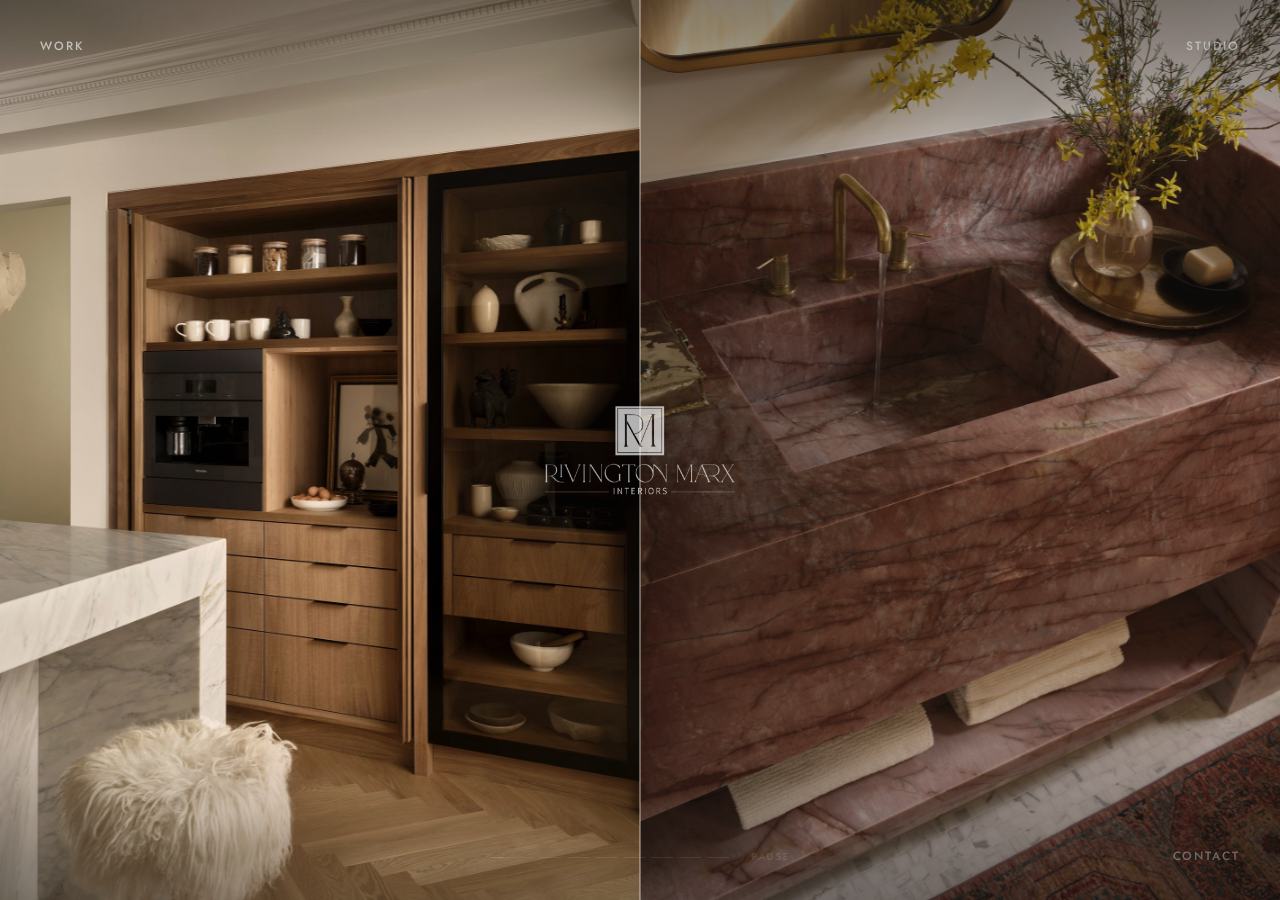
<file: study-7/index.html>
<!doctype html>
<html lang="en">
<head>
  <meta charset="utf-8">
  <meta name="viewport" content="width=device-width, initial-scale=1">
  <meta name="description" content="Rivington Marx Interiors — a boutique interior architecture and design firm based in Denver, Colorado. Study 07, The Diptych.">
  <meta name="theme-color" content="#1d1a17">
  <title>Rivington Marx — Study 07 / The Diptych</title>
  <link rel="icon" href="data:,">
  <link rel="preconnect" href="https://fonts.googleapis.com">
  <link rel="preconnect" href="https://fonts.gstatic.com" crossorigin>
  <link href="https://fonts.googleapis.com/css2?family=Cormorant+Garamond:ital,wght@0,400;0,500;1,400;1,500&family=Jost:wght@400;500&display=swap" rel="stylesheet">
  <link rel="preload" as="image" href="../assets/stone-coffee-bar.jpg">
  <link rel="preload" as="image" href="../assets/stone-powder-sink.jpg">
  <link rel="stylesheet" href="styles.css?v=20261105-1">
  <script src="vendor/gsap.min.js" defer></script>
  <script src="vendor/Observer.min.js" defer></script>
  <script src="script.js?v=20261105-1" defer></script>
</head>
<body class="is-loading">

  <!-- Descriptive copy for search engines and screen readers; kept out of the opening view -->
  <div class="sr-only">
    <h1>Rivington Marx Interiors</h1>
    <p>Rivington Marx Interiors is a nationally recognized boutique interior architecture and design firm based in Denver, Colorado, providing residential design services locally and nationwide: interior design, kitchen design, bathroom design, home remodeling, design build and architectural design.</p>
  </div>

  <!-- ============ HOME: one screen, two photographs ============ -->
  <main class="view view-home is-active" id="home" aria-label="Featured projects">
    <div class="diptych" id="diptych">
      <button class="half half-left" type="button" data-side="left" aria-label="Open project">
        <img class="layer is-front" alt="" decoding="async">
        <img class="layer" alt="" decoding="async">
      </button>
      <span class="seam" aria-hidden="true"></span>
      <button class="half half-right" type="button" data-side="right" aria-label="Open project">
        <img class="layer is-front" alt="" decoding="async">
        <img class="layer" alt="" decoding="async">
      </button>
      <div class="scrim" aria-hidden="true"></div>
    </div>

    <button class="home-logo" type="button" data-open="menu" aria-label="Rivington Marx Interiors — open menu">
      <img src="../assets/logo-white.png" alt="" width="190" height="88">
    </button>

    <nav class="home-words" aria-label="Main">
      <button class="word word-tl" type="button" data-go="work">Work</button>
      <button class="word word-tr" type="button" data-open="studio">Studio</button>
      <button class="word word-br" type="button" data-open="contact">Contact</button>
    </nav>

    <p class="home-caption" id="homeCaption" aria-live="polite"><em></em></p>

    <div class="progress">
      <div class="ticks" id="ticks" role="tablist" aria-label="Featured projects"></div>
      <button class="word pause" type="button" id="pauseBtn" aria-pressed="false">Pause</button>
    </div>
  </main>

  <!-- ============ WORK: gentle vertical scroll ============ -->
  <section class="view view-work" id="work" aria-label="Work" hidden>
    <header class="page-bar">
      <button class="bar-logo" type="button" data-open="menu" aria-label="Rivington Marx Interiors — open menu"><img src="../assets/logo-ink.png" alt="" width="96" height="44"></button>
      <button class="word ink" type="button" data-open="index">Index</button>
    </header>
    <div class="work-scroll" id="workScroll"></div>
    <div class="work-arrows" aria-label="Step through projects">
      <button type="button" class="hair-arrow" data-step="-1" aria-label="Previous project"><svg viewBox="0 0 20 40" aria-hidden="true"><path d="M10 39V2M2 10l8-8 8 8"/></svg></button>
      <span class="work-count" id="workCount">01 / 09</span>
      <button type="button" class="hair-arrow" data-step="1" aria-label="Next project"><svg viewBox="0 0 20 40" aria-hidden="true"><path d="M10 1v37M2 30l8 8 8-8"/></svg></button>
    </div>
  </section>

  <!-- ============ SERVICES: one screen, six panels ============ -->
  <section class="view view-services" id="services" aria-label="Services" hidden>
    <header class="page-bar on-photo">
      <button class="bar-logo" type="button" data-open="menu" aria-label="Rivington Marx Interiors — open menu"><img src="../assets/logo-white.png" alt="" width="96" height="44"></button>
    </header>
    <div class="panels" id="panels"></div>
  </section>

  <!-- ============ WINDOW: project / service / studio / contact ============ -->
  <div class="window" id="win" role="dialog" aria-modal="true" aria-label="Project" hidden>
    <div class="win-frame" id="winFrame" data-cursor="Next">
      <div class="win-track" id="winTrack"></div>
    </div>
    <div class="win-right" id="winRight">
      <div class="win-companion" id="winCompanion">
        <img class="layer is-front" alt="" decoding="async">
        <img class="layer" alt="" decoding="async">
      </div>
      <div class="win-text" id="winText"></div>
    </div>
    <aside class="story" id="story" aria-label="Project story" hidden></aside>
    <div class="album" id="album" hidden><div class="album-grid" id="albumGrid"></div></div>
    <div class="win-bar">
      <div class="bar-left">
        <em class="bar-name" id="barName"></em>
        <span class="bar-meta" id="barMeta"></span>
        <span class="bar-meta" id="barCount"></span>
      </div>
      <div class="bar-right">
        <button class="word" type="button" id="storyBtn" aria-expanded="false">Story +</button>
        <button class="word" type="button" id="albumBtn" aria-pressed="false">Album</button>
        <span class="bar-steps" id="barSteps">
          <button class="word" type="button" id="prevProj" aria-label="Previous">&larr;</button>
          <button class="word" type="button" id="nextProj" aria-label="Next">&rarr;</button>
        </span>
        <button class="word" type="button" id="winClose">Close</button>
      </div>
    </div>
  </div>

  <!-- ============ INDEX: list with fixed preview ============ -->
  <div class="index-ov" id="indexOv" role="dialog" aria-modal="true" aria-label="Project index" hidden>
    <button class="word ink ov-close" type="button" data-close>Close</button>
    <ol class="index-list" id="indexList"></ol>
    <div class="index-preview" aria-hidden="true">
      <img class="layer is-front" alt="">
      <img class="layer" alt="">
    </div>
  </div>

  <!-- ============ MENU: plain bone field ============ -->
  <div class="menu-ov" id="menuOv" role="dialog" aria-modal="true" aria-label="Menu" hidden>
    <button class="word ink ov-close" type="button" data-close>Close</button>
    <button class="menu-logo" type="button" data-go="home" aria-label="Home"><img src="../assets/logo-ink.png" alt="Rivington Marx Interiors" width="190" height="88"></button>
    <nav class="menu-list" aria-label="Site">
      <button type="button" data-go="work">Work</button>
      <button type="button" data-go="services">Services</button>
      <button type="button" data-open="studio">Studio</button>
      <button type="button" data-open="press">Press</button>
      <button type="button" data-open="contact">Contact</button>
    </nav>
    <p class="menu-foot"><a href="mailto:hello@rivingtonmarx.com">hello@rivingtonmarx.com</a><span>Denver, Colorado</span><a href="https://www.instagram.com/rivingtonmarx/" target="_blank" rel="noopener">Instagram</a></p>
  </div>

  <!-- transitions + cursor -->
  <div class="wipe" id="wipe" aria-hidden="true"></div>
  <div class="cursor-label" id="cursorLabel" aria-hidden="true">View</div>
</body>
</html>
</file>
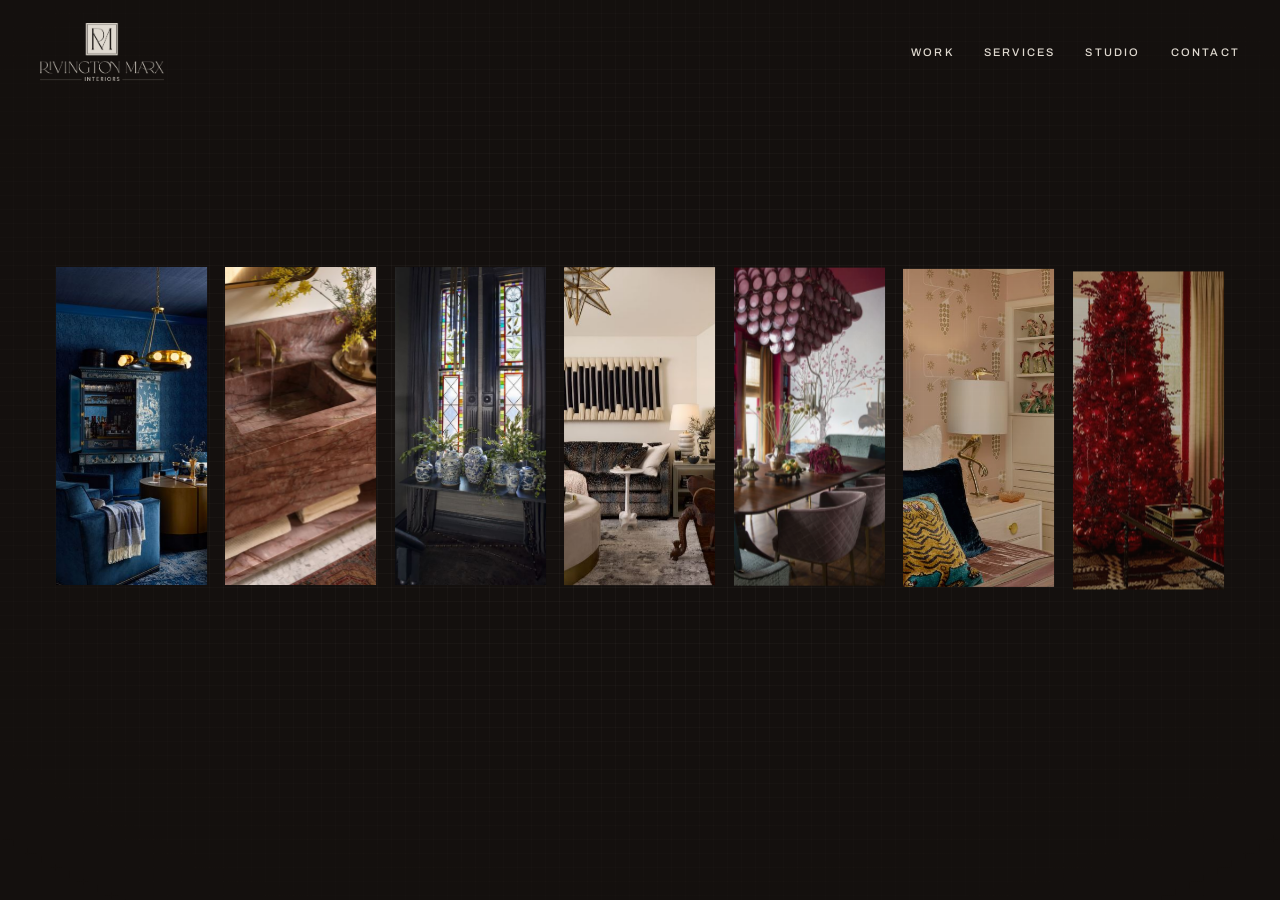
<file: study-8/index.html>
<!doctype html>
<html lang="en">
<head>
  <meta charset="utf-8">
  <meta name="viewport" content="width=device-width, initial-scale=1">
  <meta name="description" content="Rivington Marx Interiors — a boutique interior architecture and design firm based in Denver, Colorado. Study 08, The Eye-Line Hang.">
  <meta name="theme-color" content="#14110f">
  <title>Rivington Marx — Study 08 / The Eye-Line Hang</title>
  <link rel="icon" href="data:,">
  <link rel="preconnect" href="https://fonts.googleapis.com">
  <link rel="preconnect" href="https://fonts.gstatic.com" crossorigin>
  <link href="https://fonts.googleapis.com/css2?family=Archivo:wght@400;500&family=Instrument+Serif:ital@0;1&display=swap" rel="stylesheet">
  <link rel="stylesheet" href="styles.css?v=20261105-2">
  <script src="vendor/gsap.min.js" defer></script>
  <script src="vendor/Observer.min.js" defer></script>
  <script src="script.js?v=20261105-2" defer></script>
</head>
<body>

  <div class="sr-only">
    <h1>Rivington Marx Interiors</h1>
    <p>Rivington Marx Interiors is a nationally recognized boutique interior architecture and design firm based in Denver, Colorado, providing residential design services locally and nationwide: interior design, kitchen design, bathroom design, home remodeling, design build and architectural design.</p>
  </div>

  <!-- the wall: dimmed photograph or sampled colour -->
  <div class="wall" id="wall" aria-hidden="true">
    <div class="wall-colour" id="wallColour"></div>
    <img class="wall-img" alt="">
    <img class="wall-img" alt="">
    <div class="wall-dim"></div>
    <div class="wall-grid"></div>
  </div>

  <header class="head" id="head">
    <button class="head-logo" type="button" data-go="home" aria-label="Rivington Marx Interiors — home">
      <img src="../assets/logo-ivory.png" alt="" width="124" height="57">
    </button>
    <nav class="head-nav" aria-label="Main">
      <button class="cap" type="button" data-go="work">Work</button>
      <button class="cap" type="button" data-go="services">Services</button>
      <button class="cap" type="button" data-go="studio">Studio</button>
      <button class="cap" type="button" data-open="contact">Contact</button>
    </nav>
  </header>

  <!-- ============ HOME: the hang ============ -->
  <main class="view view-home" id="home" aria-label="Featured projects">
    <div class="hang" id="hang" role="list"></div>
    <p class="label" id="label" aria-live="polite"><span class="label-name"></span><span class="label-sub"></span></p>
  </main>

  <!-- ============ WORK: contact sheet / index ============ -->
  <section class="view view-work" id="work" aria-label="Work" hidden>
    <div class="sheet-scroll" id="sheetScroll">
      <div class="sheet" id="sheet"></div>
    </div>
    <div class="index" id="index" hidden>
      <ol class="index-list" id="indexList"></ol>
      <div class="index-preview" id="indexPreview" aria-hidden="true"></div>
    </div>
    <button class="cap work-toggle" type="button" id="workToggle" aria-pressed="false">Index</button>
  </section>

  <!-- ============ SERVICES: six chapters ============ -->
  <section class="view view-services" id="services" aria-label="Services" hidden>
    <div class="chapters" id="chapters"></div>
    <div class="chapter-progress" id="chapterProgress" aria-label="Services"></div>
    <aside class="svc-sheet" id="svcSheet" role="dialog" aria-modal="true" aria-label="Service" hidden>
      <button class="cap ink svc-close" type="button" id="svcClose">Close</button>
      <div class="svc-body" id="svcBody"></div>
    </aside>
  </section>

  <!-- ============ STUDIO: one frame alone ============ -->
  <section class="view view-studio" id="studio" aria-label="Studio" hidden>
    <div class="studio-row" id="studioRow" tabindex="0" aria-label="Photographs of the studio. Scroll sideways."></div>
    <div class="studio-foot">
      <p class="label studio-label is-on"><span class="label-name">The Studio</span><span class="label-sub">Denver, Colorado</span></p>
      <button class="cap studio-details" type="button" id="studioDetails" aria-expanded="false">Details +</button>
    </div>
    <div class="studio-progress" aria-hidden="true"><span id="studioBar"></span></div>
    <div class="drawer studio-drawer" id="studioDrawer" hidden>
      <p class="eyebrow">Studio</p>
      <h2>Rivington Marx Interiors</h2>
      <p>A nationally recognized boutique interior architecture and design firm, founded in Denver and led by Troy Rivington and Chandra Marx. Residential work, locally and nationwide.</p>
      <p class="press"><span>Houzz</span><span>LUXE</span><span>5280</span><span>Colorado Homes &amp; Lifestyles</span><span>House Beautiful</span></p>
    </div>
  </section>

  <!-- ============ PROJECT WINDOW ============ -->
  <div class="window" id="win" role="dialog" aria-modal="true" aria-label="Project" hidden>
    <div class="strip" id="strip" aria-label="Images in this project"></div>
    <div class="stage" id="stage">
      <div class="track" id="track"></div>
      <div class="drawer" id="drawer" hidden></div>
    </div>
    <div class="win-side">
      <button class="cap" type="button" id="detailsBtn" aria-expanded="false">Details +</button>
      <button class="cap" type="button" id="winClose">Close</button>
      <span class="cap dim win-count" id="winCount">01 / 08</span>
    </div>
    <div class="win-foot">
      <button class="cap" type="button" id="prevProj">&larr; Previous project</button>
      <span class="dot" aria-hidden="true">·</span>
      <button class="cap" type="button" id="nextProj">Next project &rarr;</button>
    </div>
  </div>

  <!-- ============ CONTACT drawer ============ -->
  <div class="contact" id="contact" role="dialog" aria-modal="true" aria-label="Contact" hidden>
    <div class="contact-scrim" data-close-contact></div>
    <aside class="contact-panel" id="contactPanel">
      <button class="cap ink contact-close" type="button" data-close-contact>Close</button>
      <div class="contact-body" id="contactBody">
        <p class="eyebrow">Contact</p>
        <h2>Begin a project</h2>
        <ul class="lines">
          <li><a href="mailto:hello@rivingtonmarx.com">hello@rivingtonmarx.com</a></li>
          <li><a href="tel:+13032254448">303 225 4448</a></li>
          <li>450 Lincoln Street, Suite 102<br>Denver, Colorado 80203</li>
        </ul>
        <form class="form" id="contactForm" novalidate>
          <label>Name<input name="name" autocomplete="name"></label>
          <label>Email<input name="email" type="email" autocomplete="email"></label>
          <label>Phone<input name="phone" type="tel" autocomplete="tel"></label>
          <label>The project<textarea name="message" rows="2"></textarea></label>
          <button class="cap ink send" type="submit">Send</button>
        </form>
      </div>
    </aside>
  </div>

  <div class="intro" id="intro" aria-hidden="true"><img src="../assets/monogram-ivory.png" alt="" width="96" height="96"></div>
  <div class="toast" id="toast" aria-live="polite"></div>
</body>
</html>
</file>
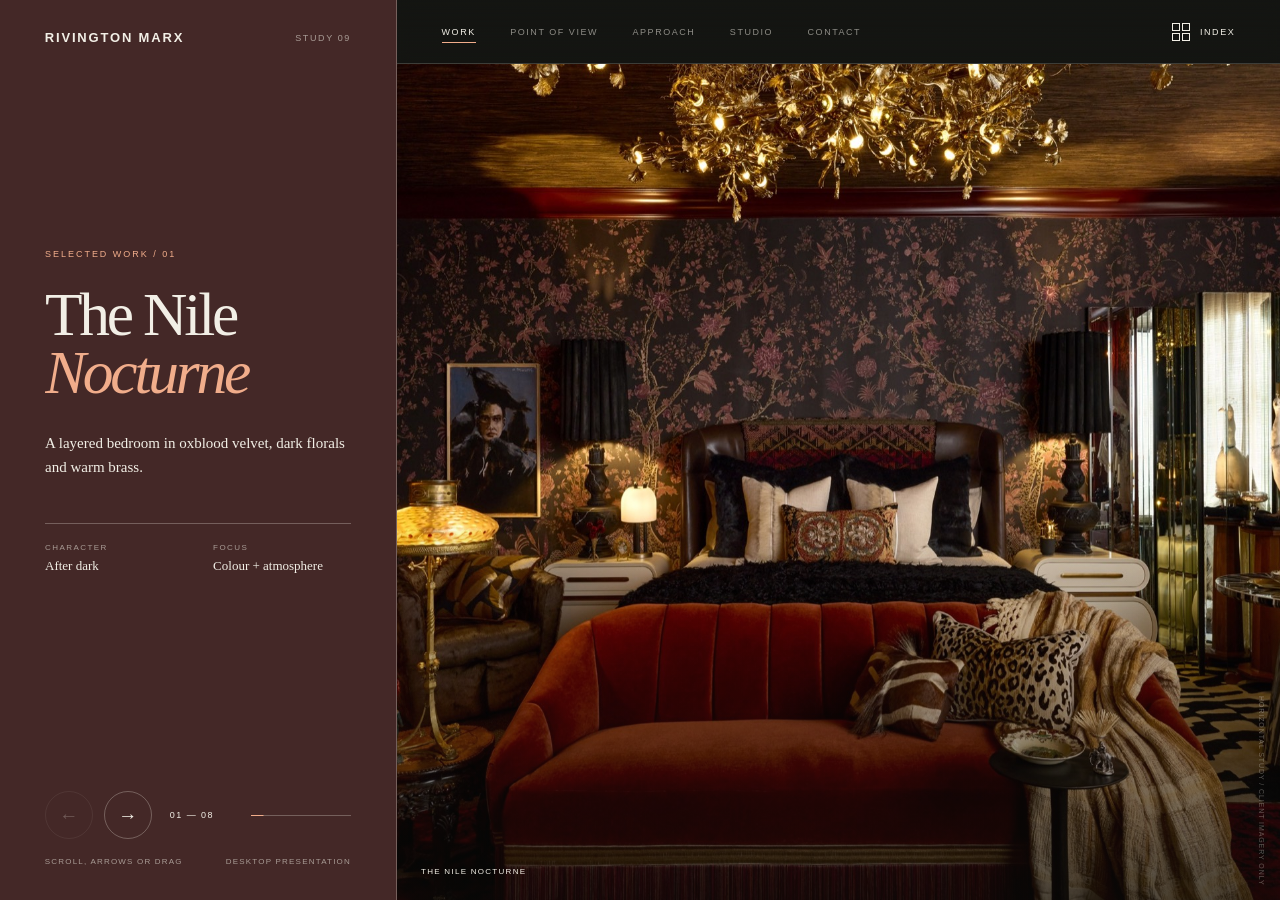
<file: study-9/index.html>
<!doctype html>
<html lang="en">
<head>
  <meta charset="utf-8">
  <meta name="viewport" content="width=device-width, initial-scale=1">
  <meta name="description" content="Rivington Marx — Study Nine, The Project Story, featuring The Nile Nocturne. Desktop interactive design concept.">
  <link rel="icon" href="data:,">
  <title>Rivington Marx — Study Nine / The Project Story</title>
  <style>
    :root {
      --paper: #ece9df;
      --paper-deep: #e3ded1;
      --ink: #191a17;
      --stage: #141512;
      --cream: #f2efe6;
      --muted: #77766e;
      --accent: #a64635;
      --line: rgba(25, 26, 23, .2);
      --serif: Palatino, "Palatino Linotype", "Book Antiqua", Georgia, serif;
      --sans: "Avenir Next", Avenir, "Helvetica Neue", Arial, sans-serif;
      --ease: cubic-bezier(.22, .77, .24, 1);
      --rail: clamp(355px, 31vw, 560px);
    }

    * { box-sizing: border-box; }
    html, body { width: 100%; height: 100%; }
    html { background: var(--stage); }
    body {
      margin: 0;
      overflow: hidden;
      color: var(--ink);
      background: var(--paper);
      font-family: var(--sans);
      -webkit-font-smoothing: antialiased;
    }
    button, a { color: inherit; font: inherit; }
    button { border: 0; }
    a { text-decoration: none; }
    img { display: block; width: 100%; }
    ::selection { color: var(--cream); background: var(--accent); }

    .mobile-gate {
      display: none;
      min-height: 100svh;
      align-items: center;
      justify-content: center;
      padding: 38px;
      color: var(--cream);
      background: var(--stage);
      text-align: center;
    }
    .mobile-gate__inner { max-width: 440px; }
    .mobile-gate__label { margin-bottom: 30px; font-size: 10px; letter-spacing: .22em; text-transform: uppercase; }
    .mobile-gate h1 { margin: 0 0 20px; font: 400 46px/.98 var(--serif); letter-spacing: -.035em; }
    .mobile-gate p { margin: 0; color: #aaa99f; font: 15px/1.65 var(--serif); }

    .site { position: relative; width: 100%; height: 100%; display: grid; grid-template-columns: var(--rail) 1fr; }
    .left-rail {
      position: relative;
      z-index: 20;
      height: 100vh;
      display: flex;
      flex-direction: column;
      padding: 31px clamp(34px, 3.5vw, 64px) 34px;
      color: var(--rail-ink, var(--ink));
      border-right: 1px solid var(--rail-line, rgba(25, 26, 23, .35));
      background: var(--rail-bg, var(--paper));
      transition: color .55s ease, background-color .9s var(--ease), border-color .55s ease, transform .95s var(--ease);
    }
    .brand-row { display: flex; align-items: center; justify-content: space-between; gap: 20px; }
    .brand {
      font-weight: 600;
      font-size: 13px;
      line-height: 1;
      letter-spacing: .14em;
      text-transform: uppercase;
    }
    .study-mark { color: var(--rail-muted, var(--muted)); font-size: 9px; letter-spacing: .18em; text-transform: uppercase; }

    .copy-area {
      min-height: 0;
      display: flex;
      flex: 1;
      flex-direction: column;
      justify-content: center;
      padding: 9vh 0 4vh;
    }
    .copy-stack { width: 100%; transition: opacity .28s ease, transform .5s var(--ease); }
    .copy-stack.is-switching { opacity: 0; transform: translateX(-16px); }
    .copy-viewport { display: none; width: 100%; overflow: hidden; opacity: 1; transition: opacity .28s ease; }
    .copy-viewport.is-switching { opacity: 0; }
    .copy-track { display: flex; width: 100%; will-change: transform; transition: transform .9s var(--ease); }
    .copy-panel { flex: 0 0 100%; min-width: 0; }
    .left-rail.has-horizontal-copy .copy-stack { display: none; }
    .left-rail.has-horizontal-copy .copy-viewport { display: block; }
    .section-label { margin-bottom: clamp(23px, 3vh, 38px); color: var(--accent); font-size: 9px; letter-spacing: .22em; text-transform: uppercase; transition: color .5s ease; }
    .title {
      margin: 0;
      max-width: 450px;
      font: 400 clamp(48px, 4.8vw, 78px)/.94 var(--serif);
      letter-spacing: -.052em;
      text-wrap: balance;
    }
    .title em { font-weight: 400; }
    .title--featured em { color: var(--accent); }
    .editorial-quote {
      margin: 0;
      max-width: 10ch;
      color: var(--ink);
      font: 400 clamp(52px, 4.9vw, 86px)/.88 "Bodoni 72", Didot, "Times New Roman", serif;
      letter-spacing: -.045em;
      text-wrap: balance;
    }
    .editorial-quote em, .copy-track[data-group="point"] .title em { color: #a62a20; font-weight: 400; }
    .copy-panel--editorial .section-label { margin-bottom: 22px; }
    .copy-panel--editorial .description { margin-top: 20px; }

    @media (max-height: 760px) {
      .editorial-quote { font-size: clamp(46px, 4.7vw, 62px); }
      .copy-panel--editorial .section-label { margin-bottom: 16px; }
      .copy-panel--editorial .description { margin-top: 16px; }
    }
    .description { max-width: 375px; margin: clamp(22px, 3.4vh, 38px) 0 0; font: 15px/1.58 var(--serif); }
    .meta {
      display: grid;
      grid-template-columns: 1fr 1fr;
      gap: 18px 30px;
      max-width: 385px;
      margin-top: clamp(27px, 4.8vh, 54px);
      padding-top: 19px;
      border-top: 1px solid var(--rail-line, var(--line));
    }
    .meta__item { min-width: 0; }
    .meta__key { display: block; margin-bottom: 6px; color: var(--rail-muted, var(--muted)); font-size: 8px; letter-spacing: .18em; text-transform: uppercase; }
    .meta__value { display: block; font: 13px/1.25 var(--serif); }

    .controls { margin-top: auto; }
    .controls__main { display: flex; align-items: center; gap: 11px; }
    .arrow {
      width: 48px;
      height: 48px;
      display: grid;
      place-items: center;
      border: 1px solid var(--rail-line, rgba(25, 26, 23, .38));
      border-radius: 50%;
      background: transparent;
      cursor: pointer;
      font: 19px/1 var(--serif);
      transition: color .3s ease, background .3s ease, border-color .3s ease, transform .3s var(--ease), opacity .3s ease;
    }
    .arrow:hover:not(:disabled) { color: var(--cream); border-color: var(--accent); background: var(--accent); transform: translateY(-2px); }
    .arrow:disabled { opacity: .25; cursor: default; }
    .counter { min-width: 70px; margin-left: 7px; font-size: 9px; letter-spacing: .16em; }
    .progress-line { position: relative; height: 1px; flex: 1; overflow: hidden; background: var(--rail-line, rgba(25, 26, 23, .19)); }
    .progress-line span { position: absolute; inset: 0; background: var(--accent); transform: scaleX(.15); transform-origin: left; transition: transform .85s var(--ease), background .5s ease; }
    .controls__hint { display: flex; justify-content: space-between; gap: 15px; margin-top: 18px; color: var(--rail-muted, var(--muted)); font-size: 8px; letter-spacing: .15em; text-transform: uppercase; }
    .left-rail.is-contact .arrow { display: none; }

    .right-stage { position: relative; min-width: 0; height: 100vh; overflow: hidden; color: var(--cream); background: var(--stage); }
    .right-stage::before {
      content: "";
      position: absolute;
      inset: 0;
      z-index: 0;
      opacity: .34;
      pointer-events: none;
      background-image: linear-gradient(rgba(255,255,255,.018) 1px, transparent 1px), linear-gradient(90deg, rgba(255,255,255,.018) 1px, transparent 1px);
      background-size: 72px 72px;
    }
    .stage-nav {
      position: absolute;
      top: 0;
      right: 0;
      left: 0;
      z-index: 15;
      height: 64px;
      display: flex;
      align-items: center;
      justify-content: space-between;
      padding: 0 clamp(28px, 3.5vw, 58px);
      border-bottom: 1px solid rgba(242, 239, 230, .18);
      background: linear-gradient(180deg, rgba(20,21,18,.88), rgba(20,21,18,.38));
      backdrop-filter: blur(7px);
    }
    .nav-list { display: flex; align-items: center; gap: clamp(20px, 2.7vw, 46px); }
    .nav-button, .index-button {
      position: relative;
      padding: 8px 0;
      color: rgba(242,239,230,.55);
      background: transparent;
      cursor: pointer;
      font-size: 9px;
      letter-spacing: .17em;
      text-transform: uppercase;
      transition: color .3s ease;
    }
    .nav-button::after { content: ""; position: absolute; right: 0; bottom: 2px; left: 0; height: 1px; background: var(--accent); transform: scaleX(0); transform-origin: left; transition: transform .45s var(--ease), background .5s ease; }
    .nav-button:hover, .nav-button.is-active, .index-button:hover { color: var(--cream); }
    .nav-button.is-active::after { transform: scaleX(1); }
    .index-button { display: inline-flex; align-items: center; gap: 10px; color: var(--cream); }
    .index-button i { width: 18px; height: 18px; display: grid; grid-template-columns: 1fr 1fr; gap: 2px; }
    .index-button i span { border: 1px solid currentColor; }

    .stage-viewport { position: absolute; inset: 64px 0 0; overflow: hidden; }
    .media-track {
      height: 100%;
      display: flex;
      gap: 0;
      transform: translate3d(0,0,0);
      transition: transform .95s var(--ease), opacity .42s ease, filter .42s ease;
      will-change: transform;
      cursor: grab;
      touch-action: pan-y;
    }
    .media-track.is-dragging { cursor: grabbing; transition: none; }
    .right-stage.is-swapping .media-track { opacity: 0; filter: blur(4px); }
    .slide {
      position: relative;
      flex: 0 0 100%;
      height: 100%;
      overflow: hidden;
      color: var(--cream);
      background: #23231f;
      opacity: .42;
      transform: scale(.985);
      transform-origin: center;
      transition: opacity .8s ease, transform 1s var(--ease), box-shadow .6s ease;
    }
    .slide.is-active { opacity: 1; transform: scale(1); box-shadow: 0 22px 70px rgba(0,0,0,.28); }
    .slide__media, .slide__media img { width: 100%; height: 100%; }
    .slide__media { overflow: hidden; }
    .slide__media img { object-fit: cover; transform: scale(1.018); transition: transform 1.6s var(--ease), filter .6s ease; pointer-events: none; }
    .slide.is-active:hover .slide__media img { transform: scale(1.045); }
    .slide.is-active { cursor: zoom-in; }
    .slide__shade { position: absolute; inset: 0; background: linear-gradient(180deg, transparent 55%, rgba(9,10,8,.67)); pointer-events: none; }
    .slide__caption { position: absolute; right: 24px; bottom: 22px; left: 24px; display: flex; justify-content: space-between; align-items: end; gap: 25px; font-size: 8px; line-height: 1.5; letter-spacing: .16em; text-transform: uppercase; }
    .slide__caption strong { font-weight: 500; }
    .slide__open { opacity: 0; transform: translateX(-7px); transition: opacity .35s ease, transform .35s ease; }
    .slide.is-active:hover .slide__open { opacity: 1; transform: none; }
    .slide--diptych { display: grid; grid-template-columns: 1.22fr .78fr; gap: 1px; background: #dedad0; }
    .slide--diptych .slide__media { position: relative; }
    .slide--diptych .slide__media:nth-child(2) { margin-top: 12%; height: 76%; }
    .slide--diptych .slide__media img { object-fit: cover; }
    .slide__testimonial {
      position: absolute;
      inset: auto 0 0;
      z-index: 1;
      margin: 0;
      padding: 46px clamp(24px, 3vw, 54px) 68px;
      color: var(--cream);
      background: linear-gradient(to top, rgba(12, 10, 9, .94), rgba(12, 10, 9, .8) 58%, transparent);
      pointer-events: none;
    }
    .slide__testimonial blockquote {
      max-width: 24ch;
      margin: 0;
      font: italic 400 clamp(27px, 2.9vw, 46px)/1.04 var(--serif);
      letter-spacing: -.025em;
      text-wrap: balance;
    }
    .slide__testimonial figcaption {
      margin-top: 13px;
      color: var(--cream);
      font-size: 9px;
      letter-spacing: .15em;
      text-transform: uppercase;
    }
    .slide:has(.slide__testimonial) .slide__caption { z-index: 2; }
    .slide--step::after { content: attr(data-step); position: absolute; left: 28px; bottom: 40px; z-index: 2; color: rgba(255,255,255,.82); font: 400 clamp(95px, 11vw, 180px)/.7 var(--serif); letter-spacing: -.07em; }
    .slide--contact .slide__media img { filter: brightness(.54) saturate(.72); }
    .slide--contact .slide__cta { position: absolute; top: 50%; left: 50%; z-index: 3; text-align: center; transform: translate(-50%,-50%); }
    .slide__cta span { display: block; margin-bottom: 22px; font: 400 clamp(48px, 5vw, 82px)/.95 var(--serif); letter-spacing: -.04em; }
    .slide__cta a { display: inline-flex; align-items: center; gap: 15px; padding: 14px 22px; border: 1px solid rgba(255,255,255,.7); border-radius: 100px; font-size: 9px; letter-spacing: .17em; text-transform: uppercase; transition: color .3s ease, background .3s ease; }
    .slide__cta a:hover { color: var(--ink); background: var(--cream); }

    .site.is-reading .left-rail { transform: translateX(-100%); }
    .site.is-reading .stage-nav {
      border-color: var(--line);
      background: var(--paper);
      backdrop-filter: none;
    }
    .site.is-reading :is(.nav-button, .index-button) { color: #615d55; }
    .site.is-reading :is(.nav-button:hover, .nav-button.is-active, .index-button:hover) { color: var(--ink); }
    .slide.slide--essay { background: var(--paper); box-shadow: none; }

    .point-essay {
      --essay-gutter: clamp(52px, 8vw, 148px);
      position: absolute;
      inset: 0;
      z-index: 14;
      visibility: hidden;
      transform: translateX(100%);
      background: var(--paper);
      color: var(--ink);
      transition: transform .95s var(--ease), visibility 0s .95s;
    }
    .site.is-reading .point-essay {
      visibility: visible;
      transform: translateX(0);
      transition-delay: 0s;
    }
    .point-essay__bar {
      height: 64px;
      display: flex;
      align-items: center;
      gap: 24px;
      padding: 0 clamp(28px, 3.5vw, 58px);
      border-bottom: 1px solid var(--line);
    }
    .point-essay__bar .counter { margin: 0; color: #615d55; }
    .point-essay__control {
      color: var(--ink);
      padding: 8px 0;
      background: transparent;
      cursor: pointer;
      font: 600 10px/1.25 var(--sans);
      letter-spacing: .14em;
      text-transform: uppercase;
    }
    .point-essay__control span { margin-right: 8px; color: #a62a20; }
    .point-essay__control:hover { color: #a62a20; }
    .point-essay__scroll {
      position: absolute;
      inset: 64px 0 0;
      overflow-y: auto;
      overscroll-behavior-y: contain;
    }
    .point-essay__scroll:focus-visible { outline: none; }
    .point-essay:has(.point-essay__scroll:focus-visible) .point-essay__bar { box-shadow: inset 0 -2px #a62a20; }
    .point-essay__hero {
      min-height: 100%;
      display: grid;
      align-items: center;
      padding: clamp(44px, 8vh, 88px) var(--essay-gutter);
    }
    .point-essay h1, .point-essay h2 {
      margin: 0;
      font-family: var(--serif);
      font-weight: 400;
      letter-spacing: -.065em;
      line-height: .9;
    }
    .point-essay h1 { font-size: clamp(85px, 10.45vw, 182px); }
    .point-essay h1 em, .point-essay h1 span, .point-essay h2 em { display: block; }
    .point-essay em { color: #a62a20; font-weight: 400; }
    .point-essay p {
      width: min(100%, 35ch);
      margin: 0;
      font: 400 clamp(20px, 1.8vw, 30px)/1.46 var(--serif);
    }
    .point-essay__intro {
      display: flex;
      align-items: end;
      justify-content: space-between;
      gap: 32px;
      margin-top: clamp(32px, 5vh, 62px);
    }
    .point-essay__block {
      position: relative;
      isolation: isolate;
      min-height: min(820px, calc(100vh - 64px));
      display: flex;
      align-items: end;
      padding: clamp(70px, 10vh, 140px) var(--essay-gutter);
      color: var(--cream);
      background: var(--stage);
    }
    .point-essay__block + .point-essay__block { border-top: 18px solid var(--paper); }
    .point-essay__image, .point-essay__block::before {
      position: absolute;
      inset: 0;
      width: 100%;
      height: 100%;
    }
    .point-essay__image { z-index: -2; object-fit: cover; object-position: center 54%; }
    .point-essay__block::before {
      content: "";
      z-index: -1;
      background:
        linear-gradient(90deg, rgba(15, 12, 10, .82), rgba(15, 12, 10, .44) 50%, transparent 83%),
        linear-gradient(0deg, rgba(15, 12, 10, .74), transparent 75%);
    }
    .point-essay__block--right { justify-content: flex-end; text-align: left; }
    .point-essay__block--right > div { max-width: 44%; }
    .point-essay__block--right::before {
      background:
        linear-gradient(270deg, rgba(15, 12, 10, .82), rgba(15, 12, 10, .44) 50%, transparent 83%),
        linear-gradient(0deg, rgba(15, 12, 10, .74), transparent 75%);
    }
    .point-essay__block h2 { font-size: clamp(59px, 7.8vw, 136px); }
    .point-essay__block em { color: #f1ad8b; }
    .point-essay__block p {
      width: min(100%, 41ch);
      margin-top: clamp(20px, 3.6vh, 42px);
      font-size: clamp(19px, 1.65vw, 27px);
    }
    .point-essay__contact {
      display: inline-flex;
      align-items: center;
      gap: 18px;
      margin-top: 28px;
      padding-bottom: 7px;
      border-bottom: 1px solid #f1ad8b;
      color: #f1ad8b;
      font: 600 11px/1.3 var(--sans);
      letter-spacing: .12em;
      text-transform: uppercase;
    }

    .stage-note { position: absolute; right: 15px; bottom: 14px; z-index: 5; color: rgba(242,239,230,.35); font-size: 7px; letter-spacing: .13em; text-transform: uppercase; writing-mode: vertical-rl; }

    .index-overlay {
      position: fixed;
      inset: 0;
      z-index: 100;
      display: grid;
      grid-template-columns: var(--rail) 1fr;
      color: var(--cream);
      background: #121310;
      opacity: 0;
      visibility: hidden;
      transition: opacity .45s ease, visibility .45s;
    }
    .index-overlay.is-open { opacity: 1; visibility: visible; }
    .index-panel { display: flex; flex-direction: column; padding: 31px clamp(34px, 3.5vw, 64px) 34px; border-right: 1px solid rgba(242,239,230,.2); }
    .index-head { display: flex; align-items: center; justify-content: space-between; }
    .index-head strong { font-size: 12px; letter-spacing: .15em; text-transform: uppercase; }
    .overlay-close { padding: 8px 0; color: rgba(242,239,230,.6); background: transparent; cursor: pointer; font-size: 9px; letter-spacing: .16em; text-transform: uppercase; transition: color .3s ease; }
    .overlay-close:hover { color: white; }
    .project-list { min-height: 0; overflow-y: auto; margin: auto 0; border-top: 1px solid rgba(242,239,230,.22); }
    .project-link { width: 100%; display: grid; grid-template-columns: 32px 1fr auto; gap: 15px; align-items: baseline; padding: 17px 0; border-bottom: 1px solid rgba(242,239,230,.18); color: rgba(242,239,230,.62); background: transparent; cursor: pointer; text-align: left; transition: color .3s ease, padding .4s var(--ease); }
    .project-link:hover, .project-link:focus, .project-link.is-active { padding-left: 10px; color: white; }
    .project-link__no { color: #6f7069; font-size: 8px; }
    .project-link__title { font: 400 clamp(22px, 2vw, 34px)/1 var(--serif); letter-spacing: -.025em; }
    .project-link__type { font-size: 7px; letter-spacing: .15em; text-transform: uppercase; }
    .index-foot { display: flex; justify-content: space-between; color: #77786f; font-size: 8px; letter-spacing: .14em; text-transform: uppercase; }
    .index-preview { position: relative; overflow: hidden; background: #24241f; }
    .index-preview img { width: 100%; height: 100%; object-fit: cover; transform: scale(1.025); transition: opacity .4s ease, transform 1s var(--ease); }
    .index-preview.is-changing img { opacity: .25; transform: scale(1.055); }
    .index-preview__caption { position: absolute; right: 38px; bottom: 33px; left: 38px; display: flex; justify-content: space-between; gap: 30px; padding-top: 15px; border-top: 1px solid rgba(255,255,255,.5); font-size: 8px; letter-spacing: .16em; text-transform: uppercase; text-shadow: 0 1px 10px #000; }

    .project-view {
      position: fixed;
      inset: 0;
      z-index: 120;
      display: grid;
      grid-template-columns: 68% 32%;
      color: var(--cream);
      background: #121310;
      opacity: 0;
      visibility: hidden;
      transform: translateY(20px);
      transition: opacity .45s ease, transform .65s var(--ease), visibility .45s;
    }
    .project-view.is-open { opacity: 1; visibility: visible; transform: none; }
    .project-gallery { position: relative; height: 100vh; overflow: hidden; background: #24241f; }
    .project-gallery__track { height: 100%; will-change: transform; transition: transform .9s var(--ease); }
    .project-gallery__slide { position: relative; width: 100%; height: 100vh; margin: 0; overflow: hidden; }
    .project-gallery__slide img { width: 100%; height: 100%; object-fit: cover; transform: scale(1.025); transition: transform 1.1s var(--ease); }
    .project-gallery__slide.is-active img { transform: scale(1); }
    .project-gallery__slide img[width][height] { object-fit: contain; }
    .project-gallery__shade { position: absolute; inset: 0; background: linear-gradient(to top, rgba(8,8,7,.42), transparent 35%); pointer-events: none; }
    .project-gallery__position { position: absolute; z-index: 3; top: 28px; left: 30px; font-size: 8px; letter-spacing: .18em; text-transform: uppercase; text-shadow: 0 1px 12px #000; }
    .project-gallery__hint { position: absolute; z-index: 3; bottom: 29px; left: 30px; font-size: 8px; letter-spacing: .15em; text-transform: uppercase; text-shadow: 0 1px 12px #000; }
    .gallery-controls { position: absolute; z-index: 4; top: 50%; right: 22px; display: grid; gap: 7px; opacity: 0; transform: translateY(-50%) translateX(8px); transition: opacity .35s ease, transform .45s var(--ease); }
    .project-gallery:hover .gallery-controls, .gallery-controls:focus-within { opacity: 1; transform: translateY(-50%); }
    .gallery-arrow { width: 46px; height: 46px; display: grid; place-items: center; color: var(--cream); background: rgba(18,19,16,.76); border: 1px solid rgba(242,239,230,.55); border-radius: 50%; cursor: pointer; font: 18px/1 var(--serif); backdrop-filter: blur(8px); transition: color .3s ease, background .3s ease, opacity .3s ease; }
    .gallery-arrow:hover { color: var(--ink); background: var(--cream); }
    .gallery-arrow:disabled { opacity: .25; cursor: default; }

    .project-story { position: relative; height: 100vh; overflow: hidden; border-left: 1px solid rgba(242,239,230,.2); }
    .project-view__top { position: absolute; z-index: 4; top: 0; right: 0; left: 0; display: flex; justify-content: space-between; padding: 31px clamp(30px, 3vw, 52px) 0; }
    .project-story__viewport { position: absolute; inset: 86px 0 112px; overflow: hidden; }
    .project-story__track { display: flex; width: 100%; height: 100%; will-change: transform; transition: transform .85s var(--ease); }
    .story-panel { flex: 0 0 100%; height: 100%; display: flex; flex-direction: column; justify-content: center; padding: 12px clamp(30px, 3vw, 52px); overflow: hidden; }
    .story-panel__label { color: var(--accent); font-size: 8px; letter-spacing: .2em; text-transform: uppercase; }
    .story-panel h2, .story-panel h3 { max-width: 7.5ch; margin: 24px 0; font: 400 clamp(40px, 4.2vw, 68px)/.92 var(--serif); letter-spacing: -.045em; }
    .story-panel h2 { max-width: 9ch; }
    .story-panel h3 { font-size: clamp(34px, 3.35vw, 54px); }
    .story-panel p { max-width: 370px; margin: 0; color: rgba(242,239,230,.7); font: 15px/1.62 var(--serif); }
    .story-panel p + p { margin-top: 16px; }
    .project-view__meta { display: grid; grid-template-columns: 1fr 1fr; gap: 20px; margin-top: 34px; padding-top: 17px; border-top: 1px solid rgba(242,239,230,.22); }
    .project-view__meta span { font-size: 8px; line-height: 1.55; letter-spacing: .13em; text-transform: uppercase; }
    .project-story__footer { position: absolute; z-index: 4; right: 0; bottom: 0; left: 0; padding: 0 clamp(30px, 3vw, 52px) 30px; }
    .story-controls { display: grid; grid-template-columns: 42px 42px auto; gap: 10px; align-items: center; }
    .story-prev, .story-next { width: 42px; height: 42px; display: grid; place-items: center; color: var(--cream); background: transparent; border: 1px solid rgba(242,239,230,.32); border-radius: 50%; cursor: pointer; transition: color .3s ease, border-color .3s ease; }
    .story-prev:hover, .story-next:hover { color: var(--accent); border-color: var(--accent); }
    .story-prev:disabled, .story-next:disabled { opacity: .25; cursor: default; }
    .story-counter { color: #87887f; font-size: 8px; letter-spacing: .15em; }
    .story-progress { width: 100%; height: 1px; margin-top: 15px; overflow: hidden; background: rgba(242,239,230,.18); }
    .story-progress span { display: block; width: 100%; height: 100%; background: var(--accent); transform: scaleX(.333); transform-origin: left; transition: transform .75s var(--ease); }
    .project-story__note { display: flex; justify-content: space-between; margin-top: 13px; color: #77786f; font-size: 7px; letter-spacing: .13em; text-transform: uppercase; }

    @media (max-width: 1120px) {
      :root { --rail: 360px; }
      .left-rail { padding-right: 38px; padding-left: 38px; }
      .title { font-size: 50px; }
      .nav-list { gap: 18px; }
      .stage-nav { padding-right: 28px; padding-left: 28px; }
    }
    @media (max-width: 979px) {
      .site, .index-overlay, .project-view { display: none; }
      .mobile-gate { display: flex; }
      body { overflow: auto; }
    }
    @media (prefers-reduced-motion: reduce) {
      *, *::before, *::after { scroll-behavior: auto !important; animation-duration: .01ms !important; transition-duration: .01ms !important; }
    }
  </style>
</head>
<body>
  <aside class="mobile-gate" aria-label="Desktop study notice">
    <div class="mobile-gate__inner">
      <div class="mobile-gate__label">Rivington Marx / Study 09</div>
      <h1>The Project Story is a desktop study.</h1>
      <p>The mobile experience is intentionally deferred until the selected desktop direction has been approved.</p>
    </div>
  </aside>

  <main class="site">
    <aside class="left-rail">
      <div class="brand-row">
        <a class="brand" href="#" aria-label="Rivington Marx">Rivington Marx</a>
        <span class="study-mark">Study 09</span>
      </div>

      <div class="copy-area">
        <div class="copy-stack">
          <div class="section-label">Selected work / 01</div>
          <h1 class="title title--featured">The Nile <em>Nocturne</em></h1>
          <p class="description">A layered bedroom in oxblood velvet, dark florals and warm brass.</p>
          <div class="meta">
            <div class="meta__item"><span class="meta__key">Character</span><span class="meta__value">After dark</span></div>
            <div class="meta__item"><span class="meta__key">Focus</span><span class="meta__value">Colour + atmosphere</span></div>
          </div>
        </div>
        <div class="copy-viewport" aria-live="polite">
          <div class="copy-track"></div>
        </div>
      </div>

      <div class="controls">
        <div class="controls__main">
          <button class="arrow arrow--prev" type="button" aria-label="Previous slide">←</button>
          <button class="arrow arrow--next" type="button" aria-label="Next slide">→</button>
          <span class="counter" aria-live="polite">01 — 08</span>
          <div class="progress-line" aria-hidden="true"><span></span></div>
        </div>
        <div class="controls__hint"><span class="controls__action">Use arrows or drag</span><span>Desktop presentation</span></div>
      </div>
    </aside>

    <section class="right-stage" aria-label="Interactive presentation">
      <nav class="stage-nav" aria-label="Study sections">
        <div class="nav-list">
          <button class="nav-button is-active" type="button" data-group="work">Work</button>
          <button class="nav-button" type="button" data-group="point">Point of view</button>
          <button class="nav-button" type="button" data-group="approach">Approach</button>
          <button class="nav-button" type="button" data-group="studio">Studio</button>
          <button class="nav-button" type="button" data-group="contact">Contact</button>
        </div>
        <button class="index-button" type="button" aria-expanded="false" aria-controls="project-index"><i aria-hidden="true"><span></span><span></span><span></span><span></span></i>Index</button>
      </nav>

      <div class="stage-viewport">
        <div class="media-track" aria-live="polite"></div>
      </div>
      <div class="stage-note">Horizontal study / Client imagery only</div>
    </section>

    <article class="point-essay" aria-labelledby="point-essay-title" inert>
      <div class="point-essay__bar">
        <button class="point-essay__control point-essay__back" type="button"><span aria-hidden="true">←</span>Back to slides</button>
        <span class="counter point-essay__count" aria-label="Current slide"></span>
      </div>
      <div class="point-essay__scroll" role="region" aria-labelledby="point-essay-title" tabindex="0">
        <header class="point-essay__hero">
          <div>
            <h1 id="point-essay-title"><span>Rooms with a life</span> <em>of their own</em></h1>
            <div class="point-essay__intro">
              <p>A room takes its character from the people who live in it and the things they could never leave behind.</p>
              <button class="point-essay__control point-essay__continue" type="button"><span aria-hidden="true">↓</span>Scroll to read</button>
            </div>
          </div>
        </header>

        <section class="point-essay__block" id="point-essay-serious" aria-labelledby="point-essay-serious-title">
          <img class="point-essay__image" src="../assets/studio-lounge-wide.jpg" alt="Studio lounge with large-scale artwork, dark armchairs and a patterned rug" loading="lazy" decoding="async">
          <div>
            <h2 id="point-essay-serious-title">Serious design. <em>Never solemn.</em></h2>
            <p>We get the architecture right so there’s room for the unexpected. A favourite painting, a chair with a past or a colour you can’t stop thinking about can change the feel of an entire room.</p>
          </div>
        </section>

        <section class="point-essay__block point-essay__block--right" aria-labelledby="point-essay-soul-title">
          <img class="point-essay__image" src="../assets/salon-blue-wall.jpg" alt="Sculptural objects arranged against deep blue patterned wallpaper" loading="lazy" decoding="async">
          <div>
            <h2 id="point-essay-soul-title">More soul. <em>Less beige.</em></h2>
            <p>Colour sets the mood. Pattern brings a room to life. We use both with care, alongside the pieces you’ve collected and the surfaces you’ll want to touch every day.</p>
          </div>
        </section>

        <section class="point-essay__block" aria-labelledby="point-essay-yours-title">
          <img class="point-essay__image" src="../assets/light-living.jpg" alt="Living room with a grand piano, a fireplace and layered seating" loading="lazy" decoding="async">
          <div>
            <h2 id="point-essay-yours-title">Let’s make it <em>unmistakably yours.</em></h2>
            <p>Tell us about the place you call home and how you’d like it to feel. We’ll start there.</p>
            <a class="point-essay__contact" href="https://rivingtonmarx.com/contact/" target="_blank" rel="noopener">Begin a project <span aria-hidden="true">↗</span></a>
          </div>
        </section>
      </div>
    </article>
  </main>

  <aside class="index-overlay" id="project-index" aria-hidden="true">
    <div class="index-panel">
      <div class="index-head"><strong>Project index</strong><button class="overlay-close index-close" type="button">Close — Esc</button></div>
      <div class="project-list"></div>
      <div class="index-foot"><span class="index-count">08 selected stories</span><span>Hover to preview</span></div>
    </div>
    <div class="index-preview">
      <img src="../assets/nile-nocturne-suite.jpg" alt="Dark floral bedroom with a crystal chandelier and an oxblood velvet sofa">
      <div class="index-preview__caption"><span class="index-preview__title">The Nile Nocturne</span><span class="index-preview__meta">Work / Atmosphere</span></div>
    </div>
  </aside>

  <section class="project-view" role="dialog" aria-modal="true" aria-hidden="true" aria-label="Project story">
    <div class="project-gallery">
      <div class="project-gallery__track"></div>
      <div class="project-gallery__position">Image <span>01 / 04</span></div>
      <div class="project-gallery__hint">Scroll vertically / Hover for arrows</div>
      <div class="gallery-controls">
        <button class="gallery-arrow gallery-prev" type="button" aria-label="Previous project image">↑</button>
        <button class="gallery-arrow gallery-next" type="button" aria-label="Next project image">↓</button>
      </div>
    </div>
    <div class="project-story">
      <div class="project-view__top"><span class="brand">Rivington Marx</span><button class="overlay-close project-close" type="button">Close — Esc</button></div>
      <div class="project-story__viewport"><div class="project-story__track"></div></div>
      <div class="project-story__footer">
        <div class="story-controls">
          <button class="story-prev" type="button" aria-label="Previous text chapter">←</button>
          <button class="story-next" type="button" aria-label="Next text chapter">→</button>
          <span class="story-counter">01 / 03</span>
        </div>
        <div class="story-progress" aria-hidden="true"><span></span></div>
        <div class="project-story__note"><span>Scroll down to read horizontally</span><span>Concept copy / Client approval</span></div>
      </div>
    </div>
  </section>

  <script>
    (() => {
      const groups = {
        work: {
          label: 'Selected work',
          entries: [
            {
              title: 'The Nile <em>Nocturne</em>', short: 'The Nile Nocturne',
              description: "A layered bedroom in oxblood velvet, dark florals and warm brass.",
              image: "../assets/nile-nocturne-suite.jpg", alt: "Dark floral bedroom with a crystal chandelier and an oxblood velvet sofa",
              meta: [['Character','After dark'],['Focus','Colour + atmosphere']],
              accent: '#f1ad8b', panel: '#442827', tag: 'Work / Atmosphere', featured: true
            },
            { title: 'A room is never <em>only</em> a room.', short: 'Collected Living', description: 'Collected, expressive interiors shaped around the people who live in them.', image: '../assets/collected-living.jpg', alt: 'Collected living room with patterned seating, artwork and dark architectural trim', meta: [['Character','Collected living'],['Focus','Art, pattern + form']], accent: '#c8674f', panel: '#283832', tag: 'Residential / Character' },
            { title: 'Colour becomes <em>architecture.</em>', short: 'The Blue Salon', description: 'A single saturated tone makes a confident frame for art, objects and conversation.', image: '../assets/blue-salon.jpg', alt: 'Deep blue salon with collected furniture and chinoiserie cabinet', meta: [['Character','Immersive colour'],['Focus','Atmosphere + art']], accent: '#79a9c5', panel: '#173b50', tag: 'Residential / Colour' },
            { title: 'A sense of <em>occasion.</em>', short: 'The Pink Pony', description: 'A dining room composed as theatre—vivid, generous and completely personal.', image: '../assets/pink-dining.jpg', alt: 'Pink dining room with mural, books and sculptural chandelier', meta: [['Character','Expressive dining'],['Focus','Colour + mural']], accent: '#d8879e', panel: '#6b3948', tag: 'Residential / Colour' },
            { title: 'Precision, <em>softened.</em>', short: 'Tailored in Stone', description: 'Quiet stone, measured joinery and warm light create luxury through proportion.', image: '../assets/stone-kitchen.jpg', alt: 'Light stone kitchen with two sculptural islands', meta: [['Character','Tailored calm'],['Focus','Stone + joinery']], accent: '#d1ae7c', panel: '#615647', tag: 'Residential / Craft' },
            { title: 'A room tuned to <em>evening.</em>', short: 'The Gold Room', description: 'Metallic walls, shadow and sculptural light give the dining room its after-dark rhythm.', image: '../assets/gold-dining.jpg', alt: 'Gold and red dining room with dramatic chandelier', meta: [['Character','Atmospheric'],['Focus','Light + reflection']], accent: '#d6a05d', panel: '#6e4d2f', tag: 'Residential / Atmosphere' },
            { title: 'Pattern in <em>conversation.</em>', short: 'The Green Library', description: 'Comfort is built through layers: colour, print, art and pieces gathered over time.', image: '../assets/green-study.jpg', alt: 'Green library with layered seating, artwork and patterned rug', meta: [['Character','Layered comfort'],['Focus','Pattern + collection']], accent: '#a9bc91', panel: '#4b5b49', tag: 'Residential / Collection' },
            { title: 'Utility with <em>soul.</em>', short: 'The Collected Bath', description: 'An everyday room becomes memorable through age, texture and a little irreverence.', image: '../assets/collected-bath.jpg', alt: 'Collected bathroom with exposed brick, plants and patterned floor', meta: [['Character','Historic texture'],['Focus','Patina + planting']], accent: '#c99275', panel: '#60473d', tag: 'Residential / Detail' }
          ]
        },
        point: {
          label: 'Point of view',
          entries: [
            { title: "The most memorable rooms feel as though they could belong to <em>no one else.</em>", editorial: true, short: 'Character', description: 'We begin with the life that will unfold inside a room. The result is layered rather than styled, expressive rather than expected.', image: '../assets/collected-living.jpg', second: '../assets/portrait-vignette.jpg', alt: 'Collected living room and portrait vignette', meta: [['Principle','Personal first'],['Method','Layer + edit']], accent: '#94613f', tag: 'Point of view / 01', testimonial: 'It feels like us in every detail.' },
            { title: 'The whole and the <em>telling detail.</em>', short: 'Craft', description: 'Architecture sets the rhythm; materials, objects and light make it intimate.', image: '../assets/stone-kitchen.jpg', second: '../assets/tailored-bar.jpg', alt: 'Stone kitchen and tailored bar detail', meta: [['Principle','Big idea, fine detail'],['Method','Resolve + refine']], accent: '#706554', tag: 'Point of view / 02', testimonial: 'Even the smallest details feel considered.' },
            { title: 'A little tension makes it <em>memorable.</em>', short: 'Contrast', description: 'Tailored lines meet unexpected art, deep colour and objects with a point of view.', image: '../assets/blue-salon.jpg', second: '../assets/black-bath.jpg', alt: 'Blue salon and dark art-filled room', meta: [['Principle','Restraint + surprise'],['Method','Contrast + balance']], accent: '#3f5870', tag: 'Point of view / 03', testimonial: 'The room has so much personality.' },
            { fullPage: true, accent: '#a62a20' }
          ]
        },
        approach: {
          label: 'Design + build',
          entries: [
            { title: 'First, we <em>listen.</em>', short: 'Discover', description: 'How you live, what you collect and how the house should feel set the direction.', image: '../assets/foyer.jpg', alt: 'Layered foyer with staircase, artwork and flowers', meta: [['Stage','01 / Discover'],['Output','A clear point of view']], accent: '#77513f', tag: 'Approach / Discover', step: '01' },
            { title: 'Then, we <em>compose.</em>', short: 'Design', description: 'Space, colour, material and light are developed as one connected idea.', image: '../assets/desk.jpg', alt: 'Tailored desk in front of stained glass window', meta: [['Stage','02 / Design'],['Output','Space + material']], accent: '#8e6f3f', tag: 'Approach / Design', step: '02' },
            { title: 'We find what belongs <em>nowhere else.</em>', short: 'Collect', description: 'Art, antiques and custom pieces bring individuality into the architectural frame.', image: '../assets/portrait-vignette.jpg', alt: 'Portrait artwork above a collected wood cabinet', meta: [['Stage','03 / Collect'],['Output','Art + objects']], accent: '#526851', tag: 'Approach / Collect', step: '03' },
            { title: 'Every line is <em>resolved.</em>', short: 'Deliver', description: 'Documentation, coordination and construction fluency protect the final experience.', image: '../assets/powder-detail.jpg', alt: 'Refined powder room detail with stone, mirror and red flowers', meta: [['Stage','04 / Deliver'],['Output','A complete interior']], accent: '#8b3b42', tag: 'Approach / Deliver', step: '04' }
          ]
        },
        studio: {
          label: 'The studio',
          entries: [
            { title: 'One studio. <em>Many disciplines.</em>', short: 'Rivington Marx Studio', description: 'Interior design, architectural thinking and construction fluency working as one.', image: '../assets/studio.jpg', alt: 'Rivington Marx studio with material boards and reception desk', meta: [['Based in','Denver, Colorado'],['Working','Nationwide']], accent: '#80413b', tag: 'Studio / Denver' },
            { title: 'Bold ideas. <em>Precisely delivered.</em>', short: 'Integrated Practice', description: 'A single creative thread carries the project from early concept to the final object.', image: '../assets/dark-kitchen.jpg', alt: 'Tailored dark and cream kitchen with art and patterned ceiling', meta: [['Practice','Design + architecture'],['Capability','Project delivery']], accent: '#74633e', tag: 'Studio / Integrated practice' }
          ]
        },
        contact: {
          label: 'Begin a project',
          entries: [
            { title: 'Make it <em>unmistakably yours.</em>', short: 'Begin a Project', description: 'A conversation is the first step toward a home with character, clarity and a life of its own.', image: '../assets/gold-dining.jpg', alt: 'Atmospheric gold dining room', meta: [['Studio','Rivington Marx'],['Location','Denver / Nationwide']], accent: '#aa6d3d', tag: 'Contact / New enquiries', contact: true }
          ]
        }
      };

      const projectStories = [
        {
          gallery: [
            ["../assets/nile-nocturne-suite.jpg", "Dark floral bedroom with a crystal chandelier and an oxblood velvet sofa", 2200, 1571],
            ["../assets/nile-nocturne-bedside.jpg", "Patterned bed, bedside lamp and framed portrait beside an oxblood sofa", 1800, 1285],
            ["../assets/nile-nocturne-window.jpg", "Sculptural lamp framed by red drapes and tall windows", 1440, 1800],
            ["../assets/nile-nocturne-sitting-area.jpg", "Patterned seating beside a large painted portrait and candlelight", 1440, 1800],
            ["../assets/nile-nocturne-fireplace.jpg", "Dark fireplace with a round gold artwork and patterned seating", 1440, 1800],
            ["../assets/nile-nocturne-cabinet.jpg", "Brass-fronted cabinet beside deep red curtains", 1440, 1800],
            ["../assets/nile-nocturne-mantel.jpg", "Gold artwork, candles and collected objects on the mantel", 1440, 1800],
            ["../assets/nile-nocturne-textiles.jpg", "Patterned textiles on an oxblood sofa behind a glass table", 1440, 1800]
          ],
          chapters: [
            { label: '01 / Overview', title: 'The Nile Nocturne', copy: ["A layered bedroom in oxblood velvet, dark florals and warm brass."], meta: ['Colour + atmosphere', 'Project photography'] },
            { label: '02 / Palette', title: 'Oxblood and gold', copy: ['Oxblood velvet and dark floral walls set the tone. Warm light picks out the brass and catches the folds of the curtains.'] },
            { label: '03 / Detail', title: 'A closer look', copy: ['Patterned textiles and carefully chosen objects give each corner its own character.'] }
          ]
        },
        {
          gallery: [
            ['../assets/collected-living.jpg', 'Collected living room with patterned seating and dark architectural trim'],
            ['../assets/portrait-vignette.jpg', 'Portrait artwork above a collected wood cabinet'],
            ['../assets/collected-bath.jpg', 'Collected bathroom with exposed brick and patterned floor'],
            ['../assets/desk.jpg', 'Tailored desk in front of a stained glass window']
          ],
          chapters: [
            { label: '01 / Overview', title: 'Collected Living', copy: ['Collected, expressive interiors shaped around the people who live in them.'], meta: ['Residential / Character', 'Concept presentation'] },
            { label: '02 / Character', title: 'Layered, never crowded.', copy: ['Pattern, artwork and objects are treated as one composition. The room feels assembled over time rather than delivered all at once.', 'Dark architectural lines give the collection a disciplined frame.'] },
            { label: '03 / Detail', title: 'A room that rewards time.', copy: ['The larger gestures establish atmosphere; the quieter details make the interior personal. Each view reveals another relationship between colour, texture and form.'] }
          ]
        },
        {
          gallery: [
            ['../assets/blue-salon.jpg', 'Deep blue salon with collected furniture and chinoiserie cabinet'],
            ['../assets/green-study.jpg', 'Green library with layered seating and patterned rug'],
            ['../assets/tailored-bar.jpg', 'Tailored bar with dark joinery and warm lighting'],
            ['../assets/portrait-vignette.jpg', 'Collected portrait vignette']
          ],
          chapters: [
            { label: '01 / Overview', title: 'The Blue Salon', copy: ['A single saturated tone makes a confident frame for art, objects and conversation.'], meta: ['Residential / Colour', 'Concept presentation'] },
            { label: '02 / Atmosphere', title: 'Colour becomes structure.', copy: ['Blue moves across walls, joinery and objects until it reads as architecture rather than decoration.', 'Warm woods and patterned surfaces keep the saturation intimate.'] },
            { label: '03 / Collection', title: 'Every object holds its ground.', copy: ['Furniture, art and lighting are allowed distinct silhouettes. The result is immersive without losing the individuality of each piece.'] }
          ]
        },
        {
          gallery: [
            ['../assets/pink-dining.jpg', 'Pink dining room with mural and sculptural chandelier'],
            ['../assets/gold-dining.jpg', 'Gold dining room with dramatic chandelier'],
            ['../assets/powder-detail.jpg', 'Powder room detail with stone and red flowers'],
            ['../assets/blue-salon.jpg', 'Deep blue salon']
          ],
          chapters: [
            { label: '01 / Overview', title: 'The Pink Pony', copy: ['A dining room composed as theatre—vivid, generous and completely personal.'], meta: ['Residential / Colour', 'Concept presentation'] },
            { label: '02 / Occasion', title: 'Dinner becomes a scene.', copy: ['Colour establishes the mood before the table is set. Art, mural and chandelier build a room with a strong sense of arrival.'] },
            { label: '03 / Balance', title: 'Expressive, with control.', copy: ['The palette is exuberant, but proportion keeps it composed. Each saturated moment is balanced by a quieter material or line.'] }
          ]
        },
        {
          gallery: [
            ['../assets/stone-kitchen.jpg', 'Light stone kitchen with sculptural islands'],
            ['../assets/dark-kitchen.jpg', 'Tailored dark and cream kitchen'],
            ['../assets/foyer.jpg', 'Layered foyer with staircase and artwork'],
            ['../assets/desk.jpg', 'Tailored desk and stained glass']
          ],
          chapters: [
            { label: '01 / Overview', title: 'Tailored in Stone', copy: ['Quiet stone, measured joinery and warm light create luxury through proportion.'], meta: ['Residential / Craft', 'Concept presentation'] },
            { label: '02 / Architecture', title: 'Precision, softened.', copy: ['Large stone forms give the room clarity. Rounded edges, filtered light and natural variation prevent that precision from feeling severe.'] },
            { label: '03 / Use', title: 'Made for the everyday.', copy: ['The architectural idea remains present in every view, while circulation and working surfaces support the ordinary rituals of the room.'] }
          ]
        },
        {
          gallery: [
            ['../assets/gold-dining.jpg', 'Gold and red dining room with dramatic chandelier'],
            ['../assets/pink-dining.jpg', 'Expressive pink dining room'],
            ['../assets/tailored-bar.jpg', 'Tailored bar detail'],
            ['../assets/portrait-vignette.jpg', 'Portrait artwork and collected cabinet']
          ],
          chapters: [
            { label: '01 / Overview', title: 'The Gold Room', copy: ['Metallic walls, shadow and sculptural light give the dining room its after-dark rhythm.'], meta: ['Residential / Atmosphere', 'Concept presentation'] },
            { label: '02 / Light', title: 'The room changes at dusk.', copy: ['Reflective surfaces hold the last natural light, then give way to a warmer, more theatrical glow.'] },
            { label: '03 / Mood', title: 'An interior with a second life.', copy: ['By day the materials read as texture; after dark they become atmosphere. The room is designed for both conditions.'] }
          ]
        },
        {
          gallery: [
            ['../assets/green-study.jpg', 'Green library with layered seating and artwork'],
            ['../assets/desk.jpg', 'Tailored desk in front of stained glass'],
            ['../assets/portrait-vignette.jpg', 'Portrait vignette and collected cabinet'],
            ['../assets/tailored-bar.jpg', 'Dark tailored bar']
          ],
          chapters: [
            { label: '01 / Overview', title: 'The Green Library', copy: ['Comfort is built through layers: colour, print, art and pieces gathered over time.'], meta: ['Residential / Collection', 'Concept presentation'] },
            { label: '02 / Comfort', title: 'A room to settle into.', copy: ['Deep colour reduces the scale of the room and brings books, textiles and artwork into a single warm field.'] },
            { label: '03 / Rhythm', title: 'Pattern in conversation.', copy: ['Prints repeat without matching exactly. Their differences create movement while the green architectural envelope keeps the whole composed.'] }
          ]
        },
        {
          gallery: [
            ['../assets/collected-bath.jpg', 'Collected bathroom with exposed brick and plants'],
            ['../assets/black-bath.jpg', 'Dark bathroom with artwork and patterned surfaces'],
            ['../assets/powder-detail.jpg', 'Refined powder room detail'],
            ['../assets/studio.jpg', 'Rivington Marx studio and material library']
          ],
          chapters: [
            { label: '01 / Overview', title: 'The Collected Bath', copy: ['An everyday room becomes memorable through age, texture and a little irreverence.'], meta: ['Residential / Detail', 'Concept presentation'] },
            { label: '02 / Patina', title: 'New work, lived-in spirit.', copy: ['Brick, planting and patterned surfaces introduce the sense that the room has evolved rather than arrived fully formed.'] },
            { label: '03 / Detail', title: 'Utility with soul.', copy: ['Functional elements remain clear, but the material choices and collected pieces ensure the room belongs to the wider story of the home.'] }
          ]
        }
      ];

      let activeGroup = 'work';
      let activeIndex = 0;
      let dragStart = 0;
      let dragBase = 0;
      let dragDistance = 0;
      let dragging = false;
      let swapTimer = null;
      let sectionWheelLock = false;

      const root = document.documentElement;
      const site = document.querySelector('.site');
      const leftRail = document.querySelector('.left-rail');
      const stage = document.querySelector('.right-stage');
      const viewport = document.querySelector('.stage-viewport');
      const track = document.querySelector('.media-track');
      const essay = document.querySelector('.point-essay');
      const essayScroll = document.querySelector('.point-essay__scroll');
      const essayCount = document.querySelector('.point-essay__count');
      const essayBack = document.querySelector('.point-essay__back');
      const essayContinue = document.querySelector('.point-essay__continue');
      const copy = document.querySelector('.copy-stack');
      const copyViewport = document.querySelector('.copy-viewport');
      const copyTrack = document.querySelector('.copy-track');
      const label = document.querySelector('.section-label');
      const title = document.querySelector('.title');
      const description = document.querySelector('.description');
      const meta = document.querySelector('.meta');
      const counter = document.querySelector('.counter');
      const progress = document.querySelector('.progress-line span');
      const prev = document.querySelector('.arrow--prev');
      const next = document.querySelector('.arrow--next');
      const controlsAction = document.querySelector('.controls__action');
      const navButtons = [...document.querySelectorAll('.nav-button')];
      const indexOverlay = document.querySelector('.index-overlay');
      const indexButton = document.querySelector('.index-button');
      const indexClose = document.querySelector('.index-close');
      const projectList = document.querySelector('.project-list');
      const indexPreview = document.querySelector('.index-preview');
      const indexImage = indexPreview.querySelector('img');
      const indexCount = document.querySelector('.index-count');
      const indexTitle = document.querySelector('.index-preview__title');
      const indexMeta = document.querySelector('.index-preview__meta');
      const projectView = document.querySelector('.project-view');
      const projectClose = document.querySelector('.project-close');
      const projectGallery = document.querySelector('.project-gallery');
      const projectGalleryTrack = document.querySelector('.project-gallery__track');
      const projectGalleryPosition = document.querySelector('.project-gallery__position span');
      const galleryPrev = document.querySelector('.gallery-prev');
      const galleryNext = document.querySelector('.gallery-next');
      const projectStory = document.querySelector('.project-story');
      const projectStoryTrack = document.querySelector('.project-story__track');
      const storyPrev = document.querySelector('.story-prev');
      const storyNext = document.querySelector('.story-next');
      const storyCounter = document.querySelector('.story-counter');
      const storyProgress = document.querySelector('.story-progress span');
      const reduceMotion = matchMedia('(prefers-reduced-motion: reduce)').matches;
      let openProjectIndex = 0;
      let galleryIndex = 0;
      let storyIndex = 0;
      let galleryWheelLock = false;
      let storyWheelLock = false;

      const pad = (value) => String(value).padStart(2, '0');
      const horizontalCopyGroups = new Set(['work', 'point', 'approach', 'studio']);
      const currentEntries = () => groups[activeGroup].entries;
      const usesHorizontalCopy = () => horizontalCopyGroups.has(activeGroup);
      const slideStep = () => viewport.clientWidth;
      const targetX = () => -(activeIndex * slideStep());
      const copyTargetX = () => -(activeIndex * 100);

      const copyPanelMarkup = (entry, index) => {
        if (entry.fullPage) return '<section class="copy-panel" aria-hidden="true"></section>';
        const heading = entry.editorial
          ? `<blockquote class="editorial-quote">${entry.title}</blockquote>`
          : `<h1 class="title${entry.featured ? ' title--featured' : ''}">${entry.title}</h1>`;
        const details = entry.editorial ? '' : `<div class="meta">${entry.meta.map(([key, value]) => `<div class="meta__item"><span class="meta__key">${key}</span><span class="meta__value">${value}</span></div>`).join('')}</div>`;
        return `<section class="copy-panel${entry.editorial ? ' copy-panel--editorial' : ''}" aria-hidden="${index === activeIndex ? 'false' : 'true'}"><div class="section-label">${groups[activeGroup].label} / ${pad(index + 1)}</div>${heading}<p class="description">${entry.description}</p>${details}</section>`;
      };

      const renderCopyTrack = () => {
        copyTrack.innerHTML = currentEntries().map(copyPanelMarkup).join('');
        copyTrack.dataset.group = activeGroup;
        copyTrack.style.transform = `translate3d(${copyTargetX()}%,0,0)`;
      };

      const updateCopyTrack = () => {
        if (copyTrack.dataset.group !== activeGroup) renderCopyTrack();
        copyTrack.style.transform = `translate3d(${copyTargetX()}%,0,0)`;
        [...copyTrack.children].forEach((panel, index) => panel.setAttribute('aria-hidden', String(index !== activeIndex || currentEntries()[index].fullPage === true)));
      };

      const buildSlide = (entry, index) => {
        const node = document.createElement('article');
        node.className = 'slide';
        node.dataset.index = index;
        if (entry.fullPage) {
          node.classList.add('slide--essay');
          node.setAttribute('aria-hidden', 'true');
          return node;
        }
        if (entry.second) node.classList.add('slide--diptych');
        if (entry.step) { node.classList.add('slide--step'); node.dataset.step = entry.step; }
        if (entry.contact) node.classList.add('slide--contact');
        const testimonial = entry.testimonial ? `<figure class="slide__testimonial"><blockquote>“${entry.testimonial}”</blockquote><figcaption>Sample testimonial</figcaption></figure>` : '';
        const firstMedia = `<div class="slide__media"><img src="${entry.image}" alt="${entry.alt}" ${index ? 'loading="lazy"' : ''} decoding="async">${testimonial}</div>`;
        const secondMedia = entry.second ? `<div class="slide__media"><img src="${entry.second}" alt="" loading="lazy" decoding="async"></div>` : '';
        const contact = entry.contact ? `<div class="slide__cta"><span>Begin a conversation.</span><a href="https://rivingtonmarx.com/contact/" target="_blank" rel="noopener">Contact the studio <b aria-hidden="true">↗</b></a></div>` : '';
        node.innerHTML = `${firstMedia}${secondMedia}<div class="slide__shade"></div>${contact}<div class="slide__caption"><strong>${entry.short}</strong><span class="slide__open">${activeGroup === 'work' ? 'Open project ↗' : entry.tag}</span></div>`;
        if (activeGroup === 'work') node.addEventListener('click', () => { if (index === activeIndex && dragDistance < 8) openProject(index); });
        return node;
      };

      const renderTrack = () => {
        track.innerHTML = '';
        currentEntries().forEach((entry, index) => track.appendChild(buildSlide(entry, index)));
        requestAnimationFrame(() => {
          track.style.transform = `translate3d(${targetX()}px,0,0)`;
          updateActiveSlides();
        });
      };

      const renderCopy = (immediate = false) => {
        const entry = currentEntries()[activeIndex];
        const apply = () => {
          const reading = entry.fullPage === true;
          const wasReading = site.classList.contains('is-reading');
          site.classList.toggle('is-reading', reading);
          essay.inert = !reading;
          leftRail.inert = reading;
          viewport.inert = reading;
          if (reading) {
            essayCount.textContent = `${pad(activeIndex + 1)} / ${pad(currentEntries().length)}`;
            if (!wasReading) essayScroll.scrollTop = 0;
          }
          root.style.setProperty('--accent', entry.accent);
          leftRail.classList.toggle('has-horizontal-copy', usesHorizontalCopy());
          leftRail.classList.toggle('is-contact', activeGroup === 'contact');
          if (activeGroup === 'work') {
            leftRail.style.setProperty('--rail-bg', entry.panel);
            leftRail.style.setProperty('--rail-ink', 'var(--cream)');
            leftRail.style.setProperty('--rail-muted', 'rgba(242,239,230,.58)');
            leftRail.style.setProperty('--rail-line', 'rgba(242,239,230,.28)');
          } else {
            ['--rail-bg', '--rail-ink', '--rail-muted', '--rail-line'].forEach((property) => leftRail.style.removeProperty(property));
          }
          if (usesHorizontalCopy()) updateCopyTrack();
          else {
            label.textContent = `${groups[activeGroup].label} / ${pad(activeIndex + 1)}`;
            title.innerHTML = entry.title;
            description.textContent = entry.description;
            meta.innerHTML = entry.meta.map(([key, value]) => `<div class="meta__item"><span class="meta__key">${key}</span><span class="meta__value">${value}</span></div>`).join('');
          }
          counter.textContent = `${pad(activeIndex + 1)} — ${pad(currentEntries().length)}`;
          progress.style.transform = `scaleX(${(activeIndex + 1) / currentEntries().length})`;
          prev.disabled = activeIndex === 0;
          next.disabled = activeIndex === currentEntries().length - 1;
          controlsAction.textContent = activeGroup === 'contact' ? 'Single contact panel' : activeGroup === 'work' ? 'Scroll, arrows or drag' : usesHorizontalCopy() ? 'Scroll down or use arrows' : 'Use arrows or drag';
          copy.classList.remove('is-switching');
          copyViewport.classList.remove('is-switching');
        };
        if (immediate || reduceMotion || usesHorizontalCopy()) apply();
        else {
          copy.classList.add('is-switching');
          setTimeout(apply, 230);
        }
      };

      const updateActiveSlides = () => {
        [...track.children].forEach((slide, index) => slide.classList.toggle('is-active', index === activeIndex));
      };

      const goTo = (index) => {
        const max = currentEntries().length - 1;
        const target = Math.max(0, Math.min(max, index));
        if (target === activeIndex) return;
        const wasReading = currentEntries()[activeIndex].fullPage;
        activeIndex = target;
        track.style.transform = `translate3d(${targetX()}px,0,0)`;
        updateActiveSlides();
        renderCopy();
        if (currentEntries()[activeIndex].fullPage) essayScroll.focus({ preventScroll: true });
        else if (wasReading) next.focus({ preventScroll: true });
        preloadNearby();
      };

      const setGroup = (name) => {
        if (!groups[name] || name === activeGroup) return;
        clearTimeout(swapTimer);
        stage.classList.add('is-swapping');
        copy.classList.add('is-switching');
        copyViewport.classList.add('is-switching');
        activeGroup = name;
        activeIndex = 0;
        navButtons.forEach((button) => button.classList.toggle('is-active', button.dataset.group === name));
        swapTimer = setTimeout(() => {
          renderTrack();
          renderCopy(true);
          requestAnimationFrame(() => stage.classList.remove('is-swapping'));
        }, reduceMotion ? 0 : 360);
      };

      const preloadNearby = () => {
        [activeIndex - 1, activeIndex + 1].forEach((index) => {
          const entry = currentEntries()[index];
          if (entry) [entry.image, entry.second].filter(Boolean).forEach((src) => { const image = new Image(); image.src = src; });
        });
      };

      const renderIndex = () => {
        projectList.innerHTML = '';
        indexCount.textContent = `${pad(groups.work.entries.length)} selected stories`;
        groups.work.entries.forEach((entry, index) => {
          const button = document.createElement('button');
          button.className = `project-link${index === activeIndex && activeGroup === 'work' ? ' is-active' : ''}`;
          button.type = 'button';
          button.innerHTML = `<span class="project-link__no">${pad(index + 1)}</span><span class="project-link__title">${entry.short}</span><span class="project-link__type">${entry.tag.split('/')[1]}</span>`;
          const preview = () => showIndexPreview(index);
          button.addEventListener('mouseenter', preview);
          button.addEventListener('focus', preview);
          button.addEventListener('click', () => {
            activeGroup = 'work';
            activeIndex = index;
            navButtons.forEach((item) => item.classList.toggle('is-active', item.dataset.group === 'work'));
            renderTrack();
            renderCopy(true);
            setIndex(false);
          });
          projectList.appendChild(button);
        });
      };

      const showIndexPreview = (index) => {
        const entry = groups.work.entries[index];
        indexPreview.classList.add('is-changing');
        setTimeout(() => {
          indexImage.src = entry.image;
          indexImage.alt = entry.alt;
          indexTitle.textContent = entry.short;
          indexMeta.textContent = entry.tag;
          indexPreview.classList.remove('is-changing');
        }, reduceMotion ? 0 : 190);
        [...projectList.children].forEach((item, itemIndex) => item.classList.toggle('is-active', itemIndex === index));
      };

      const setIndex = (open) => {
        if (open) renderIndex();
        indexOverlay.classList.toggle('is-open', open);
        indexOverlay.setAttribute('aria-hidden', String(!open));
        indexButton.setAttribute('aria-expanded', String(open));
        if (open) { showIndexPreview(activeGroup === 'work' ? activeIndex : 0); indexClose.focus(); }
        else indexButton.focus();
      };

      const renderProjectGallery = () => {
        const story = projectStories[openProjectIndex];
        projectGalleryTrack.innerHTML = story.gallery.map(([src, alt, width, height], imageIndex) => `<figure class="project-gallery__slide${imageIndex === 0 ? ' is-active' : ''}"><img src="${src}" alt="${alt}" ${width ? `width="${width}" height="${height}"` : ''} ${imageIndex ? 'loading="lazy"' : ''} decoding="async"><span class="project-gallery__shade"></span></figure>`).join('');
      };

      const renderProjectStory = () => {
        const story = projectStories[openProjectIndex];
        projectStoryTrack.innerHTML = story.chapters.map((chapter, chapterIndex) => `<section class="story-panel"><div class="story-panel__label">${chapter.label}</div><${chapterIndex ? 'h3' : 'h2'}>${chapter.title}</${chapterIndex ? 'h3' : 'h2'}>${chapter.copy.map(paragraph => `<p>${paragraph}</p>`).join('')}${chapter.meta ? `<div class="project-view__meta">${chapter.meta.map(item => `<span>${item}</span>`).join('')}</div>` : ''}</section>`).join('');
      };

      const updateGallery = (index) => {
        const total = projectStories[openProjectIndex].gallery.length;
        galleryIndex = Math.max(0, Math.min(total - 1, index));
        projectGalleryTrack.style.transform = `translate3d(0,${-(galleryIndex * 100)}%,0)`;
        [...projectGalleryTrack.children].forEach((slide, slideIndex) => slide.classList.toggle('is-active', slideIndex === galleryIndex));
        projectGalleryPosition.textContent = `${pad(galleryIndex + 1)} / ${pad(total)}`;
        galleryPrev.disabled = galleryIndex === 0;
        galleryNext.disabled = galleryIndex === total - 1;
      };

      const updateStory = (index) => {
        const total = projectStories[openProjectIndex].chapters.length;
        storyIndex = Math.max(0, Math.min(total - 1, index));
        projectStoryTrack.style.transform = `translate3d(${-(storyIndex * 100)}%,0,0)`;
        storyCounter.textContent = `${pad(storyIndex + 1)} / ${pad(total)}`;
        storyProgress.style.transform = `scaleX(${(storyIndex + 1) / total})`;
        storyPrev.disabled = storyIndex === 0;
        storyNext.disabled = storyIndex === total - 1;
        storyNext.setAttribute('aria-label', storyIndex === total - 1 ? 'Story complete' : 'Next text chapter');
      };

      const stepOnWheel = (event, axis) => {
        if (!projectView.classList.contains('is-open')) return;
        event.preventDefault();
        const delta = Math.abs(event.deltaY) >= Math.abs(event.deltaX) ? event.deltaY : event.deltaX;
        if (Math.abs(delta) < 8) return;
        if (axis === 'gallery') {
          if (galleryWheelLock) return;
          galleryWheelLock = true;
          updateGallery(galleryIndex + (delta > 0 ? 1 : -1));
          setTimeout(() => { galleryWheelLock = false; }, reduceMotion ? 50 : 780);
        } else {
          if (storyWheelLock) return;
          storyWheelLock = true;
          updateStory(storyIndex + (delta > 0 ? 1 : -1));
          setTimeout(() => { storyWheelLock = false; }, reduceMotion ? 50 : 720);
        }
      };

      const openProject = (index) => {
        openProjectIndex = index;
        galleryIndex = 0;
        storyIndex = 0;
        renderProjectGallery();
        renderProjectStory();
        updateGallery(0);
        updateStory(0);
        projectView.classList.add('is-open');
        projectView.setAttribute('aria-hidden', 'false');
        projectClose.focus();
      };

      const closeProject = () => {
        projectView.classList.remove('is-open');
        projectView.setAttribute('aria-hidden', 'true');
      };

      prev.addEventListener('click', () => goTo(activeIndex - 1));
      next.addEventListener('click', () => goTo(activeIndex + 1));
      essayBack.addEventListener('click', () => goTo(activeIndex - 1));
      essayContinue.addEventListener('click', () => document.getElementById('point-essay-serious').scrollIntoView({ block: 'start' }));
      navButtons.forEach((button) => button.addEventListener('click', () => setGroup(button.dataset.group)));
      indexButton.addEventListener('click', () => setIndex(true));
      indexClose.addEventListener('click', () => setIndex(false));
      projectClose.addEventListener('click', closeProject);
      galleryPrev.addEventListener('click', () => updateGallery(galleryIndex - 1));
      galleryNext.addEventListener('click', () => updateGallery(galleryIndex + 1));
      storyPrev.addEventListener('click', () => updateStory(storyIndex - 1));
      storyNext.addEventListener('click', () => updateStory(storyIndex + 1));
      projectGallery.addEventListener('wheel', (event) => stepOnWheel(event, 'gallery'), { passive: false });
      projectStory.addEventListener('wheel', (event) => stepOnWheel(event, 'story'), { passive: false });
      site.addEventListener('wheel', (event) => {
        if (!usesHorizontalCopy() || projectView.classList.contains('is-open') || indexOverlay.classList.contains('is-open')) return;
        const reading = site.classList.contains('is-reading');
        const vertical = Math.abs(event.deltaY) >= Math.abs(event.deltaX);
        const delta = vertical ? event.deltaY : event.deltaX;
        if (reading && (event.ctrlKey || !vertical || delta >= 0 || essayScroll.scrollTop > 1)) return;
        if (Math.abs(delta) < 8) return;
        event.preventDefault();
        if (sectionWheelLock) return;
        sectionWheelLock = true;
        goTo(activeIndex + (delta > 0 ? 1 : -1));
        setTimeout(() => { sectionWheelLock = false; }, reduceMotion ? 50 : reading ? 950 : 760);
      }, { passive: false });

      track.addEventListener('pointerdown', (event) => {
        dragging = true;
        dragDistance = 0;
        dragStart = event.clientX;
        dragBase = targetX();
        track.classList.add('is-dragging');
      });
      track.addEventListener('pointermove', (event) => {
        if (!dragging) return;
        const delta = event.clientX - dragStart;
        dragDistance = Math.abs(delta);
        if (dragDistance > 8 && !track.hasPointerCapture(event.pointerId)) track.setPointerCapture(event.pointerId);
        track.style.transform = `translate3d(${dragBase + delta}px,0,0)`;
      });
      const endDrag = (event) => {
        if (!dragging) return;
        const delta = event.clientX - dragStart;
        dragging = false;
        track.classList.remove('is-dragging');
        if (Math.abs(delta) > 70) goTo(activeIndex + (delta < 0 ? 1 : -1));
        else track.style.transform = `translate3d(${targetX()}px,0,0)`;
        setTimeout(() => { dragging = false; }, 30);
      };
      track.addEventListener('pointerup', endDrag);
      track.addEventListener('pointercancel', endDrag);

      addEventListener('keydown', (event) => {
        if (event.key === 'Escape') {
          if (projectView.classList.contains('is-open')) closeProject();
          else if (indexOverlay.classList.contains('is-open')) setIndex(false);
        }
        if (projectView.classList.contains('is-open')) {
          if (event.key === 'ArrowUp') updateGallery(galleryIndex - 1);
          if (event.key === 'ArrowDown') updateGallery(galleryIndex + 1);
          if (event.key === 'ArrowLeft') updateStory(storyIndex - 1);
          if (event.key === 'ArrowRight') updateStory(storyIndex + 1);
          return;
        }
        if (!projectView.classList.contains('is-open') && !indexOverlay.classList.contains('is-open')) {
          if (event.key === 'ArrowLeft') goTo(activeIndex - 1);
          if (event.key === 'ArrowRight') goTo(activeIndex + 1);
        }
      });
      addEventListener('resize', () => { track.style.transform = `translate3d(${targetX()}px,0,0)`; });

      renderTrack();
      renderCopy(true);
      preloadNearby();
    })();
  </script>
</body>
</html>
</file>
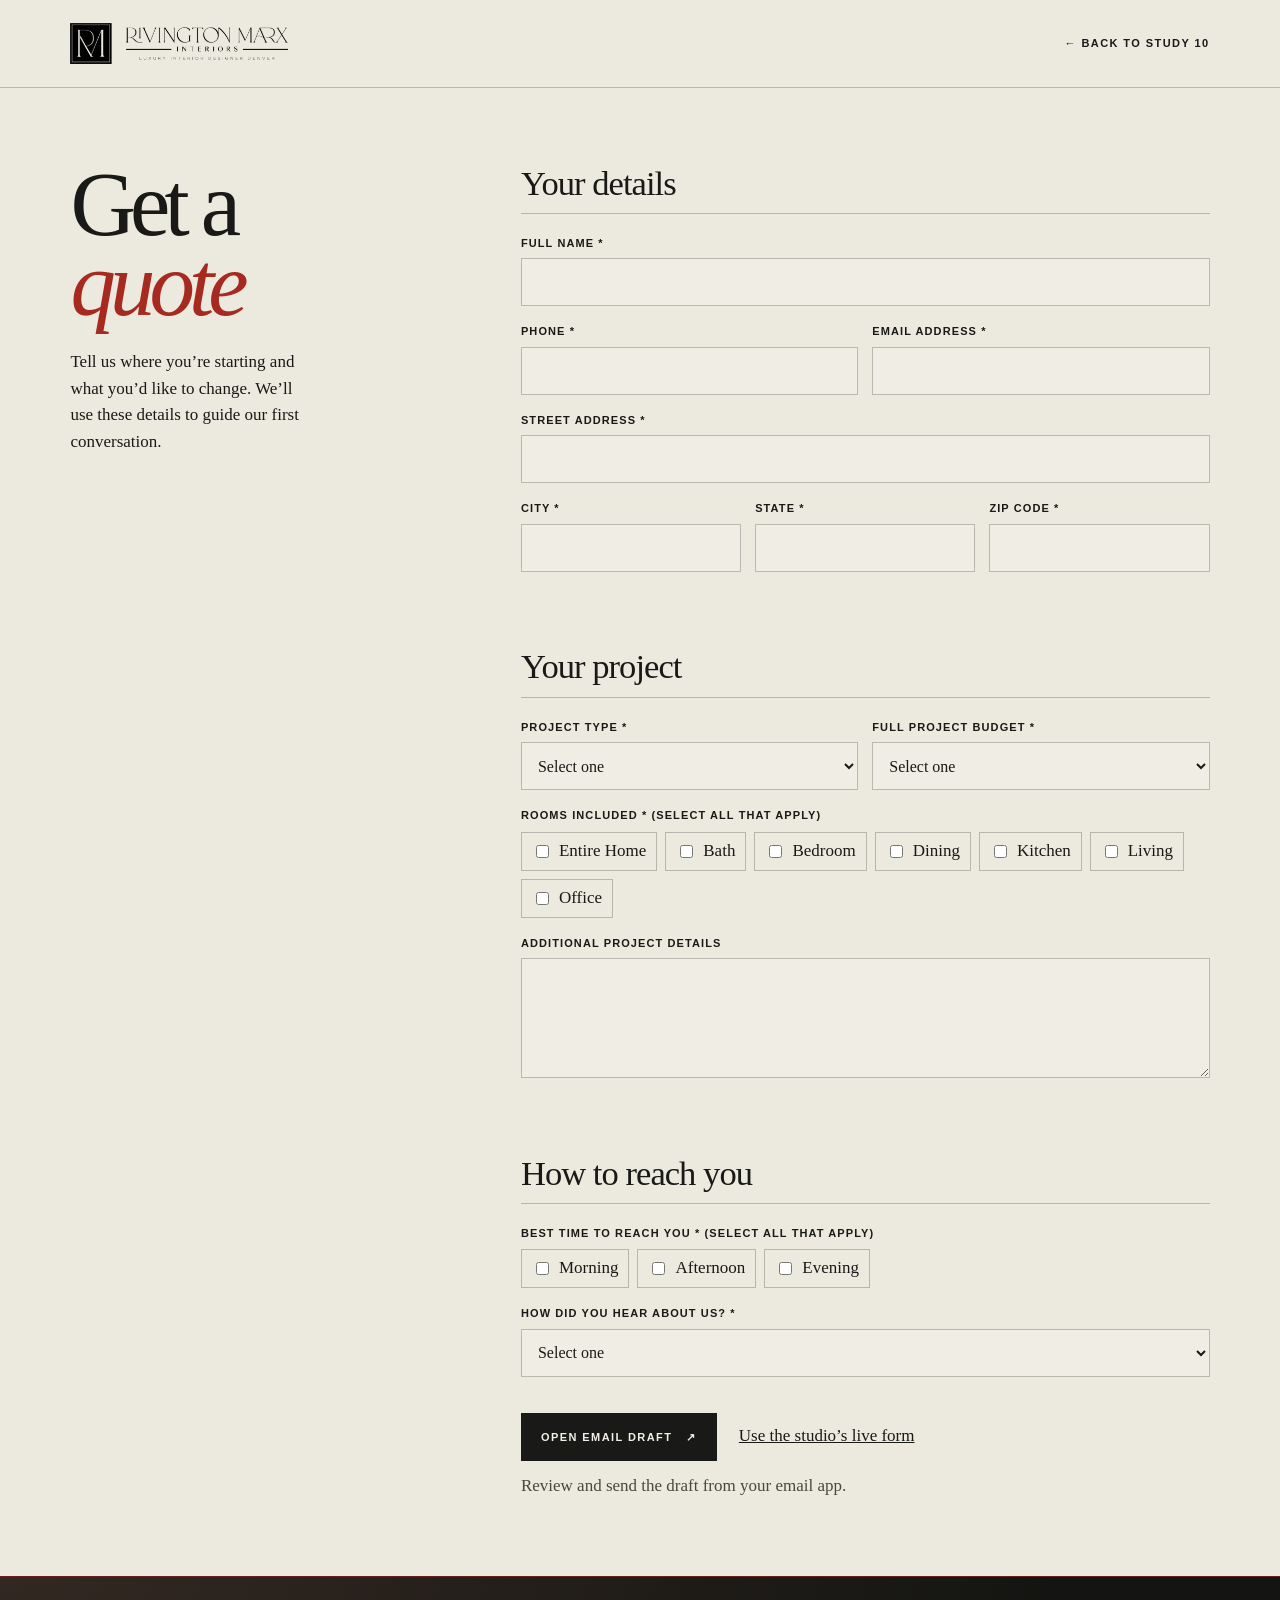
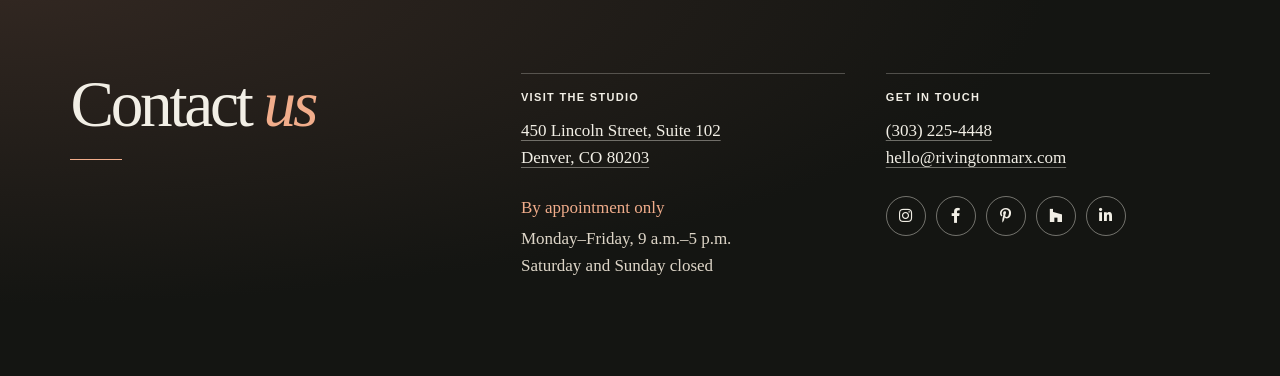
<file: study-10/quote.html>
<!doctype html>
<html lang="en">
<head>
  <meta charset="utf-8">
  <meta name="viewport" content="width=device-width, initial-scale=1">
  <meta name="robots" content="noindex">
  <meta name="description" content="Share your project details with Rivington Marx Interiors.">
  <link rel="icon" href="data:,">
  <title>Get a Quote | Rivington Marx Interiors</title>
  <style>
    @font-face {
      font-family: "Social Brands";
      src: url("../assets/study10-social-brands.woff2") format("woff2");
      font-display: block;
    }
    :root {
      --paper: #ece9df;
      --paper-deep: #e3ded1;
      --ink: #191a17;
      --stage: #141512;
      --cream: #f2efe6;
      --red: #a62a20;
      --line: rgba(25,26,23,.25);
      --serif: Palatino, "Palatino Linotype", "Book Antiqua", Georgia, serif;
      --sans: "Avenir Next", Avenir, "Helvetica Neue", Arial, sans-serif;
      --gutter: clamp(24px, 5.5vw, 100px);
    }
    *, *::before, *::after { box-sizing: border-box; }
    body { margin: 0; background: var(--paper); color: var(--ink); font: 17px/1.58 var(--serif); }
    a { color: inherit; }
    :focus-visible { outline: 2px solid currentColor; outline-offset: 4px; }
    .site-header, .contact-inner, .quote { max-width: 1600px; margin-inline: auto; padding-inline: var(--gutter); }
    .site-header {
      min-height: 88px; border-bottom: 1px solid var(--line); display: flex;
      align-items: center; justify-content: space-between; gap: 24px;
    }
    .wordmark { display: block; width: clamp(140px, 17vw, 250px); height: auto; }
    .back, .action {
      font: 600 11px/1.3 var(--sans); letter-spacing: .13em; text-transform: uppercase;
    }
    .back { padding-block: 8px; text-decoration: none; }
    .back:hover, .back:focus-visible { color: var(--red); }
    .quote { display: grid; grid-template-columns: minmax(0, .76fr) minmax(0, 1.45fr); gap: clamp(34px, 7vw, 115px); padding-block: clamp(44px, 6vw, 102px); }
    h1, h2, h3, p { margin: 0; }
    h1 { font: 400 clamp(58px, 7.1vw, 114px)/.88 var(--serif); letter-spacing: -.065em; }
    h1 em { display: block; color: var(--red); }
    .intro p { margin-top: 24px; max-width: 29ch; }
    form { min-width: 0; }
    fieldset { min-width: 0; border: 0; padding: 0; margin: 0; }
    form > fieldset + fieldset { margin-top: clamp(56px, 6vw, 88px); }
    form > fieldset:last-of-type { margin-bottom: 36px; }
    .group-title {
      float: left; width: 100%; margin: 0 0 22px; padding: 0 0 12px;
      border-bottom: 1px solid var(--line); font: 400 clamp(26px, 2.7vw, 38px)/1.05 var(--serif);
      letter-spacing: -.028em;
    }
    .fields { display: grid; clear: both; gap: 18px 14px; grid-template-columns: repeat(6, minmax(0,1fr)); }
    .field { display: grid; align-content: start; gap: 7px; grid-column: span 6; }
    .half { grid-column: span 3; }
    .third { grid-column: span 2; }
    .field-label, .choices legend {
      font: 600 11px/1.4 var(--sans); letter-spacing: .1em; text-transform: uppercase;
    }
    .field input, .field select, .field textarea {
      width: 100%; min-height: 48px; border: 1px solid var(--line); border-radius: 0;
      padding: 10px 12px; background: rgba(255,255,255,.18); color: var(--ink);
      font: 17px/1.4 var(--serif);
    }
    .field select { font-size: max(16px, 1rem); }
    .field textarea { min-height: 120px; resize: vertical; }
    .choices { grid-column: 1 / -1; margin: 0; }
    .choices legend { padding: 0; margin-bottom: 8px; }
    .choices-list { display: flex; flex-wrap: wrap; gap: 8px; }
    .choice {
      min-height: 39px; display: flex; align-items: center; gap: 7px;
      border: 1px solid var(--line); padding: 5px 10px; cursor: pointer;
    }
    .choice:has(input:checked) { background: var(--paper-deep); border-color: var(--ink); }
    .choice input { accent-color: var(--red); }
    .submit-row { display: flex; flex-wrap: wrap; align-items: center; gap: 12px 22px; }
    .action {
      display: inline-flex; align-items: center; gap: 14px; min-height: 48px;
      padding: 12px 19px; color: var(--cream); background: var(--ink);
      border: 1px solid var(--ink); cursor: pointer;
    }
    .action:hover { color: var(--ink); background: transparent; }
    .status { margin-top: 12px; color: #49473e; }
    .contact {
      background: radial-gradient(ellipse at 0% 0%, #332822 0%, var(--stage) 58%);
      border-top: 1px solid rgba(166,42,32,.55);
      color: var(--cream);
    }
    .contact-inner { display: grid; grid-template-columns: minmax(0, .76fr) minmax(0, 1.45fr); gap: 24px clamp(34px, 7vw, 115px); padding-block: clamp(54px, 7.5vw, 112px); }
    .contact h2 { font: 400 clamp(47px, 5.1vw, 77px)/.95 var(--serif); letter-spacing: -.05em; }
    .contact h2 em { color: #f1ad8b; }
    .contact h2::after { content: ""; display: block; width: 52px; height: 1px; margin-top: 24px; background: #f1ad8b; }
    .contact-details { display: grid; gap: 32px clamp(22px, 3.2vw, 52px); grid-template-columns: repeat(2, minmax(0, 1fr)); }
    .contact-details > div { padding-top: 16px; border-top: 1px solid rgba(242,239,230,.26); }
    .contact-details a { text-decoration-color: rgba(242,239,230,.4); text-underline-offset: .22em; }
    .contact-details a:hover { text-decoration-color: #f1ad8b; }
    .contact-hours { margin-top: 23px; color: #ded6c8; }
    .contact-hours strong { display: block; margin-bottom: 5px; color: #f1ad8b; font-weight: 500; }
    .contact h3 { margin-bottom: 12px; font: 600 11px/1.4 var(--sans); letter-spacing: .12em; text-transform: uppercase; }
    address { font-style: normal; }
    .social { display: flex; flex-wrap: wrap; gap: 10px; margin-top: 24px; }
    .social a {
      display: grid; place-items: center; width: 40px; height: 40px;
      border: 1px solid rgba(242,239,230,.43); border-radius: 50%; text-decoration: none;
    }
    .social a:hover, .social a:focus-visible { color: var(--stage); background: #f1ad8b; border-color: #f1ad8b; }
    .social-icon { font: 15px/1 "Social Brands"; }
    @media (max-width: 860px) {
      .quote, .contact-inner { grid-template-columns: 1fr; gap: 32px; }
      .intro p { max-width: 42ch; }
    }
    @media (max-width: 520px) {
      .fields, .contact-details { column-gap: 10px; }
      .half { grid-column: 1 / -1; }
      .third { grid-column: span 2; }
      .contact-details { grid-template-columns: 1fr; }
      .back { text-align: right; }
    }
  </style>
</head>
<body>
  <header class="site-header">
    <a href="./index.html"><img class="wordmark" src="../assets/study10-rivington-marx-logo.png" alt="Rivington Marx Interiors"></a>
    <a class="back" href="./index.html">← Back to Study 10</a>
  </header>

  <main>
    <section class="quote" aria-labelledby="quote-title">
      <div class="intro">
        <h1 id="quote-title">Get a <em>quote</em></h1>
        <p>Tell us where you’re starting and what you’d like to change. We’ll use these details to guide our first conversation.</p>
      </div>

      <form id="quote-form" aria-label="Project inquiry">
        <fieldset>
          <legend class="group-title">Your details</legend>
          <div class="fields">
            <label class="field"><span class="field-label">Full name *</span><input name="fullName" autocomplete="name" required></label>
            <label class="field half"><span class="field-label">Phone *</span><input name="phone" type="tel" autocomplete="tel" required></label>
            <label class="field half"><span class="field-label">Email address *</span><input name="email" type="email" autocomplete="email" required></label>
            <label class="field"><span class="field-label">Street address *</span><input name="street" autocomplete="section-project street-address" required></label>
            <label class="field third"><span class="field-label">City *</span><input name="city" autocomplete="section-project address-level2" required></label>
            <label class="field third"><span class="field-label">State *</span><input name="state" autocomplete="section-project address-level1" required></label>
            <label class="field third"><span class="field-label">ZIP code *</span><input name="zip" inputmode="numeric" autocomplete="section-project postal-code" required></label>
          </div>
        </fieldset>

        <fieldset>
          <legend class="group-title">Your project</legend>
          <div class="fields">
            <label class="field half"><span class="field-label">Project type *</span>
              <select name="projectType" required>
                <option value="">Select one</option>
                <option>New Construction</option><option>Renovation/Remodel</option><option>Furnishing/Decor</option>
              </select>
            </label>
            <label class="field half"><span class="field-label">Full project budget *</span>
              <select name="budget" required>
                <option value="">Select one</option>
                <option>$100,000 – $250,000</option><option>$250,000 – $500,000</option>
                <option>$500,000 – $1,000,000</option><option>$1,000,000+</option>
              </select>
            </label>
            <fieldset class="choices" data-required-group="rooms">
              <legend>Rooms included * <span>(select all that apply)</span></legend>
              <div class="choices-list">
                <label class="choice"><input name="rooms" type="checkbox" value="Entire Home">Entire Home</label>
                <label class="choice"><input name="rooms" type="checkbox" value="Bath">Bath</label>
                <label class="choice"><input name="rooms" type="checkbox" value="Bedroom">Bedroom</label>
                <label class="choice"><input name="rooms" type="checkbox" value="Dining">Dining</label>
                <label class="choice"><input name="rooms" type="checkbox" value="Kitchen">Kitchen</label>
                <label class="choice"><input name="rooms" type="checkbox" value="Living">Living</label>
                <label class="choice"><input name="rooms" type="checkbox" value="Office">Office</label>
              </div>
            </fieldset>
            <label class="field"><span class="field-label">Additional project details</span><textarea name="details" rows="4" maxlength="2400"></textarea></label>
          </div>
        </fieldset>

        <fieldset>
          <legend class="group-title">How to reach you</legend>
          <div class="fields">
            <fieldset class="choices" data-required-group="time">
              <legend>Best time to reach you * <span>(select all that apply)</span></legend>
              <div class="choices-list">
                <label class="choice"><input name="time" type="checkbox" value="Morning">Morning</label>
                <label class="choice"><input name="time" type="checkbox" value="Afternoon">Afternoon</label>
                <label class="choice"><input name="time" type="checkbox" value="Evening">Evening</label>
              </div>
            </fieldset>
            <label class="field"><span class="field-label">How did you hear about us? *</span>
              <select name="referral" required>
                <option value="">Select one</option>
                <option>Referral</option><option>Instagram</option><option>Pinterest</option><option>Google</option>
                <option>Publication</option><option>ChatGPT or other AI</option><option>Other</option>
              </select>
            </label>
          </div>
        </fieldset>

        <div class="submit-row">
          <button class="action" type="submit" disabled>Open email draft <span aria-hidden="true">↗</span></button>
          <a href="https://rivingtonmarx.com/contact/">Use the studio’s live form</a>
        </div>
        <p class="status" id="quote-status" role="status">Review and send the draft from your email app.</p>
        <noscript><p>To submit online, use the studio’s live form above.</p></noscript>
      </form>
    </section>

    <section class="contact" aria-labelledby="contact-title">
      <div class="contact-inner">
        <h2 id="contact-title">Contact <em>us</em></h2>
        <div class="contact-details">
          <div>
            <h3>Visit the studio</h3>
            <address><a href="https://maps.app.goo.gl/zu8nsJPJ4UFvSqjD6">450 Lincoln Street, Suite 102<br>Denver, CO 80203</a></address>
            <p class="contact-hours"><strong>By appointment only</strong>Monday–Friday, 9 a.m.–5 p.m.<br>Saturday and Sunday closed</p>
          </div>
          <div>
            <h3>Get in touch</h3>
            <p><a href="tel:+13032254448">(303) 225-4448</a><br><a href="mailto:hello@rivingtonmarx.com">hello@rivingtonmarx.com</a></p>
            <nav class="social" aria-label="Social profiles">
              <a href="https://www.instagram.com/rivingtonmarx/" aria-label="Instagram"><span class="social-icon" aria-hidden="true">&#xf16d;</span></a>
              <a href="https://www.facebook.com/profile.php?id=61576584714815" aria-label="Facebook"><span class="social-icon" aria-hidden="true">&#xf39e;</span></a>
              <a href="https://www.pinterest.com/RivingtonMarxInteriors/" aria-label="Pinterest"><span class="social-icon" aria-hidden="true">&#xf231;</span></a>
              <a href="https://www.houzz.com/pro/rivingtonmarxinteriors" aria-label="Houzz"><span class="social-icon" aria-hidden="true">&#xf27c;</span></a>
              <a href="https://www.linkedin.com/company/rivington-marx-interiors/" aria-label="LinkedIn"><span class="social-icon" aria-hidden="true">&#xf0e1;</span></a>
            </nav>
          </div>
        </div>
      </div>
    </section>
  </main>

  <script>
    const form = document.querySelector('#quote-form');
    const requiredGroups = [...form.querySelectorAll('[data-required-group]')];
    const status = document.querySelector('#quote-status');

    const validateGroup = group => {
      const firstOption = group.querySelector('input');
      if (group.querySelector('input:checked')) {
        firstOption.setCustomValidity('');
      } else {
        firstOption.setCustomValidity('Select at least one option.');
      }
    };

    requiredGroups.forEach(group => group.addEventListener('change', () => validateGroup(group)));

    form.addEventListener('submit', event => {
      event.preventDefault();
      requiredGroups.forEach(validateGroup);
      if (!form.reportValidity()) return;

      const fields = new FormData(form);
      const field = name => String(fields.get(name) || '').trim();
      const body = [
        'Hello Rivington Marx Interiors,',
        '',
        'I would like to discuss a quote for my project.',
        '',
        'Full name: ' + field('fullName'),
        'Phone: ' + field('phone'),
        'Email: ' + field('email'),
        'Project address: ' + field('street') + ', ' + field('city') + ', ' + field('state') + ' ' + field('zip'),
        'Project type: ' + field('projectType'),
        'Budget: ' + field('budget'),
        'Rooms: ' + fields.getAll('rooms').join(', '),
        'Best time to reach me: ' + fields.getAll('time').join(', '),
        'How I heard about the studio: ' + field('referral'),
        '',
        'Additional details:',
        field('details') || 'None provided.'
      ].join('\r\n');
      const draft = 'mailto:hello@rivingtonmarx.com?subject=' + encodeURIComponent('Project quote inquiry') +
        '&body=' + encodeURIComponent(body);
      status.textContent = 'Your email draft is ready. If your email app did not open, use the studio’s live form.';
      window.location.href = draft;
    });

    form.querySelector('button[type="submit"]').disabled = false;
  </script>
</body>
</html>
</file>
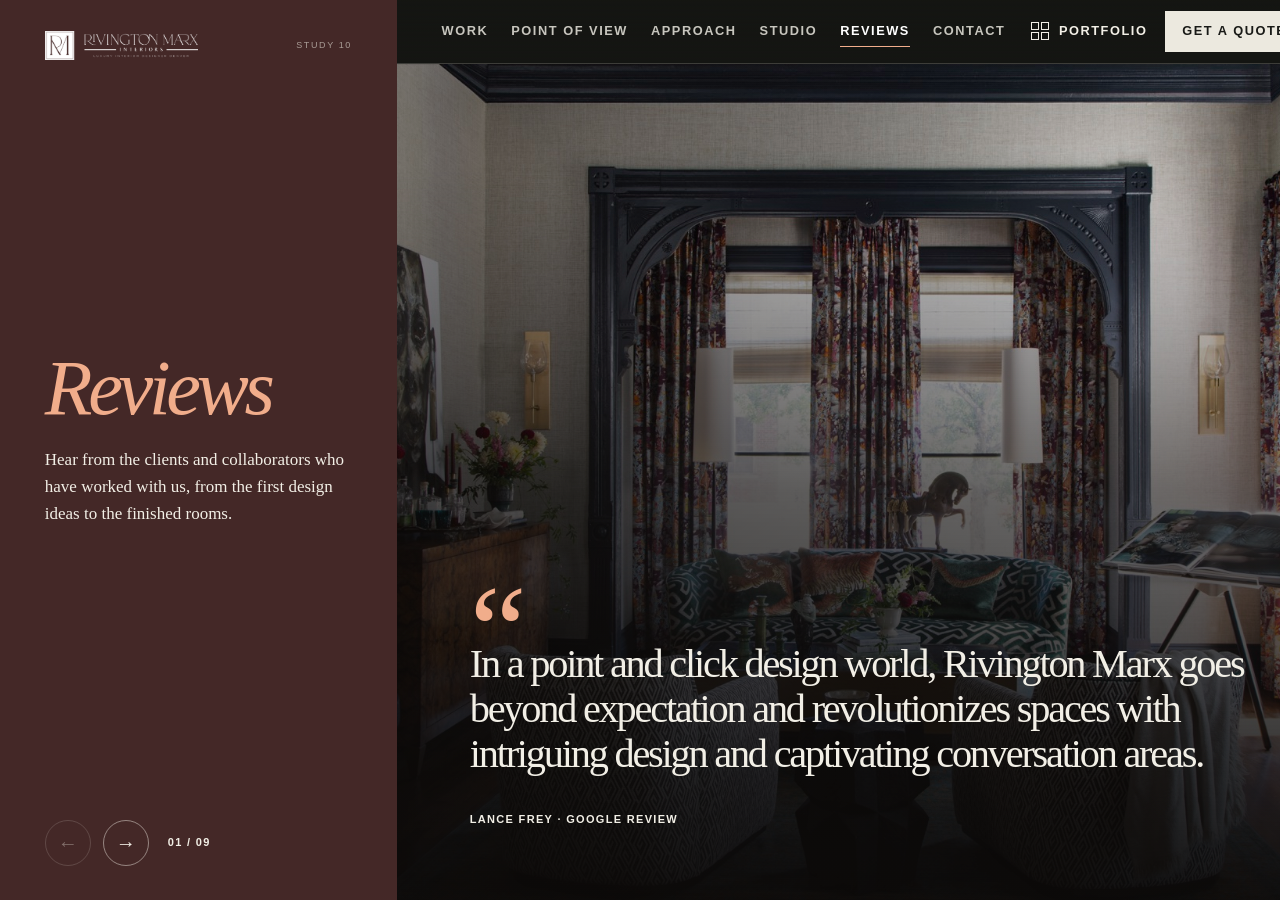
<file: study-10/reviews.html>
<!doctype html>
<html lang="en">
<head>
  <meta charset="utf-8">
  <meta name="viewport" content="width=device-width, initial-scale=1">
  <meta name="robots" content="noindex">
  <link rel="icon" href="data:,">
  <title>Reviews | Rivington Marx Interiors</title>
  <style>
    :root {
      --paper: #ece9df;
      --cream: #f2efe6;
      --ink: #191a17;
      --dark: #141512;
      --rail: #442827;
      --red: #a62a20;
      --peach: #f1ad8b;
      --serif: Palatino, "Palatino Linotype", "Book Antiqua", Georgia, serif;
      --sans: "Avenir Next", Avenir, "Helvetica Neue", Arial, sans-serif;
      --inset: clamp(34px, 5.7vw, 104px);
    }
    *, *::before, *::after { box-sizing: border-box; }
    body { margin: 0; background: var(--paper); color: var(--ink); font: 17px/1.58 var(--serif); }
    h1, h2, p, figure, blockquote { margin: 0; }
    img { display: block; }
    button, a { color: inherit; }
    a:focus-visible, button:focus-visible, .review-reel:focus-visible { outline: 2px solid currentColor; outline-offset: 4px; }
    .review-layout { min-height: 100vh; min-height: 100svh; display: grid; grid-template-columns: clamp(355px, 31vw, 560px) minmax(0, 1fr); }
    .review-rail {
      position: sticky; top: 0; z-index: 2; height: 100vh; height: 100svh;
      background: var(--rail); color: var(--cream); padding: 31px clamp(34px, 3.5vw, 64px) 34px;
      display: grid; grid-template-rows: auto 1fr auto; gap: clamp(20px, 4vh, 52px);
    }
    .brand-row { display: flex; align-items: center; justify-content: space-between; gap: 20px; }
    .wordmark { width: clamp(106px, 12vw, 174px); height: auto; }
    .study-mark { color: rgba(242,239,230,.58); font: 9px/1.4 var(--sans); letter-spacing: .18em; text-transform: uppercase; }
    .rail-copy { align-self: center; }
    h1, .quote, .quote-slide h2 { font-family: var(--serif); font-weight: 400; letter-spacing: -.055em; }
    h1 { font-size: clamp(54px, 6.1vw, 104px); line-height: .9; }
    h1 em { color: var(--peach); }
    .rail-intro { margin-top: 24px; max-width: 375px; }
    .counter, figcaption, .action { font: 600 11px/1.45 var(--sans); letter-spacing: .12em; text-transform: uppercase; }
    .review-controls { display: flex; flex-wrap: wrap; align-items: center; gap: 12px; }
    .arrow {
      display: grid; place-items: center; padding: 0; width: 46px; aspect-ratio: 1;
      border: 1px solid rgba(242,239,230,.47); border-radius: 50%; background: transparent;
      cursor: pointer; font: 20px/1 var(--sans);
    }
    .arrow:not(:disabled):hover { background: var(--cream); color: var(--rail); }
    .arrow:disabled { opacity: .35; cursor: default; }
    .counter { margin-left: 7px; font-variant-numeric: tabular-nums; }
    .review-stage { min-width: 0; height: 100vh; height: 100svh; display: grid; grid-template-rows: 64px minmax(0, 1fr); background: var(--dark); }
    .stage-nav {
      height: 64px; display: flex; align-items: center; justify-content: space-between;
      gap: clamp(12px,2vw,32px); padding: 0 clamp(28px,3.5vw,58px);
      border-bottom: 1px solid rgba(242,239,230,.18);
      background: linear-gradient(180deg, rgba(20,21,18,.88), rgba(20,21,18,.38));
      color: var(--cream);
    }
    .nav-list, .stage-actions { display: flex; align-items: center; }
    .nav-list { gap: clamp(12px,1.8vw,32px); }
    .stage-actions { gap: clamp(10px,1.4vw,24px); }
    .stage-nav a { text-decoration: none; white-space: nowrap; font: 600 clamp(10px,1vw,14px)/1.45 var(--sans); letter-spacing: .12em; text-transform: uppercase; }
    .nav-button { position: relative; padding: 8px 0; color: rgba(242,239,230,.81); }
    .nav-button:is(.is-active,:hover) { color: white; }
    .nav-button.is-active::after { content: ""; position: absolute; right: 0; bottom: 2px; left: 0; height: 1px; background: var(--peach); }
    .index-button { display: inline-flex; align-items: center; gap: 10px; padding: 8px 0; }
    .index-button i { width: 18px; height: 18px; display: grid; grid-template-columns: 1fr 1fr; gap: 2px; }
    .index-button i span { border: 1px solid currentColor; }
    .quote-button { padding: 10px clamp(9px,1.25vw,19px); border: 1px solid var(--paper); color: var(--ink); background: var(--paper); }
    .quote-button:hover { background: var(--cream); box-shadow: inset 0 0 0 1px var(--ink); }
    figcaption a:hover { text-decoration: underline; text-underline-offset: 4px; }
    .review-reel {
      display: flex; overflow: auto hidden; scroll-snap-type: x mandatory; scrollbar-width: none;
      overscroll-behavior-inline: contain;
    }
    .review-reel::-webkit-scrollbar { display: none; }
    .review-reel:focus-visible { outline-offset: -4px; }
    .quote-slide {
      --quote-accent: var(--red);
      position: relative; isolation: isolate; flex: 0 0 100%; min-width: 0;
      scroll-snap-align: start; overflow-y: auto; color: var(--ink); background: var(--paper);
      display: grid; align-items: safe center; padding: clamp(38px, 8vh, 96px) var(--inset);
    }
    .quote-slide figure { position: relative; max-width: 880px; }
    .quote-slide--group {
      --quote-accent: var(--peach);
      display: grid; grid-template-columns: minmax(0, 1.17fr) minmax(0, .83fr);
      align-items: center; gap: clamp(17px, 3.2vw, 50px);
      padding: clamp(24px, 5vh, 70px) clamp(24px, 4.5vw, 74px);
      color: var(--cream);
    }
    .quote-slide--blue { background: #253748; }
    .quote-slide--wine { background: #51313c; }
    .quote-slide--green { background: #2d4038; }
    .quote-slide--umber { background: #4b362e; }
    .quote-slide--plum { background: #403449; }
    .quote-stack { display: grid; gap: clamp(20px, 4vh, 52px); }
    .quote-stack .quote-mark { font-size: clamp(41px, 5vw, 72px); }
    .quote-stack .quote { font-size: clamp(21px, 2.15vw, 37px); line-height: 1.14; text-wrap: pretty; }
    .quote-stack figcaption { margin-top: 12px; }
    .quote-side-image {
      display: block; width: 100%; height: auto; max-height: 78vh;
      aspect-ratio: 3 / 5; object-fit: cover;
    }
    @media (max-height: 700px) and (min-width: 980px) {
      .quote-slide--group { padding-block: 22px; }
      .quote-stack { gap: 16px; }
      .quote-stack .quote { font-size: clamp(20px, 1.95vw, 32px); }
      .quote-stack .quote-mark { font-size: 40px; }
      .quote-side-image { max-height: 66vh; }
    }
    @media (max-width: 560px) {
      .quote-slide--group { grid-template-columns: minmax(0,1.35fr) minmax(0,.65fr); gap: 13px; }
      .quote-stack .quote { font-size: clamp(18px, 4.2vw, 23px); }
      .quote-stack figcaption { font-size: 9px; }
    }
    .quote-mark { display: block; height: .58em; color: var(--quote-accent); font: 400 clamp(74px, 10vw, 150px)/1 var(--serif); }
    .quote { font-size: clamp(38px, 5.3vw, 94px); line-height: .99; text-wrap: balance; }
    .quote-slide--photo .quote { font-size: clamp(24px, 3.15vw, 56px); line-height: 1.12; }
    figcaption { margin-top: clamp(24px, 4vh, 42px); }
    figcaption a { text-decoration: none; }
    .quote-slide--photo {
      --quote-accent: var(--peach);
      align-items: safe end; color: var(--cream); background: var(--dark);
    }
    .quote-slide--photo img, .quote-slide--photo::before { position: absolute; inset: 0; width: 100%; height: 100%; }
    .quote-slide--photo img { z-index: -2; object-fit: cover; }
    .quote-slide--photo::before {
      content: ""; z-index: -1;
      background: linear-gradient(to top, rgba(12,10,9,.94), rgba(12,10,9,.56) 49%, transparent 88%),
                  linear-gradient(90deg, rgba(12,10,9,.42), transparent);
    }
    .quote-slide h2 { max-width: 12ch; font-size: clamp(52px, 7.5vw, 126px); line-height: .88; }
    .quote-slide h2 em { color: var(--peach); }
    .action {
      display: inline-flex; align-items: center; gap: 14px; margin-top: 32px; padding: 12px 18px;
      border: 1px solid var(--cream); background: var(--cream); color: var(--ink);
    }
    .action:hover { background: var(--ink); color: var(--cream); }
    @media (max-width: 1120px) {
      .review-layout { grid-template-columns: 360px minmax(0,1fr); }
      .review-rail { padding-inline: 38px; }
      .stage-nav { gap: 12px; padding-inline: 16px; }
      .stage-nav .nav-list, .stage-nav .stage-actions { gap: 9px; }
    }
    @media (max-width: 979px) {
      .review-layout { grid-template-columns: 1fr; grid-template-rows: auto minmax(0,1fr); }
      .review-rail { position: relative; height: auto; padding: 18px 24px 22px; gap: 15px; }
      .stage-nav { overflow-x: auto; scrollbar-width: none; }
      .nav-list, .stage-actions { flex-shrink: 0; }
    }
    @media (max-width: 800px) {
      .review-layout { grid-template-columns: 1fr; grid-template-rows: auto minmax(0, 1fr); }
      .review-rail { position: relative; height: auto; padding: 18px 24px 22px; gap: 15px; }
      .rail-copy { display: flex; flex-wrap: wrap; align-items: end; gap: 12px 16px; }
      h1 { font-size: clamp(45px, 8.8vw, 68px); }
      .rail-intro { margin: 0; }
      .arrow { width: 34px; font-size: 15px; }
      .review-stage { height: max(440px, calc(100svh - 178px)); grid-template-rows: 64px minmax(0, 1fr); }
      .quote-slide { padding: 36px 26px; }
      .quote-slide--photo img { object-position: center; }
    }
  </style>
</head>
<body>
  <main class="review-layout">
    <aside class="review-rail" aria-labelledby="reviews-title">
      <div class="brand-row">
        <a href="./index.html"><img class="wordmark" src="../assets/study10-rivington-marx-logo-white.png" alt="Rivington Marx Interiors home"></a>
        <span class="study-mark">Study 10</span>
      </div>
      <div class="rail-copy">
        <h1 id="reviews-title"><em>Reviews</em></h1>
        <p class="rail-intro">Hear from the clients and collaborators who have worked with us, from the first design ideas to the finished rooms.</p>
      </div>
      <div class="review-controls" aria-label="Review slide controls">
        <button class="arrow" type="button" data-step="-1" aria-label="Previous slide" aria-controls="review-reel" disabled>←</button>
        <button class="arrow" type="button" data-step="1" aria-label="Next slide" aria-controls="review-reel" disabled>→</button>
        <span class="counter" aria-live="polite">01 / 09</span>
      </div>
    </aside>
    <section class="review-stage" aria-label="Review slides">
      <nav class="stage-nav" aria-label="Study sections">
        <div class="nav-list">
          <a class="nav-button" href="./index.html#work">Work</a>
          <a class="nav-button" href="./index.html#point">Point of view</a>
          <a class="nav-button" href="./index.html#approach">Approach</a>
          <a class="nav-button" href="./index.html#studio">Studio</a>
          <a class="nav-button is-active" href="./reviews.html" aria-current="page">Reviews</a>
          <a class="nav-button" href="./index.html#contact">Contact</a>
        </div>
        <div class="stage-actions">
          <a class="index-button" href="./index.html#portfolio"><i aria-hidden="true"><span></span><span></span><span></span><span></span></i>Portfolio</a>
          <a class="quote-button" href="./quote.html">Get a quote</a>
        </div>
      </nav>
      <div class="review-reel" id="review-reel" tabindex="0" role="region" aria-label="Sideways-scrolling review slides">
        <article class="quote-slide quote-slide--photo quote-slide--long" aria-label="Slide 1 of 9">
          <img src="../assets/study10-parlors-power-05.jpg" alt="Layered sitting room with dark trim and large windows" fetchpriority="high" decoding="async">
          <figure>
          <span class="quote-mark" aria-hidden="true">“</span>
          <blockquote class="quote"><p>In a point and click design world, Rivington Marx goes beyond expectation and revolutionizes spaces with intriguing design and captivating conversation areas.</p></blockquote>
          <figcaption>Lance Frey · <a href="https://www.google.com/maps?cid=13277346911088777905">Google review</a></figcaption>
        </figure>
        </article>
        <article class="quote-slide quote-slide--group quote-slide--blue" aria-label="Slide 2 of 9">
          <div class="quote-stack">
            <figure>
          <span class="quote-mark" aria-hidden="true">“</span>
          <blockquote class="quote"><p>From the very beginning, their design expertise stood out.</p></blockquote>
          <figcaption>Lewis Poynter · <a href="https://www.google.com/maps?cid=13277346911088777905">Google review</a></figcaption>
        </figure> <figure>
          <span class="quote-mark" aria-hidden="true">“</span>
          <blockquote class="quote"><p>Couldn&#x27;t be happier with the final product. From start to finish, a seamless process.</p></blockquote>
          <figcaption>Nick Firth · <a href="https://www.google.com/maps?cid=13277346911088777905">Google review</a></figcaption>
        </figure>
          </div>
          <img class="quote-side-image" src="../assets/study10-the-pink-pony-02.jpg" alt="Blue sitting room with layered seating and a brass lamp" loading="lazy" decoding="async">
        </article>
        <article class="quote-slide quote-slide--group quote-slide--wine" aria-label="Slide 3 of 9">
          <div class="quote-stack">
            <figure>
          <span class="quote-mark" aria-hidden="true">“</span>
          <blockquote class="quote"><p>Their team is exceptionally organized, communicative, passionate and dedicated to their craft.</p></blockquote>
          <figcaption>Bryony Brandt · <a href="https://www.google.com/maps?cid=13277346911088777905">Google review</a></figcaption>
        </figure> <figure>
          <span class="quote-mark" aria-hidden="true">“</span>
          <blockquote class="quote"><p>Troy is so easy to work with.</p></blockquote>
          <figcaption>Bryson Clark · <a href="https://www.google.com/maps?cid=13277346911088777905">Google review</a></figcaption>
        </figure>
          </div>
          <img class="quote-side-image" src="../assets/study10-adventures-in-moodsetting-10.jpg" alt="Gold-toned room with a chandelier and red accents" loading="lazy" decoding="async">
        </article>
        <article class="quote-slide quote-slide--group quote-slide--green" aria-label="Slide 4 of 9">
          <div class="quote-stack">
            <figure>
          <span class="quote-mark" aria-hidden="true">“</span>
          <blockquote class="quote"><p>The entire team is competent, diligent and easy to work with.</p></blockquote>
          <figcaption>Garrett Smith · <a href="https://www.google.com/maps?cid=13277346911088777905">Google review</a></figcaption>
        </figure> <figure>
          <span class="quote-mark" aria-hidden="true">“</span>
          <blockquote class="quote"><p>Rivington Marx should be your number 1 destination if you are thinking of Remodeling or Building a new home.</p></blockquote>
          <figcaption>Misty Ashworth · <a href="https://www.google.com/maps?cid=13277346911088777905">Google review</a></figcaption>
        </figure>
          </div>
          <img class="quote-side-image" src="../assets/study10-east-meets-rest-01.jpg" alt="Living room with blue seating and a brass coffee table" loading="lazy" decoding="async">
        </article>
        <article class="quote-slide quote-slide--photo quote-slide--long" aria-label="Slide 5 of 9">
          <img src="../assets/study10-the-pink-pony-05.jpg" alt="Dining room with a sculptural chandelier and full-height windows" loading="lazy" decoding="async">
          <figure>
          <span class="quote-mark" aria-hidden="true">“</span>
          <blockquote class="quote"><p>Their design taste and understanding of space planning is everything I wanted and more.</p></blockquote>
          <figcaption>Gina Lloyd · <a href="https://www.google.com/maps?cid=13277346911088777905">Google review</a></figcaption>
        </figure>
        </article>
        <article class="quote-slide quote-slide--group quote-slide--umber" aria-label="Slide 6 of 9">
          <div class="quote-stack">
            <figure>
          <span class="quote-mark" aria-hidden="true">“</span>
          <blockquote class="quote"><p>We have worked with Annie Martin and her team at Rivington Marx on several projects over the last couple of years.</p></blockquote>
          <figcaption>Brian Martin · <a href="https://www.google.com/maps?cid=13277346911088777905">Google review</a></figcaption>
        </figure> <figure>
          <span class="quote-mark" aria-hidden="true">“</span>
          <blockquote class="quote"><p>Troy’s design vision sets a high precedent with his team and their work ethic.</p></blockquote>
          <figcaption>Matt Vigil · <a href="https://www.google.com/maps?cid=13277346911088777905">Google review</a></figcaption>
        </figure>
          </div>
          <img class="quote-side-image" src="../assets/study10-in-the-studio-01.jpg" alt="Studio lounge with an antique cabinet and a patterned wall" loading="lazy" decoding="async">
        </article>
        <article class="quote-slide quote-slide--group quote-slide--plum" aria-label="Slide 7 of 9">
          <div class="quote-stack">
            <figure>
          <span class="quote-mark" aria-hidden="true">“</span>
          <blockquote class="quote"><p>Annie and her team are amazing to work with. Highly recommend to anyone who is looking for top notch interior design services!</p></blockquote>
          <figcaption>Theodore Farver · <a href="https://www.google.com/maps?cid=13277346911088777905">Google review</a></figcaption>
        </figure> <figure>
          <span class="quote-mark" aria-hidden="true">“</span>
          <blockquote class="quote"><p>Wow, you must check out this company, their team of experts and designers are incredible.</p></blockquote>
          <figcaption>Kirk Axelson · <a href="https://www.google.com/maps?cid=13277346911088777905">Google review</a></figcaption>
        </figure>
          </div>
          <img class="quote-side-image" src="../assets/study10-midcentury-globetrotter-03.jpg" alt="Dining area with warm timber and a long black wall light" loading="lazy" decoding="async">
        </article>
        <article class="quote-slide quote-slide--photo quote-slide--long" aria-label="Slide 8 of 9">
          <img src="../assets/study10-tailored-in-stone-04.jpg" alt="Kitchen with a sculptural stone island and surrounding cabinetry" loading="lazy" decoding="async">
          <figure>
          <span class="quote-mark" aria-hidden="true">“</span>
          <blockquote class="quote"><p>We have nothing but good things to say about working with Rivington Marx and their team.</p></blockquote>
          <figcaption>David Frydenlund · <a href="https://www.google.com/maps?cid=13277346911088777905">Google review</a></figcaption>
        </figure>
        </article>
        <section class="quote-slide quote-slide--photo" aria-label="Slide 9 of 9">
          <img src="../assets/study10-beyond-the-pale-02.jpg" alt="" loading="lazy" decoding="async">
          <div>
            <h2>Tell us about <em>your project</em></h2>
            <a class="action" href="./quote.html">Get a Quote <span aria-hidden="true">↗</span></a>
          </div>
        </section>
      </div>
    </section>
  </main>
  <script>
    (() => {
      const layout = document.querySelector('.review-layout');
      const reel = document.querySelector('.review-reel');
      const slides = [...reel.children];
      const previous = document.querySelector('[data-step="-1"]');
      const next = document.querySelector('[data-step="1"]');
      const counter = document.querySelector('.counter');
      const motion = matchMedia('(prefers-reduced-motion: reduce)');
      let requested = 0;
      let active = 0;
      let wheelTime = -Infinity;
      let settle;
      const pad = number => String(number).padStart(2, '0');
      const updateControls = () => {
        const total = slides.length;
        counter.textContent = pad(active + 1) + ' / ' + pad(total);
        previous.disabled = requested <= 0;
        next.disabled = requested >= total - 1;
      };
      const goTo = index => {
        requested = Math.max(0, Math.min(index, slides.length - 1));
        reel.scrollTo({ left: requested * reel.clientWidth, behavior: motion.matches ? 'instant' : 'smooth' });
        updateControls();
      };
      reel.addEventListener('scroll', () => {
        active = Math.max(0, Math.min(Math.round(reel.scrollLeft / reel.clientWidth), slides.length - 1));
        clearTimeout(settle);
        settle = setTimeout(() => { requested = active; updateControls(); }, 120);
        updateControls();
      }, { passive: true });
      previous.addEventListener('click', () => goTo(requested - 1));
      next.addEventListener('click', () => goTo(requested + 1));
      layout.addEventListener('wheel', event => {
        if (event.ctrlKey || matchMedia('(max-width: 979px)').matches ||
            Math.abs(event.deltaY) <= Math.abs(event.deltaX) || Math.abs(event.deltaY) < 8) return;
        if (event.target.closest('.stage-nav')) return;
        event.preventDefault();
        const now = performance.now();
        if (now - wheelTime < 530) return;
        wheelTime = now;
        goTo(requested + Math.sign(event.deltaY));
      }, { passive: false });
      layout.addEventListener('keydown', event => {
        if (event.altKey || event.ctrlKey || event.metaKey) return;
        if (event.key !== 'ArrowLeft' && event.key !== 'ArrowRight') return;
        event.preventDefault();
        goTo(requested + (event.key === 'ArrowRight' ? 1 : -1));
      });
      updateControls();
    })();
  </script>
</body>
</html>
</file>
<file: study-5/styles.css>
:root{--paper:#f7f6f0;--ink:#353b30;--muted:#73766a;--olive:#6c745d;--line:#d7d9cd;--sage:#e9ece3;--serif:"Newsreader",Georgia,serif;--sans:"Manrope","Helvetica Neue",Arial,sans-serif;--ease:cubic-bezier(.22,.68,0,1);--gutter:clamp(40px,4.5vw,92px)}
*{box-sizing:border-box}html{scroll-behavior:smooth;scroll-padding-top:110px}body{margin:0;background:var(--paper);color:var(--ink);font:400 14px/1.6 var(--sans);-webkit-font-smoothing:antialiased}body.modal-open{overflow:hidden}button,a{-webkit-tap-highlight-color:transparent}button{font:inherit;color:inherit;cursor:pointer}a{color:inherit;text-decoration:none}button{border:0;background:none}img{display:block;width:100%;height:auto}h1,h2,h3,p,figure{margin:0}h1,h2,h3{font-family:var(--serif);font-weight:400}em{font-weight:400}::selection{background:#dfe3d2;color:var(--ink)}:focus-visible{outline:2px solid var(--olive);outline-offset:6px}button:disabled{cursor:default;opacity:.3}.page-margin{margin-inline:var(--gutter)}.eyebrow{font:500 9px/1.55 var(--sans);letter-spacing:.14em;text-transform:uppercase}.desktop-notice{display:none}.skip-link{position:fixed;top:-100px;left:25px;padding:12px;background:var(--paper);z-index:200}.skip-link:focus{top:10px}
.header{height:100px;margin-inline:var(--gutter);display:flex;align-items:center;gap:30px;border-bottom:1px solid var(--line);position:relative;z-index:20}.header-brand{font:400 27px/.95 var(--serif);letter-spacing:-.035em;display:block;white-space:nowrap}.header-brand span{display:block;font:500 8px/1 var(--sans);letter-spacing:.35em;text-transform:uppercase;margin-top:9px}.main-nav{margin-left:auto;display:flex;gap:35px}.main-nav a,.header-inquire{font-size:10px}.main-nav a{position:relative;padding-block:8px}.main-nav a::after{content:"";position:absolute;bottom:0;left:0;width:100%;height:1px;background:var(--ink);transform:scaleX(0);transform-origin:left;transition:transform .3s ease}.main-nav a:hover::after{transform:scaleX(1)}.header-inquire{margin-left:30px;border-bottom:1px solid var(--ink);padding:6px 0;display:flex;gap:24px}.header-inquire span{font-size:20px;line-height:1}.menu-button{display:flex;flex-direction:column;gap:5px;padding:12px 0 12px 14px;margin-left:5px}.menu-button span{display:block;background:var(--ink);height:1px;width:24px;transition:width .3s ease}.menu-button:hover span:last-child{width:15px}
.hero-heading{display:grid;grid-template-columns:1fr 5fr 50px;align-items:center;gap:25px;padding:43px 0 35px}.hero-kicker{align-self:end;padding-bottom:9px;font-size:8px}.hero h1{font-size:clamp(54px,5.5vw,100px);line-height:1;letter-spacing:-.045em;text-align:center;white-space:nowrap}.hero h1 em{font-size:.94em}.hero-explore{display:flex;flex-direction:column;align-items:center;gap:8px}.hero-explore>span:first-child{font-size:8px;letter-spacing:.1em;text-transform:uppercase}.long-arrow{font:34px/1 var(--serif);transition:transform .3s ease}.hero-explore:hover .long-arrow{transform:translateY(6px)}.hero-gallery{height:clamp(430px,55vw,720px);max-height:69vh;min-height:430px;position:relative;overflow:hidden;background:#e5dfd3}.hero-image-button{width:100%;height:100%;display:block;padding:0;position:relative;overflow:hidden}.hero-image{width:100%;height:100%;object-fit:cover;object-position:50% 55%;position:absolute;inset:0;opacity:0;transform:scale(1.025);transition:opacity 1s ease,transform 7s ease;pointer-events:none}.hero-image.is-current{opacity:1;transform:scale(1)}.hero-image:nth-child(2){object-position:50% 43%}.hero-image:nth-child(3){object-position:50% 58%}.image-invitation{position:absolute;bottom:24px;right:24px;background:var(--paper);padding:12px 17px;font-size:10px;display:flex;gap:30px;align-items:center;opacity:0;transform:translateY(5px);transition:opacity .3s,transform .3s}.hero-image-button:hover .image-invitation,.hero-image-button:focus-visible .image-invitation{opacity:1;transform:none}.image-invitation span{font-size:18px}.hero-caption{display:flex;align-items:center;gap:20px;padding:19px 0;border-bottom:1px solid var(--line)}.hero-caption-title{font:italic 19px/1.2 var(--serif)}.hero-location{margin-left:auto;color:var(--muted);font-size:8px}.hero-controls{display:flex;align-items:center;gap:18px;margin-left:35px}.hero-controls button,.collection-controls button{font-size:22px;line-height:1;padding:6px 10px;transition:transform .3s}.hero-controls button:hover,.collection-controls button:hover{transform:translateX(3px)}.hero-controls button:first-child:hover,.collection-controls button:first-child:hover{transform:translateX(-3px)}.hero-count{font-size:8px;min-width:51px;text-align:center}
.intro{display:grid;grid-template-columns:1.1fr 2.3fr 1fr;gap:35px;padding-block:135px 140px;align-items:start}.section-index{display:flex;align-items:center;gap:10px;padding-top:10px}.index-dot{width:5px;height:5px;border:1px solid var(--olive);border-radius:50%;display:block}.intro h2{font-size:clamp(44px,4.1vw,73px);line-height:1.05;letter-spacing:-.035em}.intro-copy p{max-width:330px;margin-top:24px;font-size:12px;line-height:1.9;color:var(--muted)}.intro-note{font:italic 16px/1.5 var(--serif);padding-top:13px;text-align:right;color:var(--muted)}
.section-heading{display:flex;justify-content:space-between;align-items:end;border-top:1px solid var(--line);padding-top:30px}.section-heading h2{font-size:clamp(48px,4.8vw,80px);line-height:1.05;letter-spacing:-.04em;margin-top:15px}.section-side-note{font-size:11px;line-height:1.9;color:var(--muted);margin-bottom:6px}.work-toolbar{display:flex;align-items:center;justify-content:space-between;margin-top:40px;padding-block:17px;border-top:1px solid var(--line);border-bottom:1px solid var(--line)}.filters{display:flex;gap:28px}.filters button{padding:4px 0;font-size:10px;position:relative;color:var(--muted)}.filters button::after{position:absolute;content:"";height:1px;bottom:0;left:0;right:0;background:var(--ink);transform:scaleX(0);transform-origin:left;transition:transform .3s ease}.filters button.is-active{color:var(--ink)}.filters button.is-active::after,.filters button:hover::after{transform:scaleX(1)}.work-count{font-size:8px;color:var(--muted)}.work-grid{display:grid;grid-template-columns:repeat(12,minmax(0,1fr));column-gap:5vw;row-gap:70px;margin-top:45px;align-items:start}.work-card{min-width:0}.work-card[hidden]{display:none!important}.card-large{grid-column:span 7}.card-small{grid-column:span 5}.card-small .work-image{width:calc(100% - 3.5vw);margin-left:auto;aspect-ratio:4/5}.card-small:nth-child(3) .work-image{margin-left:0}.card-small:nth-child(3) .work-caption{width:calc(100% - 3.5vw)}.card-small:nth-child(2) .work-caption{width:calc(100% - 3.5vw);margin-left:auto}.card-offset{margin-top:145px}.card-large .work-image{aspect-ratio:1.14}.card-large:first-child .work-image{aspect-ratio:1.25}.work-image{position:relative;display:block;width:100%;overflow:hidden;padding:0;background:#e8e5dc}.work-image img{width:100%;height:100%;object-fit:cover;transition:transform 1.3s var(--ease)}.work-image:hover img,.work-image:focus-visible img{transform:scale(1.035)}.project-open{position:absolute;right:18px;bottom:18px;display:grid;place-items:center;width:44px;height:44px;background:var(--paper);font:24px/1 var(--serif);opacity:0;transform:translate(-5px,5px);transition:opacity .35s,transform .35s}.work-image:hover .project-open,.work-image:focus-visible .project-open{opacity:1;transform:none}.work-caption{display:flex;align-items:end;justify-content:space-between;gap:10px;padding-top:20px}.work-caption .eyebrow{font-size:8px;color:var(--muted)}.work-caption h3{font-size:clamp(25px,2.4vw,42px);line-height:1.15;margin-top:8px;letter-spacing:-.02em}.work-caption h3 button{padding:0;font:inherit;text-align:left}.text-arrow{display:flex;align-items:center;gap:14px;font-size:9px;padding:5px 0;white-space:nowrap}.text-arrow span{font-size:20px;transition:transform .3s}.text-arrow:hover span{transform:translate(3px,-3px)}.work-grid.is-filtered{grid-template-columns:repeat(2,minmax(0,1fr));gap:50px}.work-grid.is-filtered .work-card{grid-column:auto;margin:0}.work-grid.is-filtered .work-image,.work-grid.is-filtered .work-caption{width:100%;margin-left:0}.work-grid.is-filtered .work-image{aspect-ratio:1.1}.portfolio-end{display:flex;align-items:center;justify-content:space-between;border-bottom:1px solid var(--line);padding:45px 0 25px;margin-top:40px}.portfolio-end>.eyebrow{color:var(--muted);font-size:8px}.underlined-link{display:inline-flex;align-items:center;justify-content:space-between;gap:40px;border-bottom:1px solid var(--ink);padding:8px 0;font-size:10px}.underlined-link>span{font-size:20px;line-height:1;transition:transform .3s}.underlined-link:hover>span{transform:translate(3px,-3px)}
.interlude{display:grid;grid-template-columns:1.6fr 1fr;gap:8vw;align-items:center;padding:140px 5vw 150px}.interlude h2{font-size:clamp(44px,4.4vw,76px);line-height:1.05;letter-spacing:-.035em;margin-top:30px}.interlude-copy p{font-size:11px;line-height:1.9;margin-top:25px;color:var(--muted)}.interlude-image{width:100%;max-width:350px;justify-self:end}.interlude-image button{padding:0;display:block;position:relative;overflow:hidden;width:100%}.interlude-image img{height:350px;object-fit:cover;transition:transform 1.2s var(--ease)}.interlude-image button:hover img{transform:scale(1.035)}.interlude-image button:hover .project-open,.interlude-image button:focus-visible .project-open{opacity:1;transform:none}.interlude-image figcaption{margin-top:15px;text-align:right;font-size:8px;color:var(--muted)}
.approach{background:var(--sage)}.approach-inner{display:grid;grid-template-columns:1fr 1fr;gap:9vw;padding-block:85px;align-items:center}.approach-image{height:650px}.approach-image img{height:100%;object-fit:cover;object-position:45% 50%}.approach-copy h2{font-size:clamp(42px,4vw,69px);line-height:1.04;letter-spacing:-.035em;margin-top:22px}.approach-intro{font-size:11px;color:var(--muted);line-height:1.9;margin-top:25px}.accordion{margin-block:35px 30px}.accordion details{border-top:1px solid #c9cebf}.accordion details:last-child{border-bottom:1px solid #c9cebf}.accordion summary{list-style:none;cursor:pointer;display:grid;grid-template-columns:26px 1fr 15px;align-items:center;gap:14px;padding:20px 0}.accordion summary::-webkit-details-marker{display:none}.accordion summary>.eyebrow{font-size:8px;color:var(--muted)}.accordion summary>span:nth-child(2){font:26px/1.2 var(--serif)}.plus{position:relative;width:12px;height:12px}.plus::before,.plus::after{content:"";position:absolute;top:6px;left:0;width:12px;height:1px;background:var(--ink);transition:transform .3s}.plus::after{transform:rotate(90deg)}details[open] .plus::after{transform:rotate(0)}.accordion-content p{padding:0 28px 24px 40px;font-size:11px;color:#616957;line-height:1.9;max-width:440px}.accordion details[open] .accordion-content{animation:detail-in .4s ease}@keyframes detail-in{from{opacity:0;transform:translateY(-5px)}to{opacity:1;transform:none}}
.studio{padding-block:140px;display:grid;grid-template-columns:1fr 1.2fr;gap:7vw;align-items:center}.studio h2{font-size:clamp(40px,3.8vw,68px);line-height:1.05;letter-spacing:-.035em;margin-top:25px}.studio-copy p{font-size:12px;line-height:1.9;max-width:330px;color:var(--muted);margin-block:25px}.studio-image img{aspect-ratio:1.2;object-fit:cover}.studio-image figcaption{display:flex;justify-content:space-between;gap:20px;margin-top:15px;color:var(--muted)}.studio-image .eyebrow{font-size:8px}
.contact{border-top:1px solid var(--line);padding-top:28px}.contact-top{display:flex;justify-content:space-between}.contact-top .eyebrow:last-child{font-size:8px;color:var(--muted)}.contact-main{display:flex;align-items:center;justify-content:space-between;gap:30px;padding-block:55px 60px}.contact h2{font-size:clamp(65px,7vw,125px);line-height:1.01;letter-spacing:-.04em}.contact-arrow{font:90px/1 var(--serif);width:125px;height:125px;border:1px solid #b2b7a5;border-radius:50%;display:grid;place-items:center;transition:background .4s,transform .4s}.contact-arrow:hover{background:#e2e6d8;transform:rotate(5deg)}.contact-bottom{display:flex;align-items:center;gap:40px;border-bottom:1px solid var(--line);padding-bottom:25px;font-size:11px}.contact-bottom .eyebrow{margin-left:auto;color:var(--muted);font-size:8px}.footer{display:flex;align-items:center;justify-content:space-between;gap:30px;padding-block:45px}.footer-brand{font:27px/1 var(--serif);letter-spacing:-.03em}.footer-brand span{display:block;font:500 7px/1 var(--sans);text-transform:uppercase;letter-spacing:.3em;margin-top:10px}.footer>.eyebrow{font-size:8px;color:var(--muted)}.back-top{font-size:9px;display:flex;gap:20px;align-items:center}.back-top span{font-size:20px}
.js .reveal{opacity:0;transform:translateY(22px);transition:opacity 1s ease,transform 1s var(--ease)}.js .reveal.is-visible{opacity:1;transform:none}
dialog{border:0;color:var(--ink);background:var(--paper);padding:0}dialog::backdrop{background:rgba(41,45,35,.25);backdrop-filter:blur(4px)}.close-button{display:flex;gap:22px;align-items:center;font:500 10px/1 var(--sans);padding:10px 0}.close-button span{font:29px/1 var(--sans);font-weight:400}.menu-dialog{width:92vw;max-width:none;height:calc(100vh - 44px);max-height:none;margin:22px 22px 22px auto;background:#edf0e6}.menu-inner{padding:35px 50px;display:flex;flex-direction:column;height:100%}.menu-top,.menu-bottom{display:flex;align-items:center;justify-content:space-between}.menu-top{border-bottom:1px solid #cbd1c1;padding-bottom:20px}.menu-body{display:grid;grid-template-columns:1fr 1fr;gap:10vw;flex:1;min-height:0;padding-block:45px}.menu-body nav{display:flex;flex-direction:column;justify-content:center;gap:25px}.menu-body nav a{font:clamp(36px,4vw,68px)/1.1 var(--serif);display:flex;align-items:center;gap:25px;letter-spacing:-.03em}.menu-body nav a>.eyebrow{font-size:8px;letter-spacing:.1em;color:var(--muted)}.menu-body nav a:hover{font-style:italic}.menu-body>img{height:100%;min-height:0;object-fit:cover;object-position:50% 45%}.menu-bottom{border-top:1px solid #cbd1c1;padding-top:20px;font-size:11px}.menu-bottom .eyebrow{font-size:8px}
.collection-dialog{width:100vw;height:100vh;max-width:none;max-height:none;margin:0;overflow:hidden}.collection-header{height:100px;margin-inline:var(--gutter);display:flex;justify-content:space-between;align-items:center;border-bottom:1px solid var(--line)}.collection-header>.eyebrow{color:var(--muted);font-size:8px}.collection-body{height:calc(100% - 100px);display:grid;grid-template-columns:minmax(0,1.8fr) minmax(300px,1fr);gap:6vw;padding:35px var(--gutter)}.collection-stage{min-height:0;display:flex;flex-direction:column;gap:15px}.collection-zoom{display:block;position:relative;padding:0;flex:1;min-height:0;background:#eeece4;cursor:zoom-in;overflow:hidden;width:100%}.collection-zoom>img{height:100%;width:100%;object-fit:contain;transition:opacity .22s}.zoom-hint{position:absolute;right:15px;bottom:15px;background:var(--paper);padding:10px 15px;font-size:9px;display:flex;gap:25px;align-items:center}.zoom-hint>span{font-size:20px}.collection-controls{display:flex;justify-content:space-between;align-items:center}.collection-controls .eyebrow{font-size:8px}.collection-copy{display:flex;flex-direction:column;justify-content:center;min-height:0;overflow-y:auto;padding-block:10px;scrollbar-width:thin}.collection-copy>.eyebrow{font-size:8px;color:var(--olive)}.collection-copy h2{font-size:clamp(43px,4vw,70px);line-height:1.04;letter-spacing:-.04em;margin-block:25px}.collection-copy>p:not(.collection-note){font-size:12px;line-height:1.9;color:var(--muted);max-width:350px}.collection-thumbnails{display:flex;gap:10px;margin-top:30px;flex-wrap:wrap}.collection-thumbnails button{padding:3px;border:1px solid transparent}.collection-thumbnails button[aria-pressed=true]{border-color:var(--olive)}.collection-thumbnails img{width:55px;height:65px;object-fit:cover}.collection-caption{font:italic 16px/1.4 var(--serif);margin-top:15px;max-width:340px;color:var(--muted)}.collection-copy>.underlined-link{align-self:start;margin-top:30px}.collection-note{font-size:8px!important;line-height:1.7!important;color:var(--muted);margin-top:25px}.zoom-dialog{width:100vw;height:100vh;max-width:none;max-height:none;margin:0;background:#f1f0e9;overflow:hidden}.zoom-dialog>img{width:calc(100% - 180px);height:calc(100% - 120px);object-fit:contain;margin:60px 90px}.zoom-close{position:absolute;right:35px;top:15px}.zoom-prev,.zoom-next{position:absolute;top:48%;font-size:30px;padding:15px}.zoom-prev{left:20px}.zoom-next{right:20px}.zoom-count{position:absolute;bottom:20px;left:0;right:0;text-align:center;font-size:9px}
@media(min-width:1800px){.hero-heading{padding-block:55px 45px}.hero-gallery{max-height:72vh}.work-grid{row-gap:90px}.approach-image{height:760px}.interlude-image{max-width:420px}.interlude-image img{height:420px}}
@media(min-width:980px) and (max-width:1150px){.main-nav{gap:20px}.header-inquire{margin-left:10px}.hero-heading{grid-template-columns:1fr 5fr 40px;gap:10px}.hero h1{font-size:5.2vw}.hero-kicker{font-size:7px}.hero-caption-title{font-size:16px}.hero-controls{margin-left:8px;gap:10px}.hero-location{font-size:7px}.intro{grid-template-columns:1fr 2.3fr}.intro-note{display:none}.work-grid{column-gap:35px}.work-caption{align-items:start}.text-arrow{font-size:8px;gap:8px}.card-small .work-image,.card-small .work-caption{width:100%!important}.approach-inner{gap:50px}.approach-image{height:600px}.approach-copy h2{font-size:40px}.studio{gap:45px}.studio h2{font-size:40px}.contact h2{font-size:6.7vw}}
@media(max-width:979px){.site{display:none}.desktop-notice{min-height:100svh;padding:50px;display:flex;align-items:center;justify-content:center;flex-direction:column;text-align:center}.desktop-notice h1{font-size:50px;line-height:1.1;margin-block:25px}.desktop-notice p{max-width:340px;color:var(--muted);font-size:13px}}
/* A full photographic closing invitation, with readable overlaid content. */
.contact-photograph{position:relative;isolation:isolate;overflow:hidden;height:78vh;min-height:560px;max-height:1000px;padding:35px clamp(35px,4vw,80px) 28px;border:0;display:flex;flex-direction:column;color:#fffef8;background:#3a3d32}
.contact-background{position:absolute;inset:0;width:100%;height:100%;object-fit:cover;object-position:center 56%;z-index:-2}
.contact-photograph::before{content:"";position:absolute;inset:0;z-index:-1;background:linear-gradient(90deg,rgba(22,27,20,.48),rgba(22,27,20,.08) 85%),linear-gradient(0deg,rgba(22,27,20,.65),transparent 45%,rgba(22,27,20,.2))}
.contact-photograph .contact-top .eyebrow:last-child,.contact-photograph .contact-bottom .eyebrow{color:rgba(255,254,248,.85)}
.contact-photograph .contact-main{flex:1;padding-block:45px;gap:35px}.contact-photograph h2{font-size:clamp(64px,6.5vw,116px);line-height:1.04;max-width:85%;text-shadow:0 2px 20px rgba(20,25,20,.15)}
.contact-photograph .contact-arrow{border-color:rgba(255,254,248,.65);width:100px;height:100px;flex-shrink:0;font-size:70px}.contact-photograph .contact-arrow:hover{background:rgba(255,254,248,.15)}
.contact-photograph .contact-bottom{border-bottom:0;border-top:1px solid rgba(255,254,248,.4);padding:22px 0 0}
/* Horizontal previews stay inside the existing clickable portfolio frames. */
.work-preview-track{display:flex;width:100%;height:100%;transition:transform 850ms var(--ease);pointer-events:none}
.work-grid .work-image .work-preview-track img{flex:0 0 100%;min-width:0;width:100%;height:100%;object-fit:cover;transform:none;transition:none}
/* Portfolio pairs share fixed frames and aligned top/bottom edges. */
.work-grid,.work-grid.is-filtered{grid-template-columns:repeat(2,minmax(0,1fr));column-gap:clamp(24px,3vw,60px);row-gap:65px}
.work-grid .work-card{grid-column:auto;margin:0}
.work-grid .work-card .work-image{width:100%;height:clamp(360px,42vw,900px);margin:0;aspect-ratio:auto}
.work-grid .work-card .work-caption{width:100%;margin-inline:0}
.js .work-grid .work-card.reveal{opacity:1;transform:none;transition:none}
/* Expanded photographic opening and generous space between editorial panels. */
.hero-heading{display:flex;justify-content:space-between;align-items:center;padding:18px 0}.hero-kicker{padding-bottom:0;align-self:center}.hero-explore{flex-direction:row;gap:20px}.hero-explore .long-arrow{font-size:26px}
.hero-gallery{height:82vh;min-height:560px;max-height:1100px}.hero-overlay{position:absolute;inset:0;pointer-events:none;display:flex;align-items:flex-end;justify-content:center;padding:0 8% clamp(40px,5vh,85px);background:linear-gradient(to top,rgba(28,31,23,.45),rgba(28,31,23,.12) 30%,transparent 58%)}.hero-overlay h1{color:#fffef8;font-size:clamp(76px,7.8vw,148px);line-height:.96;letter-spacing:-.035em;white-space:normal;text-align:center;text-shadow:0 2px 22px rgba(30,30,20,.15)}.hero-overlay h1 em{font-size:1em}.hero .image-invitation{top:25px;bottom:auto}
@media(min-width:1800px){.hero-heading{padding:22px 0}.hero-gallery{max-height:1100px}}
@media(min-width:980px) and (max-width:1150px){.hero-overlay h1{font-size:7.8vw}.hero-heading{display:flex}}
/* Study 05 revisions: independent vertical photographs and horizontal stories. */
.collection-scroll{flex:1;min-height:0;width:100%;overflow-y:auto;overflow-x:hidden;overscroll-behavior:contain;scroll-snap-type:y proximity;scrollbar-width:thin;scrollbar-color:#b5bcaa transparent;background:#eeece4}
.vertical-photo{display:block;width:100%;height:100%;padding:0;scroll-snap-align:start;cursor:zoom-in;overflow:hidden}
.vertical-photo img{width:100%;height:100%;object-fit:cover}
.scroll-instruction{font-size:8px;color:var(--muted);text-align:center;margin-top:0}
.collection-stage{gap:10px}.collection-copy{justify-content:center}
.story-window{width:100%;flex-shrink:0;height:clamp(260px,34vh,390px);overflow-x:auto;overflow-y:hidden;scrollbar-width:thin;scrollbar-color:#b5bcaa transparent;overscroll-behavior-x:contain}
.story-track{display:flex;height:100%;width:100%}.story-page{flex:0 0 100%;min-width:0;padding:10px 12px 18px 0;overflow-y:auto;scrollbar-width:thin}
.story-page>.eyebrow{font-size:8px;color:var(--olive)}.story-page h2,.story-page h3{font:400 clamp(38px,3.8vw,65px)/1.06 var(--serif);letter-spacing:-.035em;margin:22px 0}
.story-page p{font-size:12px;line-height:1.9;color:var(--muted);max-width:350px}
.story-controls{display:flex;align-items:center;gap:18px;margin:12px 0 0;flex-shrink:0}.story-controls button{font-size:23px;padding:2px 6px}.story-controls .eyebrow{font-size:8px;color:var(--muted)}.story-controls .eyebrow:last-child{margin-left:auto;font-size:7px}
.collection-thumbnails{margin-top:18px}.collection-caption{font-size:14px}.collection-copy>.underlined-link{margin-top:20px}.collection-note{margin-top:16px}
.interlude{display:block;padding-inline:5vw}.interlude-window{width:100%;overflow-x:auto;overflow-y:hidden;scrollbar-width:thin;scrollbar-color:#b5bcaa transparent;overscroll-behavior-x:contain}.interlude-track{display:flex;width:100%;align-items:stretch}
.interlude-panel{flex:0 0 100%;min-width:0;display:grid;grid-template-columns:1.2fr 1fr;gap:clamp(48px,5vw,100px);align-items:center;padding:10px clamp(28px,3vw,60px) 20px}.interlude-panel .interlude-copy{opacity:1;transform:none}.interlude-panel .interlude-image{opacity:1;transform:none;max-width:437.5px}.interlude-panel .interlude-image img{height:auto;aspect-ratio:auto;object-fit:contain;object-position:center}.interlude-panel .interlude-image button:hover img{transform:none}.interlude>.story-controls{border-top:1px solid var(--line);padding-top:18px;margin-top:25px}.interlude-copy p{max-width:340px}
@media(min-width:1800px){.interlude-panel .interlude-image{max-width:525px}}
.interlude-panel:nth-child(3) .interlude-image img{aspect-ratio:4/5;object-fit:cover;object-position:center}
.studio{align-items:start}.studio-copy{position:sticky;top:90px;align-self:start;padding-top:70px}.studio-scroll{height:clamp(480px,66vh,760px);overflow-y:auto;overflow-x:hidden;scrollbar-width:thin;scrollbar-color:#b5bcaa transparent;overscroll-behavior-y:auto}.studio-scroll img{width:100%;height:auto;aspect-ratio:auto;object-fit:initial;margin-bottom:24px}.studio-scroll img:last-child{margin-bottom:0}.studio-controls{display:flex;align-items:center;gap:18px;margin-top:14px}.studio-controls>.eyebrow{margin-right:auto;font-size:8px;color:var(--muted)}.studio-controls button{font-size:22px;padding:4px 6px}
@media(max-height:760px){.collection-body{padding-block:20px}.story-window{height:245px}.story-page h2,.story-page h3{font-size:40px;margin:15px 0}.collection-thumbnails img{width:42px;height:45px}.collection-caption{font-size:12px}.collection-copy .collection-note{display:none}.collection-header{height:80px}.collection-body{height:calc(100% - 80px)}}
@media(prefers-reduced-motion:reduce){html{scroll-behavior:auto}*,*::before,*::after{animation:none!important;transition:none!important}.js .reveal{opacity:1;transform:none}}
</file>
<file: study-6/styles.css>
:root{--chalk:#faf9f5;--sage:#e9ece4;--sand:#eee6da;--ink:#30362f;--muted:#656a60;--clay:#a37d67;--rule:#c9cbbf;--serif:'Bodoni Moda',Didot,'Times New Roman',serif;--sans:'DM Sans',Arial,sans-serif;--pad:5.2vw;--ease:cubic-bezier(.2,.7,.2,1)}
*{box-sizing:border-box}html{scroll-behavior:smooth;scroll-padding-top:35px}body{margin:0;background:var(--chalk);color:var(--ink);font-family:var(--sans);font-size:14px;-webkit-font-smoothing:antialiased}body.dialog-open{overflow:hidden}button,a{-webkit-tap-highlight-color:transparent}button{font:inherit;color:inherit;border:0;padding:0;background:none;cursor:pointer}a{color:inherit;text-decoration:none}img{display:block;width:100%;height:auto}figure,p,h1,h2,h3{margin:0}h1,h2,h3{font-family:var(--serif);font-weight:400}em{font-weight:400}button:focus-visible,a:focus-visible,[tabindex]:focus-visible{outline:2px solid var(--clay);outline-offset:5px}::selection{background:#d6ddcd;color:var(--ink)}.page-pad{padding-left:var(--pad);padding-right:var(--pad)}.eyebrow{font-size:10px;line-height:1.65;letter-spacing:.16em;text-transform:uppercase;font-weight:450}.desktop-notice{display:none}.skip-link{position:fixed;left:25px;top:-80px;z-index:50;padding:15px;background:var(--chalk)}.skip-link:focus{top:10px}.header{height:114px;display:grid;grid-template-columns:1fr auto 1fr;align-items:center;padding:0 3.5vw}.header nav{display:flex;align-items:center;gap:30px}.header nav>a{font-size:10px;letter-spacing:.12em;text-transform:uppercase;position:relative;padding:8px 0}.header nav>a:after{content:'';height:1px;position:absolute;bottom:0;left:0;width:100%;background:var(--ink);transform:scaleX(0);transform-origin:left;transition:transform .35s}.header nav>a:hover:after{transform:scaleX(1)}.header .nav-right{justify-content:flex-end}.nav-right>a span{padding-left:16px}.wordmark{font-family:var(--serif);font-size:31px;line-height:1.1;letter-spacing:-1.4px;text-align:center}.wordmark>span{display:block;font-family:var(--sans);font-size:8px;text-transform:uppercase;letter-spacing:.35em;margin-top:10px}.menu-toggle{width:28px;height:32px;display:flex;flex-direction:column;justify-content:center;gap:6px;margin-left:9px}.menu-toggle span{display:block;height:1px;width:24px;background:var(--ink);transition:width .3s}.menu-toggle:hover span:last-child{width:16px}
.hero{padding:0 18px}.hero-frame{height:calc(100svh - 172px);min-height:510px;position:relative;overflow:hidden;background:var(--sand)}.hero-frame>img{height:100%;object-fit:cover;object-position:center 53%}.hero-shade{position:absolute;inset:0;background:linear-gradient(transparent 47%,rgba(19,26,22,.48))}.hero-type{position:absolute;left:4vw;bottom:46px;color:var(--chalk)}.hero-type>.eyebrow{font-size:9px;letter-spacing:.21em}.hero h1{font-size:clamp(72px,7vw,136px);line-height:1.2;letter-spacing:-.055em;margin-top:14px}.hero-project{position:absolute;right:4vw;bottom:58px;color:var(--chalk);display:flex;align-items:center;gap:22px;font-size:10px;letter-spacing:.09em;text-transform:uppercase}.arrow-circle{height:48px;width:48px;border:1px solid #faf9f59c;border-radius:50%;display:grid;place-items:center;font-size:23px;transition:background .3s,color .3s}.hero-project:hover .arrow-circle{background:var(--chalk);color:var(--ink)}.hero-foot{height:58px;display:flex;align-items:center;justify-content:space-between;padding:0 16px}.hero-foot .eyebrow{font-size:9px}.scroll-invite{display:flex;align-items:center;gap:32px;font-size:10px;letter-spacing:.08em}.scroll-invite span{font-size:19px}
.manifesto{padding-top:145px;padding-bottom:145px;display:grid;grid-template-columns:1fr 2.55fr .8fr;gap:3vw;align-items:start}.section-label{display:flex;gap:18px;align-items:center;padding-top:15px}.small-cross{font-size:27px;font-weight:400}.manifesto h2{font-size:clamp(50px,5vw,96px);letter-spacing:-.055em;line-height:1.12}.manifesto h2 em{color:#737c67}.manifesto-bottom{margin-top:40px;display:flex;align-items:flex-end;justify-content:space-between;gap:40px}.manifesto-bottom p{font-size:13px;line-height:1.9;max-width:265px;color:var(--muted)}.manifesto-aside{text-align:right;align-self:end;padding-bottom:7px;color:var(--muted);font-size:8px}.line-link{display:inline-flex;gap:30px;align-items:center;border-bottom:1px solid var(--rule);padding-bottom:10px;font-size:10px;letter-spacing:.07em;white-space:nowrap;transition:border-color .3s}.line-link:hover{border-color:var(--ink)}.line-link span{font-size:18px;transition:transform .3s}.line-link:hover span{transform:translate(3px,-2px)}
.light-chapter{padding-top:35px;padding-bottom:130px}.chapter-heading{border-top:1px solid var(--rule);padding-top:30px;display:grid;grid-template-columns:1fr 2.55fr .8fr;gap:3vw;margin-bottom:60px}.chapter-heading h2{font-size:clamp(42px,3.9vw,74px);line-height:1.17;letter-spacing:-.045em}.chapter-heading>p{font-size:11px;line-height:1.8;color:var(--muted);align-self:end}.light-layout{display:grid;grid-template-columns:1.55fr 1fr;gap:9vw;align-items:start}.held-image{position:sticky;top:35px}.photograph{display:block;position:relative;overflow:hidden;width:100%;background:#e3e2d9}.photograph img{height:100%;object-fit:cover;transition:transform 1.2s var(--ease)}.photograph:hover img{transform:scale(1.025)}.held-image .photograph{height:calc(100svh - 135px);min-height:520px;max-height:1000px}.held-image img{object-position:center 65%}.image-open{position:absolute;right:20px;bottom:20px;color:white;font-size:25px;width:44px;height:44px;display:grid;place-items:center;background:#30362f75;border:1px solid #faf9f575;border-radius:50%;opacity:0;transform:translateY(8px);transition:opacity .3s,transform .3s}.photograph:hover .image-open,.photograph:focus-visible .image-open{opacity:1;transform:none}.held-image figcaption,.colour-wide figcaption{display:flex;justify-content:space-between;align-items:center;margin-top:20px;font-size:11px}.held-image figcaption .line-link{padding-bottom:5px}.passing-images{padding-top:80px}.support-image .photograph{aspect-ratio:1.08}.support-image figcaption{margin-top:16px;color:var(--muted);font-size:8px}.passing-note{padding:70px 0;text-align:center}.passing-note .small-cross{color:var(--clay)}.passing-note p{font-family:var(--serif);font-size:clamp(25px,2.3vw,42px);letter-spacing:-.03em;line-height:1.5;margin-top:20px}.support-portrait{margin-left:18%}.support-portrait .photograph{aspect-ratio:4/5}
.colour-chapter{background:var(--sand);padding-top:90px;padding-bottom:100px}.colour-heading{display:grid;grid-template-columns:1fr 2.55fr .8fr;gap:3vw;align-items:start;margin-bottom:65px}.colour-heading h2{font-size:clamp(42px,4.4vw,85px);line-height:1.16;letter-spacing:-.05em}.colour-heading .line-link{align-self:end;justify-self:end}.colour-composition{display:grid;grid-template-columns:1.8fr 1fr;gap:6vw}.colour-wide .photograph{aspect-ratio:1.17}.colour-wide img{object-position:50% 55%}.colour-wide figcaption{font-size:11px}.colour-wide figcaption .eyebrow{font-size:8px}.colour-side{padding-top:140px}.colour-side .photograph{aspect-ratio:4/5}.colour-side figcaption{font-size:8px;margin-top:16px}.colour-note{margin-top:45px;font-family:var(--serif);font-size:25px;line-height:1.6;font-style:italic;letter-spacing:-.02em}
.gallery-section{padding-top:110px;padding-bottom:55px;background:var(--sage);overflow:hidden}.gallery-heading{display:flex;justify-content:space-between;align-items:end;margin-bottom:55px}.gallery-heading h2{font-size:clamp(46px,5vw,95px);line-height:1.12;letter-spacing:-.05em;margin-top:23px}.gallery-explainer{display:flex;flex-direction:column;align-items:flex-end;gap:45px}.gallery-explainer p{font-size:12px;line-height:1.8;text-align:right}.rail-controls{display:flex;align-items:center;gap:22px}.rail-controls button{height:48px;width:48px;border:1px solid #a8afa0;border-radius:50%;font-size:23px;transition:background .3s}.rail-controls button:hover{background:#d9dfd1}.rail-controls button:disabled{opacity:.3;cursor:default}.rail-controls>.eyebrow{font-size:9px;min-width:55px;text-align:center}.room-rail{display:flex;gap:35px;overflow-x:auto;scrollbar-width:none;padding:0 var(--pad) 6px;scroll-snap-type:x proximity;overscroll-behavior-x:contain}.room-rail::-webkit-scrollbar{display:none}.rail-card{flex:0 0 29vw;scroll-snap-align:start;scroll-margin-left:var(--pad)}.rail-card .photograph{aspect-ratio:4/5}.rail-card:nth-child(even){flex-basis:35vw}.rail-card:nth-child(even) .photograph{aspect-ratio:1.12}.rail-caption{margin-top:20px;display:flex;justify-content:space-between;align-items:center;gap:15px}.rail-caption h3{font-size:22px;letter-spacing:-.03em}.rail-caption .eyebrow{font-size:8px;color:var(--muted);white-space:nowrap}.rail-bottom{display:flex;align-items:center;justify-content:space-between;gap:40px;padding-top:45px}.rail-bottom>.eyebrow{font-size:8px;white-space:nowrap}.rail-bottom>.eyebrow span{margin-left:20px;font-size:16px}.rail-progress-track{height:1px;flex:1;max-width:400px;background:#c8cdbf}.rail-progress-track span{display:block;height:1px;width:100%;background:var(--ink);transform:scaleX(.1667);transform-origin:left;transition:transform .1s}
.atelier{padding-top:140px;padding-bottom:140px}.atelier-top{display:grid;grid-template-columns:1fr 3.5fr;gap:3vw;margin-bottom:65px;border-top:1px solid var(--rule);padding-top:30px}.atelier-top h2{font-size:clamp(43px,4.3vw,82px);line-height:1.18;letter-spacing:-.05em}.atelier-layout{display:grid;grid-template-columns:1.1fr 1fr;gap:10vw;align-items:center}.atelier-image>img{aspect-ratio:1/1.05;object-fit:cover}.atelier-image figcaption{display:flex;justify-content:space-between;margin-top:20px}.atelier-image .eyebrow{font-size:8px}.atelier-copy{padding-right:1vw}.atelier-symbol{font-family:var(--serif);font-size:22px;letter-spacing:-4px;border-top:1px solid var(--rule);border-bottom:1px solid var(--rule);display:inline-block;padding:8px 5px 8px 0}.atelier-intro{font-family:var(--serif);font-size:clamp(28px,2.8vw,54px);line-height:1.5;letter-spacing:-.035em;margin:34px 0 40px}.studio-tabs{display:flex;gap:22px;border-bottom:1px solid var(--rule);justify-content:space-between}.studio-tabs button{position:relative;font-size:9px;text-transform:uppercase;letter-spacing:.1em;line-height:1.8;padding:0 0 15px;color:var(--muted)}.studio-tabs button[aria-selected=true]{color:var(--ink)}.studio-tabs button[aria-selected=true]:after{content:'';height:1px;background:var(--ink);position:absolute;bottom:-1px;left:0;right:0}.studio-panel{padding:27px 0 32px;min-height:170px}.studio-panel h3{font-size:23px;margin-bottom:15px;letter-spacing:-.025em}.studio-panel p{font-size:12px;line-height:1.9;color:var(--muted);max-width:340px}.atelier-copy>.line-link{margin-top:7px}
.inquiry{background:var(--sand);padding-top:90px;padding-bottom:90px;display:grid;grid-template-columns:1.3fr 1fr;gap:12vw;align-items:center}.inquiry h2{font-size:clamp(60px,6vw,112px);line-height:1.16;letter-spacing:-.055em;margin:35px 0}.inquiry-copy>p{font-size:13px;line-height:1.9;margin-bottom:42px;color:var(--muted)}.inquiry-link{border-top:1px solid #b7b6a8;border-bottom:1px solid #b7b6a8;display:flex;justify-content:space-between;align-items:center;padding:24px 0;max-width:410px;font-size:11px;letter-spacing:.06em}.inquiry-link span{font-size:27px;transition:transform .3s}.inquiry-link:hover span{transform:translate(5px,-4px)}.inquiry-details{display:flex;flex-direction:column;align-items:start;gap:11px;margin-top:45px;font-size:11px}.inquiry-details .eyebrow{font-size:8px;margin-top:14px}.inquiry-image img{aspect-ratio:4/5;object-fit:cover}.inquiry-image figcaption{font-size:8px;margin-top:18px}.footer{min-height:180px;display:flex;align-items:center;justify-content:space-between;gap:25px}.footer-wordmark{font-family:var(--serif);font-size:25px;letter-spacing:-1px}.footer-wordmark span{display:block;font-family:var(--sans);font-size:7px;letter-spacing:.27em;text-transform:uppercase;text-align:center;margin-top:7px}.footer>.eyebrow{font-size:8px}.footer .line-link{font-size:9px}
dialog{border:0;color:var(--ink);background:var(--chalk);padding:0;max-width:none;max-height:none}dialog::backdrop{background:#30362f80;backdrop-filter:blur(8px)}dialog[open]{animation:dialog-in .45s var(--ease)}@keyframes dialog-in{from{opacity:0;transform:translateY(22px)}to{opacity:1;transform:none}}.menu-dialog{width:100%;height:100svh;inset:0;margin:0;padding:35px var(--pad);overflow:auto}.menu-top,.project-top{display:flex;justify-content:space-between;align-items:center}.close-link{display:flex;align-items:center;gap:30px;font-size:10px;letter-spacing:.09em;text-transform:uppercase}.close-link>span{font-size:25px}.menu-content{display:grid;grid-template-columns:1.5fr 1fr;gap:12vw;align-items:center;min-height:calc(100svh - 180px)}.menu-content nav{display:flex;flex-direction:column;align-items:start;gap:16px}.menu-content nav a{font-family:var(--serif);font-size:clamp(40px,4vw,80px);letter-spacing:-.05em;display:flex;align-items:center;gap:35px}.menu-content nav a .eyebrow{font-family:var(--sans);font-size:9px;letter-spacing:.1em;color:var(--clay)}.menu-content nav a:hover{color:#7c866e}.menu-content figure img{height:65svh;object-fit:cover}.menu-content figcaption{margin-top:15px;font-size:8px}.menu-foot{display:flex;justify-content:space-between;font-size:12px}.project-dialog{width:100%;height:100svh;inset:0;margin:0;overflow-y:auto;overscroll-behavior:contain}.project-top{padding:20px var(--pad);position:sticky;top:0;background:var(--chalk);border-bottom:1px solid var(--rule);z-index:3}.project-top .eyebrow{font-size:9px}.project-introduction{padding:80px var(--pad) 65px;display:grid;grid-template-columns:1fr 2fr 1.2fr;gap:40px;align-items:end}.project-introduction>.eyebrow{align-self:start;font-size:9px}.project-introduction h2{font-size:clamp(55px,6vw,110px);letter-spacing:-.055em;line-height:1.14}.project-introduction p{font-size:13px;line-height:1.9;color:var(--muted)}.project-gallery{padding:0 var(--pad);display:grid;grid-template-columns:1fr 1fr;gap:70px 4vw;align-items:start}.project-gallery figure:first-child{grid-column:1/-1}.project-gallery figure:first-child img{max-height:85svh;width:100%;object-fit:contain;background:#f1efe8}.project-gallery figure:not(:first-child) img{width:100%;height:auto}.project-gallery figcaption{font-size:9px;letter-spacing:.04em;margin-top:16px;color:var(--muted)}.project-end{margin:100px var(--pad) 0;padding:60px 0;border-top:1px solid var(--rule);display:flex;align-items:center;justify-content:space-between}.project-end a{font-family:var(--serif);font-size:42px;letter-spacing:-.04em}.project-end a span{margin-left:35px}.project-navigation{display:flex;justify-content:space-between;align-items:center;margin:0 var(--pad);padding:30px 0;border-top:1px solid var(--rule)}.project-navigation button{font-size:11px;letter-spacing:.03em}.project-navigation button:hover{color:var(--clay)}.project-note{padding:15px var(--pad) 30px;font-size:8px;color:var(--muted);text-align:center}
.reveal{opacity:1;transform:none}.js-motion .reveal{opacity:0;transform:translateY(25px);transition:opacity 1s var(--ease),transform 1s var(--ease)}.js-motion .reveal.is-visible{opacity:1;transform:none}
@media(min-width:1800px){.header{height:130px}.hero-frame{height:calc(100svh - 188px)}.eyebrow{font-size:12px}.hero-type>.eyebrow,.header nav>a{font-size:12px}.hero-project{font-size:12px}.wordmark{font-size:39px}.manifesto-bottom p,.gallery-explainer p,.studio-panel p,.inquiry-copy>p{font-size:16px}.line-link{font-size:12px}.studio-tabs button{font-size:11px}.studio-panel{min-height:195px}.rail-caption h3{font-size:28px}}
@media(max-width:1150px) and (min-width:980px){.header nav{gap:18px}.header nav>a{font-size:9px}.hero h1{font-size:68px}.hero-project{gap:12px;font-size:9px}.hero-type{bottom:50px}.hero-project .arrow-circle{width:38px;height:38px}.manifesto{grid-template-columns:.8fr 3fr}.manifesto-aside{display:none}.manifesto-bottom{gap:25px}.chapter-heading,.colour-heading{grid-template-columns:.8fr 2.3fr 1fr;gap:25px}.rail-card{flex-basis:34vw}.rail-card:nth-child(even){flex-basis:39vw}.rail-caption{align-items:start;flex-direction:column;gap:6px}.studio-tabs{gap:8px}.studio-tabs button{font-size:8px}.atelier-intro{font-size:29px}.inquiry{gap:8vw}}
@media(max-width:979px){.site{display:none}.desktop-notice{display:flex;min-height:100svh;padding:40px;flex-direction:column;align-items:flex-start;justify-content:center;gap:25px}.desktop-notice h1{font-size:50px;letter-spacing:-.05em;line-height:1.2}.desktop-notice p{font-size:14px;line-height:1.8;color:var(--muted)}}
/* Revision: simplified headings, independent image column, and overlapping chapters. */
.chapter-heading h2{grid-column:2/-1;white-space:nowrap;font-size:clamp(32px,3.65vw,72px)}
.passing-images{display:flex;flex-direction:column;gap:70px;padding-top:0}
.passing-images .support-image{margin-left:0}
.passing-images .photograph,.colour-side .photograph{aspect-ratio:1/1}
.room-rail{scroll-snap-type:none}
.colour-heading{display:flex;justify-content:space-between;align-items:center;margin-bottom:45px}
.colour-side{padding-top:0;height:45.93vw;overflow-y:auto;scrollbar-width:none;scroll-snap-type:y proximity}
.colour-side::-webkit-scrollbar{display:none}
.colour-side figure{scroll-snap-align:start;margin-bottom:45px}
.colour-side figure:last-child{margin-bottom:0}
.colour-side figcaption{line-height:1.8;margin-top:18px}
.atelier-top{display:block;margin-bottom:45px}
main{isolation:isolate}
main>section{position:relative;background-color:var(--chalk)}
main>.colour-chapter,main>.inquiry{background-color:var(--sand)}
main>.gallery-section{background-color:var(--sage)}
.layered-chapters>section{position:sticky;top:min(0px,calc(100svh - var(--chapter-height,100svh)));z-index:var(--chapter-order,0)}
.footer{position:relative;z-index:20;background:var(--chalk)}
@media(prefers-reduced-motion:reduce){html{scroll-behavior:auto}*,*:before,*:after{animation:none!important;transition:none!important}.js-motion .reveal{opacity:1;transform:none}.photograph:hover img{transform:none}.held-image,.layered-chapters>section{position:static}}
</file>
<file: study-7/styles.css>
/* Rivington Marx — Study 07 / The Diptych
   Desktop study, designed at 1600 × 1000. */

:root {
  --bone: #ece7df;
  --stone: #e3ddd3;
  --ink: #1d1a17;
  --ink-soft: #5c554d;
  --white: #fff;
  --tint: #7a4f47;
  --serif: "Cormorant Garamond", "Cormorant", Georgia, serif;
  --ui: "Jost", "Futura", "Helvetica Neue", Arial, sans-serif;
  --edge: 40px;
  --ease: cubic-bezier(.65, 0, .35, 1);
}

*, *::before, *::after { box-sizing: border-box; }
html, body { margin: 0; height: 100%; }
body {
  background: var(--ink);
  color: var(--ink);
  font-family: var(--ui);
  overflow: hidden;
  min-width: 1200px;
  -webkit-font-smoothing: antialiased;
}
img { display: block; }
button { font: inherit; color: inherit; background: none; border: 0; padding: 0; cursor: pointer; }
a { color: inherit; }
[hidden] { display: none !important; }
:focus-visible { outline: 1px solid currentColor; outline-offset: 6px; }

.sr-only {
  position: absolute; width: 1px; height: 1px; margin: -1px; padding: 0;
  overflow: hidden; clip: rect(0 0 0 0); white-space: nowrap; border: 0;
}

/* UI words: Jost, small caps-tracked */
.word {
  font-family: var(--ui);
  font-size: 12px;
  font-weight: 500;
  letter-spacing: .16em;
  text-transform: uppercase;
  color: var(--white);
  line-height: 1;
  padding: 8px 0;
  position: relative;
}
.word::after {
  content: ""; position: absolute; left: 0; right: .16em; bottom: 2px; height: 1px;
  background: currentColor; transform: scaleX(0); transform-origin: right;
  transition: transform .5s var(--ease);
}
.word:hover::after, .word[aria-pressed="true"]::after, .word[aria-expanded="true"]::after { transform: scaleX(1); transform-origin: left; }
.word.ink { color: var(--ink); }

/* image layers used for every cross-fade */
.layer {
  position: absolute; inset: 0; width: 100%; height: 100%;
  object-fit: cover; opacity: 0;
}
.layer.is-front { opacity: 1; }

/* ---------- views ---------- */
.view { position: fixed; inset: 0; }

/* ================= HOME ================= */
.view-home { background: var(--ink); overflow: hidden; }
.diptych { position: absolute; inset: 0; display: flex; }
.half {
  position: relative; flex: 1 1 50%; height: 100%; overflow: hidden;
  cursor: none; background: #2a2622;
  isolation: isolate; z-index: 0; /* keep the fading photos beneath the scrim and logo */
}
.half .layer { will-change: opacity; transform: translateZ(0); backface-visibility: hidden; }
.seam {
  position: absolute; left: 50%; top: 0; bottom: 0; width: 1px;
  background: rgba(236, 231, 223, .75); transform: translateX(-.5px); z-index: 2; pointer-events: none;
}
.scrim {
  position: absolute; inset: 0; pointer-events: none; z-index: 1;
  background:
    linear-gradient(to bottom, rgba(16,14,12,.34) 0, rgba(16,14,12,0) 150px),
    linear-gradient(to top, rgba(16,14,12,.38) 0, rgba(16,14,12,0) 170px),
    radial-gradient(320px 210px at 50% 50%, rgba(16,14,12,.3), rgba(16,14,12,0));
}
.home-logo {
  position: absolute; left: 50%; top: 50%; z-index: 4;
  transform: translate(-50%, -50%);
  padding: 14px;
  filter: drop-shadow(0 1px 14px rgba(0,0,0,.25));
}
.home-logo img { width: 190px; height: auto; }

.home-words .word { position: absolute; z-index: 4; }
.word-tl { left: var(--edge); top: 32px; }
.word-tr { right: var(--edge); top: 32px; }
.word-br { right: var(--edge); bottom: 30px; }

.home-caption {
  position: absolute; left: var(--edge); bottom: 30px; z-index: 4; margin: 0;
  font-family: var(--serif); font-style: italic; font-size: 21px; letter-spacing: .01em;
  color: var(--white); line-height: 1;
  opacity: 0; transform: translateY(6px);
  transition: opacity .3s ease, transform .3s ease;
  pointer-events: none;
}
.home-caption.is-on { opacity: 1; transform: none; }

.progress {
  position: absolute; left: 50%; bottom: 30px; z-index: 4;
  transform: translateX(-50%);
  display: flex; align-items: center; gap: 22px;
}
.ticks { display: flex; align-items: center; gap: 6px; }
.tick {
  width: 22px; height: 18px; position: relative;
}
.tick::before {
  content: ""; position: absolute; left: 0; right: 0; top: 50%; height: 1px;
  background: rgba(255,255,255,.55);
  transition: background .4s ease, transform .6s var(--ease);
  transform-origin: left;
}
.tick:hover::before { background: #fff; }
.tick.is-active { width: 44px; }
.tick.is-active::before { background: rgba(255,255,255,.35); }
.tick .fill {
  position: absolute; left: 0; top: 50%; height: 1px; width: 100%;
  background: #fff; transform: scaleX(0); transform-origin: left;
}
.pause { font-size: 10px; opacity: .8; }

/* cursor label */
.cursor-label {
  position: fixed; left: 0; top: 0; z-index: 60; pointer-events: none;
  font-family: var(--ui); font-size: 10px; font-weight: 500; letter-spacing: .2em; text-transform: uppercase;
  color: var(--ink); background: var(--bone);
  width: 64px; height: 64px; border-radius: 50%;
  display: grid; place-items: center; padding-left: .2em;
  opacity: 0;
  transition: opacity .15s ease;
}
.cursor-label.is-on { opacity: 1; }

/* ================= PAGE BAR (work, services) ================= */
.page-bar {
  position: absolute; left: 0; right: 0; top: 0; z-index: 10;
  height: 92px; padding: 0 var(--edge);
  display: flex; align-items: center; justify-content: flex-end;
  pointer-events: none;
}
.page-bar > * { pointer-events: auto; }
.bar-logo { position: absolute; left: 50%; top: 22px; transform: translateX(-50%); }
.bar-logo img { width: 96px; height: auto; }

/* ================= WORK ================= */
.view-work { background: var(--stone); }
.work-scroll {
  position: absolute; inset: 0; overflow-y: auto; overflow-x: hidden;
  scroll-snap-type: y proximity; scroll-behavior: smooth;
  scrollbar-width: none;
}
.work-scroll::-webkit-scrollbar { display: none; }
.work-item {
  height: 100vh; scroll-snap-align: center;
  display: flex; flex-direction: column; align-items: center; justify-content: center;
  padding-top: 26px;
}
.work-pair {
  display: flex; gap: 1px; height: 72vh; cursor: none; position: relative;
}
.work-pair .wp-img {
  height: 100%; aspect-ratio: 4 / 5; overflow: hidden; position: relative; background: #d6cfc4;
}
.work-pair img {
  width: 100%; height: 100%; object-fit: cover;
  transform: scale(1.06); opacity: 0;
  transition: transform 1.6s cubic-bezier(.2,.7,.2,1), opacity 1.2s ease;
}
.work-item.is-in .work-pair img { transform: scale(1); opacity: 1; }
.work-item.is-in .work-pair .wp-img:nth-child(2) img { transition-delay: .18s; }
.work-pair:hover img { transform: scale(1.02); }
.work-cap {
  margin: 22px 0 0; height: 24px;
  font-family: var(--serif); font-style: italic; font-size: 22px; color: var(--ink);
  opacity: 0; transform: translateY(6px); transition: opacity .3s ease, transform .3s ease;
}
.work-cap span { font-family: var(--ui); font-style: normal; font-size: 10px; letter-spacing: .18em; text-transform: uppercase; color: var(--ink-soft); margin-left: 14px; vertical-align: 3px; }
.work-item:hover .work-cap, .work-pair:focus-visible + .work-cap { opacity: 1; transform: none; }

.work-arrows {
  position: absolute; right: var(--edge); bottom: 34px; z-index: 10;
  display: flex; flex-direction: column; align-items: center; gap: 12px;
}
.hair-arrow { width: 20px; height: 40px; color: var(--ink); opacity: .55; transition: opacity .3s ease; }
.hair-arrow:hover { opacity: 1; }
.hair-arrow svg { width: 100%; height: 100%; fill: none; stroke: currentColor; stroke-width: 1; }
.work-count { font-size: 10px; letter-spacing: .16em; color: var(--ink-soft); writing-mode: vertical-rl; transform: rotate(180deg); padding: 4px 0; }

/* ================= SERVICES ================= */
.view-services { background: var(--ink); }
.page-bar.on-photo { background: linear-gradient(to bottom, rgba(16,14,12,.35), rgba(16,14,12,0)); }
.panels { position: absolute; inset: 0; display: flex; gap: 1px; background: var(--bone); }
.panel {
  position: relative; flex: 1 1 0; min-width: 0; overflow: hidden; cursor: none;
  transition: flex-grow .65s cubic-bezier(.33,1,.68,1);
  background: #2a2622;
}
.panels:hover .panel { flex-grow: .8; }
.panels .panel:hover, .panels .panel:focus-visible { flex-grow: 2.4; }
.panel img {
  position: absolute; inset: 0; width: 100%; height: 100%; object-fit: cover;
  transform: scale(1.04); transition: transform 1.2s cubic-bezier(.33,1,.68,1), filter .65s ease;
  filter: brightness(.86);
}
.panel:hover img { transform: scale(1); filter: brightness(1); }
.panel::after {
  content: ""; position: absolute; inset: auto 0 0 0; height: 220px;
  background: linear-gradient(to top, rgba(16,14,12,.5), rgba(16,14,12,0)); pointer-events: none;
}
.panel-word {
  position: absolute; left: 28px; bottom: 34px; z-index: 2; white-space: nowrap;
  font-family: var(--serif); font-style: italic; font-size: 30px; color: #fff; line-height: 1;
}
.panel-num { position: absolute; left: 30px; top: 104px; z-index: 2; font-size: 10px; letter-spacing: .18em; color: rgba(255,255,255,.8); }

/* ================= WINDOW ================= */
.window { position: fixed; inset: 0; z-index: 30; background: var(--ink); display: flex; }
.win-frame { cursor: none; position: relative; width: 50%; height: 100%; overflow: hidden; background: #171411; }
.win-track { position: absolute; inset: 0; will-change: transform; }
.slide { position: absolute; left: 0; width: 100%; height: 100%; overflow: hidden; }
.slide img { width: 100%; height: 100%; object-fit: cover; }
.slide.is-wide { display: grid; place-items: center; padding: 0 0 70px; background: #171411; }
.slide.is-wide img { width: calc(100% - 96px); height: auto; aspect-ratio: auto; object-fit: contain; }
.win-right { position: relative; width: 50%; height: 100%; overflow: hidden; border-left: 1px solid rgba(236,231,223,.75); }
.win-companion { position: absolute; inset: 0; background: #171411; }
.win-text {
  position: absolute; inset: 0; background: var(--bone); color: var(--ink);
  padding: 150px 96px 120px; display: flex; flex-direction: column; justify-content: center;
}
.win-text p.eyebrow, .story p.eyebrow {
  font-family: var(--ui); font-size: 11px; letter-spacing: .18em; text-transform: uppercase; font-weight: 500; margin: 0 0 28px; opacity: .7;
}
.win-text h2, .story h2 {
  font-family: var(--serif); font-style: italic; font-weight: 400; font-size: 64px; line-height: 1; margin: 0 0 32px; letter-spacing: -.005em;
}
.win-text p, .story p { font-family: var(--serif); font-size: 22px; line-height: 1.45; margin: 0 0 20px; max-width: 30em; }
.win-text .lines { list-style: none; padding: 0; margin: 0 0 8px; font-family: var(--serif); font-size: 26px; line-height: 1.5; }
.win-text .lines a { text-decoration: none; background: linear-gradient(currentColor, currentColor) 0 100% / 0 1px no-repeat; transition: background-size .5s var(--ease); }
.win-text .lines a:hover { background-size: 100% 1px; }
.win-text .small { font-family: var(--ui); font-size: 11px; letter-spacing: .16em; text-transform: uppercase; color: var(--ink-soft); margin-top: 22px; }
.press { margin-top: 44px; padding-top: 22px; border-top: 1px solid rgba(29,26,23,.2); display: flex; flex-wrap: wrap; gap: 10px 28px; }
.press span { font-family: var(--serif); font-style: italic; font-size: 19px; }
.cta { margin-top: 36px; align-self: flex-start; }
.cta.word { color: var(--ink); font-size: 12px; }
.cta.word::after { transform: scaleX(1); }
.cta.word:hover::after { transform: scaleX(0); transform-origin: right; }

.form { display: grid; gap: 18px; margin-top: 28px; max-width: 460px; }
.form label { display: grid; gap: 6px; font-size: 10px; letter-spacing: .18em; text-transform: uppercase; color: var(--ink-soft); }
.form input, .form textarea {
  font: 20px/1.3 var(--serif); color: var(--ink); background: transparent;
  border: 0; border-bottom: 1px solid rgba(29,26,23,.35); padding: 6px 0; outline: none; resize: none;
}
.form input:focus, .form textarea:focus { border-bottom-color: var(--ink); }
.form .word { color: var(--ink); justify-self: start; margin-top: 6px; }
.form .word::after { transform: scaleX(1); }

/* bottom information bar */
.win-bar {
  position: absolute; left: 0; right: 0; bottom: 0; z-index: 6;
  height: 84px; padding: 26px var(--edge) 0;
  display: flex; align-items: center; justify-content: space-between;
  background: linear-gradient(to top, rgba(16,14,12,.55), rgba(16,14,12,0));
  pointer-events: none; color: #fff;
}
.win-bar > * { pointer-events: auto; }
.bar-left { display: flex; align-items: baseline; gap: 18px; }
.bar-name { font-family: var(--serif); font-size: 23px; line-height: 1; }
.bar-meta { font-size: 11px; letter-spacing: .16em; text-transform: uppercase; opacity: .85; }
.bar-meta + .bar-meta::before, .bar-name + .bar-meta::before { content: "·"; margin-right: 18px; opacity: .7; }
.bar-right { display: flex; align-items: center; gap: 30px; }
.bar-steps { display: flex; gap: 14px; }
.bar-steps .word { font-size: 15px; letter-spacing: 0; }
.window.is-textmode .win-bar { right: 50%; }
.window.is-textmode .bar-right { gap: 24px; }

/* story panel over the right half */
.story {
  position: absolute; top: 0; right: 0; bottom: 0; width: 50%; z-index: 3;
  background: var(--tint); color: #fff;
  padding: 130px 96px 140px; display: flex; flex-direction: column; justify-content: center;
}
.story .credits { display: grid; grid-template-columns: 130px 1fr; gap: 10px 20px; margin: 30px 0 0; padding-top: 24px; border-top: 1px solid rgba(255,255,255,.3); }
.story dt { font-size: 10px; letter-spacing: .18em; text-transform: uppercase; opacity: .75; padding-top: 5px; }
.story dd { margin: 0; font-family: var(--serif); font-size: 19px; }

/* album / contact sheet */
.album { position: absolute; inset: 0; z-index: 4; background: var(--ink); overflow-y: auto; scrollbar-width: none; }
.album::-webkit-scrollbar { display: none; }
.album-grid {
  display: grid; grid-template-columns: repeat(6, 1fr); gap: 14px;
  padding: 96px 96px 140px;
}
.album-grid button { position: relative; aspect-ratio: 4 / 5; overflow: hidden; background: #2a2622; }
.album-grid img { width: 100%; height: 100%; object-fit: cover; transition: transform .8s cubic-bezier(.2,.7,.2,1), opacity .4s ease; opacity: .82; }
.album-grid button:hover img { transform: scale(1.04); opacity: 1; }
.album-grid button.is-current { outline: 1px solid var(--bone); outline-offset: 5px; }
.album-grid .n { position: absolute; left: 10px; bottom: 9px; font-size: 10px; letter-spacing: .14em; color: #fff; opacity: 0; transition: opacity .3s ease; }
.album-grid button:hover .n { opacity: 1; }

/* ================= INDEX ================= */
.index-ov {
  position: fixed; inset: 0; z-index: 40; background: var(--bone);
  display: grid; grid-template-columns: 1fr 1fr; align-items: center;
}
.ov-close { position: absolute; right: var(--edge); top: 32px; z-index: 2; }
.index-list { list-style: none; margin: 0; padding: 0 0 0 160px; counter-reset: idx; }
.index-list li { counter-increment: idx; }
.index-list button {
  display: flex; align-items: baseline; gap: 22px; padding: 7px 0;
  font-family: var(--serif); font-style: italic; font-size: 44px; line-height: 1.05; color: var(--ink);
  transition: color .3s ease, transform .5s var(--ease);
}
.index-list button::before { content: counter(idx, decimal-leading-zero); font: 500 10px var(--ui); letter-spacing: .16em; color: var(--ink-soft); width: 22px; }
.index-list button .t { font: 500 10px var(--ui); font-style: normal; letter-spacing: .16em; text-transform: uppercase; color: var(--ink-soft); opacity: 0; transition: opacity .3s ease; }
.index-list:hover button { color: rgba(29,26,23,.35); }
.index-list button:hover, .index-list button:focus-visible { color: var(--ink); transform: translateX(10px); }
.index-list button:hover .t, .index-list button:focus-visible .t { opacity: 1; }
.index-preview { position: relative; justify-self: center; width: 520px; height: 650px; overflow: hidden; background: #d6cfc4; }

/* ================= MENU ================= */
.menu-ov {
  position: fixed; inset: 0; z-index: 50; background: var(--bone); color: var(--ink);
  display: flex; flex-direction: column; align-items: center; justify-content: center;
}
.menu-logo { position: absolute; top: 56px; left: 50%; transform: translateX(-50%); }
.menu-logo img { width: 190px; height: auto; }
.menu-list { display: flex; flex-direction: column; align-items: center; gap: 4px; }
.menu-list button {
  font-family: var(--serif); font-style: italic; font-size: 58px; line-height: 1.12; color: var(--ink);
  transition: color .3s ease, letter-spacing .6s var(--ease);
}
.menu-list:hover button { color: rgba(29,26,23,.32); }
.menu-list button:hover, .menu-list button:focus-visible { color: var(--ink); letter-spacing: .02em; }
.menu-foot {
  position: absolute; bottom: 30px; left: var(--edge); right: var(--edge); margin: 0;
  display: flex; justify-content: space-between;
  font-size: 11px; letter-spacing: .16em; text-transform: uppercase; color: var(--ink-soft);
}
.menu-foot a { text-decoration: none; }
.menu-foot a:hover { color: var(--ink); }

/* ================= WIPE ================= */
.wipe {
  position: fixed; inset: 0; z-index: 70; background: var(--bone);
  transform: translateX(-101%); pointer-events: none;
}
.wipe.is-busy { pointer-events: auto; }

/* load-in */
body.is-loading .home-words, body.is-loading .home-logo, body.is-loading .progress { opacity: 0; }

@media (prefers-reduced-motion: reduce) {
  *, *::before, *::after { transition-duration: .01ms !important; }
  .work-scroll { scroll-behavior: auto; }
}
</file>
<file: study-8/styles.css>
/* Rivington Marx — Study 08 / The Eye-Line Hang
   Desktop study, designed at 1600 × 1000. */

:root {
  --wall: #14110f;
  --ivory: #efe9df;
  --ivory-dim: rgba(239, 233, 223, .62);
  --ink: #1d1a17;
  --ink-soft: #5e574f;
  --serif: "Instrument Serif", "Times New Roman", serif;
  --ui: "Archivo", "Helvetica Neue", Arial, sans-serif;
  --edge: 40px;
  --gap: 18px;
  --frame-w: calc((100vw - 112px - 6 * var(--gap)) / 7);
  --frame-h: min(calc(var(--frame-w) * 2.1), calc(100vh - 300px));
  --row-top: calc(50vh - var(--frame-h) / 2 - 24px);
}

*, *::before, *::after { box-sizing: border-box; }
html, body { margin: 0; height: 100%; }
body {
  background: var(--wall); color: var(--ivory);
  font-family: var(--ui); overflow: hidden; min-width: 1200px;
  -webkit-font-smoothing: antialiased;
}
img { display: block; }
button { font: inherit; color: inherit; background: none; border: 0; padding: 0; cursor: pointer; }
a { color: inherit; }
[hidden] { display: none !important; }
:focus-visible { outline: 1px solid currentColor; outline-offset: 5px; }
.sr-only { position: absolute; width: 1px; height: 1px; margin: -1px; overflow: hidden; clip: rect(0 0 0 0); white-space: nowrap; }

/* small, wide-tracked capitals */
.cap {
  font-family: var(--ui); font-size: 11px; font-weight: 500;
  letter-spacing: .2em; text-transform: uppercase; line-height: 1;
  color: var(--ivory); padding: 8px 0; position: relative;
}
.cap::after {
  content: ""; position: absolute; left: 0; right: .2em; bottom: 2px; height: 1px; background: currentColor;
  transform: scaleX(0); transform-origin: right; transition: transform .45s cubic-bezier(.65,0,.35,1);
}
.cap:hover::after, .cap[aria-pressed="true"]::after, .cap[aria-expanded="true"]::after, .cap.is-here::after { transform: scaleX(1); transform-origin: left; }
.cap.ink { color: var(--ink); }
.cap.dim { color: var(--ivory-dim); }
.cap.dim::after { display: none; }

.eyebrow { font: 500 10px var(--ui); letter-spacing: .2em; text-transform: uppercase; margin: 0 0 18px; opacity: .65; }

/* ================= WALL ================= */
.wall { position: fixed; inset: 0; z-index: 0; background: var(--wall); }
.wall-colour { position: absolute; inset: 0; background: var(--wall); }
.wall-img { position: absolute; inset: 0; width: 100%; height: 100%; object-fit: cover; opacity: 0; }
.wall-dim { position: absolute; inset: 0; background: rgba(20, 17, 15, .86); }
/* fine gallery grid so the wall is never flat black */
.wall-grid {
  position: absolute; inset: 0;
  background-image:
    linear-gradient(rgba(239,233,223,.032) 1px, transparent 1px),
    linear-gradient(90deg, rgba(239,233,223,.032) 1px, transparent 1px);
  background-size: 14px 14px, 14px 14px;
  background-position: -1px -1px, -1px -1px;
  -webkit-mask-image: radial-gradient(ellipse 75% 70% at 50% 45%, #000 30%, transparent 100%);
          mask-image: radial-gradient(ellipse 75% 70% at 50% 45%, #000 30%, transparent 100%);
}
.wall-grid { transition: opacity .6s ease; }
.wall.has-photo .wall-grid { opacity: .35; }
.wall.is-colour .wall-img { display: none; }
.wall.is-colour .wall-dim { background: rgba(20, 17, 15, .25); }

/* ================= HEADER ================= */
.head {
  position: fixed; left: 0; right: 0; top: 0; z-index: 40; height: 104px;
  padding: 0 var(--edge); display: flex; align-items: center; justify-content: space-between;
  pointer-events: none;
}
.head > * { pointer-events: auto; }
.head-logo img { width: 124px; height: auto; }
.head-nav { display: flex; gap: 30px; }
body.has-sheet .head { color: var(--ink); }

/* ================= VIEWS ================= */
.view { position: fixed; inset: 0; z-index: 2; }

/* ---------- home: the hang ---------- */
.hang {
  position: absolute; left: 50%; top: var(--row-top); transform: translateX(-50%);
  display: flex; gap: var(--gap); align-items: flex-start;
}
.frame {
  width: var(--frame-w); height: var(--frame-h); position: relative;
  transform-origin: 50% 0; will-change: transform, opacity;
  background: #221d19;
}
.frame img { width: 100%; height: 100%; object-fit: cover; }
.label {
  position: absolute; left: 0; top: 0; margin: 0; z-index: 3;
  display: flex; flex-direction: column; align-items: center; gap: 7px; text-align: center;
  pointer-events: none; opacity: 0; transform: translate(-50%, 6px);
  transition: opacity .35s ease, transform .35s ease;
  white-space: nowrap;
}
.label.is-on { opacity: 1; transform: translate(-50%, 0); }
.label-name { font: 500 11px var(--ui); letter-spacing: .24em; text-transform: uppercase; }
.label-sub { font: italic 17px var(--serif); color: var(--ivory-dim); }

.toast {
  position: fixed; left: var(--edge); bottom: 30px; z-index: 90;
  font: 500 10px var(--ui); letter-spacing: .2em; text-transform: uppercase; color: var(--ivory-dim);
  opacity: 0; transition: opacity .3s ease; pointer-events: none;
}
.toast.is-on { opacity: 1; }

/* intro */
.intro { position: fixed; inset: 0; z-index: 80; display: grid; place-items: center; pointer-events: none; opacity: 0; }
.intro img { width: 96px; height: auto; }

/* ================= PROJECT WINDOW ================= */
.window { position: fixed; inset: 0; z-index: 30; }
.stage {
  position: absolute; left: 50%; top: 56px; transform: translateX(-50%);
  width: 42vw; height: calc(100vh - 136px); overflow: hidden; background: #0e0c0a;
  cursor: pointer;
}
.track { position: absolute; inset: 0; will-change: transform; }
.slide { position: absolute; left: 0; width: 100%; height: 100%; }
.slide img { width: 100%; height: 100%; object-fit: cover; }
.slide.is-wide { display: grid; place-items: center; background: #0e0c0a; }
.slide.is-wide img { height: auto; object-fit: contain; }

.strip {
  position: absolute; left: var(--edge); top: 50%; transform: translateY(-50%);
  display: flex; flex-direction: column; gap: 6px; max-height: calc(100vh - 220px); overflow-y: auto; scrollbar-width: none;
  padding: 4px;
}
.strip::-webkit-scrollbar { display: none; }
.strip button { width: 40px; height: 50px; flex: none; opacity: .38; transition: opacity .3s ease; position: relative; }
.strip button img { width: 100%; height: 100%; object-fit: cover; }
.strip button:hover { opacity: .8; }
.strip button.is-current { opacity: 1; outline: 1px solid var(--ivory); outline-offset: 3px; }

.win-side {
  position: absolute; right: var(--edge); top: 50%; transform: translateY(-50%); z-index: 4;
  padding: 18px 0 18px 22px; background: linear-gradient(to left, rgba(20,17,15,.75), rgba(20,17,15,0));
  display: flex; flex-direction: column; align-items: flex-end; gap: 14px;
}
.win-count { margin-top: 14px; }
.win-foot {
  position: absolute; left: 50%; bottom: 26px; transform: translateX(-50%);
  display: flex; align-items: center; gap: 18px; white-space: nowrap;
}
.win-foot .dot { color: var(--ivory-dim); }

/* details drawer (project + studio) */
.drawer {
  position: absolute; left: 0; right: 0; bottom: 0; z-index: 3;
  background: var(--ivory); color: var(--ink);
  padding: 30px 36px 32px; max-height: 64%; overflow-y: auto; cursor: default;
}
.drawer h2 { font: 400 40px/1 var(--serif); margin: 0 0 6px; letter-spacing: -.005em; }
.drawer .meta { font: 500 10px var(--ui); letter-spacing: .2em; text-transform: uppercase; color: var(--ink-soft); margin: 0 0 18px; }
.drawer p { font: 400 15px/1.6 var(--ui); margin: 0 0 16px; color: #3a342e; }
.drawer dl { display: grid; grid-template-columns: 116px 1fr; gap: 6px 14px; margin: 18px 0 0; padding-top: 16px; border-top: 1px solid rgba(29,26,23,.18); }
.drawer dt { font: 500 9px var(--ui); letter-spacing: .2em; text-transform: uppercase; color: var(--ink-soft); padding-top: 3px; }
.drawer dd { margin: 0; font: italic 17px/1.2 var(--serif); }

/* ================= WORK: contact sheet ================= */
.view-work { background: transparent; }
.sheet-scroll { position: absolute; inset: 0; overflow-y: auto; scrollbar-width: none; }
.sheet-scroll::-webkit-scrollbar { display: none; }
.sheet {
  display: grid; grid-template-columns: repeat(12, 1fr); gap: 6px;
  padding: 112px var(--edge) 96px;
}
.cell { aspect-ratio: 4 / 5; overflow: hidden; background: #221d19; position: relative; }
.cell img { width: 100%; height: 100%; object-fit: cover; transition: opacity .35s ease, transform .9s cubic-bezier(.2,.7,.2,1); }
.sheet.is-dim .cell img { opacity: .14; }
.sheet.is-dim .cell.is-lit img { opacity: 1; }
.cell:hover img { transform: scale(1.04); }
.work-toggle { position: fixed; right: var(--edge); bottom: 26px; z-index: 5; }

.index {
  position: absolute; inset: 0; display: grid; grid-template-columns: 1fr 1fr; align-items: center;
  padding: 104px var(--edge) 80px;
}
.index-list { list-style: none; margin: 0; padding: 0 0 0 120px; counter-reset: i; }
.index-list li { counter-increment: i; }
.index-list button {
  font: 400 46px/1.1 var(--serif); color: var(--ivory); display: flex; align-items: baseline; gap: 22px; padding: 3px 0;
  transition: color .3s ease, transform .5s cubic-bezier(.65,0,.35,1);
}
.index-list button::before { content: counter(i, decimal-leading-zero); font: 500 10px var(--ui); letter-spacing: .2em; color: var(--ivory-dim); width: 22px; }
.index-list:hover button { color: rgba(239,233,223,.3); }
.index-list button:hover, .index-list button:focus-visible { color: var(--ivory); transform: translateX(8px); }
.index-preview {
  justify-self: center; width: 520px; max-height: 760px;
  display: grid; grid-template-columns: repeat(4, 1fr); gap: 6px; align-content: center;
}
.index-preview img { width: 100%; aspect-ratio: 4 / 5; object-fit: cover; }

/* ================= SERVICES ================= */
.chapters { position: absolute; top: 0; bottom: 0; left: 0; width: 100%; overflow-y: auto; scroll-snap-type: y mandatory; scrollbar-width: none; scroll-behavior: smooth; }
.chapters::-webkit-scrollbar { display: none; }
.chapter {
  position: relative; height: 100vh; scroll-snap-align: start; overflow: hidden;
  display: grid; place-items: center; width: 100%; color: var(--ivory);
}
.chapter img { position: absolute; inset: 0; width: 100%; height: 100%; object-fit: cover; transform: scale(1.06); transition: transform 1.6s cubic-bezier(.2,.7,.2,1); }
.chapter.is-in img { transform: scale(1); }
.chapter::after { content: ""; position: absolute; inset: 0; background: rgba(20,17,15,.3); transition: background .5s ease; }
.chapter:hover::after { background: rgba(20,17,15,.4); }
.chapter-word {
  position: relative; z-index: 2; font: 400 132px/1 var(--serif); letter-spacing: .06em; text-transform: uppercase;
  opacity: 0; transform: translateY(18px); transition: opacity 1s ease .15s, transform 1.2s cubic-bezier(.2,.7,.2,1) .15s;
}
.chapter.is-in .chapter-word { opacity: 1; transform: none; }
.chapter-hint { position: absolute; z-index: 2; bottom: 34px; left: 50%; transform: translateX(-50%); }
.chapter-progress {
  position: absolute; right: var(--edge); top: 50%; transform: translateY(-50%); z-index: 4;
  display: flex; flex-direction: column; gap: 0; width: 12px;
}
.chapter-progress button { position: relative; height: 44px; width: 12px; }
.chapter-progress button::before { content: ""; position: absolute; left: 50%; top: 0; bottom: 0; width: 1px; background: rgba(239,233,223,.32); }
.chapter-progress button.is-active::before { background: var(--ivory); width: 2px; margin-left: -.5px; }

.svc-sheet {
  position: absolute; top: 0; right: 0; bottom: 0; width: 40%; z-index: 50;
  background: var(--ivory); color: var(--ink); padding: 110px 64px 60px;
  display: flex; flex-direction: column;
}
.svc-close { position: absolute; right: var(--edge); top: 40px; }
.svc-body h2 { font: 400 60px/1 var(--serif); margin: 0 0 22px; }
.svc-body p { font: 400 16px/1.65 var(--ui); color: #3a342e; margin: 0 0 26px; max-width: 30em; }
.svc-frame { position: relative; width: 100%; height: 400px; overflow: hidden; background: #d9d2c7; margin-bottom: 28px; }
.svc-frame .slide img { object-fit: cover; }
.svc-frame-track { position: absolute; inset: 0; }

/* ================= STUDIO ================= */
.studio-row {
  position: absolute; left: 0; right: 0; top: 150px; height: 560px;
  display: flex; gap: 28px; padding: 0 calc(50vw - 224px); overflow-x: auto; overflow-y: hidden;
  scrollbar-width: none; outline: none; cursor: grab;
}
.studio-row::-webkit-scrollbar { display: none; }
.studio-row.is-drag { cursor: grabbing; }
.studio-row figure { margin: 0; height: 100%; flex: none; overflow: hidden; background: #221d19; }
.studio-row img { height: 100%; width: auto; display: block; user-select: none; -webkit-user-drag: none; }
.studio-foot { position: absolute; left: 50%; top: 742px; transform: translateX(-50%); display: flex; flex-direction: column; align-items: center; gap: 22px; }
.studio-foot .label { position: static; transform: none; }
.studio-progress { position: absolute; left: 50%; top: 726px; width: 220px; height: 1px; margin-left: -110px; background: rgba(239,233,223,.18); display: none; }
.studio-progress span { position: absolute; left: 0; top: 0; bottom: 0; width: 100%; background: var(--ivory); transform-origin: left; transform: scaleX(0); }
.studio-drawer { position: absolute; left: 50%; bottom: 0; top: auto; right: auto; width: 560px; margin-left: -280px; max-height: none; z-index: 6; }
.studio-drawer h2 { font-size: 34px; margin-bottom: 14px; }
.press { display: flex; flex-wrap: wrap; gap: 6px 16px; border-top: 1px solid rgba(29,26,23,.18); padding-top: 14px; margin-top: 4px !important; }
.press span { font: italic 17px var(--serif); color: var(--ink); }

/* ================= CONTACT ================= */
.contact { position: fixed; inset: 0; z-index: 60; }
.contact-scrim { position: absolute; inset: 0; background: rgba(20,17,15,.45); }
.contact-panel {
  position: absolute; top: 0; right: 0; bottom: 0; width: 540px;
  background: var(--ivory); color: var(--ink); padding: 110px 64px 50px; overflow-y: auto;
}
.contact-close { position: absolute; right: var(--edge); top: 40px; }
.contact-body h2 { font: 400 54px/1 var(--serif); margin: 0 0 26px; }
.lines { list-style: none; padding: 0; margin: 0 0 32px; font: 400 23px/1.45 var(--serif); }
.lines a { text-decoration: none; background: linear-gradient(currentColor, currentColor) 0 100% / 0 1px no-repeat; transition: background-size .45s ease; }
.lines a:hover { background-size: 100% 1px; }
.form { display: grid; gap: 16px; }
.form label { display: grid; gap: 4px; font: 500 9px var(--ui); letter-spacing: .2em; text-transform: uppercase; color: var(--ink-soft); }
.form input, .form textarea {
  font: 400 19px/1.3 var(--serif); color: var(--ink); background: transparent;
  border: 0; border-bottom: 1px solid rgba(29,26,23,.3); padding: 5px 0; outline: none; resize: none;
}
.form input:focus, .form textarea:focus { border-bottom-color: var(--ink); }
.send { justify-self: start; margin-top: 6px; }
.send::after { transform: scaleX(1); }

/* shared-element clone used for frame → stage */
.fly { position: fixed; z-index: 35; object-fit: cover; pointer-events: none; }

@media (prefers-reduced-motion: reduce) {
  *, *::before, *::after { transition-duration: .01ms !important; }
  .chapters { scroll-behavior: auto; }
}

/* services: with the sheet open, the chapters live in the left 60% and can be scrolled */
.view-services.has-sheet .chapters { width: 60%; scroll-snap-type: y mandatory; }
.view-services.has-sheet .chapter { scroll-snap-align: center; }
.view-services.has-sheet .chapter-word { font-size: 92px; }
.view-services.has-sheet .chapter-progress { right: calc(40% + 28px); }
.chapter-peek-hint { display: none; }
.chapters { display: flex; flex-direction: column; row-gap: 0; }
.chapter { flex: none; }
.view-services.is-peek .chapter::after { background: rgba(20,17,15,.45); }
.view-services.is-peek .chapter.is-in::after { background: rgba(20,17,15,.25); }
body.svc-open .head-nav { opacity: 0; pointer-events: none; transition: opacity .3s ease; }

/* hover shade: an opaque colour drawn from the interior */
.wall-dim { transition: opacity .6s ease; }
.wall.is-shade .wall-dim { opacity: 0; }
.wall.is-shade .wall-grid { opacity: .55; }
.wall-colour::after { content: ""; position: absolute; inset: 0; background: radial-gradient(ellipse 80% 70% at 50% 45%, rgba(255,255,255,.06), rgba(0,0,0,.28)); opacity: 0; transition: opacity .7s ease; }
.wall.is-shade .wall-colour::after { opacity: 1; }
</file>
